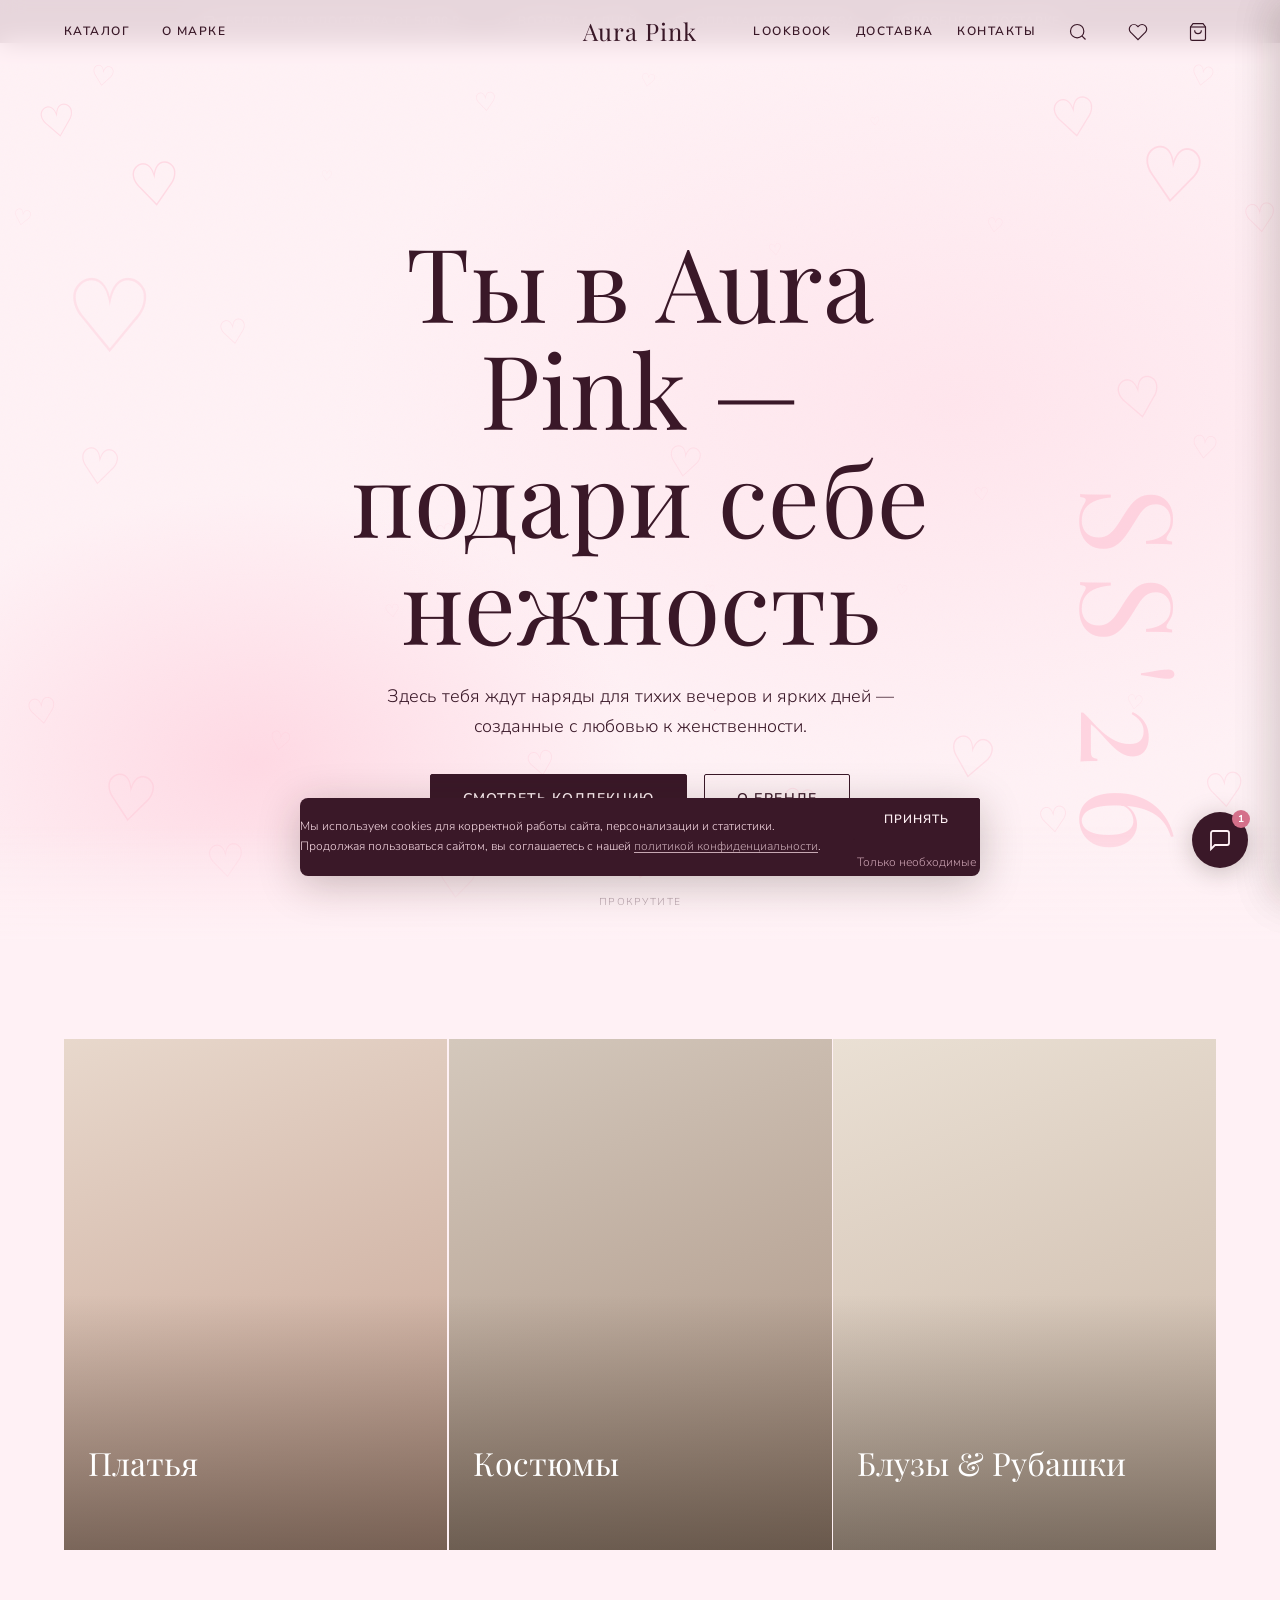
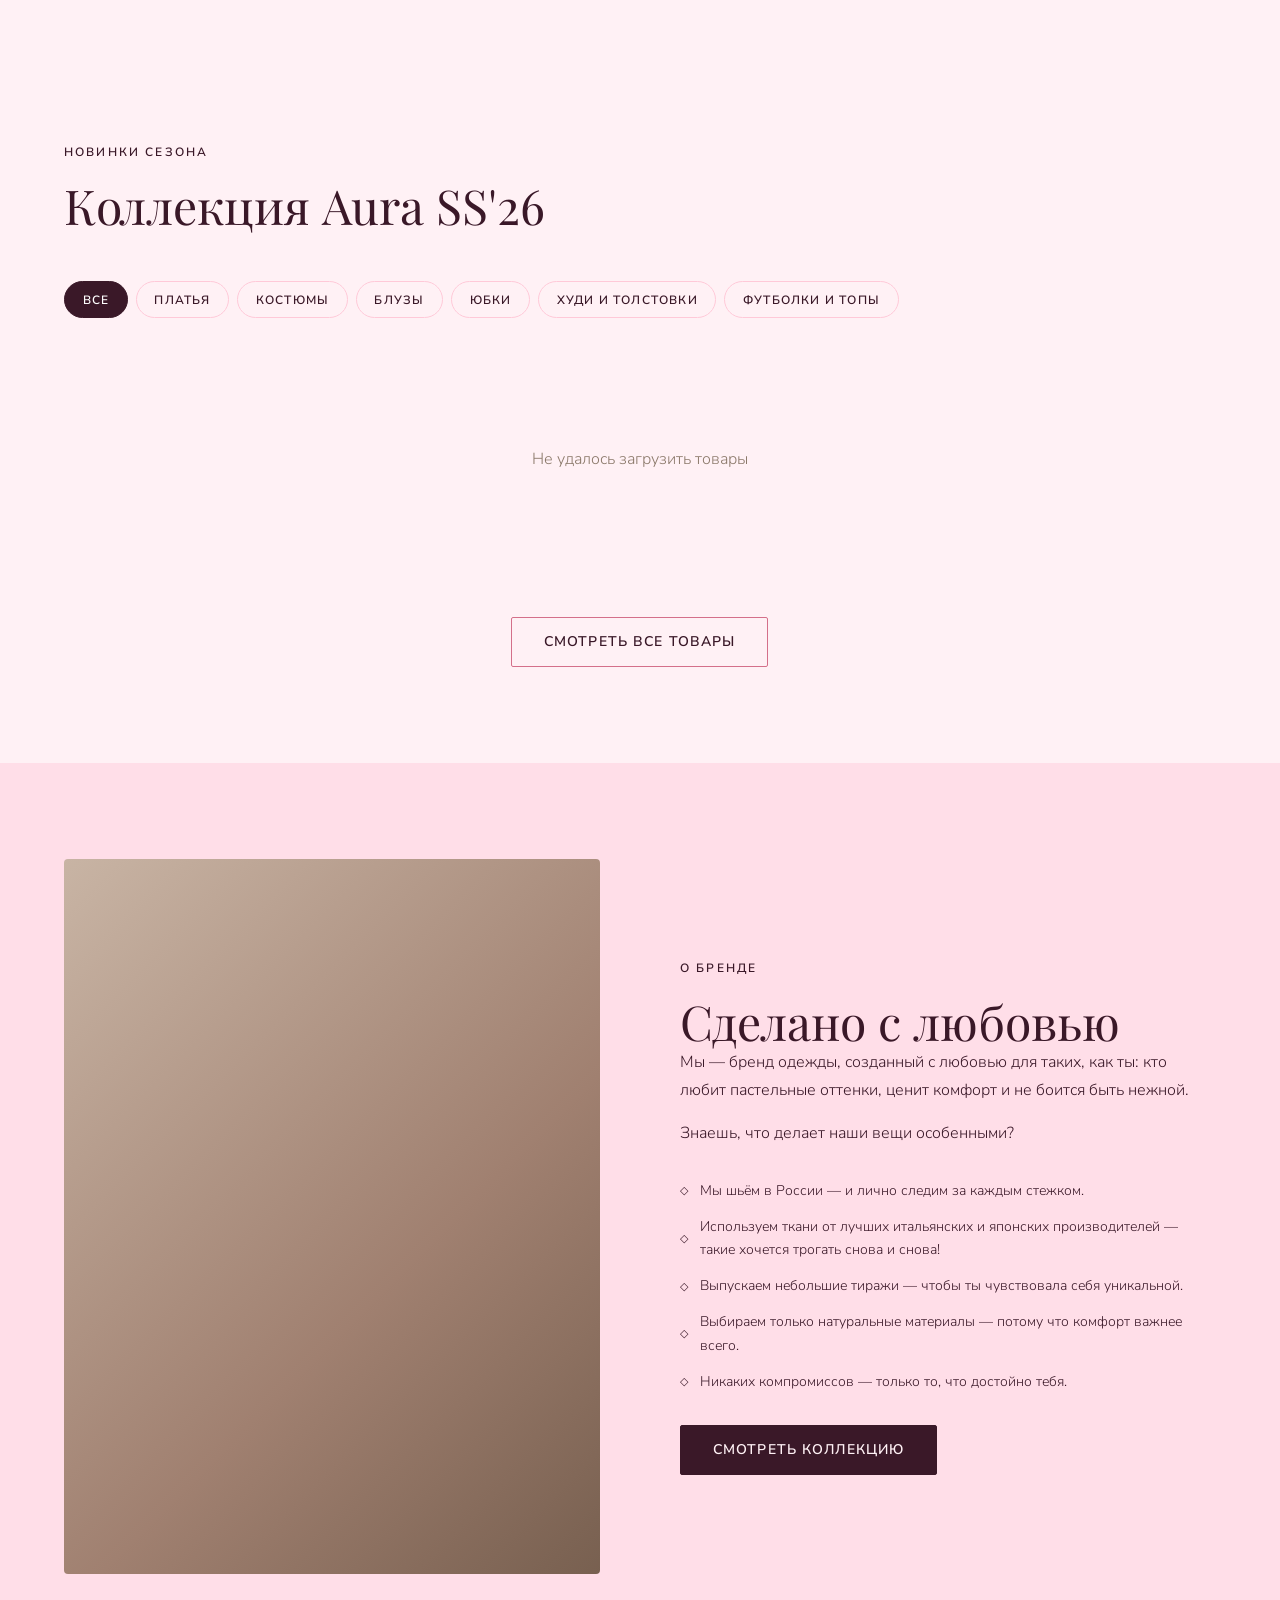
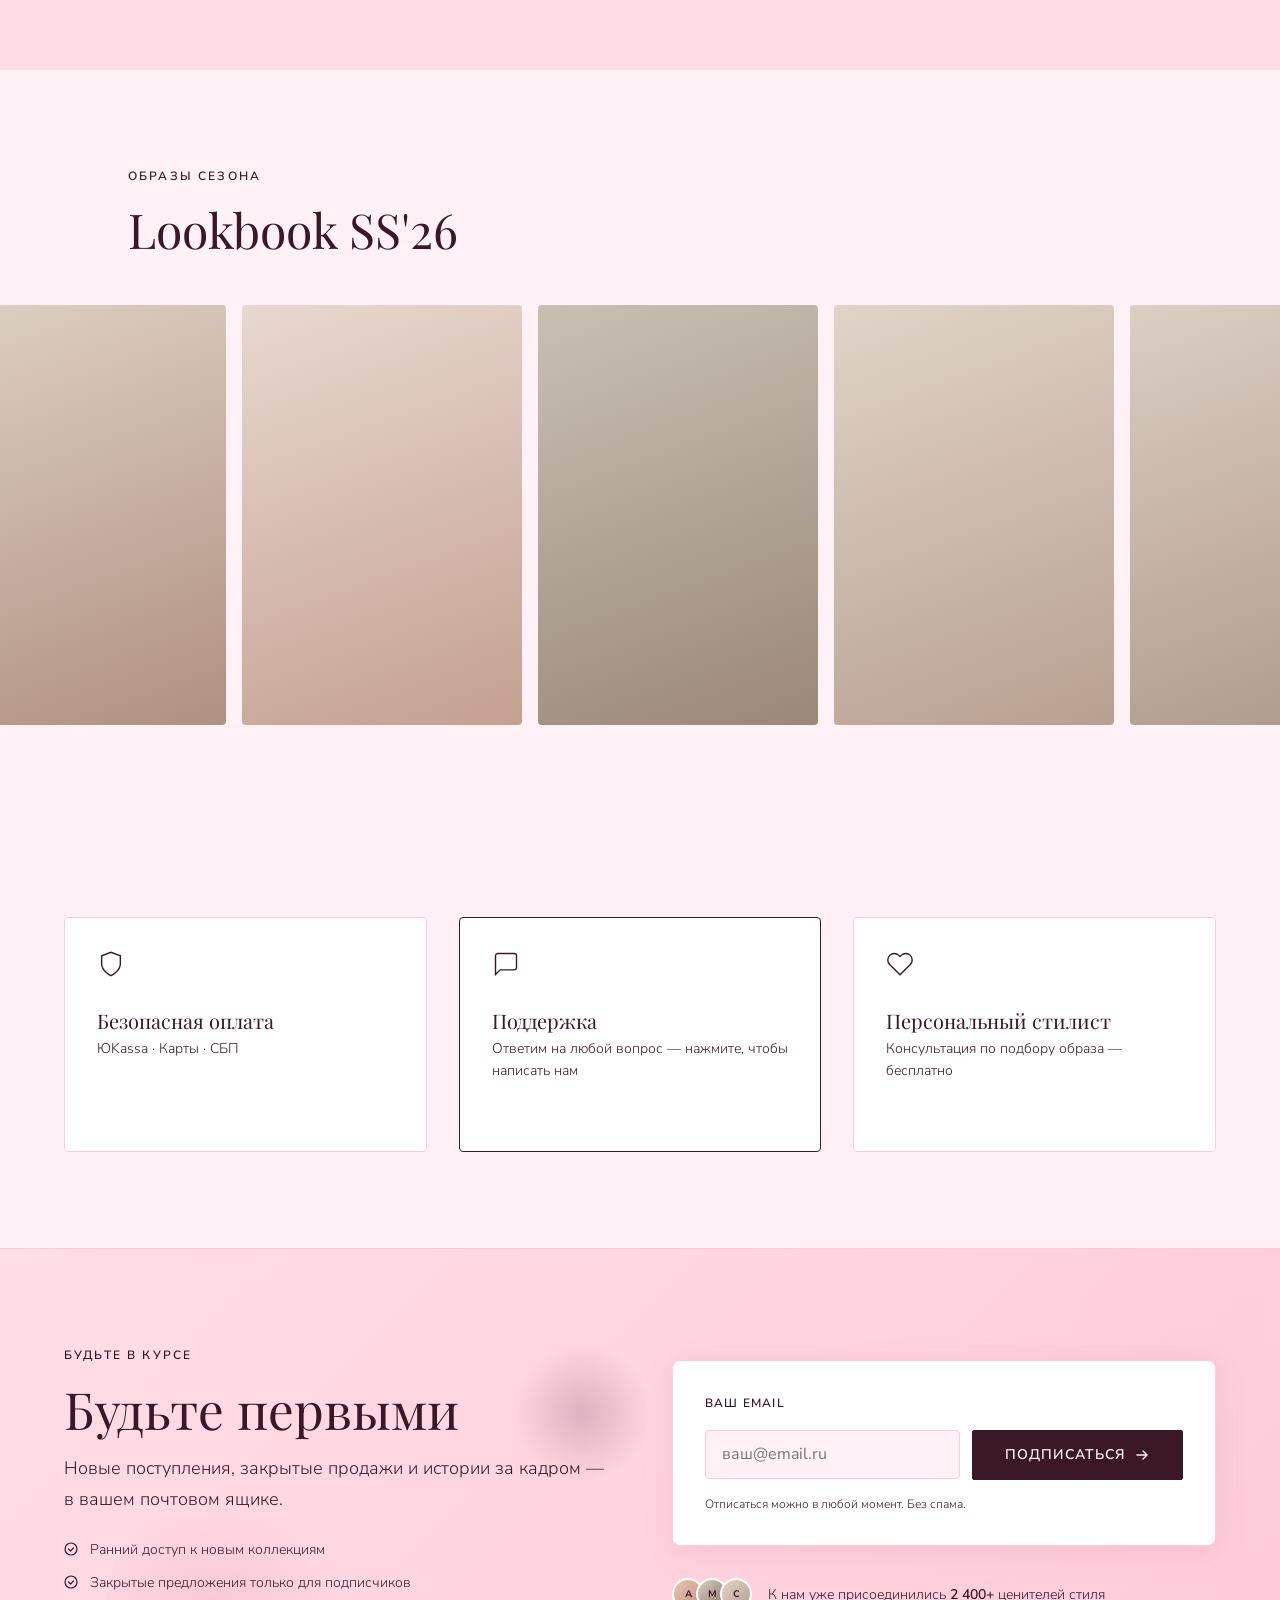
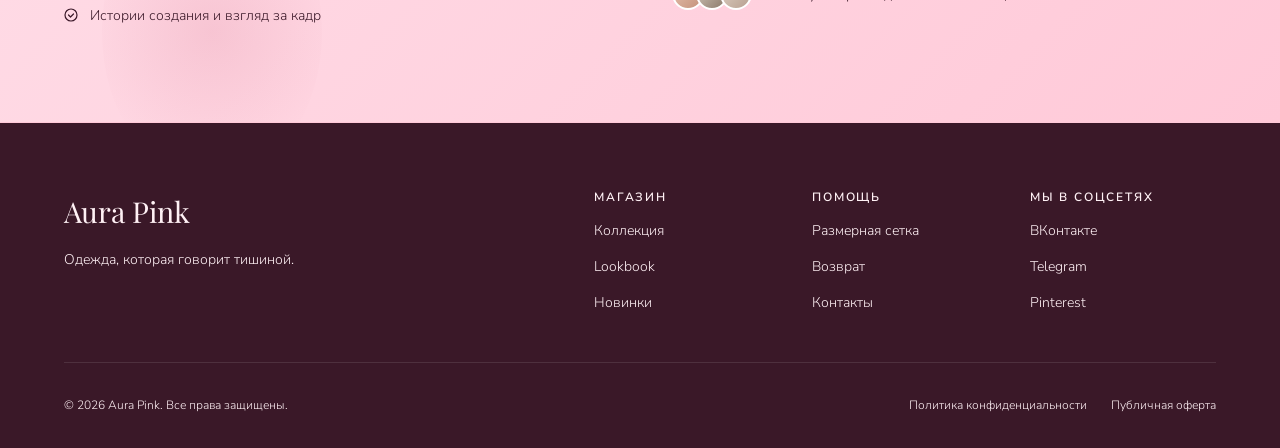
<file: index.html>
<!DOCTYPE html>
<html lang="ru">
<head>
  <!-- Yandex.Metrika counter -->
  <script type="text/javascript">
    (function(m,e,t,r,i,k,a){
      m[i]=m[i]||function(){(m[i].a=m[i].a||[]).push(arguments)};
      m[i].l=1*new Date();
      for (var j = 0; j < document.scripts.length; j++) {if (document.scripts[j].src === r) { return; }}
      k=e.createElement(t),a=e.getElementsByTagName(t)[0],k.async=1,k.src=r,a.parentNode.insertBefore(k,a)
    })(window, document,'script','https://mc.yandex.ru/metrika/tag.js?id=109393999','ym');
    ym(109393999, 'init', {ssr:true, webvisor:true, clickmap:true, ecommerce:'dataLayer', referrer: document.referrer, url: location.href, accurateTrackBounce:true, trackLinks:true});
  </script>
  <noscript><div><img src="https://mc.yandex.ru/watch/109393999" style="position:absolute; left:-9999px;" alt="" /></div></noscript>
  <!-- /Yandex.Metrika counter -->
  <meta charset="UTF-8" />
  <meta name="viewport" content="width=device-width, initial-scale=1.0, viewport-fit=cover" />
  <title>Aura Pink — Женская одежда</title>
  <meta name="theme-color" content="#FFF1F5" />
  <meta name="apple-mobile-web-app-capable" content="yes" />
  <meta name="apple-mobile-web-app-status-bar-style" content="default" />
  <meta name="description" content="Aura Pink — магазин женской одежды. Тихая роскошь, натуральные ткани, безупречный крой." />
  <link rel="preconnect" href="https://fonts.googleapis.com" />
  <link rel="preconnect" href="https://fonts.gstatic.com" crossorigin />
  <link href="https://fonts.googleapis.com/css2?family=Playfair+Display:ital,wght@0,400;0,600;0,700;1,400;1,600&family=Nunito+Sans:ital,wght@0,300;0,400;0,600;1,300&display=swap" rel="stylesheet" />
  <link rel="stylesheet" href="css/style.css" />
</head>
<body>

  <!-- ─── НАВИГАЦИЯ ─────────────────────────────────────── -->
  <header class="site-header" id="site-header">
    <div class="header-inner">
<nav class="nav-left">
        <a href="catalog.html" class="nav-link">Каталог</a>
        <a href="#about" class="nav-link">О марке</a>
        <a href="#lookbook" class="nav-link nav-link--medium">Lookbook</a>
        <a href="delivery.html" class="nav-link nav-link--medium">Доставка</a>
        <a href="contacts.html" class="nav-link nav-link--medium">Контакты</a>
      </nav>

      <a href="#" class="logo" aria-label="Aura Pink — на главную">
        <span class="logo-text">Aura Pink</span>
      </a>

      <nav class="nav-right">
        <a href="#lookbook" class="nav-link">Lookbook</a>
        <a href="delivery.html" class="nav-link">Доставка</a>
        <a href="contacts.html" class="nav-link">Контакты</a>

        <!-- Поиск -->
        <button class="nav-icon-btn" id="search-toggle" aria-label="Поиск" aria-expanded="false">
          <svg width="20" height="20" viewBox="0 0 24 24" fill="none" stroke="currentColor" stroke-width="1.4"><circle cx="11" cy="11" r="8"/><line x1="21" y1="21" x2="16.65" y2="16.65"/></svg>
        </button>

        <!-- Избранное -->
        <button class="nav-icon-btn" id="wishlist-toggle" aria-label="Избранное">
          <svg width="20" height="20" viewBox="0 0 24 24" fill="none" stroke="currentColor" stroke-width="1.4"><path d="M20.84 4.61a5.5 5.5 0 00-7.78 0L12 5.67l-1.06-1.06a5.5 5.5 0 00-7.78 7.78l1.06 1.06L12 21.23l7.78-7.78 1.06-1.06a5.5 5.5 0 000-7.78z"/></svg>
          <span class="wishlist-count" id="wishlist-count" aria-live="polite"></span>
        </button>

        <!-- Корзина -->
        <button class="nav-icon-btn cart-btn" aria-label="Корзина" id="cart-toggle">
          <span class="cart-icon">
            <svg width="20" height="20" viewBox="0 0 24 24" fill="none" stroke="currentColor" stroke-width="1.4">
              <path d="M6 2L3 6v14a2 2 0 002 2h14a2 2 0 002-2V6l-3-4z"/>
              <line x1="3" y1="6" x2="21" y2="6"/>
              <path d="M16 10a4 4 0 01-8 0"/>
            </svg>
          </span>
          <span class="cart-count" id="cart-count" aria-live="polite">0</span>
        </button>

        <button class="burger" aria-label="Меню" id="burger">
          <span></span><span></span><span></span>
        </button>
      </nav>
    </div>
  </header>

  <div class="mobile-nav" id="mobile-nav" aria-hidden="true">
    <a href="catalog.html" class="mobile-nav-link">Каталог</a>
    <a href="#about" class="mobile-nav-link">О марке</a>
    <a href="#lookbook" class="mobile-nav-link">Lookbook</a>
    <a href="delivery.html" class="mobile-nav-link">Доставка</a>
    <a href="contacts.html" class="mobile-nav-link">Контакты</a>
  </div>
  </div><!-- /.mobile-nav -->


  <!-- ─── ПОИСК ───────────────────────────────────────────── -->
  <div class="search-overlay" id="search-overlay" aria-hidden="true">
    <div class="search-panel">
      <div class="search-input-wrap">
        <svg class="search-input-icon" width="18" height="18" viewBox="0 0 24 24" fill="none" stroke="currentColor" stroke-width="1.4"><circle cx="11" cy="11" r="8"/><line x1="21" y1="21" x2="16.65" y2="16.65"/></svg>
        <input type="search" class="search-input" id="search-input" placeholder="Поиск" autocomplete="off" aria-label="Поиск по сайту" />
        <button class="search-close" id="search-close" aria-label="Закрыть поиск">
          <svg width="18" height="18" viewBox="0 0 24 24" fill="none" stroke="currentColor" stroke-width="1.8"><line x1="18" y1="6" x2="6" y2="18"/><line x1="6" y1="6" x2="18" y2="18"/></svg>
        </button>
      </div>
      <div class="search-tags">
        <button class="search-tag">Платья</button>
        <button class="search-tag">Костюмы</button>
        <button class="search-tag">Блузы</button>
        <button class="search-tag">Юбки</button>
        <button class="search-tag">Рубашки</button>
        <button class="search-tag">Новинки</button>
        <button class="search-tag">Скидки</button>
        <button class="search-tag">Лён</button>
      </div>
    </div>
  </div>

  <!-- ─── ДОСТАВКА-СТРИП ──────────────────────────────── -->
  <div class="delivery-strip">
    <div class="delivery-strip-inner">
      <span class="delivery-strip-item">
        <svg width="14" height="14" viewBox="0 0 24 24" fill="none" stroke="currentColor" stroke-width="1.8"><rect x="1" y="3" width="15" height="13"/><path d="M16 8h4l3 5v3h-7V8z"/><circle cx="5.5" cy="18.5" r="2.5"/><circle cx="18.5" cy="18.5" r="2.5"/></svg>
        Бесплатная доставка от 5 000 ₽
      </span>
      <span class="delivery-strip-dot">·</span>
      <span class="delivery-strip-item">
        <svg width="14" height="14" viewBox="0 0 24 24" fill="none" stroke="currentColor" stroke-width="1.8"><polyline points="23 6 13.5 15.5 8.5 10.5 1 18"/><polyline points="17 6 23 6 23 12"/></svg>
        Возврат 14 дней
      </span>
      <span class="delivery-strip-dot">·</span>
      <span class="delivery-strip-item">
        <svg width="14" height="14" viewBox="0 0 24 24" fill="none" stroke="currentColor" stroke-width="1.8"><path d="M12 22s8-4 8-10V5l-8-3-8 3v7c0 6 8 10 8 10z"/></svg>
        Оплата через ЮKassa
      </span>
      <span class="delivery-strip-dot">·</span>
      <a href="delivery.html" class="delivery-strip-item delivery-strip-link">
        Подробнее о доставке →
      </a>
    </div>
  </div>

  <!-- ─── HERO ──────────────────────────────────────────── -->
  <section class="hero" aria-label="Главный баннер">
    <div class="hero-bg">
      <div class="hero-noise"></div>
      <div class="hero-gradient"></div>
    </div>

    <div class="hero-content">
      <h1 class="hero-title reveal">
        <span class="line">Ты в Aura Pink —</span>
        <span class="line italic">подари себе нежность</span>
      </h1>
      <p class="hero-desc reveal">Здесь тебя ждут наряды для тихих вечеров и ярких дней —<br>созданные с любовью к женственности.</p>
      <div class="hero-cta reveal">
        <a href="catalog.html" class="btn btn--primary">Смотреть коллекцию</a>
        <a href="#about" class="btn btn--ghost">О бренде</a>
      </div>
    </div>

    <div class="hero-scroll-hint" aria-hidden="true"><span class="scroll-label">прокрутите</span></div>

    <div class="hero-deco hero-deco--1" aria-hidden="true">SS'26</div>
    <div class="hero-deco hero-deco--2" aria-hidden="true">♡</div>
    <div class="hero-hearts" id="hero-hearts" aria-hidden="true"></div>
  </section>

  <!-- ─── КАТЕГОРИИ ─────────────────────────────────────── -->
  <section class="categories section" aria-label="Категории">
    <div class="container">
      <div class="categories-grid">
        <article class="category-card reveal" data-delay="0" data-category-filter="dress" role="button" tabindex="0" style="cursor:pointer">
          <div class="category-img category-img--1">
            <div class="category-overlay"></div>
          </div>
          <div class="category-info">
            <h3 class="category-name">Платья</h3>
            <span class="category-link" id="count-dress">Загрузка...</span>
          </div>
        </article>

        <article class="category-card reveal" data-delay="1" data-category-filter="suit" role="button" tabindex="0" style="cursor:pointer">
          <div class="category-img category-img--2">
            <div class="category-overlay"></div>
          </div>
          <div class="category-info">
            <h3 class="category-name">Костюмы</h3>
            <span class="category-link" id="count-suit">Загрузка...</span>
          </div>
        </article>

        <article class="category-card reveal" data-delay="2" data-category-filter="blouse" role="button" tabindex="0" style="cursor:pointer">
          <div class="category-img category-img--3">
            <div class="category-overlay"></div>
          </div>
          <div class="category-info">
            <h3 class="category-name">Блузы & Рубашки</h3>
            <span class="category-link" id="count-blouse">Загрузка...</span>
          </div>
        </article>
      </div>
    </div>
  </section>

  <!-- ─── КОЛЛЕКЦИЯ ─────────────────────────────────────── -->
  <section class="collection section" id="collection" aria-label="Коллекция">
    <div class="container">
      <header class="section-header reveal">
        <p class="section-eyebrow">Новинки сезона</p>
        <h2 class="section-title">Коллекция Aura&nbsp;SS'26</h2>
      </header>

      <div class="filters reveal">
        <button class="filter-btn active" data-filter="all">Все</button>
        <button class="filter-btn" data-filter="dress">Платья</button>
        <button class="filter-btn" data-filter="suit">Костюмы</button>
        <button class="filter-btn" data-filter="blouse">Блузы</button>
        <button class="filter-btn" data-filter="skirt">Юбки</button>
        <button class="filter-btn" data-filter="hoodie">Худи и толстовки</button>
        <button class="filter-btn" data-filter="tshirt">Футболки и топы</button>
      </div>

      <div class="products-grid" id="products-grid" aria-label="Список товаров">
        <div class="products-loading" id="products-loading"><span class="loading-dot"></span><span class="loading-dot"></span><span class="loading-dot"></span></div>
      </div>

      <div class="collection-footer reveal">
        <a href="catalog.html" class="btn btn--outline" id="btn-show-all">Смотреть все товары</a>
      </div>
    </div>
  </section>

  <!-- ─── О МАРКЕ ───────────────────────────────────────── -->
  <section class="about-banner section" id="about" aria-label="О марке">
    <div class="about-inner">
      <div class="about-img-block">
        <div class="about-img"></div>

      </div>

      <div class="about-content">
        <p class="section-eyebrow reveal">О бренде</p>
        <h2 class="section-title reveal">Сделано с&nbsp;любовью</h2>
        <p class="about-text reveal">Мы — бренд одежды, созданный с любовью для таких, как ты: кто любит пастельные оттенки, ценит комфорт и не боится быть нежной.</p>
        <p class="about-text reveal">Знаешь, что делает наши вещи особенными?</p>
        <ul class="about-values reveal">
          <li class="value-item"><span class="value-icon">◇</span><span>Мы шьём в России — и лично следим за каждым стежком.</span></li>
          <li class="value-item"><span class="value-icon">◇</span><span>Используем ткани от лучших итальянских и японских производителей — такие хочется трогать снова и снова!</span></li>
          <li class="value-item"><span class="value-icon">◇</span><span>Выпускаем небольшие тиражи — чтобы ты чувствовала себя уникальной.</span></li>
          <li class="value-item"><span class="value-icon">◇</span><span>Выбираем только натуральные материалы — потому что комфорт важнее всего.</span></li>
          <li class="value-item"><span class="value-icon">◇</span><span>Никаких компромиссов — только то, что достойно тебя.</span></li>
        </ul>
        <a href="catalog.html" class="btn btn--primary reveal">Смотреть коллекцию</a>
      </div>
    </div>
  </section>

  <!-- ─── LOOKBOOK ────────────────────────────────────── -->
  <section class="lookbook section" id="lookbook" aria-label="Lookbook">
    <div class="container">
      <header class="section-header reveal">
        <p class="section-eyebrow">Образы сезона</p>
        <h2 class="section-title">Lookbook SS'26</h2>
      </header>
    </div>

    <div class="lookbook-strip" id="lookbook-strip">
      <div class="lookbook-track" id="lookbook-track">
        <div class="look look--1"></div>
        <div class="look look--2"></div>
        <div class="look look--3"></div>
        <div class="look look--4"></div>
        <div class="look look--5"></div>
        <div class="look look--6"></div>
        <div class="look look--1" aria-hidden="true"></div>
        <div class="look look--2" aria-hidden="true"></div>
        <div class="look look--3" aria-hidden="true"></div>
        <div class="look look--4" aria-hidden="true"></div>
        <div class="look look--5" aria-hidden="true"></div>
        <div class="look look--6" aria-hidden="true"></div>
        <div class="look look--1" aria-hidden="true"></div>
        <div class="look look--2" aria-hidden="true"></div>
        <div class="look look--3" aria-hidden="true"></div>
        <div class="look look--4" aria-hidden="true"></div>
        <div class="look look--5" aria-hidden="true"></div>
        <div class="look look--6" aria-hidden="true"></div>
        <div class="look look--1" aria-hidden="true"></div>
        <div class="look look--2" aria-hidden="true"></div>
        <div class="look look--3" aria-hidden="true"></div>
        <div class="look look--4" aria-hidden="true"></div>
        <div class="look look--5" aria-hidden="true"></div>
        <div class="look look--6" aria-hidden="true"></div>
      </div>
    </div>
  </section>

  <!-- ─── ПРЕИМУЩЕСТВА ─────────────────────────────────── -->
  <section class="perks section" aria-label="Преимущества">
    <div class="container">
      <div class="perks-grid">

        <div class="perk reveal" data-delay="0">
          <div class="perk-icon">
            <svg width="28" height="28" viewBox="0 0 24 24" fill="none" stroke="currentColor" stroke-width="1.2"><path d="M12 22s8-4 8-10V5l-8-3-8 3v7c0 6 8 10 8 10z"/></svg>
          </div>
          <div class="perk-content">
          <h4 class="perk-title">Безопасная оплата</h4>
          <p class="perk-text">ЮKassa · Карты · СБП</p>
          </div>
        </div>

        <div class="perk perk--support reveal" data-delay="1" id="perk-support" role="button" tabindex="0" aria-label="Открыть чат поддержки">
          <div class="perk-icon">
            <svg width="28" height="28" viewBox="0 0 24 24" fill="none" stroke="currentColor" stroke-width="1.2"><path d="M21 15a2 2 0 01-2 2H7l-4 4V5a2 2 0 012-2h14a2 2 0 012 2z"/></svg>
          </div>
          <div class="perk-content">
          <h4 class="perk-title">Поддержка</h4>
          <p class="perk-text">Ответим на любой вопрос — нажмите, чтобы написать нам</p>
          </div>
          <span class="perk-cta">Написать →</span>
        </div>

        <div class="perk reveal" data-delay="2">
          <div class="perk-icon">
            <svg width="28" height="28" viewBox="0 0 24 24" fill="none" stroke="currentColor" stroke-width="1.2"><path d="M20.84 4.61a5.5 5.5 0 00-7.78 0L12 5.67l-1.06-1.06a5.5 5.5 0 00-7.78 7.78l1.06 1.06L12 21.23l7.78-7.78 1.06-1.06a5.5 5.5 0 000-7.78z"/></svg>
          </div>
          <div class="perk-content">
          <h4 class="perk-title">Персональный стилист</h4>
          <p class="perk-text">Консультация по подбору образа — бесплатно</p>
          </div>
        </div>

      </div>
    </div>
  </section>

  <!-- ─── ПОДПИСКА ──────────────────────────────────────── -->
  <section class="subscribe section" aria-label="Подписка на новости">
    <div class="subscribe-bg-decor" aria-hidden="true">
      <span class="subscribe-petal subscribe-petal--1"></span>
      <span class="subscribe-petal subscribe-petal--2"></span>
      <span class="subscribe-petal subscribe-petal--3"></span>
    </div>
    <div class="container">
      <div class="subscribe-inner reveal">
        <div class="subscribe-content">
          <p class="section-eyebrow">Будьте в&nbsp;курсе</p>
          <h2 class="subscribe-title">Будьте первыми</h2>
          <p class="subscribe-text">Новые поступления, закрытые продажи и&nbsp;истории за&nbsp;кадром — в&nbsp;вашем почтовом ящике.</p>
          <ul class="subscribe-perks" aria-label="Что вы получите">
            <li class="subscribe-perk-item">
              <svg class="subscribe-perk-icon" width="14" height="14" viewBox="0 0 14 14" fill="none" aria-hidden="true"><circle cx="7" cy="7" r="6" stroke="currentColor" stroke-width="1.2"/><path d="M4.5 7l2 2 3-3" stroke="currentColor" stroke-width="1.2" stroke-linecap="round" stroke-linejoin="round"/></svg>
              Ранний доступ к&nbsp;новым коллекциям
            </li>
            <li class="subscribe-perk-item">
              <svg class="subscribe-perk-icon" width="14" height="14" viewBox="0 0 14 14" fill="none" aria-hidden="true"><circle cx="7" cy="7" r="6" stroke="currentColor" stroke-width="1.2"/><path d="M4.5 7l2 2 3-3" stroke="currentColor" stroke-width="1.2" stroke-linecap="round" stroke-linejoin="round"/></svg>
              Закрытые предложения только для подписчиков
            </li>
            <li class="subscribe-perk-item">
              <svg class="subscribe-perk-icon" width="14" height="14" viewBox="0 0 14 14" fill="none" aria-hidden="true"><circle cx="7" cy="7" r="6" stroke="currentColor" stroke-width="1.2"/><path d="M4.5 7l2 2 3-3" stroke="currentColor" stroke-width="1.2" stroke-linecap="round" stroke-linejoin="round"/></svg>
              Истории создания и&nbsp;взгляд за&nbsp;кадр
            </li>
          </ul>
        </div>
        <div class="subscribe-form-wrap">
          <form class="subscribe-form" id="subscribe-form" novalidate>
            <label class="subscribe-label" for="subscribe-email">Ваш email</label>
            <div class="subscribe-input-wrap">
              <input type="email" id="subscribe-email" class="subscribe-input" placeholder="ваш@email.ru" aria-label="Email для подписки" required />
              <button type="submit" class="btn btn--primary subscribe-submit">
                <span>Подписаться</span>
                <svg width="16" height="16" viewBox="0 0 16 16" fill="none" aria-hidden="true"><path d="M3 8h10M9 4l4 4-4 4" stroke="currentColor" stroke-width="1.4" stroke-linecap="round" stroke-linejoin="round"/></svg>
              </button>
            </div>
            <p class="subscribe-note">Отписаться можно в&nbsp;любой момент. Без спама.</p>
          </form>
          <div class="subscribe-social-proof">
            <div class="subscribe-avatars" aria-hidden="true">
              <span class="subscribe-avatar" style="background: linear-gradient(135deg,#E8C4B4,#C4927A)">А</span>
              <span class="subscribe-avatar" style="background: linear-gradient(135deg,#D9CFC2,#8A7869)">М</span>
              <span class="subscribe-avatar" style="background: linear-gradient(135deg,#E0D4C8,#B8A090)">С</span>
            </div>
            <p class="subscribe-social-text">К&nbsp;нам уже присоединились <strong>2 400+</strong> ценителей стиля</p>
          </div>
        </div>
      </div>
    </div>
  </section>

<!-- ─── ФУТЕР ─────────────────────────────────────────── -->
  <!-- ─── КНОПКА НАВЕРХ ────────────────────────────────── -->
  <button class="back-to-top" id="back-to-top" aria-label="Наверх">
    <svg width="26" height="26" viewBox="0 0 24 24" fill="none" stroke="currentColor" stroke-width="2.5"><polyline points="18 15 12 9 6 15"/></svg>
  </button>

  <footer class="site-footer" aria-label="Подвал сайта">
    <div class="footer-inner">
      <div class="footer-top">
        <div class="footer-brand">
          <p class="footer-logo">Aura Pink</p>
          <p class="footer-tagline">Одежда, которая говорит тишиной.</p>
        </div>

        <nav class="footer-nav" aria-label="Навигация по разделам">
          <div class="footer-col">
            <p class="footer-col-title">Магазин</p>
            <a href="catalog.html" class="footer-link">Коллекция</a>
            <a href="#lookbook" class="footer-link">Lookbook</a>
            <a href="catalog.html" class="footer-link">Новинки</a>
          </div>

          <div class="footer-col">
            <p class="footer-col-title">Помощь</p>
            <a href="sizeguide.html" class="footer-link">Размерная сетка</a>
            <a href="returns.html" class="footer-link">Возврат</a>
            <a href="contacts.html" class="footer-link">Контакты</a>
          </div>

          <div class="footer-col">
            <p class="footer-col-title">Мы в соцсетях</p>
            <a href="#" class="footer-link">ВКонтакте</a>
            <a href="#" class="footer-link">Telegram</a>
            <a href="#" class="footer-link">Pinterest</a>
          </div>
        </nav>
      </div>

      <div class="footer-bottom">
        <p class="footer-copy">© 2026 Aura Pink. Все права защищены.</p>
        <div class="footer-legal">
          <a href="privacy.html" class="footer-link-sm">Политика конфиденциальности</a>
          <a href="oferta.html" class="footer-link-sm">Публичная оферта</a>
        </div>
      </div>
    </div>
  </footer>

  <!-- ─── SIDEBAR КОРЗИНА ───────────────────────────────── -->
  <aside class="cart-sidebar" id="cart-sidebar" aria-label="Корзина" aria-hidden="true">
    <div class="cart-backdrop" id="cart-backdrop"></div>
    <div class="cart-panel">
      <header class="cart-header">
        <h2 class="cart-title">Корзина</h2>
        <button class="cart-close" id="cart-close" aria-label="Закрыть корзину">
          <svg width="20" height="20" viewBox="0 0 24 24" fill="none" stroke="currentColor" stroke-width="1.4"><line x1="18" y1="6" x2="6" y2="18"/><line x1="6" y1="6" x2="18" y2="18"/></svg>
        </button>
      </header>
      <div class="cart-body" id="cart-body">
        <div class="cart-empty" id="cart-empty">
          <p class="cart-empty-icon">◇</p>
          <p class="cart-empty-text">В корзине пока пусто</p>
          <a href="catalog.html" class="btn btn--ghost cart-empty-btn">Перейти в каталог</a>
        </div>
        <ul class="cart-items" id="cart-items" aria-live="polite"></ul>
      </div>
      <footer class="cart-footer" id="cart-footer" style="display:none;">
        <div class="cart-total-row">
          <span class="cart-total-label">Итого</span>
          <span class="cart-total-price" id="cart-total">0 ₽</span>
        </div>
        <button class="btn btn--primary cart-checkout" id="checkout-btn">Оформить заказ</button>
        <p class="cart-pay-note">Оплата через ЮKassa · Безопасно</p>
      </footer>
    </div>
  </aside>


  <!-- ─── SIDEBAR ИЗБРАННОЕ ────────────────────────────── -->
  <aside class="cart-sidebar" id="wishlist-sidebar" aria-label="Избранное" aria-hidden="true">
    <div class="cart-backdrop" id="wishlist-backdrop"></div>
    <div class="cart-panel">
      <header class="cart-header">
        <h2 class="cart-title">Избранное</h2>
        <button class="cart-close" id="wishlist-close" aria-label="Закрыть избранное">
          <svg width="20" height="20" viewBox="0 0 24 24" fill="none" stroke="currentColor" stroke-width="1.4"><line x1="18" y1="6" x2="6" y2="18"/><line x1="6" y1="6" x2="18" y2="18"/></svg>
        </button>
      </header>
      <div class="cart-body" id="wishlist-body">
        <div class="cart-empty" id="wishlist-empty">
          <p class="cart-empty-icon">♡</p>
          <p class="cart-empty-text">Вы ещё ничего не добавили</p>
          <a href="catalog.html" class="btn btn--ghost cart-empty-btn">Смотреть коллекцию</a>
        </div>
        <ul class="cart-items" id="wishlist-items" aria-live="polite"></ul>
      </div>
    </div>
  </aside>

  <!-- ─── МОДАЛКА РАЗМЕРА ──────────────────────────────── -->
  <div class="modal-overlay" id="size-modal" aria-hidden="true" role="dialog" aria-modal="true" aria-label="Выбор размера">
    <div class="modal-panel">
      <button class="modal-close" id="modal-close" aria-label="Закрыть">
        <svg width="18" height="18" viewBox="0 0 24 24" fill="none" stroke="currentColor" stroke-width="1.4"><line x1="18" y1="6" x2="6" y2="18"/><line x1="6" y1="6" x2="18" y2="18"/></svg>
      </button>
      <div class="modal-img-wrap">
        <div class="modal-product-img" id="modal-img"></div>
      </div>
      <div class="modal-content">
        <p class="modal-brand">Aura Pink</p>
        <h3 class="modal-product-name" id="modal-name"></h3>
        <p class="modal-price" id="modal-price"></p>
        <div class="modal-sizes">
          <p class="modal-label">Выберите размер</p>
          <div class="size-selector" id="size-selector">
            <button class="size-option" data-size="XS">XS</button>
            <button class="size-option" data-size="S">S</button>
            <button class="size-option active" data-size="M">M</button>
            <button class="size-option" data-size="L">L</button>
            <button class="size-option" data-size="XL">XL</button>
          </div>
        </div>
        <button class="btn btn--primary modal-add-to-cart" id="modal-add-btn">Добавить в корзину</button>
      </div>
    </div>
  </div>

  <!-- ─── ТОСТ ─────────────────────────────────────────── -->
  <div class="toast-container" id="toast-container" aria-live="polite" aria-atomic="true"></div>

  <!-- ─── МОДАЛКА ОПЛАТЫ ───────────────────────────────── -->
  <div class="modal-overlay" id="payment-modal" aria-hidden="true" role="dialog" aria-modal="true" aria-label="Оформление заказа">
    <div class="modal-panel modal-panel--payment">
      <button class="modal-close" id="payment-modal-close" aria-label="Закрыть">
        <svg width="18" height="18" viewBox="0 0 24 24" fill="none" stroke="currentColor" stroke-width="1.4"><line x1="18" y1="6" x2="6" y2="18"/><line x1="6" y1="6" x2="18" y2="18"/></svg>
      </button>
      <div class="payment-content">
        <div class="payment-header">
          <p class="modal-brand">Aura Pink</p>
          <h3 class="payment-title">Оформление заказа</h3>
        </div>
        <div class="payment-order-summary" id="payment-summary"></div>
        <div class="payment-form-section">
          <p class="modal-label">Контактные данные</p>
          <div class="payment-fields">
            <input type="text" class="payment-input" placeholder="Имя и фамилия" id="pay-name" />
            <input type="email" class="payment-input" placeholder="Email" id="pay-email" />
            <input type="tel" class="payment-input" placeholder="Телефон" id="pay-phone" />
          </div>
          <p class="modal-label" style="margin-top:1.5rem;">Адрес доставки</p>
          <div class="payment-fields">
            <input type="text" class="payment-input" placeholder="Город" id="pay-city" />
            <input type="text" class="payment-input" placeholder="Улица, дом, квартира" id="pay-address" />
            <input type="text" class="payment-input" placeholder="Индекс" id="pay-zip" />
          </div>
          <p class="modal-label" style="margin-top:1.5rem;">Способ оплаты</p>
          <div class="payment-methods">
            <label class="pay-method active" data-method="bank_card">
              <input type="radio" name="pay_method" value="bank_card" checked hidden/>
              <span class="pay-method-label">Банковская карта</span>
            </label>
            <label class="pay-method" data-method="sbp">
              <input type="radio" name="pay_method" value="sbp" hidden/>
              <span class="pay-method-label">СБП</span>
            </label>
            <label class="pay-method" data-method="yoo_money">
              <input type="radio" name="pay_method" value="yoo_money" hidden/>
              <span class="pay-method-label">ЮMoney</span>
            </label>
          </div>
        </div>
        <div class="payment-total-row">
          <span>Итого к оплате</span>
          <strong id="payment-total-display">0 ₽</strong>
        </div>
        <button class="btn btn--primary payment-submit" id="payment-submit-btn">
          Перейти к оплате через ЮKassa
        </button>
        <p class="cart-pay-note">Платёж обрабатывается сервисом ЮKassa.<br>256-bit SSL шифрование.</p>
        <div id="yokassa-widget-container"></div>
      </div>
    </div>
  </div>

  <!-- ─── ЧАТ ПОДДЕРЖКИ ────────────────────────────────── -->
  <div class="support-widget" id="support-widget" aria-label="Чат поддержки">
    <div class="support-chat" id="support-chat" aria-hidden="true">
      <div class="support-chat-header">
        <div class="support-avatar">AP</div>
        <div class="support-info">
          <p class="support-name">Aura Pink</p>
          <p class="support-status">
            <span class="support-online-dot"></span>Онлайн · ответим быстро
          </p>
        </div>
        <button class="support-chat-close" id="support-chat-close" aria-label="Закрыть чат">
          <svg width="16" height="16" viewBox="0 0 24 24" fill="none" stroke="currentColor" stroke-width="2"><line x1="18" y1="6" x2="6" y2="18"/><line x1="6" y1="6" x2="18" y2="18"/></svg>
        </button>
      </div>

      <div class="support-messages" id="support-messages">
        <div class="support-msg support-msg--in">
          <p>Привет! 👋 Рада вас видеть в Aura Pink.</p>
          <p>Если есть вопросы по размеру или составу — спрашивайте, я помогу.</p>
        </div>
      </div>

      <div class="support-input-row">
        <input type="text" class="support-input" id="support-input" placeholder="Написать сообщение…" aria-label="Сообщение поддержке" maxlength="500" />
        <button class="support-send" id="support-send" aria-label="Отправить">
          <svg width="18" height="18" viewBox="0 0 24 24" fill="none" stroke="currentColor" stroke-width="2"><line x1="22" y1="2" x2="11" y2="13"/><polygon points="22 2 15 22 11 13 2 9 22 2"/></svg>
        </button>
      </div>
    </div>

    <button class="support-fab" id="support-fab" aria-label="Открыть чат поддержки" aria-expanded="false">
      <span class="support-fab-icon support-fab-icon--chat">
        <svg width="24" height="24" viewBox="0 0 24 24" fill="none" stroke="currentColor" stroke-width="1.8"><path d="M21 15a2 2 0 01-2 2H7l-4 4V5a2 2 0 012-2h14a2 2 0 012 2z"/></svg>
      </span>
      <span class="support-fab-icon support-fab-icon--close">
        <svg width="26" height="26" viewBox="0 0 24 24" fill="none" stroke="currentColor" stroke-width="2"><line x1="18" y1="6" x2="6" y2="18"/><line x1="6" y1="6" x2="18" y2="18"/></svg>
      </span>
      <span class="support-fab-badge" id="support-badge" aria-hidden="true">1</span>
    </button>
  </div>


  <!-- ─── COOKIE БАННЕР ───────────────────────────────────── -->
  <div class="cookie-banner" id="cookie-banner" role="alertdialog" aria-label="Использование cookies" aria-hidden="true">
    <p class="cookie-text">
      Мы используем cookies для корректной работы сайта, персонализации и статистики.
      Продолжая пользоваться сайтом, вы соглашаетесь с нашей
      <a href="privacy.html" class="cookie-link">политикой конфиденциальности</a>.
    </p>
    <div class="cookie-actions">
      <button class="btn btn--primary cookie-accept" id="cookie-accept">Принять</button>
      <button class="cookie-decline" id="cookie-decline">Только необходимые</button>
    </div>
  </div>

  <script src="js/script.js"></script>
  <script src="js/supabase.js"></script>
  <script>
    // Back to top
    const _btt = document.getElementById('back-to-top');
    if (_btt) {
      window.addEventListener('scroll', () => {
        _btt.classList.toggle('visible', window.scrollY > 300);
      }, { passive: true });
      _btt.addEventListener('click', () => window.scrollTo({ top: 0, behavior: 'smooth' }));
    }
  </script>
<script>
(function() {
  const container = document.getElementById('hero-hearts');
  if (!container) return;
  const hero = container.closest('.hero');
  const W = hero ? hero.offsetWidth : window.innerWidth;
  const H = hero ? hero.offsetHeight : window.innerHeight;

  const hearts = [
    [0.03, 0.06, 44, -10, 0.55],
    [0.07, 0.02, 28,   8, 0.40],
    [0.10, 0.12, 60,  -5, 0.58],
    [0.01, 0.18, 22,  12, 0.32],
    [0.17, 0.30, 34,  -8, 0.36],
    [0.06, 0.44, 50,   6, 0.42],
    [0.37, 0.05, 26,  -5, 0.36],
    [0.50, 0.03, 18,  10, 0.28],
    [0.52, 0.44, 42,   8, 0.38],
    [0.34, 0.53, 22, -12, 0.30],
    [0.82, 0.05, 54,  -8, 0.50],
    [0.89, 0.10, 76,   5, 0.56],
    [0.93, 0.02, 28,  12, 0.36],
    [0.97, 0.17, 40,  -6, 0.40],
    [0.77, 0.19, 20,   8, 0.28],
    [0.87, 0.36, 56, -10, 0.46],
    [0.93, 0.43, 32,   6, 0.36],
    [0.76, 0.49, 18,  -5, 0.28],
    [0.02, 0.72, 36,  -8, 0.40],
    [0.08, 0.80, 64,   6, 0.50],
    [0.16, 0.88, 46,  -5, 0.46],
    [0.21, 0.76, 26,  10, 0.36],
    [0.27, 0.84, 80,  -8, 0.55],
    [0.34, 0.90, 50,   5, 0.46],
    [0.41, 0.78, 34, -10, 0.38],
    [0.48, 0.86, 68,   8, 0.50],
    [0.55, 0.72, 22,  -5, 0.32],
    [0.61, 0.82, 42,   6, 0.40],
    [0.68, 0.88, 28,  -8, 0.36],
    [0.74, 0.76, 56,  10, 0.46],
    [0.81, 0.84, 36,  -6, 0.40],
    [0.88, 0.72, 20,   8, 0.30],
    [0.94, 0.80, 48,  -5, 0.42],
    [0.25, 0.14, 14,   5, 0.26],
    [0.60, 0.22, 16,  -8, 0.26],
    [0.55, 0.60, 12,   6, 0.22],
    [0.30, 0.62, 18,  -6, 0.28],
    [0.70, 0.60, 14,   8, 0.22],
    [0.68, 0.08, 12,  -5, 0.24],
  ];

  hearts.forEach(([xr, yr, size, rot, op]) => {
    const el = document.createElement('span');
    el.className = 'hero-heart';
    el.textContent = '♡';
    el.style.cssText = `left:${xr*100}%;top:${yr*100}%;font-size:${size}px;transform:rotate(${rot}deg);opacity:${op};`;
    container.appendChild(el);
  });
})();
</script>

  <script>
    /* ── Header layout switcher ──────────────────────────
       В режиме ПК на телефоне (viewport ~980px) переключаем
       хедер на двухрядный макет через JS-класс.
       Порог 769–1050px определён по реальному innerWidth.
    ─────────────────────────────────────────────────────── */
    (function() {
      var header = document.getElementById('site-header');
      function checkLayout() {
        var w = window.innerWidth;
        if (w >= 769 && w <= 1050) {
          header.classList.add('header-two-row');
          document.documentElement.style.setProperty('--header-h', '100px');
        } else {
          header.classList.remove('header-two-row');
          document.documentElement.style.removeProperty('--header-h');
        }
      }
      checkLayout();
      window.addEventListener('resize', checkLayout);
    })();
  </script>
</body>
</html>
</file>
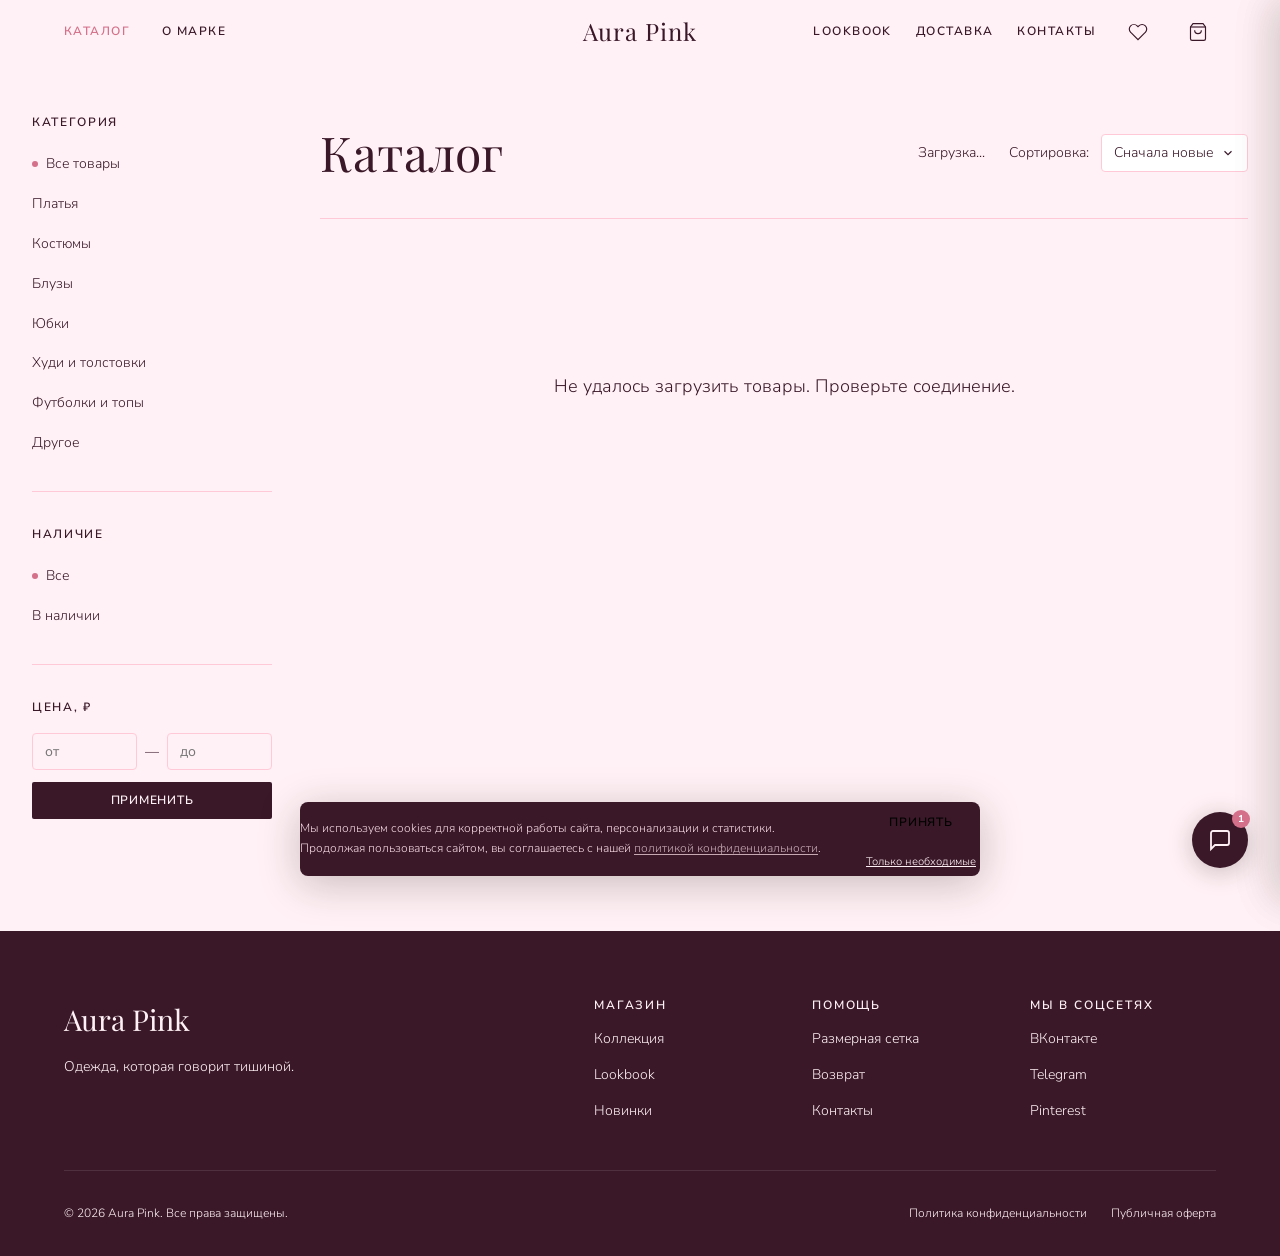
<file: catalog.html>
<!DOCTYPE html>
<html lang="ru">
<head>
  <!-- Yandex.Metrika counter -->
  <script type="text/javascript">
    (function(m,e,t,r,i,k,a){
      m[i]=m[i]||function(){(m[i].a=m[i].a||[]).push(arguments)};
      m[i].l=1*new Date();
      for (var j = 0; j < document.scripts.length; j++) {if (document.scripts[j].src === r) { return; }}
      k=e.createElement(t),a=e.getElementsByTagName(t)[0],k.async=1,k.src=r,a.parentNode.insertBefore(k,a)
    })(window, document,'script','https://mc.yandex.ru/metrika/tag.js?id=109393999','ym');
    ym(109393999, 'init', {ssr:true, webvisor:true, clickmap:true, ecommerce:'dataLayer', referrer: document.referrer, url: location.href, accurateTrackBounce:true, trackLinks:true});
  </script>
  <noscript><div><img src="https://mc.yandex.ru/watch/109393999" style="position:absolute; left:-9999px;" alt="" /></div></noscript>
  <!-- /Yandex.Metrika counter -->
  <meta charset="UTF-8" />
  <meta name="viewport" content="width=device-width, initial-scale=1.0, viewport-fit=cover" />
  <title>Каталог — Aura Pink</title>
  <meta name="description" content="Каталог женской одежды Aura Pink — платья, костюмы, блузы." />
  <link rel="preconnect" href="https://fonts.googleapis.com" />
  <link rel="preconnect" href="https://fonts.gstatic.com" crossorigin />
  <link href="https://fonts.googleapis.com/css2?family=Playfair+Display:ital,wght@0,400;0,600;0,700;1,400;1,600&family=Nunito+Sans:ital,wght@0,300;0,400;0,600;1,300&display=swap" rel="stylesheet" />
  <link rel="stylesheet" href="css/style.css" />
</head>
<body>

  <!-- ─── НАВИГАЦИЯ ─────────────────────────────────────── -->
  <header class="site-header" id="site-header">
    <div class="header-inner">
      <nav class="nav-left">
        <a href="catalog.html" class="nav-link" style="color:var(--color-rose)">Каталог</a>
        <a href="index.html#about" class="nav-link">О марке</a>
        <a href="index.html#lookbook" class="nav-link nav-link--medium">Lookbook</a>
        <a href="delivery.html" class="nav-link nav-link--medium">Доставка</a>
        <a href="contacts.html" class="nav-link nav-link--medium">Контакты</a>
      </nav>
      <a href="index.html" class="logo" aria-label="Aura Pink — на главную">
        <span class="logo-text">Aura Pink</span>
      </a>
      <nav class="nav-right">
        <a href="index.html#lookbook" class="nav-link">Lookbook</a>
        <a href="delivery.html" class="nav-link">Доставка</a>
        <a href="contacts.html" class="nav-link">Контакты</a>
        <button class="nav-icon-btn" id="wishlist-toggle" aria-label="Избранное">
          <svg width="20" height="20" viewBox="0 0 24 24" fill="none" stroke="currentColor" stroke-width="1.4"><path d="M20.84 4.61a5.5 5.5 0 00-7.78 0L12 5.67l-1.06-1.06a5.5 5.5 0 00-7.78 7.78l1.06 1.06L12 21.23l7.78-7.78 1.06-1.06a5.5 5.5 0 000-7.78z"/></svg>
          <span class="wishlist-count" id="wishlist-count"></span>
        </button>
        <button class="nav-icon-btn cart-btn" aria-label="Корзина" id="cart-toggle">
          <span class="cart-icon">
            <svg width="20" height="20" viewBox="0 0 24 24" fill="none" stroke="currentColor" stroke-width="1.4"><path d="M6 2L3 6v14a2 2 0 002 2h14a2 2 0 002-2V6l-3-4z"/><line x1="3" y1="6" x2="21" y2="6"/><path d="M16 10a4 4 0 01-8 0"/></svg>
          </span>
          <span class="cart-count" id="cart-count">0</span>
        </button>
        <button class="burger" aria-label="Меню" id="burger"><span></span><span></span><span></span></button>
      </nav>
    </div>
  </header>

  <div class="mobile-nav" id="mobile-nav" aria-hidden="true">
    <a href="catalog.html" class="mobile-nav-link">Каталог</a>
    <a href="index.html#about" class="mobile-nav-link">О марке</a>
    <a href="index.html#lookbook" class="mobile-nav-link">Lookbook</a>
  </div>

  <main style="padding-top: var(--header-h);">
    <div class="catalog-layout">

      <!-- ── Сайдбар с фильтрами ── -->
      <aside class="catalog-sidebar" id="catalog-sidebar">

        <div class="sidebar-section">
          <p class="sidebar-label">Категория</p>
          <ul class="filter-list">
            <li class="filter-item"><button class="active" data-cat="all">Все товары</button></li>
            <li class="filter-item"><button data-cat="dress">Платья</button></li>
            <li class="filter-item"><button data-cat="suit">Костюмы</button></li>
            <li class="filter-item"><button data-cat="blouse">Блузы</button></li>
            <li class="filter-item"><button data-cat="skirt">Юбки</button></li>
            <li class="filter-item"><button data-cat="hoodie">Худи и толстовки</button></li>
            <li class="filter-item"><button data-cat="tshirt">Футболки и топы</button></li>
            <li class="filter-item"><button data-cat="other">Другое</button></li>
          </ul>
        </div>

        <div class="sidebar-section">
          <p class="sidebar-label">Наличие</p>
          <ul class="filter-list">
            <li class="filter-item"><button class="active" data-stock="all">Все</button></li>
            <li class="filter-item"><button data-stock="in">В наличии</button></li>
          </ul>
        </div>

        <div class="sidebar-section">
          <p class="sidebar-label">Цена, ₽</p>
          <div class="price-range">
            <div class="price-inputs">
              <input type="number" class="price-input" id="price-min" placeholder="от" min="0" />
              <span class="price-sep">—</span>
              <input type="number" class="price-input" id="price-max" placeholder="до" min="0" />
            </div>
            <button class="price-apply" id="price-apply">Применить</button>
          </div>
        </div>

      </aside>

      <!-- ── Основной контент ── -->
      <div class="catalog-main">
        <div class="catalog-top">
          <h1 class="catalog-title">Каталог</h1>
          <div class="catalog-meta">
            <span class="catalog-count" id="catalog-count">Загрузка...</span>
            <div class="catalog-sort">
              <span>Сортировка:</span>
              <div class="sort-custom" id="sort-custom">
                <button class="sort-trigger" id="sort-trigger" aria-haspopup="listbox">
                  <span id="sort-label">Сначала новые</span>
                  <svg width="14" height="14" viewBox="0 0 24 24" fill="none" stroke="currentColor" stroke-width="2"><polyline points="6 9 12 15 18 9"/></svg>
                </button>
                <div class="sort-dropdown" role="listbox">
                  <button class="sort-option active" data-value="new" role="option">Сначала новые</button>
                  <button class="sort-option" data-value="price-asc" role="option">Дешевле</button>
                  <button class="sort-option" data-value="price-desc" role="option">Дороже</button>
                </div>
              </div>
              <select class="sort-select" id="sort-select">
                <option value="new">Сначала новые</option>
                <option value="price-asc">Дешевле</option>
                <option value="price-desc">Дороже</option>
              </select>
            </div>
            <button class="mobile-filter-btn" id="mobile-filter-btn">
              <svg width="14" height="14" viewBox="0 0 24 24" fill="none" stroke="currentColor" stroke-width="2"><line x1="4" y1="6" x2="20" y2="6"/><line x1="8" y1="12" x2="16" y2="12"/><line x1="11" y1="18" x2="13" y2="18"/></svg>
              Фильтры
            </button>
          </div>
        </div>

        <div class="active-filters" id="active-filters"></div>

        <div class="catalog-grid products-grid" id="catalog-grid">
          <div style="grid-column:1/-1;padding:4rem;text-align:center">
            <div class="products-loading">
              <span class="loading-dot"></span>
              <span class="loading-dot"></span>
              <span class="loading-dot"></span>
            </div>
          </div>
        </div>
      </div>

    </div>
  </main>

  <!-- ─── ФУТЕР ─────────────────────────────────────────── -->
  <footer class="site-footer" aria-label="Подвал сайта">
    <div class="footer-inner">
      <div class="footer-top">
        <div class="footer-brand">
          <p class="footer-logo">Aura Pink</p>
          <p class="footer-tagline">Одежда, которая говорит тишиной.</p>
        </div>

        <nav class="footer-nav" aria-label="Навигация по разделам">
          <div class="footer-col">
            <p class="footer-col-title">Магазин</p>
            <a href="catalog.html" class="footer-link">Коллекция</a>
            <a href="#lookbook" class="footer-link">Lookbook</a>
            <a href="catalog.html" class="footer-link">Новинки</a>
          </div>

          <div class="footer-col">
            <p class="footer-col-title">Помощь</p>
            <a href="sizeguide.html" class="footer-link">Размерная сетка</a>
            <a href="returns.html" class="footer-link">Возврат</a>
            <a href="contacts.html" class="footer-link">Контакты</a>
          </div>

          <div class="footer-col">
            <p class="footer-col-title">Мы в соцсетях</p>
            <a href="#" class="footer-link">ВКонтакте</a>
            <a href="#" class="footer-link">Telegram</a>
            <a href="#" class="footer-link">Pinterest</a>
          </div>
        </nav>
      </div>

      <div class="footer-bottom">
        <p class="footer-copy">© 2026 Aura Pink. Все права защищены.</p>
        <div class="footer-legal">
          <a href="privacy.html" class="footer-link-sm">Политика конфиденциальности</a>
          <a href="oferta.html" class="footer-link-sm">Публичная оферта</a>
        </div>
      </div>
    </div>
  </footer>

  <!-- ─── КНОПКА НАВЕРХ ────────────────────────────────── -->
  <button class="back-to-top" id="back-to-top" aria-label="Наверх">
    <svg width="26" height="26" viewBox="0 0 24 24" fill="none" stroke="currentColor" stroke-width="2.5"><polyline points="18 15 12 9 6 15"/></svg>
  </button>

  <!-- ─── SIDEBAR КОРЗИНА ───────────────────────────────── -->
  <aside class="cart-sidebar" id="cart-sidebar" aria-label="Корзина" aria-hidden="true">
    <div class="cart-backdrop" id="cart-backdrop"></div>
    <div class="cart-panel">
      <header class="cart-header">
        <h2 class="cart-title">Корзина</h2>
        <button class="cart-close" id="cart-close" aria-label="Закрыть корзину">
          <svg width="20" height="20" viewBox="0 0 24 24" fill="none" stroke="currentColor" stroke-width="1.4"><line x1="18" y1="6" x2="6" y2="18"/><line x1="6" y1="6" x2="18" y2="18"/></svg>
        </button>
      </header>
      <div class="cart-body" id="cart-body">
        <div class="cart-empty" id="cart-empty">
          <p class="cart-empty-icon">◇</p>
          <p class="cart-empty-text">В корзине пока пусто</p>
          <a href="catalog.html" class="btn btn--ghost cart-empty-btn" style="border: 1px solid var(--color-border); padding: 0.5rem 1rem; display: inline-block; margin-top: 1rem;">Перейти в каталог</a>
        </div>
        <ul class="cart-items" id="cart-items" aria-live="polite"></ul>
      </div>
      <footer class="cart-footer" id="cart-footer" style="display:none;">
        <div class="cart-total-row">
          <span class="cart-total-label">Итого</span>
          <span class="cart-total-price" id="cart-total">0 ₽</span>
        </div>
        <button class="btn cart-checkout" id="checkout-btn">Оформить заказ</button>
        <p class="cart-pay-note">Оплата через ЮKassa · Безопасно</p>
      </footer>
    </div>
  </aside>

  <!-- ─── SIDEBAR ИЗБРАННОЕ ────────────────────────────── -->
  <aside class="cart-sidebar" id="wishlist-sidebar" aria-label="Избранное" aria-hidden="true">
    <div class="cart-backdrop" id="wishlist-backdrop"></div>
    <div class="cart-panel">
      <header class="cart-header">
        <h2 class="cart-title">Избранное</h2>
        <button class="cart-close" id="wishlist-close" aria-label="Закрыть избранное">
          <svg width="20" height="20" viewBox="0 0 24 24" fill="none" stroke="currentColor" stroke-width="1.4"><line x1="18" y1="6" x2="6" y2="18"/><line x1="6" y1="6" x2="18" y2="18"/></svg>
        </button>
      </header>
      <div class="cart-body" id="wishlist-body">
        <div class="cart-empty" id="wishlist-empty">
          <p class="cart-empty-icon">♡</p>
          <p class="cart-empty-text">Вы ещё ничего не добавили</p>
          <a href="catalog.html" class="btn btn--ghost cart-empty-btn" style="border: 1px solid var(--color-border); padding: 0.5rem 1rem; display: inline-block; margin-top: 1rem;">Смотреть коллекцию</a>
        </div>
        <ul class="cart-items" id="wishlist-items" aria-live="polite"></ul>
      </div>
    </div>
  </aside>

  <!-- ─── МОДАЛКА РАЗМЕРА ──────────────────────────────── -->
  <div class="modal-overlay" id="size-modal" aria-hidden="true" role="dialog" aria-modal="true" aria-label="Выбор размера">
    <div class="modal-panel">
      <button class="modal-close" id="modal-close" aria-label="Закрыть">
        <svg width="18" height="18" viewBox="0 0 24 24" fill="none" stroke="currentColor" stroke-width="1.4"><line x1="18" y1="6" x2="6" y2="18"/><line x1="6" y1="6" x2="18" y2="18"/></svg>
      </button>
      <div class="modal-img-wrap">
        <div class="modal-product-img" id="modal-img"></div>
      </div>
      <div class="modal-content">
        <p class="modal-brand">Aura Pink</p>
        <h3 class="modal-product-name" id="modal-name"></h3>
        <p class="modal-price" id="modal-price"></p>
        <div class="modal-sizes">
          <p class="modal-label">Выберите размер</p>
          <div class="size-selector" id="size-selector">
            <button class="size-option" data-size="XS">XS</button>
            <button class="size-option" data-size="S">S</button>
            <button class="size-option active" data-size="M">M</button>
            <button class="size-option" data-size="L">L</button>
            <button class="size-option" data-size="XL">XL</button>
          </div>
        </div>
        <button class="btn modal-add-to-cart" id="modal-add-btn">Добавить в корзину</button>
      </div>
    </div>
  </div>

  <!-- ─── МОДАЛКА ОПЛАТЫ ───────────────────────────────── -->
  <div class="modal-overlay" id="payment-modal" aria-hidden="true" role="dialog" aria-modal="true" aria-label="Оформление заказа">
    <div class="modal-panel modal-panel--payment">
      <button class="modal-close" id="payment-modal-close" aria-label="Закрыть">
        <svg width="18" height="18" viewBox="0 0 24 24" fill="none" stroke="currentColor" stroke-width="1.4"><line x1="18" y1="6" x2="6" y2="18"/><line x1="6" y1="6" x2="18" y2="18"/></svg>
      </button>
      <div class="payment-content">
        <div class="payment-header">
          <p class="modal-brand">Aura Pink</p>
          <h3 class="payment-title">Оформление заказа</h3>
        </div>
        <div class="payment-order-summary" id="payment-summary"></div>
        <div class="payment-form-section">
          <p class="modal-label">Контактные данные</p>
          <div class="payment-fields">
            <input type="text" class="payment-input" placeholder="Имя и фамилия" id="pay-name" />
            <input type="email" class="payment-input" placeholder="Email" id="pay-email" />
            <input type="tel" class="payment-input" placeholder="Телефон" id="pay-phone" />
          </div>
          <p class="modal-label" style="margin-top:1.5rem;">Адрес доставки</p>
          <div class="payment-fields">
            <input type="text" class="payment-input" placeholder="Город" id="pay-city" />
            <input type="text" class="payment-input" placeholder="Улица, дом, квартира" id="pay-address" />
            <input type="text" class="payment-input" placeholder="Индекс" id="pay-zip" />
          </div>
          <p class="modal-label" style="margin-top:1.5rem;">Способ оплаты</p>
          <div class="payment-methods">
            <label class="pay-method active" data-method="bank_card">
              <input type="radio" name="pay_method" value="bank_card" checked hidden/>
              <span class="pay-method-label">Банковская карта</span>
            </label>
            <label class="pay-method" data-method="sbp">
              <input type="radio" name="pay_method" value="sbp" hidden/>
              <span class="pay-method-label">СБП</span>
            </label>
            <label class="pay-method" data-method="yoo_money">
              <input type="radio" name="pay_method" value="yoo_money" hidden/>
              <span class="pay-method-label">ЮMoney</span>
            </label>
          </div>
        </div>
        <div class="payment-total-row">
          <span>Итого к оплате</span>
          <strong id="payment-total-display">0 ₽</strong>
        </div>
        <button class="btn payment-submit" id="payment-submit-btn">
          Перейти к оплате через ЮKassa
        </button>
        <p class="cart-pay-note" style="font-size: 11px; text-align: center; color: var(--color-text-muted); margin-top: var(--space-2);">Платёж обрабатывается сервисом ЮKassa.<br>256-bit SSL шифрование.</p>
        <div id="yokassa-widget-container"></div>
      </div>
    </div>
  </div>

  <!-- ─── ЧАТ ПОДДЕРЖКИ ────────────────────────────────── -->
  <div class="support-widget" id="support-widget" aria-label="Чат поддержки">
    <div class="support-chat" id="support-chat" aria-hidden="true">
      <div class="support-chat-header">
        <div class="support-avatar">AP</div>
        <div class="support-info">
          <p class="support-name">Aura Pink</p>
          <p class="support-status">
            <span class="support-online-dot"></span>Онлайн · ответим быстро
          </p>
        </div>
        <button class="support-chat-close" id="support-chat-close" aria-label="Закрыть чат">
          <svg width="16" height="16" viewBox="0 0 24 24" fill="none" stroke="currentColor" stroke-width="2"><line x1="18" y1="6" x2="6" y2="18"/><line x1="6" y1="6" x2="18" y2="18"/></svg>
        </button>
      </div>

      <div class="support-messages" id="support-messages">
        <div class="support-msg support-msg--in">
          <p>Привет! 👋 Рада вас видеть в Aura Pink.</p>
          <p>Если есть вопросы по размеру или составу — спрашивайте, я помогу.</p>
        </div>
      </div>

      <div class="support-input-row">
        <input type="text" class="support-input" id="support-input" placeholder="Написать сообщение…" aria-label="Сообщение поддержке" maxlength="500" />
        <button class="support-send" id="support-send" aria-label="Отправить">
          <svg width="18" height="18" viewBox="0 0 24 24" fill="none" stroke="currentColor" stroke-width="2"><line x1="22" y1="2" x2="11" y2="13"/><polygon points="22 2 15 22 11 13 2 9 22 2"/></svg>
        </button>
      </div>
    </div>

    <button class="support-fab" id="support-fab" aria-label="Открыть чат поддержки" aria-expanded="false">
      <span class="support-fab-icon support-fab-icon--chat">
        <svg width="24" height="24" viewBox="0 0 24 24" fill="none" stroke="currentColor" stroke-width="1.8"><path d="M21 15a2 2 0 01-2 2H7l-4 4V5a2 2 0 012-2h14a2 2 0 012 2z"/></svg>
      </span>
      <span class="support-fab-badge" id="support-badge" aria-hidden="true">1</span>
    </button>
  </div>

  <!-- ─── COOKIE БАННЕР ───────────────────────────────────── -->
  <div class="cookie-banner" id="cookie-banner" role="alertdialog" aria-label="Использование cookies" aria-hidden="true">
    <p class="cookie-text">
      Мы используем cookies для корректной работы сайта, персонализации и статистики.
      Продолжая пользоваться сайтом, вы соглашаетесь с нашей
      <a href="privacy.html" class="cookie-link">политикой конфиденциальности</a>.
    </p>
    <div class="cookie-actions">
      <button class="btn cookie-accept" id="cookie-accept">Принять</button>
      <button class="cookie-decline" id="cookie-decline" style="background:none; border:none; color:inherit; text-decoration: underline; font-size:11px; cursor:pointer;">Только необходимые</button>
    </div>
  </div>

  <div class="toast-container" id="toast-container" aria-live="polite" aria-atomic="true"></div>

  <!-- ─── GLOBAL SCRIPTS (from script.js) ───────────────── -->
  <script>
    function escHtml(s){if(s==null)return '';return String(s).replace(/&/g,'&amp;').replace(/</g,'&lt;').replace(/>/g,'&gt;').replace(/"/g,'&quot;').replace(/'/g,'&#39;');}

    /* ═══════════════════════════════════════════════════
       1. HEADER SCROLL & MOBILE BURGER
    ═══════════════════════════════════════════════════ */
    (function initHeader() {
      const header = document.getElementById('site-header');
      if (!header) return;
      window.addEventListener('scroll', () => {
        header.classList.toggle('scrolled', window.scrollY > 24);
      }, { passive: true });
    })();

    (function initBurger() {
      const burger    = document.getElementById('burger');
      const mobileNav = document.getElementById('mobile-nav');
      if (!burger || !mobileNav) return;
      let isOpen = false;
      burger.addEventListener('click', () => {
        isOpen = !isOpen;
        burger.classList.toggle('open', isOpen);
        mobileNav.classList.toggle('open', isOpen);
        document.body.style.overflow = isOpen ? 'hidden' : '';
      });
    })();

    /* ═══════════════════════════════════════════════════
       2. REVEAL ANIMATIONS
    ═══════════════════════════════════════════════════ */
    function initReveal() {
      const elements = document.querySelectorAll('.reveal');
      const observer = new IntersectionObserver((entries) => {
        entries.forEach(entry => {
          if (entry.isIntersecting) {
            entry.target.classList.add('is-visible');
            observer.unobserve(entry.target);
          }
        });
      }, { threshold: 0.1 });
      elements.forEach(el => observer.observe(el));
    }
    document.addEventListener('DOMContentLoaded', initReveal);

    /* ═══════════════════════════════════════════════════
       3. CART SYSTEM (Full State)
    ═══════════════════════════════════════════════════ */
    const Cart = (function() {
      let items = [];
      const sidebar    = document.getElementById('cart-sidebar');
      const cartCount  = document.getElementById('cart-count');
      const cartItems  = document.getElementById('cart-items');
      const cartEmpty  = document.getElementById('cart-empty');
      const cartFooter = document.getElementById('cart-footer');
      const cartTotal  = document.getElementById('cart-total');

      function getTotal() { return items.reduce((sum, item) => sum + item.price * item.qty, 0); }
      function formatPrice(n) { return n.toLocaleString('ru-RU') + ' ₽'; }

      function add(product) {
        const existing = items.find(i => i.id === product.id && i.size === product.size);
        if (existing) { existing.qty += 1; } else { items.push({ ...product, qty: 1 }); }
        renderDOM(); updateCount(); open();
      }

      function remove(id, size) {
        items = items.filter(i => !(i.id === id && i.size === size));
        renderDOM(); updateCount();
      }

      function changeQty(id, size, delta) {
        const item = items.find(i => i.id === id && i.size === size);
        if (!item) return;
        item.qty = Math.max(1, item.qty + delta);
        renderDOM(); updateCount();
      }

      function updateCount() {
        const total = items.reduce((s, i) => s + i.qty, 0);
        if (cartCount) {
          cartCount.textContent = total;
          cartCount.classList.toggle('has-items', total > 0);
        }
      }

      function renderDOM() {
        if (!cartItems) return;
        cartItems.innerHTML = '';
        const isEmpty = items.length === 0;
        cartEmpty.style.display  = isEmpty ? '' : 'none';
        cartFooter.style.display = isEmpty ? 'none' : '';
        if (isEmpty) return;

        items.forEach(item => {
          const li = document.createElement('li');
          li.className = 'cart-item';
          const imgStyle = item.img ? `background-image:url('${item.img}')` : '';
          li.innerHTML = `
            <div class="cart-item-img" style="${imgStyle}"></div>
            <div class="cart-item-body" style="flex:1; padding-left:10px;">
              <p class="cart-item-name">${escHtml(item.name)}</p>
              <p class="cart-item-meta">Размер: ${escHtml(item.size)}</p>
              <div class="cart-item-qty">
                <button class="qty-btn" data-action="dec" data-id="${escHtml(item.id)}" data-size="${escHtml(item.size)}">−</button>
                <span class="qty-val">${item.qty}</span>
                <button class="qty-btn" data-action="inc" data-id="${escHtml(item.id)}" data-size="${escHtml(item.size)}">+</button>
              </div>
            </div>
            <div class="cart-item-right" style="text-align:right;">
              <button class="cart-remove-btn" data-id="${escHtml(item.id)}" data-size="${escHtml(item.size)}">×</button>
              <p class="cart-item-price">${formatPrice(item.price * item.qty)}</p>
            </div>
          `;
          cartItems.appendChild(li);
        });
        cartTotal.textContent = formatPrice(getTotal());
      }

      function open() { sidebar.classList.add('open'); document.body.style.overflow = 'hidden'; }
      function close() { sidebar.classList.remove('open'); document.body.style.overflow = ''; }

      if (cartItems) {
        cartItems.addEventListener('click', e => {
          const qtyBtn = e.target.closest('.qty-btn');
          const removeBtn = e.target.closest('.cart-remove-btn');
          if (qtyBtn) {
            const { id, size, action } = qtyBtn.dataset;
            changeQty(id, size, action === 'inc' ? 1 : -1);
          }
          if (removeBtn) {
            const { id, size } = removeBtn.dataset;
            remove(id, size);
            Toast.show('Товар удалён из корзины');
          }
        });
      }

      document.getElementById('cart-toggle')?.addEventListener('click', open);
      document.getElementById('cart-close')?.addEventListener('click', close);
      document.getElementById('cart-backdrop')?.addEventListener('click', close);

      document.getElementById('checkout-btn')?.addEventListener('click', () => {
        close();
        Payment.open(items, getTotal(), formatPrice);
      });

      return { add, open, close, getItems: () => [...items], getTotal, formatPrice };
    })();

    /* ═══════════════════════════════════════════════════
       4. WISHLIST SYSTEM
    ═══════════════════════════════════════════════════ */
    const Wishlist = (function() {
      const sidebar = document.getElementById('wishlist-sidebar');
      const backdrop = document.getElementById('wishlist-backdrop');
      const closeBtn = document.getElementById('wishlist-close');
      const toggleBtn = document.getElementById('wishlist-toggle');
      const countEl = document.getElementById('wishlist-count');
      const itemsList = document.getElementById('wishlist-items');
      const emptyEl = document.getElementById('wishlist-empty');
      let items = [];

      function open() { sidebar.classList.add('open'); document.body.style.overflow = 'hidden'; }
      function close() { sidebar.classList.remove('open'); document.body.style.overflow = ''; }

      toggleBtn?.addEventListener('click', open);
      closeBtn?.addEventListener('click', close);
      backdrop?.addEventListener('click', close);

      function updateCount() {
        const n = items.length;
        if (countEl) {
          countEl.textContent = n > 0 ? n : '';
          countEl.classList.toggle('has-items', n > 0);
        }
      }

      function render() {
        if (!itemsList) return;
        itemsList.innerHTML = '';
        const isEmpty = items.length === 0;
        if (emptyEl) emptyEl.style.display = isEmpty ? '' : 'none';
        if (isEmpty) return;

        items.forEach(item => {
          const li = document.createElement('li');
          li.className = 'cart-item';
          const imgStyle = item.img ? `background-image:url('${item.img}')` : '';
          li.innerHTML = `
            <div class="cart-item-img" style="${imgStyle}"></div>
            <div class="cart-item-body" style="flex:1; padding-left:10px;">
              <p class="cart-item-name">${escHtml(item.name)}</p>
              <p class="cart-item-meta">${Number(item.price).toLocaleString('ru-RU')} ₽</p>
              <button class="price-apply" style="margin-top:0.5rem; padding: 4px 8px; font-size: 11px;" data-move-to-cart="${escHtml(item.id)}">В корзину</button>
            </div>
            <div class="cart-item-right">
              <button class="cart-remove-btn" data-remove-wish="${escHtml(item.id)}">×</button>
            </div>
          `;
          itemsList.appendChild(li);
        });
      }

      function add(product) {
        if (items.find(i => i.id === product.id)) return;
        items.push(product); updateCount(); render();
      }

      function remove(id) {
        items = items.filter(i => i.id !== id);
        const btn = document.querySelector(`.wishlist-btn[data-product-id="${id}"]`);
        if (btn) btn.classList.remove('active');
        updateCount(); render();
      }

      itemsList?.addEventListener('click', e => {
        const removeBtn = e.target.closest('[data-remove-wish]');
        const cartBtn = e.target.closest('[data-move-to-cart]');
        if (removeBtn) {
          remove(removeBtn.dataset.removeWish);
          Toast.show('Удалено из избранного');
        }
        if (cartBtn) {
          const item = items.find(i => i.id === cartBtn.dataset.moveToCart);
          if (item) {
            Cart.add({ ...item, size: 'M' });
            Toast.show('Добавлено в корзину', 'success');
          }
        }
      });

      document.addEventListener('click', e => {
        const btn = e.target.closest('.wishlist-btn');
        if (!btn) return;
        const card = btn.closest('.product-card');
        if (!card) return;
        const addBtn = card.querySelector('.quick-add-btn');
        const id = addBtn?.dataset.id;
        const name = addBtn?.dataset.name || 'Товар';
        const price = addBtn?.dataset.price;
        const img = addBtn?.dataset.img || '';

        btn.dataset.productId = id;
        btn.classList.toggle('active');

        if (btn.classList.contains('active')) {
          add({ id, name, price, img });
          Toast.show('♡ Добавлено в избранное', 'success');
        } else {
          remove(id);
          Toast.show('Удалено из избранного');
        }
      });

      return { open, close, add, remove };
    })();

    /* ═══════════════════════════════════════════════════
       5. PAYMENT & YOKASSA
    ═══════════════════════════════════════════════════ */
    const Payment = (function() {
      const modal = document.getElementById('payment-modal');
      const closeBtn = document.getElementById('payment-modal-close');
      const submitBtn = document.getElementById('payment-submit-btn');
      const summaryEl = document.getElementById('payment-summary');
      const totalDisplay = document.getElementById('payment-total-display');
      let currentItems = [];
      let currentTotal = 0;

      function open(items, total, formatPrice) {
        currentItems = items;
        currentTotal = total;
        if (summaryEl) {
          summaryEl.innerHTML = items.map(i => `
            <div style="display:flex; justify-content:space-between;">
              <span>${escHtml(i.name)} × ${i.qty} (${escHtml(i.size)})</span>
              <span>${formatPrice(i.price * i.qty)}</span>
            </div>
          `).join('') + `
            <div style="display:flex; justify-content:space-between; border-top: 1px solid var(--color-border); margin-top:8px; padding-top:8px; font-weight:600;">
              <span>Итого</span><span>${formatPrice(total)}</span>
            </div>
          `;
        }
        if (totalDisplay) totalDisplay.textContent = formatPrice(total);
        modal.classList.add('open');
        document.body.style.overflow = 'hidden';
      }

      function close() { modal.classList.remove('open'); document.body.style.overflow = ''; }

      submitBtn?.addEventListener('click', () => {
        Toast.show('Заказ успешно симулирован! Спасибо за покупку.', 'success');
        close();
      });

      closeBtn?.addEventListener('click', close);
      return { open, close };
    })();

    /* ═══════════════════════════════════════════════════
       6. TOAST NOTIFICATIONS
    ═══════════════════════════════════════════════════ */
    const Toast = (function() {
      const container = document.getElementById('toast-container');
      function show(msg, type = 'default') {
        if (!container) return;
        const toast = document.createElement('div');
        toast.className = `toast ${type === 'success' ? 'toast--success' : ''}`;
        toast.textContent = msg;
        container.appendChild(toast);
        requestAnimationFrame(() => {
          toast.classList.add('show');
          setTimeout(() => {
            toast.classList.replace('show', 'hide');
            toast.addEventListener('transitionend', () => toast.remove());
          }, 3000);
        });
      }
      return { show };
    })();

    /* ═══════════════════════════════════════════════════
       7. SUPPORT CHAT (Supabase integration)
    ═══════════════════════════════════════════════════ */
    (function initSupportWidget() {
      const widget = document.getElementById('support-widget');
      const fab = document.getElementById('support-fab');
      const chat = document.getElementById('support-chat');
      const closeBtn = document.getElementById('support-chat-close');
      const input = document.getElementById('support-input');
      const sendBtn = document.getElementById('support-send');
      const messages = document.getElementById('support-messages');
      if (!widget || !fab) return;

      let isOpen = false;

      fab.addEventListener('click', () => {
        isOpen = !isOpen;
        widget.classList.toggle('is-open', isOpen);
        if (isOpen) {
          setTimeout(() => input?.focus(), 200);
        }
      });

      closeBtn?.addEventListener('click', () => {
        isOpen = false;
        widget.classList.remove('is-open');
      });

      sendBtn?.addEventListener('click', sendMessage);
      input?.addEventListener('keydown', e => {
        if (e.key === 'Enter') sendMessage();
      });

      function sendMessage() {
        const text = input.value.trim();
        if (!text) return;
        const div = document.createElement('div');
        div.className = 'support-msg support-msg--out';
        div.textContent = text;
        messages.appendChild(div);
        input.value = '';
        messages.scrollTop = messages.scrollHeight;

        setTimeout(() => {
          const reply = document.createElement('div');
          reply.className = 'support-msg support-msg--in';
          reply.textContent = 'Спасибо за ваше обращение! Менеджер свяжется с вами в ближайшее время.';
          messages.appendChild(reply);
          messages.scrollTop = messages.scrollHeight;
        }, 1500);
      }
    })();

    /* ═══════════════════════════════════════════════════
       8. COOKIE BANNER
    ═══════════════════════════════════════════════════ */
    (function initCookieBanner() {
      const banner = document.getElementById('cookie-banner');
      const accept = document.getElementById('cookie-accept');
      const decline = document.getElementById('cookie-decline');
      if (!banner) return;
      if (!localStorage.getItem('cookie_consent')) {
        banner.classList.add('show');
      }
      accept?.addEventListener('click', () => {
        localStorage.setItem('cookie_consent', 'accepted');
        banner.classList.replace('show', 'hide');
      });
      decline?.addEventListener('click', () => {
        localStorage.setItem('cookie_consent', 'declined');
        banner.classList.replace('show', 'hide');
      });
    })();
  </script>

  <!-- ─── CATALOG BUSINESS LOGIC (from catalog.html) ───── -->
  <script>
    const SUPABASE_URL = 'https://acylsytogrgyesrcbthx.supabase.co';
    const SUPABASE_KEY = 'sb_publishable_sTp-NwKK2dqaMjjMDcqDsA_HSl45kVD';

    let allProducts = [];
    let activeFilters = { cat: 'all', stock: 'all', priceMin: null, priceMax: null };

    // ── Загрузка товаров из базы данных Supabase ───────────
    async function loadProducts() {
      try {
        const res = await fetch(`${SUPABASE_URL}/rest/v1/products?order=created_at.desc`, {
          headers: { 'apikey': SUPABASE_KEY, 'Authorization': `Bearer ${SUPABASE_KEY}` }
        });
        allProducts = await res.json();
        renderProducts();
      } catch {
        const grid = document.getElementById('catalog-grid');
        if (grid) {
          grid.innerHTML = '<div class="catalog-empty"><p>Не удалось загрузить товары. Проверьте соединение.</p></div>';
        }
      }
    }

    function renderProducts() {
      let products = allProducts.filter(p => {
        if (activeFilters.cat !== 'all' && p.category !== activeFilters.cat) return false;
        if (activeFilters.stock === 'in' && !p.in_stock) return false;
        if (activeFilters.priceMin && p.price < activeFilters.priceMin) return false;
        if (activeFilters.priceMax && p.price > activeFilters.priceMax) return false;
        return true;
      });

      // Сортировка по значению
      const sort = document.getElementById('sort-select').value;
      if (sort === 'price-asc') products.sort((a, b) => a.price - b.price);
      if (sort === 'price-desc') products.sort((a, b) => b.price - a.price);

      // Корректное склонение числительных для товаров
      const n = products.length;
      const countEl = document.getElementById('catalog-count');
      if (countEl) {
        countEl.textContent = `${n} ${n === 1 ? 'товар' : n > 1 && n < 5 ? 'товара' : 'товаров'}`;
      }

      const grid = document.getElementById('catalog-grid');
      if (!grid) return;
      grid.innerHTML = '';

      if (products.length === 0) {
        grid.innerHTML = '<div class="catalog-empty"><p>Ничего не найдено</p><p style="font-size:.85rem">Попробуйте изменить параметры фильтров</p></div>';
        return;
      }

      products.forEach((p, i) => {
        const card = document.createElement('article');
        card.className = 'product-card reveal';
        card.dataset.delay = i % 3;
        const price = Number(p.price).toLocaleString('ru-RU');
        const oldPrice = p.old_price ? `<span class="product-old-price">${Number(p.old_price).toLocaleString('ru-RU')} ₽</span>` : '';
        const badge = p.old_price ? `<div class="product-badge product-badge--sale">−${Math.round((1 - p.price/p.old_price)*100)}%</div>` : (!p.in_stock ? `<div class="product-badge" style="background:#555;">Нет в наличии</div>` : '');
        const imgStyle = p.image_url ? `background-image:url('${escHtml(p.image_url)}');background-size:cover;background-position:center;` : '';

        card.innerHTML = `
          <div class="product-img-wrap">
            <div class="product-img" style="${imgStyle}"></div>
            <div class="product-actions">
              <button class="wishlist-btn" aria-label="В избранное">
                <svg width="18" height="18" viewBox="0 0 24 24" fill="none" stroke="currentColor" stroke-width="1.4"><path d="M20.84 4.61a5.5 5.5 0 00-7.78 0L12 5.67l-1.06-1.06a5.5 5.5 0 00-7.78 7.78l1.06 1.06L12 21.23l7.78-7.78 1.06-1.06a5.5 5.5 0 000-7.78z"/></svg>
              </button>
              <button class="quick-add-btn" data-id="${escHtml(p.id)}" data-name="${escHtml(p.name)}" data-price="${escHtml(p.price)}" data-img="${escHtml(p.image_url || '')}">Быстрый заказ</button>
            </div>
            ${badge}
          </div>
          <div class="product-info">
            <p class="product-brand">Aura Pink</p>
            <h3 class="product-name">${escHtml(p.name)}</h3>
            <p class="product-material">${p.description ? escHtml(p.description.substring(0, 60)) + (p.description.length > 60 ? '...' : '') : ''}</p>
            <div class="product-footer">
              <span class="product-price">${price} ₽ ${oldPrice}</span>
            </div>
          </div>`;
        grid.appendChild(card);
      });

      // Перезапускаем анимации плавного появления
      setTimeout(() => {
        document.querySelectorAll('.reveal').forEach((el, i) => {
          setTimeout(() => el.classList.add('is-visible'), i * 60);
        });
      }, 50);
    }

    // ── Управление категориями ──────────────────────────
    document.querySelectorAll('[data-cat]').forEach(btn => {
      btn.addEventListener('click', () => {
        document.querySelectorAll('[data-cat]').forEach(b => b.classList.remove('active'));
        btn.classList.add('active');
        activeFilters.cat = btn.dataset.cat;
        renderProducts();
        updateActiveFilterTags();
      });
    });

    const urlCat = new URLSearchParams(location.search).get('cat');
    if (urlCat) {
      const btn = document.querySelector(`[data-cat="${urlCat}"]`);
      if (btn) { btn.click(); }
    }

    // ── Управление фильтром наличия ─────────────────────
    document.querySelectorAll('[data-stock]').forEach(btn => {
      btn.addEventListener('click', () => {
        document.querySelectorAll('[data-stock]').forEach(b => b.classList.remove('active'));
        btn.classList.add('active');
        activeFilters.stock = btn.dataset.stock;
        renderProducts();
      });
    });

    // ── Применение фильтра цены ────────────────────────
    document.getElementById('price-apply').addEventListener('click', () => {
      activeFilters.priceMin = parseFloat(document.getElementById('price-min').value) || null;
      activeFilters.priceMax = parseFloat(document.getElementById('price-max').value) || null;
      renderProducts();
      updateActiveFilterTags();
    });

    // ── Теги активных фильтров ──────────────────────────
    const catLabels = { dress:'Платья', suit:'Костюмы', blouse:'Блузы', skirt:'Юбки', hoodie:'Худи и толстовки', tshirt:'Футболки и топы', other:'Другое' };

    function updateActiveFilterTags() {
      const wrap = document.getElementById('active-filters');
      if (!wrap) return;
      wrap.innerHTML = '';
      if (activeFilters.cat !== 'all') {
        const tag = document.createElement('span');
        tag.className = 'active-filter-tag';
        tag.textContent = catLabels[activeFilters.cat] || activeFilters.cat;
        const btnCat = document.createElement('button');
        btnCat.textContent = '×';
        btnCat.onclick = clearCat;
        tag.appendChild(btnCat);
        wrap.appendChild(tag);
      }
      if (activeFilters.priceMin || activeFilters.priceMax) {
        const tag = document.createElement('span');
        tag.className = 'active-filter-tag';
        const min = activeFilters.priceMin ? activeFilters.priceMin.toLocaleString('ru-RU') : '0';
        const max = activeFilters.priceMax ? activeFilters.priceMax.toLocaleString('ru-RU') : '∞';
        tag.textContent = `${min} — ${max} ₽`;
        const btnPrice = document.createElement('button');
        btnPrice.textContent = '×';
        btnPrice.onclick = clearPrice;
        tag.appendChild(btnPrice);
        wrap.appendChild(tag);
      }
    }

    window.clearCat = () => {
      activeFilters.cat = 'all';
      document.querySelectorAll('[data-cat]').forEach(b => b.classList.remove('active'));
      document.querySelector('[data-cat="all"]').classList.add('active');
      renderProducts(); updateActiveFilterTags();
    };

    window.clearPrice = () => {
      activeFilters.priceMin = null; activeFilters.priceMax = null;
      document.getElementById('price-min').value = '';
      document.getElementById('price-max').value = '';
      renderProducts(); updateActiveFilterTags();
    };

    document.getElementById('sort-select').addEventListener('change', renderProducts);

    // ── Мобильный фильтр Toggle ────────────────────────
    document.getElementById('mobile-filter-btn').addEventListener('click', () => {
      document.getElementById('catalog-sidebar').classList.toggle('open');
    });

    loadProducts();
  </script>

  <script>
    // ── Back to Top Button Controller ─────────────────
    const _btt = document.getElementById('back-to-top');
    if (_btt) {
      window.addEventListener('scroll', () => {
        _btt.classList.toggle('visible', window.scrollY > 300);
      }, { passive: true });
      _btt.addEventListener('click', () => window.scrollTo({ top: 0, behavior: 'smooth' }));
    }
  </script>

  <script>
    /* ── Header layout switcher ──────────────────────────
       Синхронизация двухрядного хедера на планшетах и в ПК-режиме
    ─────────────────────────────────────────────────────── */
    (function() {
      var header = document.getElementById('site-header');
      function checkLayout() {
        var w = window.innerWidth;
        if (w >= 769 && w <= 1050) {
          header.classList.add('header-two-row');
          document.documentElement.style.setProperty('--header-h', '100px');
        } else {
          header.classList.remove('header-two-row');
          document.documentElement.style.removeProperty('--header-h');
        }
      }
      checkLayout();
      window.addEventListener('resize', checkLayout);
    })();
  </script>

  <script>
    // ── Кастомная сортировка ──
    (function() {
      var custom = document.getElementById('sort-custom');
      var trigger = document.getElementById('sort-trigger');
      var label = document.getElementById('sort-label');
      var select = document.getElementById('sort-select');
      var options = custom.querySelectorAll('.sort-option');

      trigger.addEventListener('click', function(e) {
        e.stopPropagation();
        custom.classList.toggle('open');
      });

      options.forEach(function(opt) {
        opt.addEventListener('click', function() {
          var val = opt.dataset.value;
          label.textContent = opt.textContent;
          select.value = val;
          options.forEach(function(o) { o.classList.remove('active'); });
          opt.classList.add('active');
          custom.classList.remove('open');
          select.dispatchEvent(new Event('change'));
        });
      });

      document.addEventListener('click', function() {
        custom.classList.remove('open');
      });
    })();
  </script>

  <!-- ─── Инициализация быстрого добавления в корзину ── -->
  <script>
    (function initQuickAdd() {
      const modal        = document.getElementById('size-modal');
      const modalName    = document.getElementById('modal-name');
      const modalPrice   = document.getElementById('modal-price');
      const modalImg     = document.getElementById('modal-img');
      const sizeSelector = document.getElementById('size-selector');
      const addBtn       = document.getElementById('modal-add-btn');
      const closeBtn     = document.getElementById('modal-close');

      if (!modal) return;
      let currentProduct = null;
      let selectedSize   = 'M';

      function openModal(product) {
        currentProduct = product;
        selectedSize = 'M';
        modalName.textContent  = product.name;
        modalPrice.textContent = Number(product.price).toLocaleString('ru-RU') + ' ₽';
        modalImg.style.backgroundImage = `url('${product.img}')`;

        sizeSelector.querySelectorAll('.size-option').forEach(btn => {
          btn.classList.toggle('active', btn.dataset.size === selectedSize);
        });

        modal.classList.add('open');
        document.body.style.overflow = 'hidden';
      }

      function closeModal() {
        modal.classList.remove('open');
        document.body.style.overflow = '';
        currentProduct = null;
      }

      document.addEventListener('click', e => {
        const btn = e.target.closest('.quick-add-btn');
        if (!btn) return;
        openModal({
          id:    btn.dataset.id,
          name:  btn.dataset.name,
          price: btn.dataset.price,
          img:   btn.dataset.img,
        });
      });

      sizeSelector?.addEventListener('click', e => {
        const btn = e.target.closest('.size-option');
        if (!btn) return;
        selectedSize = btn.dataset.size;
        sizeSelector.querySelectorAll('.size-option').forEach(b =>
          b.classList.toggle('active', b === btn)
        );
      });

      addBtn?.addEventListener('click', () => {
        if (!currentProduct) return;
        Cart.add({ ...currentProduct, size: selectedSize });
        closeModal();
        Toast.show(`«${currentProduct.name}» добавлено в корзину`, 'success');
      });

      closeBtn?.addEventListener('click', closeModal);
      modal.addEventListener('click', e => { if (e.target === modal) closeModal(); });
    })();
  </script>
</body>
</html>
</file>
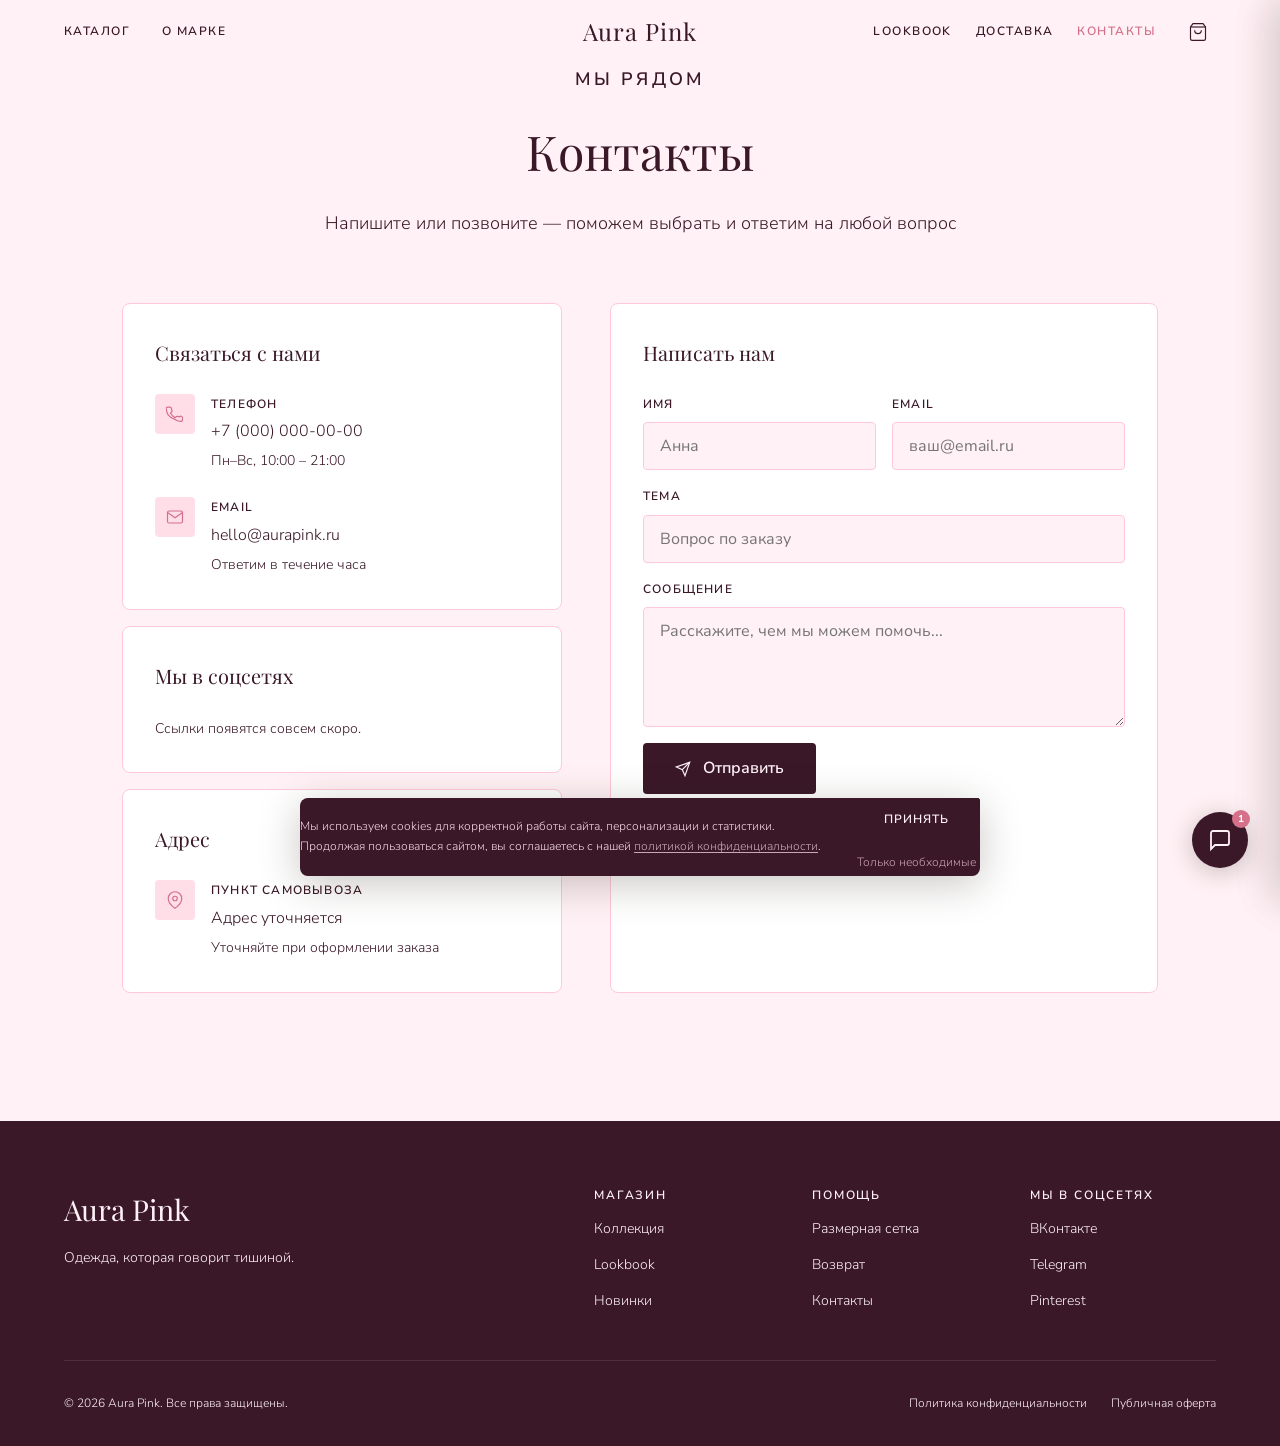
<file: contacts.html>
<!DOCTYPE html>
<html lang="ru">
<head>
  <!-- Yandex.Metrika counter -->
  <script type="text/javascript">
    (function(m,e,t,r,i,k,a){
      m[i]=m[i]||function(){(m[i].a=m[i].a||[]).push(arguments)};
      m[i].l=1*new Date();
      for (var j = 0; j < document.scripts.length; j++) {if (document.scripts[j].src === r) { return; }}
      k=e.createElement(t),a=e.getElementsByTagName(t)[0],k.async=1,k.src=r,a.parentNode.insertBefore(k,a)
    })(window, document,'script','https://mc.yandex.ru/metrika/tag.js?id=109393999','ym');
    ym(109393999, 'init', {ssr:true, webvisor:true, clickmap:true, ecommerce:'dataLayer', referrer: document.referrer, url: location.href, accurateTrackBounce:true, trackLinks:true});
  </script>
  <noscript><div><img src="https://mc.yandex.ru/watch/109393999" style="position:absolute; left:-9999px;" alt="" /></div></noscript>
  <!-- /Yandex.Metrika counter -->
  <meta charset="UTF-8" />
  <meta name="viewport" content="width=device-width, initial-scale=1.0, viewport-fit=cover" />
  <title>Контакты — Aura Pink</title>
  <link rel="preconnect" href="https://fonts.googleapis.com" />
  <link rel="preconnect" href="https://fonts.gstatic.com" crossorigin />
  <link href="https://fonts.googleapis.com/css2?family=Playfair+Display:ital,wght@0,400;0,600;0,700;1,400;1,600&family=Nunito+Sans:ital,wght@0,300;0,400;0,600;1,300&display=swap" rel="stylesheet" />
  <link rel="stylesheet" href="css/style.css" />
  <style>
    .contacts-page {
      max-width: 1100px;
      margin: 0 auto;
      padding: var(--space-16) var(--space-8);
    }

    .contacts-hero {
      text-align: center;
      margin-bottom: var(--space-16);
    }

    .contacts-hero h1 {
      font-family: var(--font-display);
      font-size: var(--text-2xl);
      font-weight: 400;
      color: var(--color-ink);
      margin-bottom: var(--space-4);
    }

    .contacts-hero p {
      font-size: var(--text-md);
      color: var(--color-text-soft);
      line-height: 1.7;
    }

    /* Layout */
    .contacts-layout {
      display: grid;
      grid-template-columns: 1fr 1fr;
      gap: var(--space-12);
      margin-bottom: var(--space-16);
    }

    /* Cards */
    .contact-card {
      background: var(--color-surface);
      border: 1px solid var(--color-border);
      border-radius: var(--radius-lg);
      padding: var(--space-8);
      display: flex;
      flex-direction: column;
      gap: var(--space-6);
    }

    .contact-card-title {
      font-family: var(--font-display);
      font-size: var(--text-lg);
      font-weight: 400;
      color: var(--color-ink);
    }

    .contact-item {
      display: flex;
      align-items: flex-start;
      gap: var(--space-4);
    }

    .contact-item-icon {
      width: 40px;
      height: 40px;
      border-radius: var(--radius-md);
      background: var(--color-cream-dark);
      display: flex;
      align-items: center;
      justify-content: center;
      flex-shrink: 0;
      color: var(--color-rose);
    }

    .contact-item-body {}

    .contact-item-label {
      font-size: var(--text-xs);
      font-weight: 600;
      letter-spacing: 0.1em;
      text-transform: uppercase;
      color: var(--color-text-soft);
      margin-bottom: var(--space-1);
    }

    .contact-item-value {
      font-size: var(--text-base);
      color: var(--color-ink);
      text-decoration: none;
      transition: color var(--t-fast);
    }

    .contact-item-value:hover { color: var(--color-rose); }

    .contact-item-sub {
      font-size: var(--text-sm);
      color: var(--color-text-soft);
      margin-top: var(--space-1);
    }

    /* Social */
    .social-list {
      display: flex;
      flex-wrap: wrap;
      gap: var(--space-3);
    }

    .social-link {
      display: inline-flex;
      align-items: center;
      gap: var(--space-2);
      padding: var(--space-2) var(--space-4);
      border: 1.5px solid var(--color-border);
      border-radius: 100px;
      font-size: var(--text-sm);
      color: var(--color-ink);
      text-decoration: none;
      transition: border-color var(--t-fast), background var(--t-fast);
    }

    .social-link:hover {
      border-color: var(--color-rose);
      background: var(--color-rose-light);
    }

    /* Form */
    .contact-form-wrap {
      background: var(--color-surface);
      border: 1px solid var(--color-border);
      border-radius: var(--radius-lg);
      padding: var(--space-8);
    }

    .contact-form-title {
      font-family: var(--font-display);
      font-size: var(--text-lg);
      font-weight: 400;
      color: var(--color-ink);
      margin-bottom: var(--space-6);
    }

    .form-grid {
      display: grid;
      grid-template-columns: 1fr 1fr;
      gap: var(--space-4);
      margin-bottom: var(--space-4);
    }

    .cf-group {
      display: flex;
      flex-direction: column;
      gap: var(--space-2);
    }

    .cf-group.full { grid-column: 1 / -1; }

    .cf-label {
      font-size: var(--text-xs);
      font-weight: 600;
      letter-spacing: 0.1em;
      text-transform: uppercase;
      color: var(--color-text-soft);
    }

    .cf-input,
    .cf-textarea {
      padding: var(--space-3) var(--space-4);
      border: 1.5px solid var(--color-border);
      border-radius: var(--radius-md);
      font-family: var(--font-body);
      font-size: var(--text-base);
      color: var(--color-ink);
      background: var(--color-cream);
      transition: border-color var(--t-fast);
    }

    .cf-input:focus,
    .cf-textarea:focus {
      outline: none;
      border-color: var(--color-rose);
    }

    .cf-textarea { resize: vertical; min-height: 120px; }

    .cf-submit {
      display: inline-flex;
      align-items: center;
      gap: var(--space-3);
      padding: var(--space-3) var(--space-8);
      background: var(--color-ink);
      color: var(--color-cream);
      border: none;
      border-radius: var(--radius-md);
      font-family: var(--font-body);
      font-size: var(--text-base);
      font-weight: 600;
      cursor: pointer;
      transition: background var(--t-base);
    }

    .cf-submit:hover { background: var(--color-ink-soft); }

    .cf-success {
      display: none;
      text-align: center;
      padding: var(--space-8);
      color: var(--color-text-soft);
    }

    .cf-success svg { color: #27AE60; margin-bottom: var(--space-3); }
    .cf-success p { font-size: var(--text-md); color: var(--color-ink); margin-bottom: var(--space-2); }
    .cf-success span { font-size: var(--text-sm); }

    /* Map placeholder */
    .map-section {
      margin-bottom: var(--space-16);
    }

    .map-placeholder {
      width: 100%;
      height: 320px;
      border-radius: var(--radius-lg);
      background: linear-gradient(135deg, var(--color-cream-dark) 0%, var(--color-parchment) 100%);
      border: 1px solid var(--color-border);
      display: flex;
      flex-direction: column;
      align-items: center;
      justify-content: center;
      gap: var(--space-4);
      color: var(--color-text-soft);
      margin-top: var(--space-6);
    }

    .map-placeholder svg { color: var(--color-rose); }
    .map-placeholder p { font-size: var(--text-sm); text-align: center; }
    .map-placeholder strong { color: var(--color-ink); font-size: var(--text-base); }

    @media (max-width: 768px) {
      .contacts-layout { grid-template-columns: 1fr; }
      .form-grid { grid-template-columns: 1fr; }
      .contacts-page { padding: var(--space-8) var(--space-4); }
    }
  </style>
</head>
<body>

  <header class="site-header" id="site-header">
    <div class="header-inner">
<nav class="nav-left">
        <a href="catalog.html" class="nav-link">Каталог</a>
        <a href="index.html#about" class="nav-link">О марке</a>
        <a href="index.html#lookbook" class="nav-link nav-link--medium">Lookbook</a>
        <a href="delivery.html" class="nav-link nav-link--medium">Доставка</a>
        <a href="contacts.html" class="nav-link nav-link--medium">Контакты</a>
      </nav>
      <a href="index.html" class="logo" aria-label="Aura Pink — на главную">
        <span class="logo-text">Aura Pink</span>
      </a>
      <nav class="nav-right">
        <a href="index.html#lookbook" class="nav-link">Lookbook</a>
        <a href="delivery.html" class="nav-link">Доставка</a>
        <a href="contacts.html" class="nav-link" style="color:var(--color-rose)">Контакты</a>
        <button class="nav-icon-btn cart-btn" aria-label="Корзина" id="cart-toggle">
          <span class="cart-icon"><svg width="20" height="20" viewBox="0 0 24 24" fill="none" stroke="currentColor" stroke-width="1.4"><path d="M6 2L3 6v14a2 2 0 002 2h14a2 2 0 002-2V6l-3-4z"/><line x1="3" y1="6" x2="21" y2="6"/><path d="M16 10a4 4 0 01-8 0"/></svg></span>
          <span class="cart-count" id="cart-count">0</span>
        </button>
        <button class="burger" aria-label="Меню" id="burger"><span></span><span></span><span></span></button>
      </nav>
    </div>
  </header>

    <div class="mobile-nav" id="mobile-nav" aria-hidden="true">
      <a href="catalog.html" class="mobile-nav-link">Каталог</a>
    </div>

  <main>
    <div class="contacts-page">

      <div class="contacts-hero reveal">
        <p class="section-eyebrow">Мы рядом</p>
        <h1>Контакты</h1>
        <p>Напишите или позвоните — поможем выбрать и ответим на любой вопрос</p>
      </div>

      <div class="contacts-layout">

        <!-- Левая колонка — контакты -->
        <div style="display:flex;flex-direction:column;gap:var(--space-4)">

          <div class="contact-card reveal">
            <h2 class="contact-card-title">Связаться с нами</h2>

            <div class="contact-item">
              <div class="contact-item-icon">
                <svg width="18" height="18" viewBox="0 0 24 24" fill="none" stroke="currentColor" stroke-width="1.6"><path d="M22 16.92v3a2 2 0 01-2.18 2 19.79 19.79 0 01-8.63-3.07A19.5 19.5 0 013.07 13.5 19.79 19.79 0 01.22 4.9 2 2 0 012.22 2.72h3a2 2 0 012 1.72c.127.96.361 1.903.7 2.81a2 2 0 01-.45 2.11L6.09 10.91a16 16 0 006 6l1.27-1.27a2 2 0 012.11-.45c.907.339 1.85.573 2.81.7A2 2 0 0122 16.92z"/></svg>
              </div>
              <div class="contact-item-body">
                <p class="contact-item-label">Телефон</p>
                <a href="tel:+70000000000" class="contact-item-value">+7 (000) 000-00-00</a>
                <p class="contact-item-sub">Пн–Вс, 10:00 – 21:00</p>
              </div>
            </div>

            <div class="contact-item">
              <div class="contact-item-icon">
                <svg width="18" height="18" viewBox="0 0 24 24" fill="none" stroke="currentColor" stroke-width="1.6"><path d="M4 4h16c1.1 0 2 .9 2 2v12c0 1.1-.9 2-2 2H4c-1.1 0-2-.9-2-2V6c0-1.1.9-2 2-2z"/><polyline points="22,6 12,13 2,6"/></svg>
              </div>
              <div class="contact-item-body">
                <p class="contact-item-label">Email</p>
                <a href="mailto:hello@aurapink.ru" class="contact-item-value">hello@aurapink.ru</a>
                <p class="contact-item-sub">Ответим в течение часа</p>
              </div>
            </div>

          </div>

          <div class="contact-card reveal">
            <h2 class="contact-card-title">Мы в соцсетях</h2>
            <p style="font-size:var(--text-sm);color:var(--color-text-soft);">Ссылки появятся совсем скоро.</p>
          </div>

          <div class="contact-card reveal">
            <h2 class="contact-card-title">Адрес</h2>
            <div class="contact-item">
              <div class="contact-item-icon">
                <svg width="18" height="18" viewBox="0 0 24 24" fill="none" stroke="currentColor" stroke-width="1.6"><path d="M21 10c0 7-9 13-9 13s-9-6-9-13a9 9 0 0118 0z"/><circle cx="12" cy="10" r="3"/></svg>
              </div>
              <div class="contact-item-body">
                <p class="contact-item-label">Пункт самовывоза</p>
                <p class="contact-item-value">Адрес уточняется</p>
                <p class="contact-item-sub">Уточняйте при оформлении заказа</p>
              </div>
            </div>
          </div>

        </div>

        <!-- Правая колонка — форма -->
        <div class="contact-form-wrap reveal">
          <h2 class="contact-form-title">Написать нам</h2>
          <form id="contact-form">
            <div class="form-grid">
              <div class="cf-group">
                <label class="cf-label" for="cf-name">Имя</label>
                <input type="text" id="cf-name" class="cf-input" placeholder="Анна" required />
              </div>
              <div class="cf-group">
                <label class="cf-label" for="cf-email">Email</label>
                <input type="email" id="cf-email" class="cf-input" placeholder="ваш@email.ru" required />
              </div>
              <div class="cf-group full">
                <label class="cf-label" for="cf-subject">Тема</label>
                <input type="text" id="cf-subject" class="cf-input" placeholder="Вопрос по заказу" />
              </div>
              <div class="cf-group full">
                <label class="cf-label" for="cf-message">Сообщение</label>
                <textarea id="cf-message" class="cf-textarea" placeholder="Расскажите, чем мы можем помочь..." required></textarea>
              </div>
            </div>
            <button type="submit" class="cf-submit">
              <svg width="16" height="16" viewBox="0 0 24 24" fill="none" stroke="currentColor" stroke-width="1.8"><line x1="22" y1="2" x2="11" y2="13"/><polygon points="22 2 15 22 11 13 2 9 22 2"/></svg>
              Отправить
            </button>
          </form>
          <div class="cf-success" id="cf-success">
            <svg width="40" height="40" viewBox="0 0 24 24" fill="none" stroke="currentColor" stroke-width="1.4"><path d="M22 11.08V12a10 10 0 11-5.93-9.14"/><polyline points="22 4 12 14.01 9 11.01"/></svg>
            <p>Сообщение отправлено!</p>
            <span>Мы свяжемся с вами в течение часа</span>
          </div>
        </div>

      </div>

    </div>
  </main>
  <!-- ─── КНОПКА НАВЕРХ ────────────────────────────────── -->
  <button class="back-to-top" id="back-to-top" aria-label="Наверх">
    <svg width="26" height="26" viewBox="0 0 24 24" fill="none" stroke="currentColor" stroke-width="2.5"><polyline points="18 15 12 9 6 15"/></svg>
  </button>

  <footer class="site-footer" aria-label="Подвал сайта">
    <div class="footer-inner">
      <div class="footer-top">
        <div class="footer-brand">
          <p class="footer-logo">Aura Pink</p>
          <p class="footer-tagline">Одежда, которая говорит тишиной.</p>
        </div>

        <nav class="footer-nav" aria-label="Навигация по разделам">
          <div class="footer-col">
            <p class="footer-col-title">Магазин</p>
            <a href="catalog.html" class="footer-link">Коллекция</a>
            <a href="#lookbook" class="footer-link">Lookbook</a>
            <a href="catalog.html" class="footer-link">Новинки</a>
          </div>

          <div class="footer-col">
            <p class="footer-col-title">Помощь</p>
            <a href="sizeguide.html" class="footer-link">Размерная сетка</a>
            <a href="returns.html" class="footer-link">Возврат</a>
            <a href="contacts.html" class="footer-link">Контакты</a>
          </div>

          <div class="footer-col">
            <p class="footer-col-title">Мы в соцсетях</p>
            <a href="#" class="footer-link">ВКонтакте</a>
            <a href="#" class="footer-link">Telegram</a>
            <a href="#" class="footer-link">Pinterest</a>
          </div>
        </nav>
      </div>

      <div class="footer-bottom">
        <p class="footer-copy">© 2026 Aura Pink. Все права защищены.</p>
        <div class="footer-legal">
          <a href="privacy.html" class="footer-link-sm">Политика конфиденциальности</a>
          <a href="oferta.html" class="footer-link-sm">Публичная оферта</a>
        </div>
      </div>
    </div>
  </footer>

  <!-- ─── SIDEBAR КОРЗИНА ───────────────────────────────── -->
  <aside class="cart-sidebar" id="cart-sidebar" aria-label="Корзина" aria-hidden="true">
    <div class="cart-backdrop" id="cart-backdrop"></div>
    <div class="cart-panel">
      <header class="cart-header">
        <h2 class="cart-title">Корзина</h2>
        <button class="cart-close" id="cart-close" aria-label="Закрыть корзину">
          <svg width="20" height="20" viewBox="0 0 24 24" fill="none" stroke="currentColor" stroke-width="1.4"><line x1="18" y1="6" x2="6" y2="18"/><line x1="6" y1="6" x2="18" y2="18"/></svg>
        </button>
      </header>
      <div class="cart-body" id="cart-body">
        <div class="cart-empty" id="cart-empty">
          <p class="cart-empty-icon">◇</p>
          <p class="cart-empty-text">В корзине пока пусто</p>
          <a href="catalog.html" class="btn btn--ghost cart-empty-btn">Перейти в каталог</a>
        </div>
        <ul class="cart-items" id="cart-items" aria-live="polite"></ul>
      </div>
      <footer class="cart-footer" id="cart-footer" style="display:none;">
        <div class="cart-total-row">
          <span class="cart-total-label">Итого</span>
          <span class="cart-total-price" id="cart-total">0 ₽</span>
        </div>
        <button class="btn btn--primary cart-checkout" id="checkout-btn">Оформить заказ</button>
        <p class="cart-pay-note">Оплата через ЮKassa · Безопасно</p>
      </footer>
    </div>
  </aside>


  <!-- ─── SIDEBAR ИЗБРАННОЕ ────────────────────────────── -->
  <aside class="cart-sidebar" id="wishlist-sidebar" aria-label="Избранное" aria-hidden="true">
    <div class="cart-backdrop" id="wishlist-backdrop"></div>
    <div class="cart-panel">
      <header class="cart-header">
        <h2 class="cart-title">Избранное</h2>
        <button class="cart-close" id="wishlist-close" aria-label="Закрыть избранное">
          <svg width="20" height="20" viewBox="0 0 24 24" fill="none" stroke="currentColor" stroke-width="1.4"><line x1="18" y1="6" x2="6" y2="18"/><line x1="6" y1="6" x2="18" y2="18"/></svg>
        </button>
      </header>
      <div class="cart-body" id="wishlist-body">
        <div class="cart-empty" id="wishlist-empty">
          <p class="cart-empty-icon">♡</p>
          <p class="cart-empty-text">Вы ещё ничего не добавили</p>
          <a href="catalog.html" class="btn btn--ghost cart-empty-btn">Смотреть коллекцию</a>
        </div>
        <ul class="cart-items" id="wishlist-items" aria-live="polite"></ul>
      </div>
    </div>
  </aside>

  <!-- ─── МОДАЛКА РАЗМЕРА ──────────────────────────────── -->
  <div class="modal-overlay" id="size-modal" aria-hidden="true" role="dialog" aria-modal="true" aria-label="Выбор размера">
    <div class="modal-panel">
      <button class="modal-close" id="modal-close" aria-label="Закрыть">
        <svg width="18" height="18" viewBox="0 0 24 24" fill="none" stroke="currentColor" stroke-width="1.4"><line x1="18" y1="6" x2="6" y2="18"/><line x1="6" y1="6" x2="18" y2="18"/></svg>
      </button>
      <div class="modal-img-wrap">
        <div class="modal-product-img" id="modal-img"></div>
      </div>
      <div class="modal-content">
        <p class="modal-brand">Aura Pink</p>
        <h3 class="modal-product-name" id="modal-name"></h3>
        <p class="modal-price" id="modal-price"></p>
        <div class="modal-sizes">
          <p class="modal-label">Выберите размер</p>
          <div class="size-selector" id="size-selector">
            <button class="size-option" data-size="XS">XS</button>
            <button class="size-option" data-size="S">S</button>
            <button class="size-option active" data-size="M">M</button>
            <button class="size-option" data-size="L">L</button>
            <button class="size-option" data-size="XL">XL</button>
          </div>
        </div>
        <button class="btn btn--primary modal-add-to-cart" id="modal-add-btn">Добавить в корзину</button>
      </div>
    </div>
  </div>

  <!-- ─── ТОСТ ─────────────────────────────────────────── -->
  <div class="toast-container" id="toast-container" aria-live="polite" aria-atomic="true"></div>

  <!-- ─── МОДАЛКА ОПЛАТЫ ───────────────────────────────── -->
  <div class="modal-overlay" id="payment-modal" aria-hidden="true" role="dialog" aria-modal="true" aria-label="Оформление заказа">
    <div class="modal-panel modal-panel--payment">
      <button class="modal-close" id="payment-modal-close" aria-label="Закрыть">
        <svg width="18" height="18" viewBox="0 0 24 24" fill="none" stroke="currentColor" stroke-width="1.4"><line x1="18" y1="6" x2="6" y2="18"/><line x1="6" y1="6" x2="18" y2="18"/></svg>
      </button>
      <div class="payment-content">
        <div class="payment-header">
          <p class="modal-brand">Aura Pink</p>
          <h3 class="payment-title">Оформление заказа</h3>
        </div>
        <div class="payment-order-summary" id="payment-summary"></div>
        <div class="payment-form-section">
          <p class="modal-label">Контактные данные</p>
          <div class="payment-fields">
            <input type="text" class="payment-input" placeholder="Имя и фамилия" id="pay-name" />
            <input type="email" class="payment-input" placeholder="Email" id="pay-email" />
            <input type="tel" class="payment-input" placeholder="Телефон" id="pay-phone" />
          </div>
          <p class="modal-label" style="margin-top:1.5rem;">Адрес доставки</p>
          <div class="payment-fields">
            <input type="text" class="payment-input" placeholder="Город" id="pay-city" />
            <input type="text" class="payment-input" placeholder="Улица, дом, квартира" id="pay-address" />
            <input type="text" class="payment-input" placeholder="Индекс" id="pay-zip" />
          </div>
          <p class="modal-label" style="margin-top:1.5rem;">Способ оплаты</p>
          <div class="payment-methods">
            <label class="pay-method active" data-method="bank_card">
              <input type="radio" name="pay_method" value="bank_card" checked hidden/>
              <span class="pay-method-label">Банковская карта</span>
            </label>
            <label class="pay-method" data-method="sbp">
              <input type="radio" name="pay_method" value="sbp" hidden/>
              <span class="pay-method-label">СБП</span>
            </label>
            <label class="pay-method" data-method="yoo_money">
              <input type="radio" name="pay_method" value="yoo_money" hidden/>
              <span class="pay-method-label">ЮMoney</span>
            </label>
          </div>
        </div>
        <div class="payment-total-row">
          <span>Итого к оплате</span>
          <strong id="payment-total-display">0 ₽</strong>
        </div>
        <button class="btn btn--primary payment-submit" id="payment-submit-btn">
          Перейти к оплате через ЮKassa
        </button>
        <p class="cart-pay-note">Платёж обрабатывается сервисом ЮKassa.<br>256-bit SSL шифрование.</p>
        <div id="yokassa-widget-container"></div>
      </div>
    </div>
  </div>

  <!-- ─── ЧАТ ПОДДЕРЖКИ ────────────────────────────────── -->
  <div class="support-widget" id="support-widget" aria-label="Чат поддержки">
    <div class="support-chat" id="support-chat" aria-hidden="true">
      <div class="support-chat-header">
        <div class="support-avatar">AP</div>
        <div class="support-info">
          <p class="support-name">Aura Pink</p>
          <p class="support-status">
            <span class="support-online-dot"></span>Онлайн · ответим быстро
          </p>
        </div>
        <button class="support-chat-close" id="support-chat-close" aria-label="Закрыть чат">
          <svg width="16" height="16" viewBox="0 0 24 24" fill="none" stroke="currentColor" stroke-width="2"><line x1="18" y1="6" x2="6" y2="18"/><line x1="6" y1="6" x2="18" y2="18"/></svg>
        </button>
      </div>

      <div class="support-messages" id="support-messages">
        <div class="support-msg support-msg--in">
          <p>Привет! 👋 Рада вас видеть в Aura Pink.</p>
          <p>Если есть вопросы по размеру или составу — спрашивайте, я помогу.</p>
        </div>
      </div>

      <div class="support-input-row">
        <input type="text" class="support-input" id="support-input" placeholder="Написать сообщение…" aria-label="Сообщение поддержке" maxlength="500" />
        <button class="support-send" id="support-send" aria-label="Отправить">
          <svg width="18" height="18" viewBox="0 0 24 24" fill="none" stroke="currentColor" stroke-width="2"><line x1="22" y1="2" x2="11" y2="13"/><polygon points="22 2 15 22 11 13 2 9 22 2"/></svg>
        </button>
      </div>
    </div>

    <button class="support-fab" id="support-fab" aria-label="Открыть чат поддержки" aria-expanded="false">
      <span class="support-fab-icon support-fab-icon--chat">
        <svg width="24" height="24" viewBox="0 0 24 24" fill="none" stroke="currentColor" stroke-width="1.8"><path d="M21 15a2 2 0 01-2 2H7l-4 4V5a2 2 0 012-2h14a2 2 0 012 2z"/></svg>
      </span>
      <span class="support-fab-icon support-fab-icon--close">
        <svg width="26" height="26" viewBox="0 0 24 24" fill="none" stroke="currentColor" stroke-width="2"><line x1="18" y1="6" x2="6" y2="18"/><line x1="6" y1="6" x2="18" y2="18"/></svg>
      </span>
      <span class="support-fab-badge" id="support-badge" aria-hidden="true">1</span>
    </button>
  </div>


  <!-- ─── COOKIE БАННЕР ───────────────────────────────────── -->
  <div class="cookie-banner" id="cookie-banner" role="alertdialog" aria-label="Использование cookies" aria-hidden="true">
    <p class="cookie-text">
      Мы используем cookies для корректной работы сайта, персонализации и статистики.
      Продолжая пользоваться сайтом, вы соглашаетесь с нашей
      <a href="privacy.html" class="cookie-link">политикой конфиденциальности</a>.
    </p>
    <div class="cookie-actions">
      <button class="btn btn--primary cookie-accept" id="cookie-accept">Принять</button>
      <button class="cookie-decline" id="cookie-decline">Только необходимые</button>
    </div>
  </div>

  <script src="js/script.js"></script>
  <script>
    document.getElementById('contact-form').addEventListener('submit', e => {
      e.preventDefault();
      document.getElementById('contact-form').style.display = 'none';
      document.getElementById('cf-success').style.display = 'flex';
      document.getElementById('cf-success').style.flexDirection = 'column';
      document.getElementById('cf-success').style.alignItems = 'center';
    });
  </script>
  <script>
    // Back to top
    const _btt = document.getElementById('back-to-top');
    if (_btt) {
      window.addEventListener('scroll', () => {
        _btt.classList.toggle('visible', window.scrollY > 300);
      }, { passive: true });
      _btt.addEventListener('click', () => window.scrollTo({ top: 0, behavior: 'smooth' }));
    }
  </script>

  <script>
    /* ── Header layout switcher ──────────────────────────
       В режиме ПК на телефоне (viewport ~980px) переключаем
       хедер на двухрядный макет через JS-класс.
       Порог 769–1050px определён по реальному innerWidth.
    ─────────────────────────────────────────────────────── */
    (function() {
      var header = document.getElementById('site-header');
      function checkLayout() {
        var w = window.innerWidth;
        if (w >= 769 && w <= 1050) {
          header.classList.add('header-two-row');
          document.documentElement.style.setProperty('--header-h', '100px');
        } else {
          header.classList.remove('header-two-row');
          document.documentElement.style.removeProperty('--header-h');
        }
      }
      checkLayout();
      window.addEventListener('resize', checkLayout);
    })();
  </script>
</body>
</html>
</file>
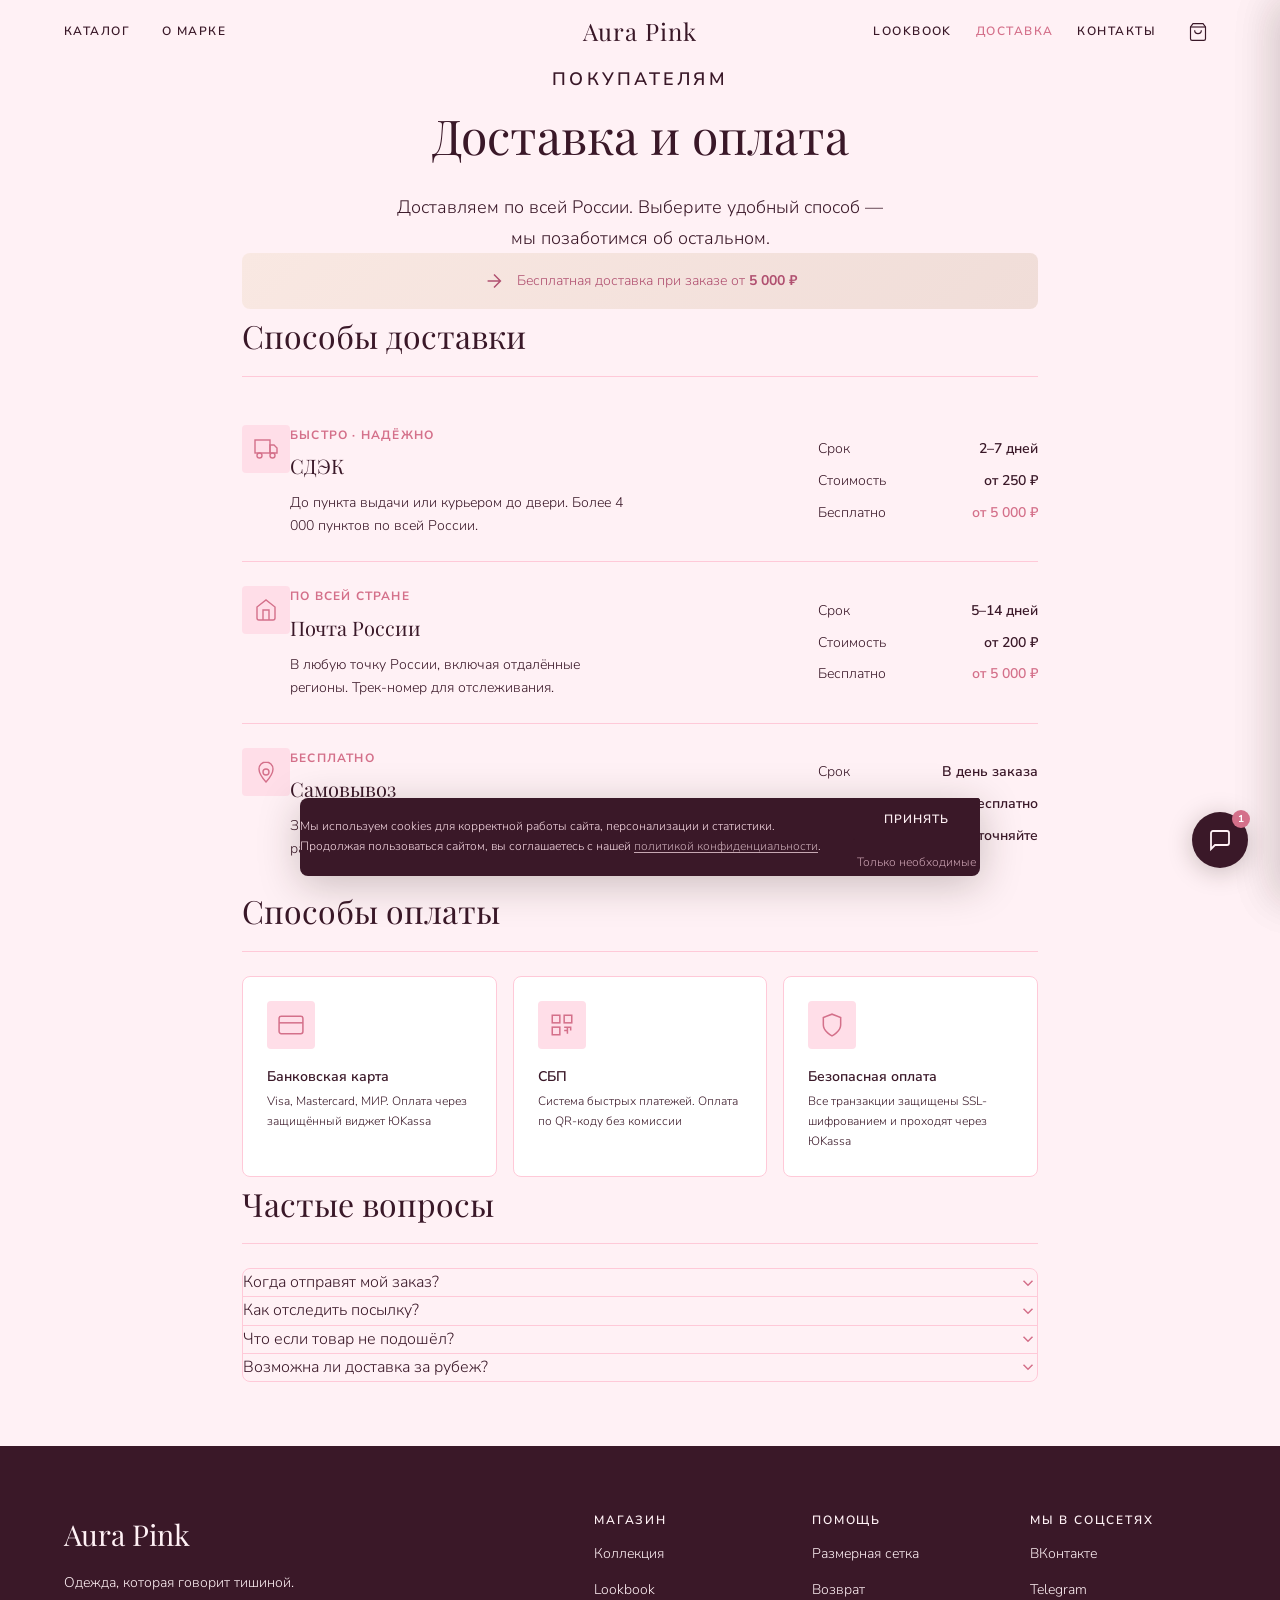
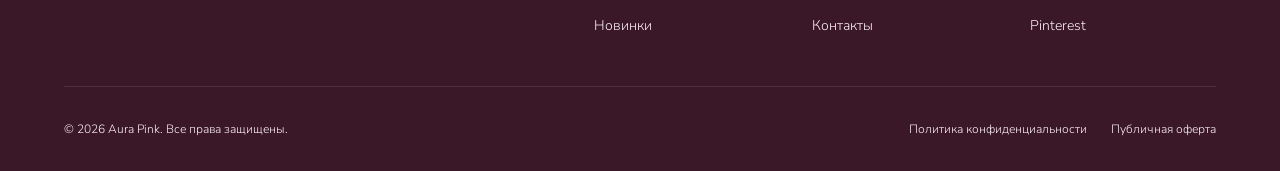
<file: delivery.html>
<!DOCTYPE html>
<html lang="ru">
<head>
  <!-- Yandex.Metrika counter -->
  <script type="text/javascript">
    (function(m,e,t,r,i,k,a){
      m[i]=m[i]||function(){(m[i].a=m[i].a||[]).push(arguments)};
      m[i].l=1*new Date();
      for (var j = 0; j < document.scripts.length; j++) {if (document.scripts[j].src === r) { return; }}
      k=e.createElement(t),a=e.getElementsByTagName(t)[0],k.async=1,k.src=r,a.parentNode.insertBefore(k,a)
    })(window, document,'script','https://mc.yandex.ru/metrika/tag.js?id=109393999','ym');
    ym(109393999, 'init', {ssr:true, webvisor:true, clickmap:true, ecommerce:'dataLayer', referrer: document.referrer, url: location.href, accurateTrackBounce:true, trackLinks:true});
  </script>
  <noscript><div><img src="https://mc.yandex.ru/watch/109393999" style="position:absolute; left:-9999px;" alt="" /></div></noscript>
  <!-- /Yandex.Metrika counter -->
  <meta charset="UTF-8" />
  <meta name="viewport" content="width=device-width, initial-scale=1.0, viewport-fit=cover" />
  <title>Доставка и оплата — Aura Pink</title>
  <link rel="preconnect" href="https://fonts.googleapis.com" />
  <link rel="preconnect" href="https://fonts.gstatic.com" crossorigin />
  <link href="https://fonts.googleapis.com/css2?family=Playfair+Display:ital,wght@0,400;0,600;0,700;1,400;1,600&family=Nunito+Sans:ital,wght@0,300;0,400;0,600;1,300&display=swap" rel="stylesheet" />
  <link rel="stylesheet" href="css/style.css" />
  <style>
    .delivery-page {
      max-width: 860px;
      margin: 0 auto;
      padding: var(--space-16) var(--space-8);
    }

    .delivery-hero {
      text-align: center;
      margin-bottom: var(--space-10);
    }
    .delivery-hero h1 {
      font-family: var(--font-display);
      font-size: var(--text-2xl);
      font-weight: 400;
      color: var(--color-ink);
      margin-bottom: var(--space-4);
    }
    .delivery-hero p {
      font-size: var(--text-md);
      color: var(--color-text-soft);
      max-width: 500px;
      margin: 0 auto;
      line-height: 1.7;
    }

    /* Баннер бесплатной доставки */
    .free-banner {
      display: flex;
      align-items: center;
      justify-content: center;
      gap: var(--space-3);
      background: linear-gradient(135deg, #f9e8e2, #f0ddd8);
      border-radius: var(--radius-lg);
      padding: var(--space-4) var(--space-8);
      margin-bottom: var(--space-14);
      color: var(--color-rose-deep, #8b3a5a);
      font-size: var(--text-sm);
    }
    .free-banner strong { font-weight: 700; }

    /* Секция */
    .d-section { margin-bottom: var(--space-14); }
    .d-section-title {
      font-family: var(--font-display);
      font-size: var(--text-xl);
      font-weight: 400;
      color: var(--color-ink);
      margin-bottom: var(--space-6);
      padding-bottom: var(--space-3);
      border-bottom: 1px solid var(--color-border);
    }

    /* Строки доставки */
    .d-rows { display: flex; flex-direction: column; gap: 0; }

    .d-row {
      display: flex;
      align-items: center;
      justify-content: space-between;
      gap: var(--space-8);
      padding: var(--space-6) 0;
      border-bottom: 1px solid var(--color-border);
    }
    .d-row:last-child { border-bottom: none; }

    .d-row-left {
      display: flex;
      align-items: flex-start;
      gap: var(--space-5);
      flex: 1;
    }

    .d-icon {
      flex-shrink: 0;
      width: 48px;
      height: 48px;
      border-radius: var(--radius-md);
      background: var(--color-cream-dark);
      display: flex;
      align-items: center;
      justify-content: center;
      color: var(--color-rose);
    }

    .d-badge {
      font-size: var(--text-xs);
      font-weight: 700;
      letter-spacing: 0.1em;
      text-transform: uppercase;
      color: var(--color-rose);
      margin-bottom: var(--space-1);
    }

    .d-name {
      font-family: var(--font-display);
      font-size: var(--text-lg);
      font-weight: 400;
      color: var(--color-ink);
      margin-bottom: var(--space-2);
    }

    .d-desc {
      font-size: var(--text-sm);
      color: var(--color-text-soft);
      line-height: 1.65;
      max-width: 340px;
    }

    .d-row-right {
      display: flex;
      flex-direction: column;
      gap: var(--space-2);
      min-width: 220px;
      flex-shrink: 0;
    }

    .d-stat {
      display: flex;
      justify-content: space-between;
      align-items: center;
      font-size: var(--text-sm);
      gap: var(--space-4);
    }
    .d-stat span:first-child { color: var(--color-text-soft); }
    .d-stat span:last-child { color: var(--color-ink); font-weight: 600; }
    .d-stat--free span:last-child { color: var(--color-rose); }

    /* Оплата */
    .pay-grid {
      display: grid;
      grid-template-columns: repeat(3, 1fr);
      gap: var(--space-4);
    }

    .pay-card {
      background: var(--color-surface);
      border: 1px solid var(--color-border);
      border-radius: var(--radius-lg);
      padding: var(--space-6);
      display: flex;
      flex-direction: column;
      gap: var(--space-4);
      transition: border-color var(--t-base), box-shadow var(--t-base);
    }
    .pay-card:hover {
      border-color: var(--color-rose-light);
      box-shadow: 0 4px 20px rgba(196,146,122,.1);
    }

    .pay-icon {
      width: 48px;
      height: 48px;
      border-radius: var(--radius-md);
      background: var(--color-cream-dark);
      display: flex;
      align-items: center;
      justify-content: center;
      color: var(--color-rose);
    }

    .pay-name {
      font-size: var(--text-sm);
      font-weight: 600;
      color: var(--color-ink);
      margin-bottom: var(--space-1);
    }
    .pay-desc {
      font-size: var(--text-xs);
      color: var(--color-text-soft);
      line-height: 1.65;
    }

    /* FAQ */
    .faq-list {
      border: 1px solid var(--color-border);
      border-radius: var(--radius-lg);
      overflow: hidden;
    }
    .faq-item { border-bottom: 1px solid var(--color-border); }
    .faq-item:last-child { border-bottom: none; }
    .faq-question {
      width: 100%;
      display: flex;
      align-items: center;
      justify-content: space-between;
      padding: var(--space-5) var(--space-6);
      background: none;
      border: none;
      font-family: var(--font-body);
      font-size: var(--text-base);
      color: var(--color-ink);
      text-align: left;
      cursor: pointer;
      gap: var(--space-4);
      transition: background var(--t-fast);
    }
    .faq-question:hover { background: var(--color-cream); }
    .faq-question svg { flex-shrink: 0; transition: transform var(--t-base); color: var(--color-rose); }
    .faq-item.open .faq-question svg { transform: rotate(180deg); }
    .faq-answer { display: grid; grid-template-rows: 0fr; transition: grid-template-rows var(--t-base) var(--ease-out); }
    .faq-item.open .faq-answer { grid-template-rows: 1fr; }
    .faq-answer-inner { overflow: hidden; padding: 0 var(--space-6); }
    .faq-item.open .faq-answer-inner { padding-bottom: var(--space-5); }
    .faq-answer-inner p { font-size: var(--text-sm); color: var(--color-text-soft); line-height: 1.8; }

    @media (max-width: 768px) {
      .delivery-page { padding: var(--space-8) var(--space-4); }
      .d-row { flex-direction: column; align-items: flex-start; gap: var(--space-4); }
      .d-row-right { min-width: 100%; width: 100%; background: var(--color-cream); border-radius: var(--radius-md); padding: var(--space-4); }
      .pay-grid { grid-template-columns: 1fr; }
      .free-banner { padding: var(--space-4); text-align: center; }
    }
  </style>
</head>
<body>

  <header class="site-header" id="site-header">
    <div class="header-inner">
<nav class="nav-left">
        <a href="catalog.html" class="nav-link">Каталог</a>
        <a href="index.html#about" class="nav-link">О марке</a>
        <a href="index.html#lookbook" class="nav-link nav-link--medium">Lookbook</a>
        <a href="delivery.html" class="nav-link nav-link--medium">Доставка</a>
        <a href="contacts.html" class="nav-link nav-link--medium">Контакты</a>
      </nav>
      <a href="index.html" class="logo" aria-label="Aura Pink — на главную">
        <span class="logo-text">Aura Pink</span>
      </a>
      <nav class="nav-right">
        <a href="index.html#lookbook" class="nav-link">Lookbook</a>
        <a href="delivery.html" class="nav-link" style="color:var(--color-rose)">Доставка</a>
        <a href="contacts.html" class="nav-link">Контакты</a>
        <button class="nav-icon-btn cart-btn" aria-label="Корзина" id="cart-toggle">
          <span class="cart-icon"><svg width="20" height="20" viewBox="0 0 24 24" fill="none" stroke="currentColor" stroke-width="1.4"><path d="M6 2L3 6v14a2 2 0 002 2h14a2 2 0 002-2V6l-3-4z"/><line x1="3" y1="6" x2="21" y2="6"/><path d="M16 10a4 4 0 01-8 0"/></svg></span>
          <span class="cart-count" id="cart-count">0</span>
        </button>
        <button class="burger" aria-label="Меню" id="burger"><span></span><span></span><span></span></button>
      </nav>
    </div>
  </header>

    <div class="mobile-nav" id="mobile-nav" aria-hidden="true">
      <a href="catalog.html" class="mobile-nav-link">Каталог</a>
    </div>

  <main>
    <div class="delivery-page">

      <div class="delivery-hero reveal">
        <p class="section-eyebrow">Покупателям</p>
        <h1>Доставка и оплата</h1>
        <p>Доставляем по всей России. Выберите удобный способ — мы позаботимся об остальном.</p>
      </div>

      <!-- ── Бесплатная доставка-баннер ── -->
      <div class="free-banner reveal">
        <svg width="22" height="22" viewBox="0 0 24 24" fill="none" stroke="currentColor" stroke-width="1.6"><path d="M5 12h14M12 5l7 7-7 7"/></svg>
        <span>Бесплатная доставка при заказе от <strong>5 000 ₽</strong></span>
      </div>

      <!-- ── Способы доставки ── -->
      <section class="d-section reveal">
        <h2 class="d-section-title">Способы доставки</h2>
        <div class="d-rows">

          <div class="d-row">
            <div class="d-row-left">
              <div class="d-icon">
                <svg width="24" height="24" viewBox="0 0 24 24" fill="none" stroke="currentColor" stroke-width="1.4"><rect x="1" y="3" width="15" height="13"/><path d="M16 8h4l3 3v5h-7V8z"/><circle cx="5.5" cy="18.5" r="2.5"/><circle cx="18.5" cy="18.5" r="2.5"/></svg>
              </div>
              <div>
                <p class="d-badge">Быстро · Надёжно</p>
                <h3 class="d-name">СДЭК</h3>
                <p class="d-desc">До пункта выдачи или курьером до двери. Более 4 000 пунктов по всей России.</p>
              </div>
            </div>
            <div class="d-row-right">
              <div class="d-stat"><span>Срок</span><span>2–7 дней</span></div>
              <div class="d-stat"><span>Стоимость</span><span>от 250 ₽</span></div>
              <div class="d-stat d-stat--free"><span>Бесплатно</span><span>от 5 000 ₽</span></div>
            </div>
          </div>

          <div class="d-row">
            <div class="d-row-left">
              <div class="d-icon">
                <svg width="24" height="24" viewBox="0 0 24 24" fill="none" stroke="currentColor" stroke-width="1.4"><path d="M3 9l9-7 9 7v11a2 2 0 01-2 2H5a2 2 0 01-2-2z"/><polyline points="9 22 9 12 15 12 15 22"/></svg>
              </div>
              <div>
                <p class="d-badge">По всей стране</p>
                <h3 class="d-name">Почта России</h3>
                <p class="d-desc">В любую точку России, включая отдалённые регионы. Трек-номер для отслеживания.</p>
              </div>
            </div>
            <div class="d-row-right">
              <div class="d-stat"><span>Срок</span><span>5–14 дней</span></div>
              <div class="d-stat"><span>Стоимость</span><span>от 200 ₽</span></div>
              <div class="d-stat d-stat--free"><span>Бесплатно</span><span>от 5 000 ₽</span></div>
            </div>
          </div>

          <div class="d-row">
            <div class="d-row-left">
              <div class="d-icon">
                <svg width="24" height="24" viewBox="0 0 24 24" fill="none" stroke="currentColor" stroke-width="1.4"><circle cx="12" cy="12" r="3"/><path d="M12 2C8.13 2 5 5.13 5 9c0 5.25 7 13 7 13s7-7.75 7-13c0-3.87-3.13-7-7-7z"/></svg>
              </div>
              <div>
                <p class="d-badge">Бесплатно</p>
                <h3 class="d-name">Самовывоз</h3>
                <p class="d-desc">Заберите заказ самостоятельно. Адрес и часы работы уточняйте при оформлении заказа.</p>
              </div>
            </div>
            <div class="d-row-right">
              <div class="d-stat"><span>Срок</span><span>В день заказа</span></div>
              <div class="d-stat"><span>Стоимость</span><span>Бесплатно</span></div>
              <div class="d-stat"><span>Адрес</span><span>Уточняйте</span></div>
            </div>
          </div>

        </div>
      </section>

      <!-- ── Способы оплаты ── -->
      <section class="d-section reveal">
        <h2 class="d-section-title">Способы оплаты</h2>
        <div class="pay-grid">

          <div class="pay-card">
            <div class="pay-icon">
              <svg width="26" height="26" viewBox="0 0 24 24" fill="none" stroke="currentColor" stroke-width="1.4"><rect x="1" y="4" width="22" height="16" rx="2"/><line x1="1" y1="10" x2="23" y2="10"/></svg>
            </div>
            <div>
              <p class="pay-name">Банковская карта</p>
              <p class="pay-desc">Visa, Mastercard, МИР. Оплата через защищённый виджет ЮKassa</p>
            </div>
          </div>

          <div class="pay-card">
            <div class="pay-icon">
              <svg width="26" height="26" viewBox="0 0 24 24" fill="none" stroke="currentColor" stroke-width="1.4"><rect x="3" y="3" width="7" height="7"/><rect x="14" y="3" width="7" height="7"/><rect x="3" y="14" width="7" height="7"/><path d="M14 14h3v3M17 14h3v3M14 17h3v3"/></svg>
            </div>
            <div>
              <p class="pay-name">СБП</p>
              <p class="pay-desc">Система быстрых платежей. Оплата по QR-коду без комиссии</p>
            </div>
          </div>

          <div class="pay-card">
            <div class="pay-icon">
              <svg width="26" height="26" viewBox="0 0 24 24" fill="none" stroke="currentColor" stroke-width="1.4"><path d="M12 22s8-4 8-10V5l-8-3-8 3v7c0 6 8 10 8 10z"/></svg>
            </div>
            <div>
              <p class="pay-name">Безопасная оплата</p>
              <p class="pay-desc">Все транзакции защищены SSL-шифрованием и проходят через ЮKassa</p>
            </div>
          </div>

        </div>
      </section>

      <!-- ── FAQ ── -->
      <section class="d-section reveal">
        <h2 class="d-section-title">Частые вопросы</h2>
        <div class="faq-list">
          <div class="faq-item">
            <button class="faq-question">Когда отправят мой заказ?<svg width="18" height="18" viewBox="0 0 24 24" fill="none" stroke="currentColor" stroke-width="2"><polyline points="6 9 12 15 18 9"/></svg></button>
            <div class="faq-answer"><div class="faq-answer-inner"><p>Заказы обрабатываются в течение 1–2 рабочих дней. После отправки вы получите трек-номер для отслеживания посылки.</p></div></div>
          </div>
          <div class="faq-item">
            <button class="faq-question">Как отследить посылку?<svg width="18" height="18" viewBox="0 0 24 24" fill="none" stroke="currentColor" stroke-width="2"><polyline points="6 9 12 15 18 9"/></svg></button>
            <div class="faq-answer"><div class="faq-answer-inner"><p>Трек-номер придёт в SMS или на почту сразу после отправки. Отслеживание доступно на сайте службы доставки.</p></div></div>
          </div>
          <div class="faq-item">
            <button class="faq-question">Что если товар не подошёл?<svg width="18" height="18" viewBox="0 0 24 24" fill="none" stroke="currentColor" stroke-width="2"><polyline points="6 9 12 15 18 9"/></svg></button>
            <div class="faq-answer"><div class="faq-answer-inner"><p>Принимаем возврат в течение 14 дней при условии сохранения товарного вида и бирок. Подробнее — в разделе <a href="returns.html" style="color:var(--color-rose)">Возврат и обмен</a>.</p></div></div>
          </div>
          <div class="faq-item">
            <button class="faq-question">Возможна ли доставка за рубеж?<svg width="18" height="18" viewBox="0 0 24 24" fill="none" stroke="currentColor" stroke-width="2"><polyline points="6 9 12 15 18 9"/></svg></button>
            <div class="faq-answer"><div class="faq-answer-inner"><p>На данный момент доставляем только по России. Следите за обновлениями — список стран расширяется.</p></div></div>
          </div>
        </div>
      </section>

    </div>
  </main>


  <!-- ─── КНОПКА НАВЕРХ ────────────────────────────────── -->
  <button class="back-to-top" id="back-to-top" aria-label="Наверх">
    <svg width="26" height="26" viewBox="0 0 24 24" fill="none" stroke="currentColor" stroke-width="2.5"><polyline points="18 15 12 9 6 15"/></svg>
  </button>

  <footer class="site-footer" aria-label="Подвал сайта">
    <div class="footer-inner">
      <div class="footer-top">
        <div class="footer-brand">
          <p class="footer-logo">Aura Pink</p>
          <p class="footer-tagline">Одежда, которая говорит тишиной.</p>
        </div>

        <nav class="footer-nav" aria-label="Навигация по разделам">
          <div class="footer-col">
            <p class="footer-col-title">Магазин</p>
            <a href="catalog.html" class="footer-link">Коллекция</a>
            <a href="#lookbook" class="footer-link">Lookbook</a>
            <a href="catalog.html" class="footer-link">Новинки</a>
          </div>

          <div class="footer-col">
            <p class="footer-col-title">Помощь</p>
            <a href="sizeguide.html" class="footer-link">Размерная сетка</a>
            <a href="returns.html" class="footer-link">Возврат</a>
            <a href="contacts.html" class="footer-link">Контакты</a>
          </div>

          <div class="footer-col">
            <p class="footer-col-title">Мы в соцсетях</p>
            <a href="#" class="footer-link">ВКонтакте</a>
            <a href="#" class="footer-link">Telegram</a>
            <a href="#" class="footer-link">Pinterest</a>
          </div>
        </nav>
      </div>

      <div class="footer-bottom">
        <p class="footer-copy">© 2026 Aura Pink. Все права защищены.</p>
        <div class="footer-legal">
          <a href="privacy.html" class="footer-link-sm">Политика конфиденциальности</a>
          <a href="oferta.html" class="footer-link-sm">Публичная оферта</a>
        </div>
      </div>
    </div>
  </footer>

  <!-- ─── SIDEBAR КОРЗИНА ───────────────────────────────── -->
  <aside class="cart-sidebar" id="cart-sidebar" aria-label="Корзина" aria-hidden="true">
    <div class="cart-backdrop" id="cart-backdrop"></div>
    <div class="cart-panel">
      <header class="cart-header">
        <h2 class="cart-title">Корзина</h2>
        <button class="cart-close" id="cart-close" aria-label="Закрыть корзину">
          <svg width="20" height="20" viewBox="0 0 24 24" fill="none" stroke="currentColor" stroke-width="1.4"><line x1="18" y1="6" x2="6" y2="18"/><line x1="6" y1="6" x2="18" y2="18"/></svg>
        </button>
      </header>
      <div class="cart-body" id="cart-body">
        <div class="cart-empty" id="cart-empty">
          <p class="cart-empty-icon">◇</p>
          <p class="cart-empty-text">В корзине пока пусто</p>
          <a href="catalog.html" class="btn btn--ghost cart-empty-btn">Перейти в каталог</a>
        </div>
        <ul class="cart-items" id="cart-items" aria-live="polite"></ul>
      </div>
      <footer class="cart-footer" id="cart-footer" style="display:none;">
        <div class="cart-total-row">
          <span class="cart-total-label">Итого</span>
          <span class="cart-total-price" id="cart-total">0 ₽</span>
        </div>
        <button class="btn btn--primary cart-checkout" id="checkout-btn">Оформить заказ</button>
        <p class="cart-pay-note">Оплата через ЮKassa · Безопасно</p>
      </footer>
    </div>
  </aside>


  <!-- ─── SIDEBAR ИЗБРАННОЕ ────────────────────────────── -->
  <aside class="cart-sidebar" id="wishlist-sidebar" aria-label="Избранное" aria-hidden="true">
    <div class="cart-backdrop" id="wishlist-backdrop"></div>
    <div class="cart-panel">
      <header class="cart-header">
        <h2 class="cart-title">Избранное</h2>
        <button class="cart-close" id="wishlist-close" aria-label="Закрыть избранное">
          <svg width="20" height="20" viewBox="0 0 24 24" fill="none" stroke="currentColor" stroke-width="1.4"><line x1="18" y1="6" x2="6" y2="18"/><line x1="6" y1="6" x2="18" y2="18"/></svg>
        </button>
      </header>
      <div class="cart-body" id="wishlist-body">
        <div class="cart-empty" id="wishlist-empty">
          <p class="cart-empty-icon">♡</p>
          <p class="cart-empty-text">Вы ещё ничего не добавили</p>
          <a href="catalog.html" class="btn btn--ghost cart-empty-btn">Смотреть коллекцию</a>
        </div>
        <ul class="cart-items" id="wishlist-items" aria-live="polite"></ul>
      </div>
    </div>
  </aside>

  <!-- ─── МОДАЛКА РАЗМЕРА ──────────────────────────────── -->
  <div class="modal-overlay" id="size-modal" aria-hidden="true" role="dialog" aria-modal="true" aria-label="Выбор размера">
    <div class="modal-panel">
      <button class="modal-close" id="modal-close" aria-label="Закрыть">
        <svg width="18" height="18" viewBox="0 0 24 24" fill="none" stroke="currentColor" stroke-width="1.4"><line x1="18" y1="6" x2="6" y2="18"/><line x1="6" y1="6" x2="18" y2="18"/></svg>
      </button>
      <div class="modal-img-wrap">
        <div class="modal-product-img" id="modal-img"></div>
      </div>
      <div class="modal-content">
        <p class="modal-brand">Aura Pink</p>
        <h3 class="modal-product-name" id="modal-name"></h3>
        <p class="modal-price" id="modal-price"></p>
        <div class="modal-sizes">
          <p class="modal-label">Выберите размер</p>
          <div class="size-selector" id="size-selector">
            <button class="size-option" data-size="XS">XS</button>
            <button class="size-option" data-size="S">S</button>
            <button class="size-option active" data-size="M">M</button>
            <button class="size-option" data-size="L">L</button>
            <button class="size-option" data-size="XL">XL</button>
          </div>
        </div>
        <button class="btn btn--primary modal-add-to-cart" id="modal-add-btn">Добавить в корзину</button>
      </div>
    </div>
  </div>

  <!-- ─── ТОСТ ─────────────────────────────────────────── -->
  <div class="toast-container" id="toast-container" aria-live="polite" aria-atomic="true"></div>

  <!-- ─── МОДАЛКА ОПЛАТЫ ───────────────────────────────── -->
  <div class="modal-overlay" id="payment-modal" aria-hidden="true" role="dialog" aria-modal="true" aria-label="Оформление заказа">
    <div class="modal-panel modal-panel--payment">
      <button class="modal-close" id="payment-modal-close" aria-label="Закрыть">
        <svg width="18" height="18" viewBox="0 0 24 24" fill="none" stroke="currentColor" stroke-width="1.4"><line x1="18" y1="6" x2="6" y2="18"/><line x1="6" y1="6" x2="18" y2="18"/></svg>
      </button>
      <div class="payment-content">
        <div class="payment-header">
          <p class="modal-brand">Aura Pink</p>
          <h3 class="payment-title">Оформление заказа</h3>
        </div>
        <div class="payment-order-summary" id="payment-summary"></div>
        <div class="payment-form-section">
          <p class="modal-label">Контактные данные</p>
          <div class="payment-fields">
            <input type="text" class="payment-input" placeholder="Имя и фамилия" id="pay-name" />
            <input type="email" class="payment-input" placeholder="Email" id="pay-email" />
            <input type="tel" class="payment-input" placeholder="Телефон" id="pay-phone" />
          </div>
          <p class="modal-label" style="margin-top:1.5rem;">Адрес доставки</p>
          <div class="payment-fields">
            <input type="text" class="payment-input" placeholder="Город" id="pay-city" />
            <input type="text" class="payment-input" placeholder="Улица, дом, квартира" id="pay-address" />
            <input type="text" class="payment-input" placeholder="Индекс" id="pay-zip" />
          </div>
          <p class="modal-label" style="margin-top:1.5rem;">Способ оплаты</p>
          <div class="payment-methods">
            <label class="pay-method active" data-method="bank_card">
              <input type="radio" name="pay_method" value="bank_card" checked hidden/>
              <span class="pay-method-label">Банковская карта</span>
            </label>
            <label class="pay-method" data-method="sbp">
              <input type="radio" name="pay_method" value="sbp" hidden/>
              <span class="pay-method-label">СБП</span>
            </label>
            <label class="pay-method" data-method="yoo_money">
              <input type="radio" name="pay_method" value="yoo_money" hidden/>
              <span class="pay-method-label">ЮMoney</span>
            </label>
          </div>
        </div>
        <div class="payment-total-row">
          <span>Итого к оплате</span>
          <strong id="payment-total-display">0 ₽</strong>
        </div>
        <button class="btn btn--primary payment-submit" id="payment-submit-btn">
          Перейти к оплате через ЮKassa
        </button>
        <p class="cart-pay-note">Платёж обрабатывается сервисом ЮKassa.<br>256-bit SSL шифрование.</p>
        <div id="yokassa-widget-container"></div>
      </div>
    </div>
  </div>

  <!-- ─── ЧАТ ПОДДЕРЖКИ ────────────────────────────────── -->
  <div class="support-widget" id="support-widget" aria-label="Чат поддержки">
    <div class="support-chat" id="support-chat" aria-hidden="true">
      <div class="support-chat-header">
        <div class="support-avatar">AP</div>
        <div class="support-info">
          <p class="support-name">Aura Pink</p>
          <p class="support-status">
            <span class="support-online-dot"></span>Онлайн · ответим быстро
          </p>
        </div>
        <button class="support-chat-close" id="support-chat-close" aria-label="Закрыть чат">
          <svg width="16" height="16" viewBox="0 0 24 24" fill="none" stroke="currentColor" stroke-width="2"><line x1="18" y1="6" x2="6" y2="18"/><line x1="6" y1="6" x2="18" y2="18"/></svg>
        </button>
      </div>

      <div class="support-messages" id="support-messages">
        <div class="support-msg support-msg--in">
          <p>Привет! 👋 Рада вас видеть в Aura Pink.</p>
          <p>Если есть вопросы по размеру или составу — спрашивайте, я помогу.</p>
        </div>
      </div>

      <div class="support-input-row">
        <input type="text" class="support-input" id="support-input" placeholder="Написать сообщение…" aria-label="Сообщение поддержке" maxlength="500" />
        <button class="support-send" id="support-send" aria-label="Отправить">
          <svg width="18" height="18" viewBox="0 0 24 24" fill="none" stroke="currentColor" stroke-width="2"><line x1="22" y1="2" x2="11" y2="13"/><polygon points="22 2 15 22 11 13 2 9 22 2"/></svg>
        </button>
      </div>
    </div>

    <button class="support-fab" id="support-fab" aria-label="Открыть чат поддержки" aria-expanded="false">
      <span class="support-fab-icon support-fab-icon--chat">
        <svg width="24" height="24" viewBox="0 0 24 24" fill="none" stroke="currentColor" stroke-width="1.8"><path d="M21 15a2 2 0 01-2 2H7l-4 4V5a2 2 0 012-2h14a2 2 0 012 2z"/></svg>
      </span>
      <span class="support-fab-icon support-fab-icon--close">
        <svg width="26" height="26" viewBox="0 0 24 24" fill="none" stroke="currentColor" stroke-width="2"><line x1="18" y1="6" x2="6" y2="18"/><line x1="6" y1="6" x2="18" y2="18"/></svg>
      </span>
      <span class="support-fab-badge" id="support-badge" aria-hidden="true">1</span>
    </button>
  </div>


  <!-- ─── COOKIE БАННЕР ───────────────────────────────────── -->
  <div class="cookie-banner" id="cookie-banner" role="alertdialog" aria-label="Использование cookies" aria-hidden="true">
    <p class="cookie-text">
      Мы используем cookies для корректной работы сайта, персонализации и статистики.
      Продолжая пользоваться сайтом, вы соглашаетесь с нашей
      <a href="privacy.html" class="cookie-link">политикой конфиденциальности</a>.
    </p>
    <div class="cookie-actions">
      <button class="btn btn--primary cookie-accept" id="cookie-accept">Принять</button>
      <button class="cookie-decline" id="cookie-decline">Только необходимые</button>
    </div>
  </div>

  <script src="js/script.js"></script>
  <script>
    // FAQ аккордеон
    document.querySelectorAll('.faq-question').forEach(btn => {
      btn.addEventListener('click', () => {
        const item = btn.closest('.faq-item');
        const isOpen = item.classList.contains('open');
        document.querySelectorAll('.faq-item').forEach(i => i.classList.remove('open'));
        if (!isOpen) item.classList.add('open');
      });
    });
  </script>
  <script>
    // Back to top
    const _btt = document.getElementById('back-to-top');
    if (_btt) {
      window.addEventListener('scroll', () => {
        _btt.classList.toggle('visible', window.scrollY > 300);
      }, { passive: true });
      _btt.addEventListener('click', () => window.scrollTo({ top: 0, behavior: 'smooth' }));
    }
  </script>

  <script>
    /* ── Header layout switcher ──────────────────────────
       В режиме ПК на телефоне (viewport ~980px) переключаем
       хедер на двухрядный макет через JS-класс.
       Порог 769–1050px определён по реальному innerWidth.
    ─────────────────────────────────────────────────────── */
    (function() {
      var header = document.getElementById('site-header');
      function checkLayout() {
        var w = window.innerWidth;
        if (w >= 769 && w <= 1050) {
          header.classList.add('header-two-row');
          document.documentElement.style.setProperty('--header-h', '100px');
        } else {
          header.classList.remove('header-two-row');
          document.documentElement.style.removeProperty('--header-h');
        }
      }
      checkLayout();
      window.addEventListener('resize', checkLayout);
    })();
  </script>
</body>
</html>
</file>
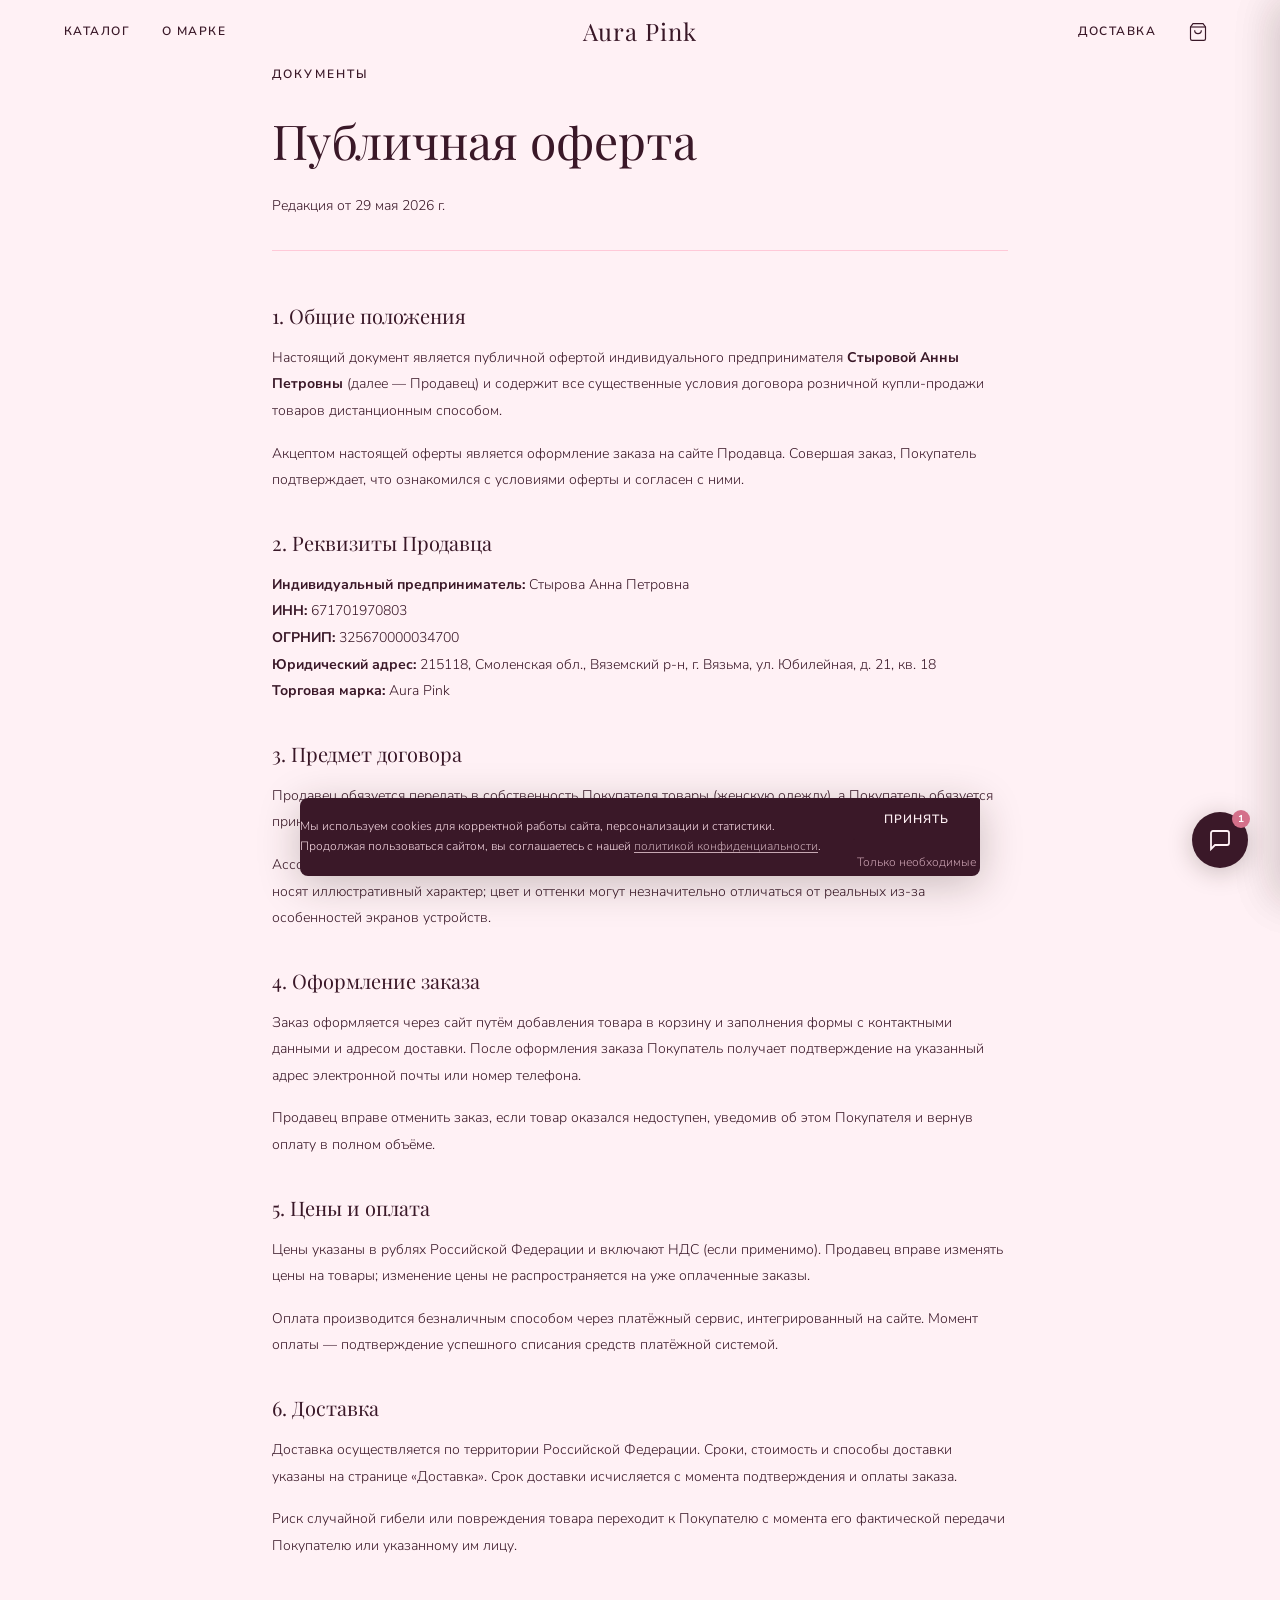
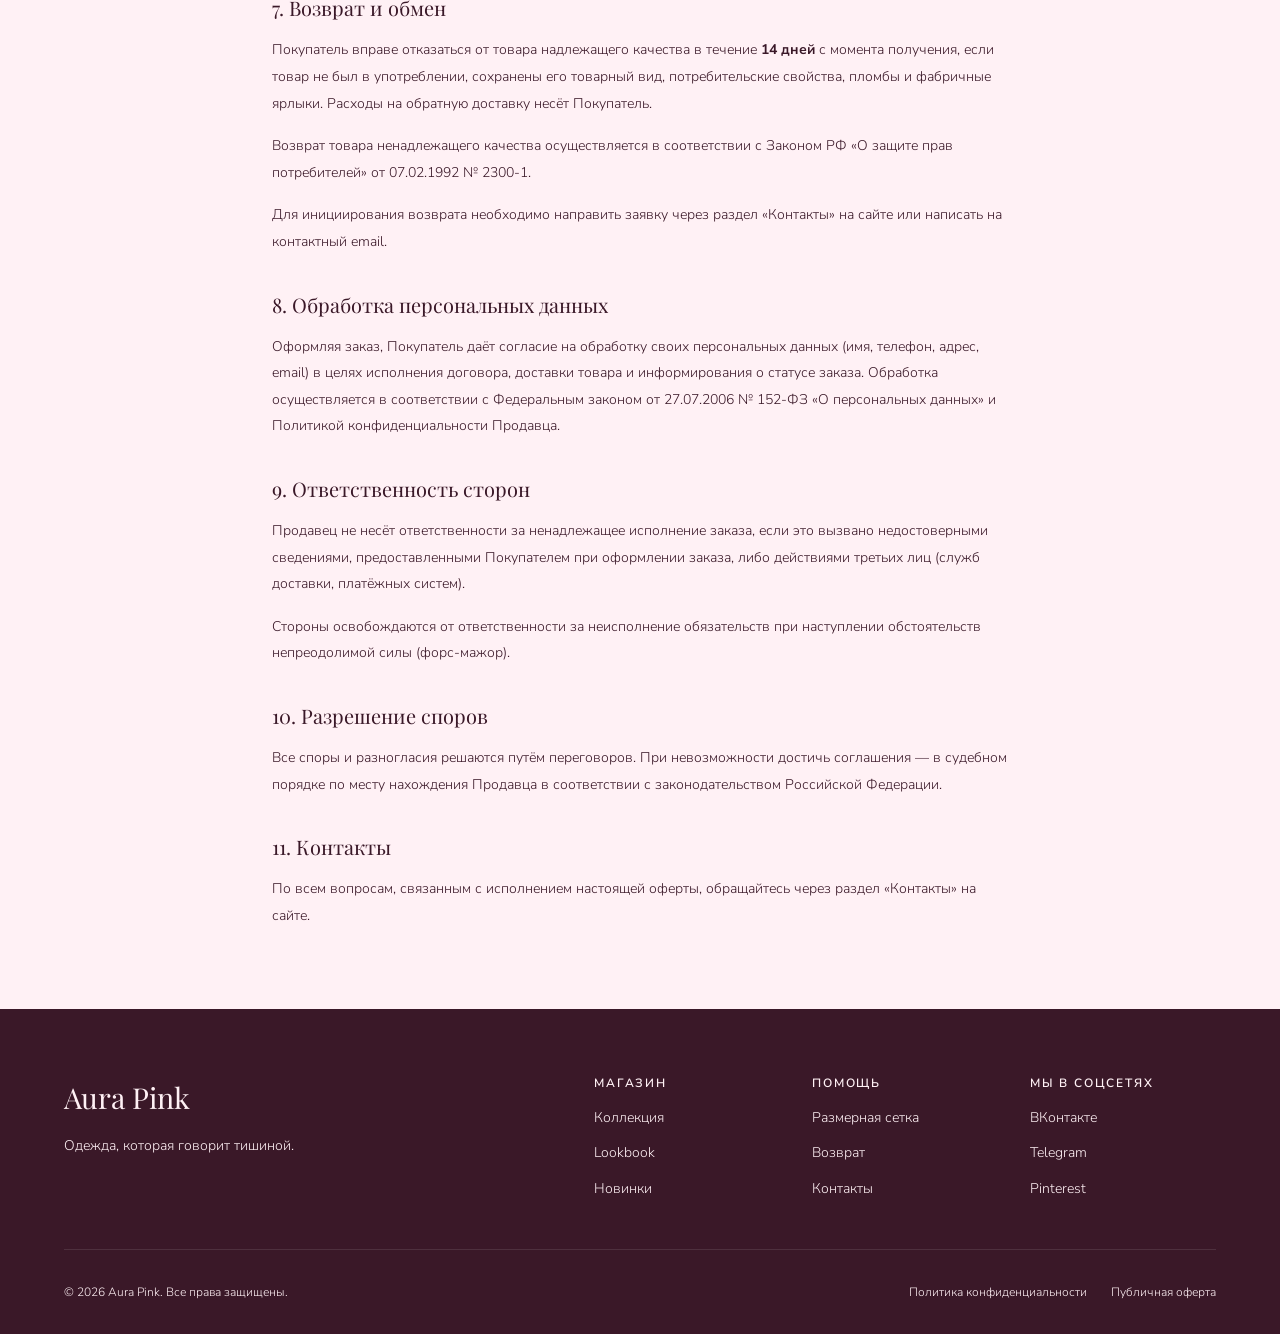
<file: oferta.html>
<!DOCTYPE html>
<html lang="ru">
<head>
  <!-- Yandex.Metrika counter -->
  <script type="text/javascript">
    (function(m,e,t,r,i,k,a){
      m[i]=m[i]||function(){(m[i].a=m[i].a||[]).push(arguments)};
      m[i].l=1*new Date();
      for (var j = 0; j < document.scripts.length; j++) {if (document.scripts[j].src === r) { return; }}
      k=e.createElement(t),a=e.getElementsByTagName(t)[0],k.async=1,k.src=r,a.parentNode.insertBefore(k,a)
    })(window, document,'script','https://mc.yandex.ru/metrika/tag.js?id=109393999','ym');
    ym(109393999, 'init', {ssr:true, webvisor:true, clickmap:true, ecommerce:'dataLayer', referrer: document.referrer, url: location.href, accurateTrackBounce:true, trackLinks:true});
  </script>
  <noscript><div><img src="https://mc.yandex.ru/watch/109393999" style="position:absolute; left:-9999px;" alt="" /></div></noscript>
  <!-- /Yandex.Metrika counter -->
  <meta charset="UTF-8" />
  <meta name="viewport" content="width=device-width, initial-scale=1.0, viewport-fit=cover" />
  <title>Публичная оферта — Aura Pink</title>
  <link rel="preconnect" href="https://fonts.googleapis.com" />
  <link rel="preconnect" href="https://fonts.gstatic.com" crossorigin />
  <link href="https://fonts.googleapis.com/css2?family=Playfair+Display:ital,wght@0,400;0,600;0,700;1,400;1,600&family=Nunito+Sans:ital,wght@0,300;0,400;0,600;1,300&display=swap" rel="stylesheet" />
  <link rel="stylesheet" href="css/style.css" />
  <style>
    .oferta-page {
      max-width: 800px;
      margin: 0 auto;
      padding: var(--space-16) var(--space-8);
    }

    .oferta-hero {
      margin-bottom: var(--space-12);
      padding-bottom: var(--space-8);
      border-bottom: 1px solid var(--color-border);
    }

    .oferta-hero h1 {
      font-family: var(--font-display);
      font-size: var(--text-2xl);
      font-weight: 400;
      color: var(--color-ink);
      margin-bottom: var(--space-3);
    }

    .oferta-meta {
      font-size: var(--text-sm);
      color: var(--color-text-soft);
    }

    .oferta-placeholder {
      background: var(--color-cream-dark);
      border: 2px dashed var(--color-border);
      border-radius: var(--radius-lg);
      padding: var(--space-16) var(--space-8);
      text-align: center;
      color: var(--color-text-soft);
    }

    .oferta-placeholder svg {
      color: var(--color-rose-light);
      margin-bottom: var(--space-4);
    }

    .oferta-placeholder h2 {
      font-family: var(--font-display);
      font-size: var(--text-xl);
      font-weight: 400;
      color: var(--color-ink);
      margin-bottom: var(--space-3);
    }

    .oferta-placeholder p {
      font-size: var(--text-sm);
      line-height: 1.7;
      max-width: 420px;
      margin: 0 auto;
    }

    /* Стили для будущего текста */
    .oferta-content h2 {
      font-family: var(--font-display);
      font-size: var(--text-lg);
      font-weight: 400;
      color: var(--color-ink);
      margin: var(--space-8) 0 var(--space-3);
    }

    .oferta-content p {
      font-size: var(--text-sm);
      color: var(--color-text-soft);
      line-height: 1.9;
      margin-bottom: var(--space-4);
    }

    .oferta-content ol,
    .oferta-content ul {
      padding-left: var(--space-6);
      margin-bottom: var(--space-4);
    }

    .oferta-content li {
      font-size: var(--text-sm);
      color: var(--color-text-soft);
      line-height: 1.9;
      margin-bottom: var(--space-2);
    }

    @media (max-width: 640px) {
      .oferta-page { padding: var(--space-8) var(--space-4); }
    }

    body {
      display: flex;
      flex-direction: column;
      min-height: 100vh;
    }
    main {
      flex: 1;
    }
  </style>
</head>
<body>

  <header class="site-header" id="site-header">
    <div class="header-inner">
<nav class="nav-left">
        <a href="catalog.html" class="nav-link">Каталог</a>
        <a href="index.html#about" class="nav-link">О марке</a>
        <a href="delivery.html" class="nav-link nav-link--medium">Доставка</a>
      </nav>
      <a href="index.html" class="logo" aria-label="Aura Pink — на главную">
        <span class="logo-text">Aura Pink</span>
      </a>
      <nav class="nav-right">
        <a href="delivery.html" class="nav-link">Доставка</a>
        <button class="nav-icon-btn cart-btn" aria-label="Корзина" id="cart-toggle">
          <span class="cart-icon"><svg width="20" height="20" viewBox="0 0 24 24" fill="none" stroke="currentColor" stroke-width="1.4"><path d="M6 2L3 6v14a2 2 0 002 2h14a2 2 0 002-2V6l-3-4z"/><line x1="3" y1="6" x2="21" y2="6"/><path d="M16 10a4 4 0 01-8 0"/></svg></span>
          <span class="cart-count" id="cart-count">0</span>
        </button>
        <button class="burger" aria-label="Меню" id="burger"><span></span><span></span><span></span></button>
      </nav>
    </div>
  </header>

  <div class="mobile-nav" id="mobile-nav" aria-hidden="true">
      <a href="catalog.html" class="mobile-nav-link">Каталог</a>
      <a href="delivery.html" class="mobile-nav-link">Доставка</a>
      <a href="contacts.html" class="mobile-nav-link">Контакты</a>
    </div>

  <main>
    <div class="oferta-page">

      <div class="oferta-hero reveal">
        <p class="section-eyebrow">Документы</p>
        <h1>Публичная оферта</h1>
        <p class="oferta-meta">Редакция от 29 мая 2026 г.</p>
      </div>

      <!-- Текст оферты -->
      <div class="oferta-content" id="oferta-content">

        <h2>1. Общие положения</h2>
        <p>Настоящий документ является публичной офертой индивидуального предпринимателя <strong>Стыровой Анны Петровны</strong> (далее — Продавец) и содержит все существенные условия договора розничной купли-продажи товаров дистанционным способом.</p>
        <p>Акцептом настоящей оферты является оформление заказа на сайте Продавца. Совершая заказ, Покупатель подтверждает, что ознакомился с условиями оферты и согласен с ними.</p>

        <h2>2. Реквизиты Продавца</h2>
        <p>
          <strong>Индивидуальный предприниматель:</strong> Стырова Анна Петровна<br>
          <strong>ИНН:</strong> 671701970803<br>
          <strong>ОГРНИП:</strong> 325670000034700<br>
          <strong>Юридический адрес:</strong> 215118, Смоленская обл., Вяземский р-н, г. Вязьма, ул. Юбилейная, д. 21, кв. 18<br>
          <strong>Торговая марка:</strong> Aura Pink
        </p>

        <h2>3. Предмет договора</h2>
        <p>Продавец обязуется передать в собственность Покупателя товары (женскую одежду), а Покупатель обязуется принять и оплатить товары на условиях настоящей оферты.</p>
        <p>Ассортимент, цены и наличие товаров определяются актуальным каталогом на сайте. Фотографии товаров носят иллюстративный характер; цвет и оттенки могут незначительно отличаться от реальных из-за особенностей экранов устройств.</p>

        <h2>4. Оформление заказа</h2>
        <p>Заказ оформляется через сайт путём добавления товара в корзину и заполнения формы с контактными данными и адресом доставки. После оформления заказа Покупатель получает подтверждение на указанный адрес электронной почты или номер телефона.</p>
        <p>Продавец вправе отменить заказ, если товар оказался недоступен, уведомив об этом Покупателя и вернув оплату в полном объёме.</p>

        <h2>5. Цены и оплата</h2>
        <p>Цены указаны в рублях Российской Федерации и включают НДС (если применимо). Продавец вправе изменять цены на товары; изменение цены не распространяется на уже оплаченные заказы.</p>
        <p>Оплата производится безналичным способом через платёжный сервис, интегрированный на сайте. Момент оплаты — подтверждение успешного списания средств платёжной системой.</p>

        <h2>6. Доставка</h2>
        <p>Доставка осуществляется по территории Российской Федерации. Сроки, стоимость и способы доставки указаны на странице <a href="delivery.html">«Доставка»</a>. Срок доставки исчисляется с момента подтверждения и оплаты заказа.</p>
        <p>Риск случайной гибели или повреждения товара переходит к Покупателю с момента его фактической передачи Покупателю или указанному им лицу.</p>

        <h2>7. Возврат и обмен</h2>
        <p>Покупатель вправе отказаться от товара надлежащего качества в течение <strong>14 дней</strong> с момента получения, если товар не был в употреблении, сохранены его товарный вид, потребительские свойства, пломбы и фабричные ярлыки. Расходы на обратную доставку несёт Покупатель.</p>
        <p>Возврат товара ненадлежащего качества осуществляется в соответствии с Законом РФ «О защите прав потребителей» от 07.02.1992 № 2300-1.</p>
        <p>Для инициирования возврата необходимо направить заявку через раздел «Контакты» на сайте или написать на контактный email.</p>

        <h2>8. Обработка персональных данных</h2>
        <p>Оформляя заказ, Покупатель даёт согласие на обработку своих персональных данных (имя, телефон, адрес, email) в целях исполнения договора, доставки товара и информирования о статусе заказа. Обработка осуществляется в соответствии с Федеральным законом от 27.07.2006 № 152-ФЗ «О персональных данных» и <a href="privacy.html">Политикой конфиденциальности</a> Продавца.</p>

        <h2>9. Ответственность сторон</h2>
        <p>Продавец не несёт ответственности за ненадлежащее исполнение заказа, если это вызвано недостоверными сведениями, предоставленными Покупателем при оформлении заказа, либо действиями третьих лиц (служб доставки, платёжных систем).</p>
        <p>Стороны освобождаются от ответственности за неисполнение обязательств при наступлении обстоятельств непреодолимой силы (форс-мажор).</p>

        <h2>10. Разрешение споров</h2>
        <p>Все споры и разногласия решаются путём переговоров. При невозможности достичь соглашения — в судебном порядке по месту нахождения Продавца в соответствии с законодательством Российской Федерации.</p>

        <h2>11. Контакты</h2>
        <p>По всем вопросам, связанным с исполнением настоящей оферты, обращайтесь через раздел <a href="contacts.html">«Контакты»</a> на сайте.</p>

      </div>

    </div>
  </main>
  <!-- ─── КНОПКА НАВЕРХ ────────────────────────────────── -->
  <button class="back-to-top" id="back-to-top" aria-label="Наверх">
    <svg width="26" height="26" viewBox="0 0 24 24" fill="none" stroke="currentColor" stroke-width="2.5"><polyline points="18 15 12 9 6 15"/></svg>
  </button>

  <footer class="site-footer" aria-label="Подвал сайта">
    <div class="footer-inner">
      <div class="footer-top">
        <div class="footer-brand">
          <p class="footer-logo">Aura Pink</p>
          <p class="footer-tagline">Одежда, которая говорит тишиной.</p>
        </div>

        <nav class="footer-nav" aria-label="Навигация по разделам">
          <div class="footer-col">
            <p class="footer-col-title">Магазин</p>
            <a href="catalog.html" class="footer-link">Коллекция</a>
            <a href="#lookbook" class="footer-link">Lookbook</a>
            <a href="catalog.html" class="footer-link">Новинки</a>
          </div>

          <div class="footer-col">
            <p class="footer-col-title">Помощь</p>
            <a href="sizeguide.html" class="footer-link">Размерная сетка</a>
            <a href="returns.html" class="footer-link">Возврат</a>
            <a href="contacts.html" class="footer-link">Контакты</a>
          </div>

          <div class="footer-col">
            <p class="footer-col-title">Мы в соцсетях</p>
            <a href="#" class="footer-link">ВКонтакте</a>
            <a href="#" class="footer-link">Telegram</a>
            <a href="#" class="footer-link">Pinterest</a>
          </div>
        </nav>
      </div>

      <div class="footer-bottom">
        <p class="footer-copy">© 2026 Aura Pink. Все права защищены.</p>
        <div class="footer-legal">
          <a href="privacy.html" class="footer-link-sm">Политика конфиденциальности</a>
          <a href="oferta.html" class="footer-link-sm">Публичная оферта</a>
        </div>
      </div>
    </div>
  </footer>

  <!-- ─── SIDEBAR КОРЗИНА ───────────────────────────────── -->
  <aside class="cart-sidebar" id="cart-sidebar" aria-label="Корзина" aria-hidden="true">
    <div class="cart-backdrop" id="cart-backdrop"></div>
    <div class="cart-panel">
      <header class="cart-header">
        <h2 class="cart-title">Корзина</h2>
        <button class="cart-close" id="cart-close" aria-label="Закрыть корзину">
          <svg width="20" height="20" viewBox="0 0 24 24" fill="none" stroke="currentColor" stroke-width="1.4"><line x1="18" y1="6" x2="6" y2="18"/><line x1="6" y1="6" x2="18" y2="18"/></svg>
        </button>
      </header>
      <div class="cart-body" id="cart-body">
        <div class="cart-empty" id="cart-empty">
          <p class="cart-empty-icon">◇</p>
          <p class="cart-empty-text">В корзине пока пусто</p>
          <a href="catalog.html" class="btn btn--ghost cart-empty-btn">Перейти в каталог</a>
        </div>
        <ul class="cart-items" id="cart-items" aria-live="polite"></ul>
      </div>
      <footer class="cart-footer" id="cart-footer" style="display:none;">
        <div class="cart-total-row">
          <span class="cart-total-label">Итого</span>
          <span class="cart-total-price" id="cart-total">0 ₽</span>
        </div>
        <button class="btn btn--primary cart-checkout" id="checkout-btn">Оформить заказ</button>
        <p class="cart-pay-note">Оплата через ЮKassa · Безопасно</p>
      </footer>
    </div>
  </aside>


  <!-- ─── SIDEBAR ИЗБРАННОЕ ────────────────────────────── -->
  <aside class="cart-sidebar" id="wishlist-sidebar" aria-label="Избранное" aria-hidden="true">
    <div class="cart-backdrop" id="wishlist-backdrop"></div>
    <div class="cart-panel">
      <header class="cart-header">
        <h2 class="cart-title">Избранное</h2>
        <button class="cart-close" id="wishlist-close" aria-label="Закрыть избранное">
          <svg width="20" height="20" viewBox="0 0 24 24" fill="none" stroke="currentColor" stroke-width="1.4"><line x1="18" y1="6" x2="6" y2="18"/><line x1="6" y1="6" x2="18" y2="18"/></svg>
        </button>
      </header>
      <div class="cart-body" id="wishlist-body">
        <div class="cart-empty" id="wishlist-empty">
          <p class="cart-empty-icon">♡</p>
          <p class="cart-empty-text">Вы ещё ничего не добавили</p>
          <a href="catalog.html" class="btn btn--ghost cart-empty-btn">Смотреть коллекцию</a>
        </div>
        <ul class="cart-items" id="wishlist-items" aria-live="polite"></ul>
      </div>
    </div>
  </aside>

  <!-- ─── МОДАЛКА РАЗМЕРА ──────────────────────────────── -->
  <div class="modal-overlay" id="size-modal" aria-hidden="true" role="dialog" aria-modal="true" aria-label="Выбор размера">
    <div class="modal-panel">
      <button class="modal-close" id="modal-close" aria-label="Закрыть">
        <svg width="18" height="18" viewBox="0 0 24 24" fill="none" stroke="currentColor" stroke-width="1.4"><line x1="18" y1="6" x2="6" y2="18"/><line x1="6" y1="6" x2="18" y2="18"/></svg>
      </button>
      <div class="modal-img-wrap">
        <div class="modal-product-img" id="modal-img"></div>
      </div>
      <div class="modal-content">
        <p class="modal-brand">Aura Pink</p>
        <h3 class="modal-product-name" id="modal-name"></h3>
        <p class="modal-price" id="modal-price"></p>
        <div class="modal-sizes">
          <p class="modal-label">Выберите размер</p>
          <div class="size-selector" id="size-selector">
            <button class="size-option" data-size="XS">XS</button>
            <button class="size-option" data-size="S">S</button>
            <button class="size-option active" data-size="M">M</button>
            <button class="size-option" data-size="L">L</button>
            <button class="size-option" data-size="XL">XL</button>
          </div>
        </div>
        <button class="btn btn--primary modal-add-to-cart" id="modal-add-btn">Добавить в корзину</button>
      </div>
    </div>
  </div>

  <!-- ─── ТОСТ ─────────────────────────────────────────── -->
  <div class="toast-container" id="toast-container" aria-live="polite" aria-atomic="true"></div>

  <!-- ─── МОДАЛКА ОПЛАТЫ ───────────────────────────────── -->
  <div class="modal-overlay" id="payment-modal" aria-hidden="true" role="dialog" aria-modal="true" aria-label="Оформление заказа">
    <div class="modal-panel modal-panel--payment">
      <button class="modal-close" id="payment-modal-close" aria-label="Закрыть">
        <svg width="18" height="18" viewBox="0 0 24 24" fill="none" stroke="currentColor" stroke-width="1.4"><line x1="18" y1="6" x2="6" y2="18"/><line x1="6" y1="6" x2="18" y2="18"/></svg>
      </button>
      <div class="payment-content">
        <div class="payment-header">
          <p class="modal-brand">Aura Pink</p>
          <h3 class="payment-title">Оформление заказа</h3>
        </div>
        <div class="payment-order-summary" id="payment-summary"></div>
        <div class="payment-form-section">
          <p class="modal-label">Контактные данные</p>
          <div class="payment-fields">
            <input type="text" class="payment-input" placeholder="Имя и фамилия" id="pay-name" />
            <input type="email" class="payment-input" placeholder="Email" id="pay-email" />
            <input type="tel" class="payment-input" placeholder="Телефон" id="pay-phone" />
          </div>
          <p class="modal-label" style="margin-top:1.5rem;">Адрес доставки</p>
          <div class="payment-fields">
            <input type="text" class="payment-input" placeholder="Город" id="pay-city" />
            <input type="text" class="payment-input" placeholder="Улица, дом, квартира" id="pay-address" />
            <input type="text" class="payment-input" placeholder="Индекс" id="pay-zip" />
          </div>
          <p class="modal-label" style="margin-top:1.5rem;">Способ оплаты</p>
          <div class="payment-methods">
            <label class="pay-method active" data-method="bank_card">
              <input type="radio" name="pay_method" value="bank_card" checked hidden/>
              <span class="pay-method-label">Банковская карта</span>
            </label>
            <label class="pay-method" data-method="sbp">
              <input type="radio" name="pay_method" value="sbp" hidden/>
              <span class="pay-method-label">СБП</span>
            </label>
            <label class="pay-method" data-method="yoo_money">
              <input type="radio" name="pay_method" value="yoo_money" hidden/>
              <span class="pay-method-label">ЮMoney</span>
            </label>
          </div>
        </div>
        <div class="payment-total-row">
          <span>Итого к оплате</span>
          <strong id="payment-total-display">0 ₽</strong>
        </div>
        <button class="btn btn--primary payment-submit" id="payment-submit-btn">
          Перейти к оплате через ЮKassa
        </button>
        <p class="cart-pay-note">Платёж обрабатывается сервисом ЮKassa.<br>256-bit SSL шифрование.</p>
        <div id="yokassa-widget-container"></div>
      </div>
    </div>
  </div>

  <!-- ─── ЧАТ ПОДДЕРЖКИ ────────────────────────────────── -->
  <div class="support-widget" id="support-widget" aria-label="Чат поддержки">
    <div class="support-chat" id="support-chat" aria-hidden="true">
      <div class="support-chat-header">
        <div class="support-avatar">AP</div>
        <div class="support-info">
          <p class="support-name">Aura Pink</p>
          <p class="support-status">
            <span class="support-online-dot"></span>Онлайн · ответим быстро
          </p>
        </div>
        <button class="support-chat-close" id="support-chat-close" aria-label="Закрыть чат">
          <svg width="16" height="16" viewBox="0 0 24 24" fill="none" stroke="currentColor" stroke-width="2"><line x1="18" y1="6" x2="6" y2="18"/><line x1="6" y1="6" x2="18" y2="18"/></svg>
        </button>
      </div>

      <div class="support-messages" id="support-messages">
        <div class="support-msg support-msg--in">
          <p>Привет! 👋 Рада вас видеть в Aura Pink.</p>
          <p>Если есть вопросы по размеру или составу — спрашивайте, я помогу.</p>
        </div>
      </div>

      <div class="support-input-row">
        <input type="text" class="support-input" id="support-input" placeholder="Написать сообщение…" aria-label="Сообщение поддержке" maxlength="500" />
        <button class="support-send" id="support-send" aria-label="Отправить">
          <svg width="18" height="18" viewBox="0 0 24 24" fill="none" stroke="currentColor" stroke-width="2"><line x1="22" y1="2" x2="11" y2="13"/><polygon points="22 2 15 22 11 13 2 9 22 2"/></svg>
        </button>
      </div>
    </div>

    <button class="support-fab" id="support-fab" aria-label="Открыть чат поддержки" aria-expanded="false">
      <span class="support-fab-icon support-fab-icon--chat">
        <svg width="24" height="24" viewBox="0 0 24 24" fill="none" stroke="currentColor" stroke-width="1.8"><path d="M21 15a2 2 0 01-2 2H7l-4 4V5a2 2 0 012-2h14a2 2 0 012 2z"/></svg>
      </span>
      <span class="support-fab-icon support-fab-icon--close">
        <svg width="26" height="26" viewBox="0 0 24 24" fill="none" stroke="currentColor" stroke-width="2"><line x1="18" y1="6" x2="6" y2="18"/><line x1="6" y1="6" x2="18" y2="18"/></svg>
      </span>
      <span class="support-fab-badge" id="support-badge" aria-hidden="true">1</span>
    </button>
  </div>


  <!-- ─── COOKIE БАННЕР ───────────────────────────────────── -->
  <div class="cookie-banner" id="cookie-banner" role="alertdialog" aria-label="Использование cookies" aria-hidden="true">
    <p class="cookie-text">
      Мы используем cookies для корректной работы сайта, персонализации и статистики.
      Продолжая пользоваться сайтом, вы соглашаетесь с нашей
      <a href="privacy.html" class="cookie-link">политикой конфиденциальности</a>.
    </p>
    <div class="cookie-actions">
      <button class="btn btn--primary cookie-accept" id="cookie-accept">Принять</button>
      <button class="cookie-decline" id="cookie-decline">Только необходимые</button>
    </div>
  </div>

  <script src="js/script.js"></script>
  <script>
    // Back to top
    const _btt = document.getElementById('back-to-top');
    if (_btt) {
      window.addEventListener('scroll', () => {
        _btt.classList.toggle('visible', window.scrollY > 300);
      }, { passive: true });
      _btt.addEventListener('click', () => window.scrollTo({ top: 0, behavior: 'smooth' }));
    }
  </script>
  <script>
    // Burger menu
    (function() {
      const burger = document.getElementById('burger');
      const mobileNav = document.getElementById('mobile-nav');
      if (!burger || !mobileNav) return;
      let isOpen = false;
      function toggle() {
        isOpen = !isOpen;
        burger.classList.toggle('open', isOpen);
        mobileNav.classList.toggle('open', isOpen);
        mobileNav.setAttribute('aria-hidden', String(!isOpen));
        document.body.style.overflow = isOpen ? 'hidden' : '';
      }
      burger.addEventListener('click', toggle);
      mobileNav.querySelectorAll('.mobile-nav-link').forEach(link => {
        link.addEventListener('click', () => { if (isOpen) toggle(); });
      });
    })();
  </script>

  <script>
    /* ── Header layout switcher ──────────────────────────
       В режиме ПК на телефоне (viewport ~980px) переключаем
       хедер на двухрядный макет через JS-класс.
       Порог 769–1050px определён по реальному innerWidth.
    ─────────────────────────────────────────────────────── */
    (function() {
      var header = document.getElementById('site-header');
      function checkLayout() {
        var w = window.innerWidth;
        if (w >= 769 && w <= 1050) {
          header.classList.add('header-two-row');
          document.documentElement.style.setProperty('--header-h', '100px');
        } else {
          header.classList.remove('header-two-row');
          document.documentElement.style.removeProperty('--header-h');
        }
      }
      checkLayout();
      window.addEventListener('resize', checkLayout);
    })();
  </script>
</body>
</html>
</file>
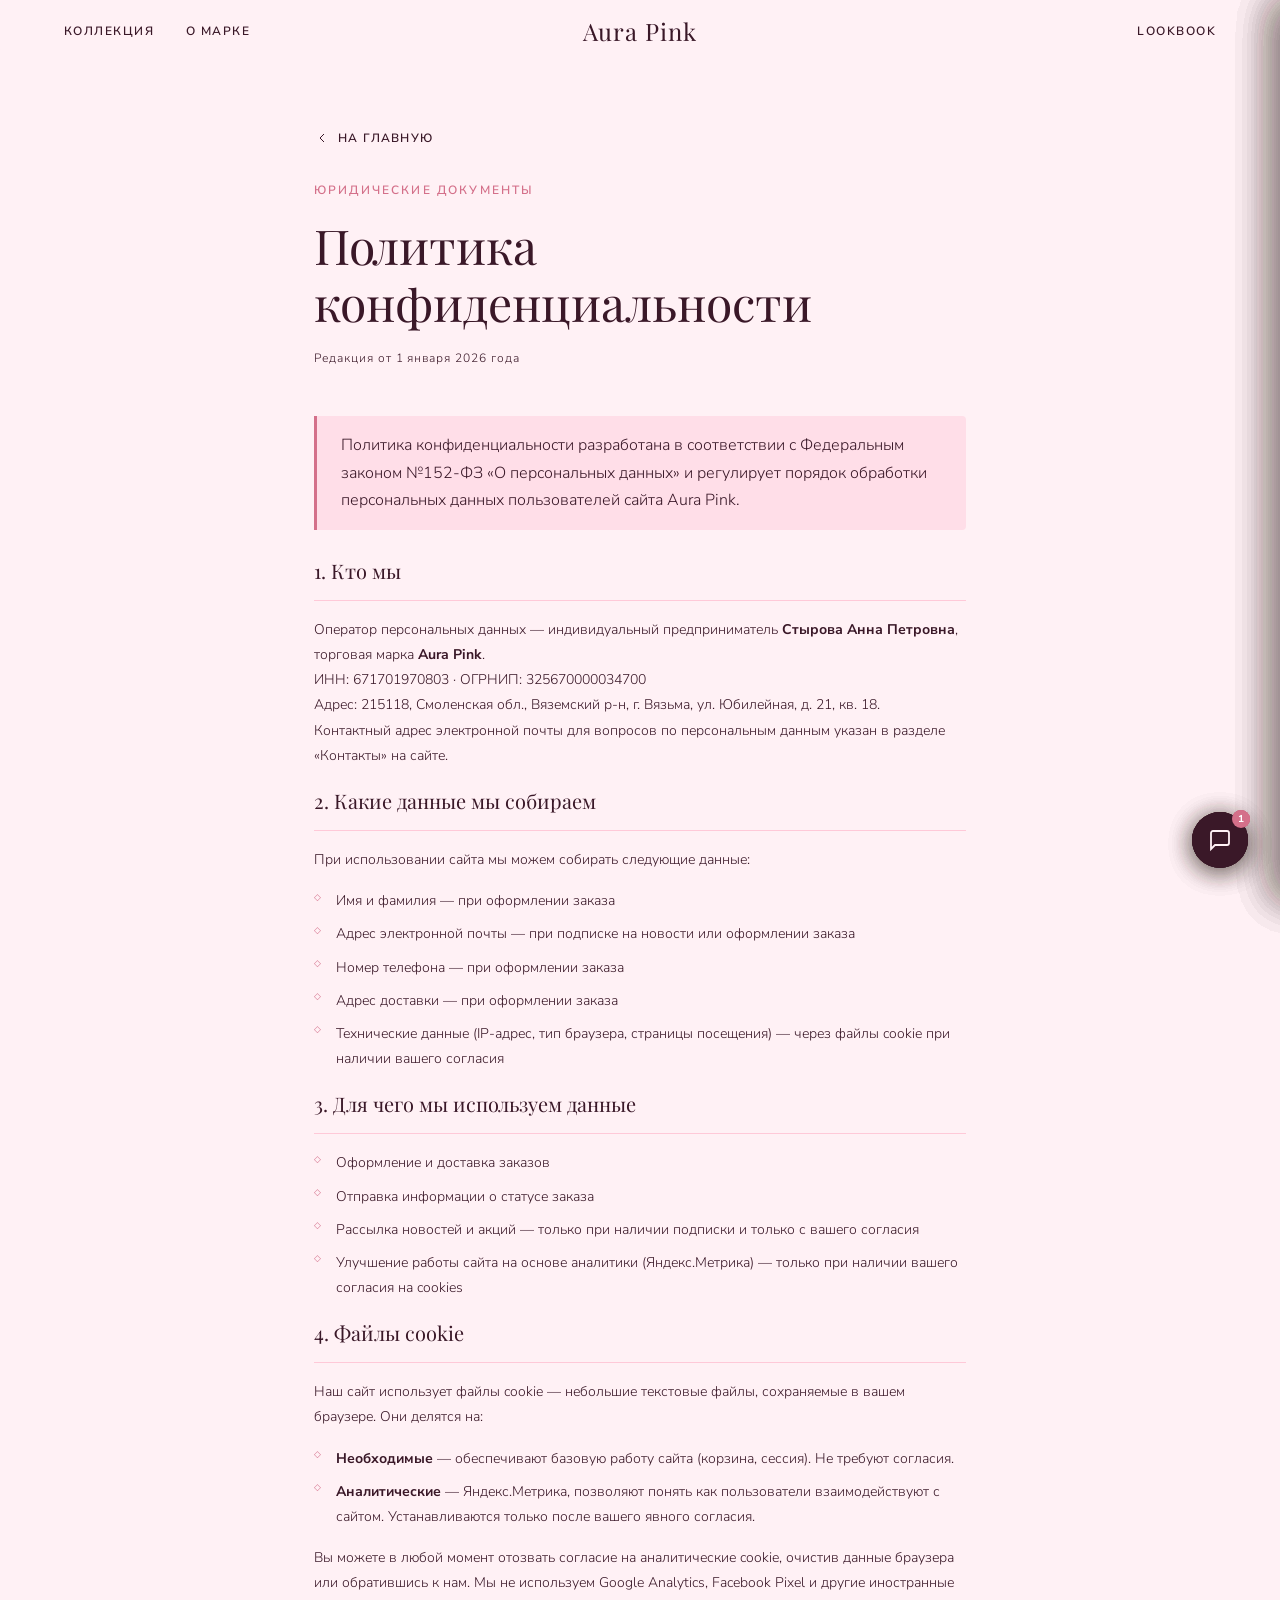
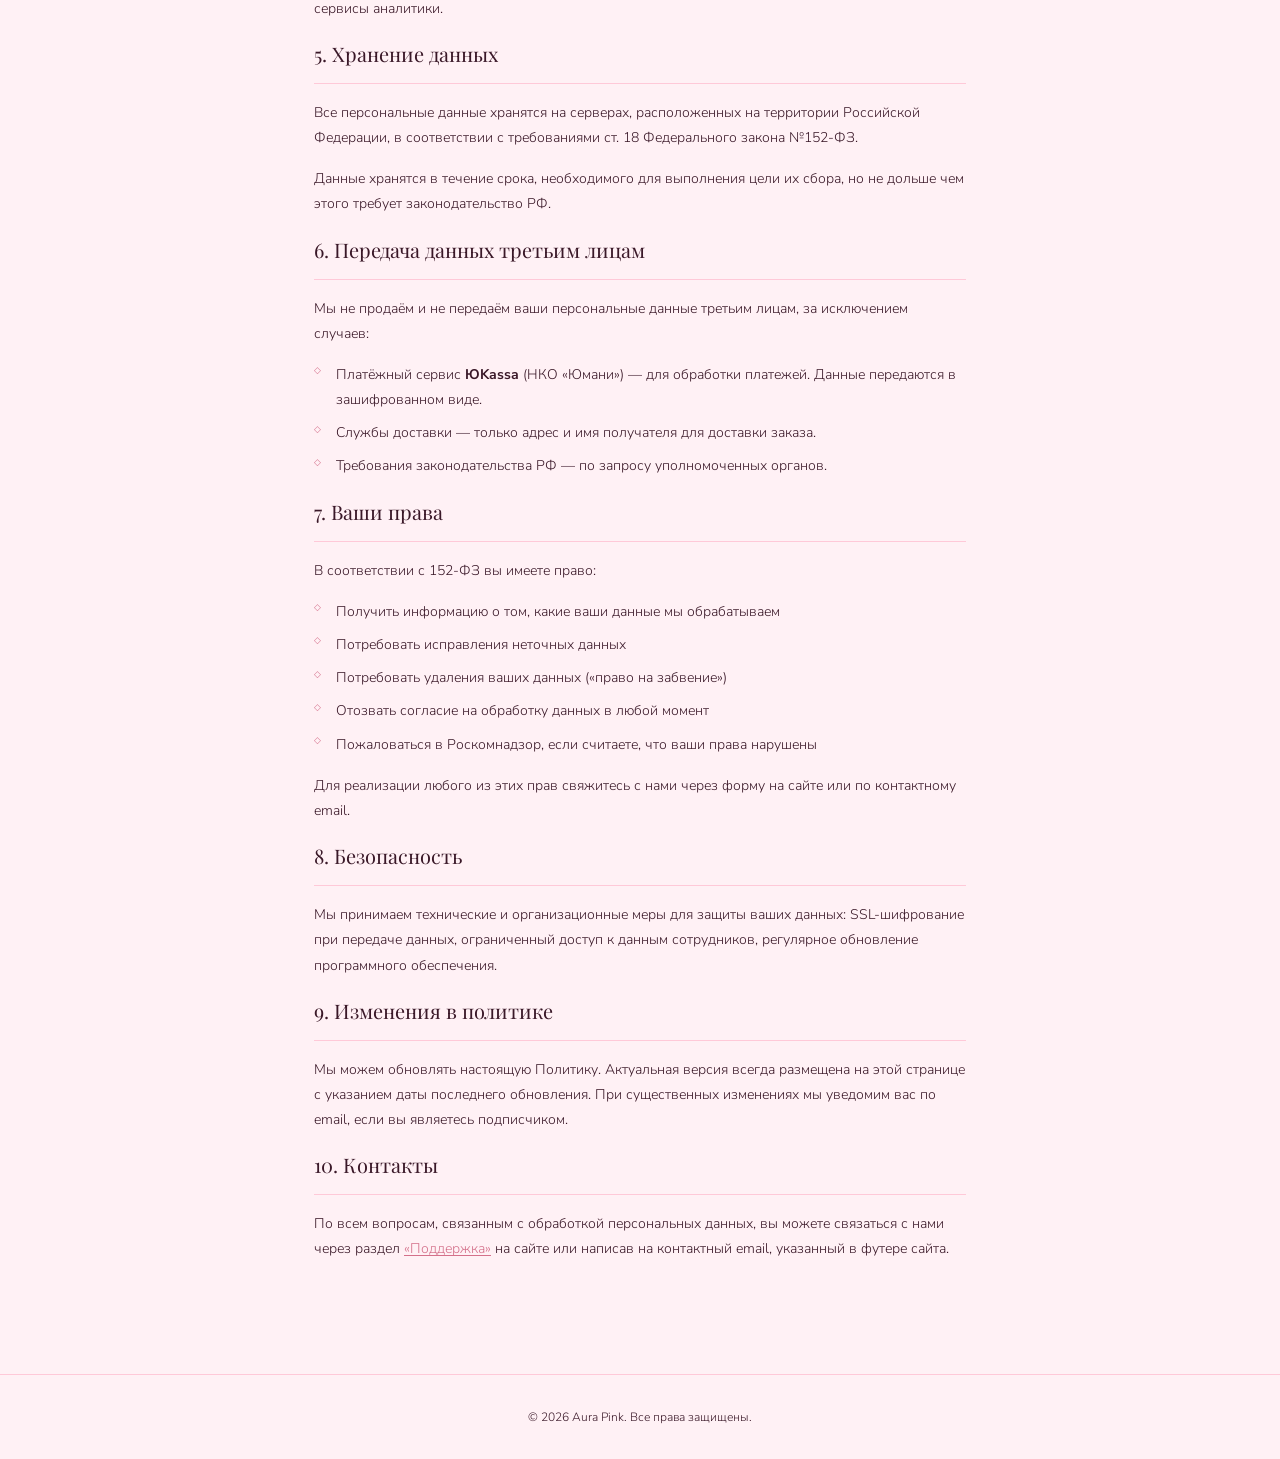
<file: privacy.html>
<!DOCTYPE html>
<html lang="ru">
<head>
  <!-- Yandex.Metrika counter -->
  <script type="text/javascript">
    (function(m,e,t,r,i,k,a){
      m[i]=m[i]||function(){(m[i].a=m[i].a||[]).push(arguments)};
      m[i].l=1*new Date();
      for (var j = 0; j < document.scripts.length; j++) {if (document.scripts[j].src === r) { return; }}
      k=e.createElement(t),a=e.getElementsByTagName(t)[0],k.async=1,k.src=r,a.parentNode.insertBefore(k,a)
    })(window, document,'script','https://mc.yandex.ru/metrika/tag.js?id=109393999','ym');
    ym(109393999, 'init', {ssr:true, webvisor:true, clickmap:true, ecommerce:'dataLayer', referrer: document.referrer, url: location.href, accurateTrackBounce:true, trackLinks:true});
  </script>
  <noscript><div><img src="https://mc.yandex.ru/watch/109393999" style="position:absolute; left:-9999px;" alt="" /></div></noscript>
  <!-- /Yandex.Metrika counter -->
  <meta charset="UTF-8" />
  <meta name="viewport" content="width=device-width, initial-scale=1.0" />
  <title>Политика конфиденциальности — Aura Pink</title>
  <link rel="preconnect" href="https://fonts.googleapis.com" />
  <link rel="preconnect" href="https://fonts.gstatic.com" crossorigin />
  <link href="https://fonts.googleapis.com/css2?family=Playfair+Display:ital,wght@0,400;0,600;0,700;1,400;1,600&family=Nunito+Sans:ital,wght@0,300;0,400;0,600;1,300&display=swap" rel="stylesheet" />
  <link rel="stylesheet" href="css/style.css" />
  <style>
    .privacy-page {
      max-width: 780px;
      margin: 0 auto;
      padding: calc(var(--header-h) + 4rem) var(--container-pad) 6rem;
    }
    .privacy-eyebrow {
      font-size: var(--text-xs);
      font-weight: 600;
      letter-spacing: 0.18em;
      text-transform: uppercase;
      color: var(--color-rose);
      margin-bottom: var(--space-4);
    }
    .privacy-title {
      font-family: var(--font-display);
      font-size: var(--text-2xl);
      font-weight: 400;
      color: var(--color-ink);
      margin-bottom: var(--space-4);
      line-height: 1.2;
    }
    .privacy-date {
      font-size: var(--text-xs);
      color: var(--color-text-muted);
      margin-bottom: var(--space-12);
      letter-spacing: 0.08em;
    }
    .privacy-section {
      margin-bottom: var(--space-10);
    }
    .privacy-section h2 {
      font-family: var(--font-display);
      font-size: var(--text-lg);
      font-weight: 400;
      color: var(--color-ink);
      margin-bottom: var(--space-4);
      padding-bottom: var(--space-3);
      border-bottom: 1px solid var(--color-border);
    }
    .privacy-section p {
      font-size: var(--text-sm);
      color: var(--color-text-soft);
      line-height: 1.8;
      margin-bottom: var(--space-4);
    }
    .privacy-section ul {
      list-style: none;
      padding: 0;
      margin-bottom: var(--space-4);
    }
    .privacy-section ul li {
      font-size: var(--text-sm);
      color: var(--color-text-soft);
      line-height: 1.8;
      padding-left: 1.4rem;
      position: relative;
      margin-bottom: var(--space-2);
    }
    .privacy-section ul li::before {
      content: '◇';
      position: absolute;
      left: 0;
      top: 0.5em;
      color: var(--color-rose);
      font-size: 0.55rem;
      line-height: 1;
    }
    .privacy-section a {
      color: var(--color-rose);
      text-decoration: underline;
      text-underline-offset: 2px;
    }
    .privacy-highlight {
      background: var(--color-cream-dark);
      border-left: 3px solid var(--color-rose);
      padding: var(--space-4) var(--space-6);
      border-radius: 0 var(--radius-md) var(--radius-md) 0;
      margin-bottom: var(--space-6);
    }
    .privacy-highlight p {
      margin-bottom: 0;
      color: var(--color-ink);
    }
    .privacy-back {
      display: inline-flex;
      align-items: center;
      gap: var(--space-2);
      font-size: var(--text-xs);
      font-weight: 600;
      letter-spacing: 0.1em;
      text-transform: uppercase;
      color: var(--color-text-soft);
      margin-bottom: var(--space-8);
      transition: color var(--t-fast) var(--ease-out);
    }
    .privacy-back:hover { color: var(--color-ink); }
    .privacy-back svg { transition: transform var(--t-fast) var(--ease-out); }
    .privacy-back:hover svg { transform: translateX(-3px); }
    body { display: flex; flex-direction: column; min-height: 100vh; }
    main { flex: 1; }
  </style>
</head>
<body>

  <!-- Хедер -->
  <header class="site-header" id="site-header">
    <div class="header-inner">
<nav class="nav-left">
        <a href="catalog.html" class="nav-link">Коллекция</a>
        <a href="index.html#about" class="nav-link">О марке</a>
        <a href="index.html#lookbook" class="nav-link nav-link--medium">Lookbook</a>
      </nav>
      <a href="index.html" class="logo" aria-label="Aura Pink — на главную">
        <span class="logo-text">Aura Pink</span>
      </a>
      <nav class="nav-right">
        <a href="index.html#lookbook" class="nav-link">Lookbook</a>
        <button class="burger" aria-label="Меню" id="burger"><span></span><span></span><span></span></button>
      </nav>
    </div>
  </header>

  <div class="mobile-nav" id="mobile-nav" aria-hidden="true">
    <a href="catalog.html" class="mobile-nav-link">Каталог</a>
    <a href="index.html#about" class="mobile-nav-link">О марке</a>
    <a href="delivery.html" class="mobile-nav-link">Доставка</a>
    <a href="contacts.html" class="mobile-nav-link">Контакты</a>
  </div>

  <main class="privacy-page">

    <a href="index.html" class="privacy-back">
      <svg width="16" height="16" viewBox="0 0 24 24" fill="none" stroke="currentColor" stroke-width="1.5"><polyline points="15 18 9 12 15 6"/></svg>
      На главную
    </a>

    <p class="privacy-eyebrow">Юридические документы</p>
    <h1 class="privacy-title">Политика конфиденциальности</h1>
    <p class="privacy-date">Редакция от 1 января 2026 года</p>

    <div class="privacy-highlight">
      <p>Политика конфиденциальности разработана в соответствии с Федеральным законом №152-ФЗ «О персональных данных» и регулирует порядок обработки персональных данных пользователей сайта Aura Pink.</p>
    </div>

    <div class="privacy-section">
      <h2>1. Кто мы</h2>
      <p>Оператор персональных данных — индивидуальный предприниматель <strong>Стырова Анна Петровна</strong>, торговая марка <strong>Aura Pink</strong>.<br>
      ИНН: 671701970803 · ОГРНИП: 325670000034700<br>
      Адрес: 215118, Смоленская обл., Вяземский р-н, г. Вязьма, ул. Юбилейная, д. 21, кв. 18.<br>
      Контактный адрес электронной почты для вопросов по персональным данным указан в разделе «Контакты» на сайте.</p>
    </div>

    <div class="privacy-section">
      <h2>2. Какие данные мы собираем</h2>
      <p>При использовании сайта мы можем собирать следующие данные:</p>
      <ul>
        <li>Имя и фамилия — при оформлении заказа</li>
        <li>Адрес электронной почты — при подписке на новости или оформлении заказа</li>
        <li>Номер телефона — при оформлении заказа</li>
        <li>Адрес доставки — при оформлении заказа</li>
        <li>Технические данные (IP-адрес, тип браузера, страницы посещения) — через файлы cookie при наличии вашего согласия</li>
      </ul>
    </div>

    <div class="privacy-section">
      <h2>3. Для чего мы используем данные</h2>
      <ul>
        <li>Оформление и доставка заказов</li>
        <li>Отправка информации о статусе заказа</li>
        <li>Рассылка новостей и акций — только при наличии подписки и только с вашего согласия</li>
        <li>Улучшение работы сайта на основе аналитики (Яндекс.Метрика) — только при наличии вашего согласия на cookies</li>
      </ul>
    </div>

    <div class="privacy-section">
      <h2>4. Файлы cookie</h2>
      <p>Наш сайт использует файлы cookie — небольшие текстовые файлы, сохраняемые в вашем браузере. Они делятся на:</p>
      <ul>
        <li><strong>Необходимые</strong> — обеспечивают базовую работу сайта (корзина, сессия). Не требуют согласия.</li>
        <li><strong>Аналитические</strong> — Яндекс.Метрика, позволяют понять как пользователи взаимодействуют с сайтом. Устанавливаются только после вашего явного согласия.</li>
      </ul>
      <p>Вы можете в любой момент отозвать согласие на аналитические cookie, очистив данные браузера или обратившись к нам. Мы не используем Google Analytics, Facebook Pixel и другие иностранные сервисы аналитики.</p>
    </div>

    <div class="privacy-section">
      <h2>5. Хранение данных</h2>
      <p>Все персональные данные хранятся на серверах, расположенных на территории Российской Федерации, в соответствии с требованиями ст. 18 Федерального закона №152-ФЗ.</p>
      <p>Данные хранятся в течение срока, необходимого для выполнения цели их сбора, но не дольше чем этого требует законодательство РФ.</p>
    </div>

    <div class="privacy-section">
      <h2>6. Передача данных третьим лицам</h2>
      <p>Мы не продаём и не передаём ваши персональные данные третьим лицам, за исключением случаев:</p>
      <ul>
        <li>Платёжный сервис <strong>ЮKassa</strong> (НКО «Юмани») — для обработки платежей. Данные передаются в зашифрованном виде.</li>
        <li>Службы доставки — только адрес и имя получателя для доставки заказа.</li>
        <li>Требования законодательства РФ — по запросу уполномоченных органов.</li>
      </ul>
    </div>

    <div class="privacy-section">
      <h2>7. Ваши права</h2>
      <p>В соответствии с 152-ФЗ вы имеете право:</p>
      <ul>
        <li>Получить информацию о том, какие ваши данные мы обрабатываем</li>
        <li>Потребовать исправления неточных данных</li>
        <li>Потребовать удаления ваших данных («право на забвение»)</li>
        <li>Отозвать согласие на обработку данных в любой момент</li>
        <li>Пожаловаться в Роскомнадзор, если считаете, что ваши права нарушены</li>
      </ul>
      <p>Для реализации любого из этих прав свяжитесь с нами через форму на сайте или по контактному email.</p>
    </div>

    <div class="privacy-section">
      <h2>8. Безопасность</h2>
      <p>Мы принимаем технические и организационные меры для защиты ваших данных: SSL-шифрование при передаче данных, ограниченный доступ к данным сотрудников, регулярное обновление программного обеспечения.</p>
    </div>

    <div class="privacy-section">
      <h2>9. Изменения в политике</h2>
      <p>Мы можем обновлять настоящую Политику. Актуальная версия всегда размещена на этой странице с указанием даты последнего обновления. При существенных изменениях мы уведомим вас по email, если вы являетесь подписчиком.</p>
    </div>

    <div class="privacy-section">
      <h2>10. Контакты</h2>
      <p>По всем вопросам, связанным с обработкой персональных данных, вы можете связаться с нами через раздел <a href="index.html#support">«Поддержка»</a> на сайте или написав на контактный email, указанный в футере сайта.</p>
    </div>

  </main>

  <!-- ─── КНОПКА НАВЕРХ ────────────────────────────────── -->
  <button class="back-to-top" id="back-to-top" aria-label="Наверх">
    <svg width="26" height="26" viewBox="0 0 24 24" fill="none" stroke="currentColor" stroke-width="2.5"><polyline points="18 15 12 9 6 15"/></svg>
  </button>

  <!-- Футер минимальный -->
  <footer style="border-top: 1px solid var(--color-border); padding: 2rem var(--container-pad); text-align: center;">
    <p style="font-size: 0.75rem; color: var(--color-text-muted);">© 2026 Aura Pink. Все права защищены.</p>
  </footer>

  <!-- ─── SIDEBAR КОРЗИНА ───────────────────────────────── -->
  <aside class="cart-sidebar" id="cart-sidebar" aria-label="Корзина" aria-hidden="true">
    <div class="cart-backdrop" id="cart-backdrop"></div>
    <div class="cart-panel">
      <header class="cart-header">
        <h2 class="cart-title">Корзина</h2>
        <button class="cart-close" id="cart-close" aria-label="Закрыть корзину">
          <svg width="20" height="20" viewBox="0 0 24 24" fill="none" stroke="currentColor" stroke-width="1.4"><line x1="18" y1="6" x2="6" y2="18"/><line x1="6" y1="6" x2="18" y2="18"/></svg>
        </button>
      </header>
      <div class="cart-body" id="cart-body">
        <div class="cart-empty" id="cart-empty">
          <p class="cart-empty-icon">◇</p>
          <p class="cart-empty-text">В корзине пока пусто</p>
          <a href="catalog.html" class="btn btn--ghost cart-empty-btn">Перейти в каталог</a>
        </div>
        <ul class="cart-items" id="cart-items" aria-live="polite"></ul>
      </div>
      <footer class="cart-footer" id="cart-footer" style="display:none;">
        <div class="cart-total-row">
          <span class="cart-total-label">Итого</span>
          <span class="cart-total-price" id="cart-total">0 ₽</span>
        </div>
        <button class="btn btn--primary cart-checkout" id="checkout-btn">Оформить заказ</button>
        <p class="cart-pay-note">Оплата через ЮKassa · Безопасно</p>
      </footer>
    </div>
  </aside>


  <!-- ─── SIDEBAR ИЗБРАННОЕ ────────────────────────────── -->
  <aside class="cart-sidebar" id="wishlist-sidebar" aria-label="Избранное" aria-hidden="true">
    <div class="cart-backdrop" id="wishlist-backdrop"></div>
    <div class="cart-panel">
      <header class="cart-header">
        <h2 class="cart-title">Избранное</h2>
        <button class="cart-close" id="wishlist-close" aria-label="Закрыть избранное">
          <svg width="20" height="20" viewBox="0 0 24 24" fill="none" stroke="currentColor" stroke-width="1.4"><line x1="18" y1="6" x2="6" y2="18"/><line x1="6" y1="6" x2="18" y2="18"/></svg>
        </button>
      </header>
      <div class="cart-body" id="wishlist-body">
        <div class="cart-empty" id="wishlist-empty">
          <p class="cart-empty-icon">♡</p>
          <p class="cart-empty-text">Вы ещё ничего не добавили</p>
          <a href="catalog.html" class="btn btn--ghost cart-empty-btn">Смотреть коллекцию</a>
        </div>
        <ul class="cart-items" id="wishlist-items" aria-live="polite"></ul>
      </div>
    </div>
  </aside>

  <!-- ─── МОДАЛКА РАЗМЕРА ──────────────────────────────── -->
  <div class="modal-overlay" id="size-modal" aria-hidden="true" role="dialog" aria-modal="true" aria-label="Выбор размера">
    <div class="modal-panel">
      <button class="modal-close" id="modal-close" aria-label="Закрыть">
        <svg width="18" height="18" viewBox="0 0 24 24" fill="none" stroke="currentColor" stroke-width="1.4"><line x1="18" y1="6" x2="6" y2="18"/><line x1="6" y1="6" x2="18" y2="18"/></svg>
      </button>
      <div class="modal-img-wrap">
        <div class="modal-product-img" id="modal-img"></div>
      </div>
      <div class="modal-content">
        <p class="modal-brand">Aura Pink</p>
        <h3 class="modal-product-name" id="modal-name"></h3>
        <p class="modal-price" id="modal-price"></p>
        <div class="modal-sizes">
          <p class="modal-label">Выберите размер</p>
          <div class="size-selector" id="size-selector">
            <button class="size-option" data-size="XS">XS</button>
            <button class="size-option" data-size="S">S</button>
            <button class="size-option active" data-size="M">M</button>
            <button class="size-option" data-size="L">L</button>
            <button class="size-option" data-size="XL">XL</button>
          </div>
        </div>
        <button class="btn btn--primary modal-add-to-cart" id="modal-add-btn">Добавить в корзину</button>
      </div>
    </div>
  </div>

  <!-- ─── ТОСТ ─────────────────────────────────────────── -->
  <div class="toast-container" id="toast-container" aria-live="polite" aria-atomic="true"></div>

  <!-- ─── МОДАЛКА ОПЛАТЫ ───────────────────────────────── -->
  <div class="modal-overlay" id="payment-modal" aria-hidden="true" role="dialog" aria-modal="true" aria-label="Оформление заказа">
    <div class="modal-panel modal-panel--payment">
      <button class="modal-close" id="payment-modal-close" aria-label="Закрыть">
        <svg width="18" height="18" viewBox="0 0 24 24" fill="none" stroke="currentColor" stroke-width="1.4"><line x1="18" y1="6" x2="6" y2="18"/><line x1="6" y1="6" x2="18" y2="18"/></svg>
      </button>
      <div class="payment-content">
        <div class="payment-header">
          <p class="modal-brand">Aura Pink</p>
          <h3 class="payment-title">Оформление заказа</h3>
        </div>
        <div class="payment-order-summary" id="payment-summary"></div>
        <div class="payment-form-section">
          <p class="modal-label">Контактные данные</p>
          <div class="payment-fields">
            <input type="text" class="payment-input" placeholder="Имя и фамилия" id="pay-name" />
            <input type="email" class="payment-input" placeholder="Email" id="pay-email" />
            <input type="tel" class="payment-input" placeholder="Телефон" id="pay-phone" />
          </div>
          <p class="modal-label" style="margin-top:1.5rem;">Адрес доставки</p>
          <div class="payment-fields">
            <input type="text" class="payment-input" placeholder="Город" id="pay-city" />
            <input type="text" class="payment-input" placeholder="Улица, дом, квартира" id="pay-address" />
            <input type="text" class="payment-input" placeholder="Индекс" id="pay-zip" />
          </div>
          <p class="modal-label" style="margin-top:1.5rem;">Способ оплаты</p>
          <div class="payment-methods">
            <label class="pay-method active" data-method="bank_card">
              <input type="radio" name="pay_method" value="bank_card" checked hidden/>
              <span class="pay-method-label">Банковская карта</span>
            </label>
            <label class="pay-method" data-method="sbp">
              <input type="radio" name="pay_method" value="sbp" hidden/>
              <span class="pay-method-label">СБП</span>
            </label>
            <label class="pay-method" data-method="yoo_money">
              <input type="radio" name="pay_method" value="yoo_money" hidden/>
              <span class="pay-method-label">ЮMoney</span>
            </label>
          </div>
        </div>
        <div class="payment-total-row">
          <span>Итого к оплате</span>
          <strong id="payment-total-display">0 ₽</strong>
        </div>
        <button class="btn btn--primary payment-submit" id="payment-submit-btn">
          Перейти к оплате через ЮKassa
        </button>
        <p class="cart-pay-note">Платёж обрабатывается сервисом ЮKassa.<br>256-bit SSL шифрование.</p>
        <div id="yokassa-widget-container"></div>
      </div>
    </div>
  </div>

  <!-- ─── ЧАТ ПОДДЕРЖКИ ────────────────────────────────── -->
  <div class="support-widget" id="support-widget" aria-label="Чат поддержки">
    <div class="support-chat" id="support-chat" aria-hidden="true">
      <div class="support-chat-header">
        <div class="support-avatar">AP</div>
        <div class="support-info">
          <p class="support-name">Aura Pink</p>
          <p class="support-status">
            <span class="support-online-dot"></span>Онлайн · ответим быстро
          </p>
        </div>
        <button class="support-chat-close" id="support-chat-close" aria-label="Закрыть чат">
          <svg width="16" height="16" viewBox="0 0 24 24" fill="none" stroke="currentColor" stroke-width="2"><line x1="18" y1="6" x2="6" y2="18"/><line x1="6" y1="6" x2="18" y2="18"/></svg>
        </button>
      </div>

      <div class="support-messages" id="support-messages">
        <div class="support-msg support-msg--in">
          <p>Привет! 👋 Рада вас видеть в Aura Pink.</p>
          <p>Если есть вопросы по размеру или составу — спрашивайте, я помогу.</p>
        </div>
      </div>

      <div class="support-input-row">
        <input type="text" class="support-input" id="support-input" placeholder="Написать сообщение…" aria-label="Сообщение поддержке" maxlength="500" />
        <button class="support-send" id="support-send" aria-label="Отправить">
          <svg width="18" height="18" viewBox="0 0 24 24" fill="none" stroke="currentColor" stroke-width="2"><line x1="22" y1="2" x2="11" y2="13"/><polygon points="22 2 15 22 11 13 2 9 22 2"/></svg>
        </button>
      </div>
    </div>

    <button class="support-fab" id="support-fab" aria-label="Открыть чат поддержки" aria-expanded="false">
      <span class="support-fab-icon support-fab-icon--chat">
        <svg width="24" height="24" viewBox="0 0 24 24" fill="none" stroke="currentColor" stroke-width="1.8"><path d="M21 15a2 2 0 01-2 2H7l-4 4V5a2 2 0 012-2h14a2 2 0 012 2z"/></svg>
      </span>
      <span class="support-fab-icon support-fab-icon--close">
        <svg width="26" height="26" viewBox="0 0 24 24" fill="none" stroke="currentColor" stroke-width="2"><line x1="18" y1="6" x2="6" y2="18"/><line x1="6" y1="6" x2="18" y2="18"/></svg>
      </span>
      <span class="support-fab-badge" id="support-badge" aria-hidden="true">1</span>
    </button>
  </div>


  <!-- ─── COOKIE БАННЕР ───────────────────────────────────── -->
  <div class="cookie-banner" id="cookie-banner" role="alertdialog" aria-label="Использование cookies" aria-hidden="true">
    <p class="cookie-text">
      Мы используем cookies для корректной работы сайта, персонализации и статистики.
      Продолжая пользоваться сайтом, вы соглашаетесь с нашей
      <a href="privacy.html" class="cookie-link">политикой конфиденциальности</a>.
    </p>
    <div class="cookie-actions">
      <button class="btn btn--primary cookie-accept" id="cookie-accept">Принять</button>
      <button class="cookie-decline" id="cookie-decline">Только необходимые</button>
    </div>
  </div>

  <script>
    // Хедер scroll
    const header = document.getElementById('site-header');
    window.addEventListener('scroll', () => {
      header.classList.toggle('scrolled', window.scrollY > 24);
    }, { passive: true });
  </script>
  <!-- ─── SIDEBAR КОРЗИНА ───────────────────────────────── -->
  <aside class="cart-sidebar" id="cart-sidebar" aria-label="Корзина" aria-hidden="true">
    <div class="cart-backdrop" id="cart-backdrop"></div>
    <div class="cart-panel">
      <header class="cart-header">
        <h2 class="cart-title">Корзина</h2>
        <button class="cart-close" id="cart-close" aria-label="Закрыть корзину">
          <svg width="20" height="20" viewBox="0 0 24 24" fill="none" stroke="currentColor" stroke-width="1.4"><line x1="18" y1="6" x2="6" y2="18"/><line x1="6" y1="6" x2="18" y2="18"/></svg>
        </button>
      </header>
      <div class="cart-body" id="cart-body">
        <div class="cart-empty" id="cart-empty">
          <p class="cart-empty-icon">◇</p>
          <p class="cart-empty-text">В корзине пока пусто</p>
          <a href="catalog.html" class="btn btn--ghost cart-empty-btn">Перейти в каталог</a>
        </div>
        <ul class="cart-items" id="cart-items" aria-live="polite"></ul>
      </div>
      <footer class="cart-footer" id="cart-footer" style="display:none;">
        <div class="cart-total-row">
          <span class="cart-total-label">Итого</span>
          <span class="cart-total-price" id="cart-total">0 ₽</span>
        </div>
        <button class="btn btn--primary cart-checkout" id="checkout-btn">Оформить заказ</button>
        <p class="cart-pay-note">Оплата через ЮKassa · Безопасно</p>
      </footer>
    </div>
  </aside>


  <!-- ─── SIDEBAR ИЗБРАННОЕ ────────────────────────────── -->
  <aside class="cart-sidebar" id="wishlist-sidebar" aria-label="Избранное" aria-hidden="true">
    <div class="cart-backdrop" id="wishlist-backdrop"></div>
    <div class="cart-panel">
      <header class="cart-header">
        <h2 class="cart-title">Избранное</h2>
        <button class="cart-close" id="wishlist-close" aria-label="Закрыть избранное">
          <svg width="20" height="20" viewBox="0 0 24 24" fill="none" stroke="currentColor" stroke-width="1.4"><line x1="18" y1="6" x2="6" y2="18"/><line x1="6" y1="6" x2="18" y2="18"/></svg>
        </button>
      </header>
      <div class="cart-body" id="wishlist-body">
        <div class="cart-empty" id="wishlist-empty">
          <p class="cart-empty-icon">♡</p>
          <p class="cart-empty-text">Вы ещё ничего не добавили</p>
          <a href="catalog.html" class="btn btn--ghost cart-empty-btn">Смотреть коллекцию</a>
        </div>
        <ul class="cart-items" id="wishlist-items" aria-live="polite"></ul>
      </div>
    </div>
  </aside>

  <!-- ─── МОДАЛКА РАЗМЕРА ──────────────────────────────── -->
  <div class="modal-overlay" id="size-modal" aria-hidden="true" role="dialog" aria-modal="true" aria-label="Выбор размера">
    <div class="modal-panel">
      <button class="modal-close" id="modal-close" aria-label="Закрыть">
        <svg width="18" height="18" viewBox="0 0 24 24" fill="none" stroke="currentColor" stroke-width="1.4"><line x1="18" y1="6" x2="6" y2="18"/><line x1="6" y1="6" x2="18" y2="18"/></svg>
      </button>
      <div class="modal-img-wrap">
        <div class="modal-product-img" id="modal-img"></div>
      </div>
      <div class="modal-content">
        <p class="modal-brand">Aura Pink</p>
        <h3 class="modal-product-name" id="modal-name"></h3>
        <p class="modal-price" id="modal-price"></p>
        <div class="modal-sizes">
          <p class="modal-label">Выберите размер</p>
          <div class="size-selector" id="size-selector">
            <button class="size-option" data-size="XS">XS</button>
            <button class="size-option" data-size="S">S</button>
            <button class="size-option active" data-size="M">M</button>
            <button class="size-option" data-size="L">L</button>
            <button class="size-option" data-size="XL">XL</button>
          </div>
        </div>
        <button class="btn btn--primary modal-add-to-cart" id="modal-add-btn">Добавить в корзину</button>
      </div>
    </div>
  </div>

  <!-- ─── ТОСТ ─────────────────────────────────────────── -->
  <div class="toast-container" id="toast-container" aria-live="polite" aria-atomic="true"></div>

  <!-- ─── МОДАЛКА ОПЛАТЫ ───────────────────────────────── -->
  <div class="modal-overlay" id="payment-modal" aria-hidden="true" role="dialog" aria-modal="true" aria-label="Оформление заказа">
    <div class="modal-panel modal-panel--payment">
      <button class="modal-close" id="payment-modal-close" aria-label="Закрыть">
        <svg width="18" height="18" viewBox="0 0 24 24" fill="none" stroke="currentColor" stroke-width="1.4"><line x1="18" y1="6" x2="6" y2="18"/><line x1="6" y1="6" x2="18" y2="18"/></svg>
      </button>
      <div class="payment-content">
        <div class="payment-header">
          <p class="modal-brand">Aura Pink</p>
          <h3 class="payment-title">Оформление заказа</h3>
        </div>
        <div class="payment-order-summary" id="payment-summary"></div>
        <div class="payment-form-section">
          <p class="modal-label">Контактные данные</p>
          <div class="payment-fields">
            <input type="text" class="payment-input" placeholder="Имя и фамилия" id="pay-name" />
            <input type="email" class="payment-input" placeholder="Email" id="pay-email" />
            <input type="tel" class="payment-input" placeholder="Телефон" id="pay-phone" />
          </div>
          <p class="modal-label" style="margin-top:1.5rem;">Адрес доставки</p>
          <div class="payment-fields">
            <input type="text" class="payment-input" placeholder="Город" id="pay-city" />
            <input type="text" class="payment-input" placeholder="Улица, дом, квартира" id="pay-address" />
            <input type="text" class="payment-input" placeholder="Индекс" id="pay-zip" />
          </div>
          <p class="modal-label" style="margin-top:1.5rem;">Способ оплаты</p>
          <div class="payment-methods">
            <label class="pay-method active" data-method="bank_card">
              <input type="radio" name="pay_method" value="bank_card" checked hidden/>
              <span class="pay-method-label">Банковская карта</span>
            </label>
            <label class="pay-method" data-method="sbp">
              <input type="radio" name="pay_method" value="sbp" hidden/>
              <span class="pay-method-label">СБП</span>
            </label>
            <label class="pay-method" data-method="yoo_money">
              <input type="radio" name="pay_method" value="yoo_money" hidden/>
              <span class="pay-method-label">ЮMoney</span>
            </label>
          </div>
        </div>
        <div class="payment-total-row">
          <span>Итого к оплате</span>
          <strong id="payment-total-display">0 ₽</strong>
        </div>
        <button class="btn btn--primary payment-submit" id="payment-submit-btn">
          Перейти к оплате через ЮKassa
        </button>
        <p class="cart-pay-note">Платёж обрабатывается сервисом ЮKassa.<br>256-bit SSL шифрование.</p>
        <div id="yokassa-widget-container"></div>
      </div>
    </div>
  </div>

  <!-- ─── ЧАТ ПОДДЕРЖКИ ────────────────────────────────── -->
  <div class="support-widget" id="support-widget" aria-label="Чат поддержки">
    <div class="support-chat" id="support-chat" aria-hidden="true">
      <div class="support-chat-header">
        <div class="support-avatar">AP</div>
        <div class="support-info">
          <p class="support-name">Aura Pink</p>
          <p class="support-status">
            <span class="support-online-dot"></span>Онлайн · ответим быстро
          </p>
        </div>
        <button class="support-chat-close" id="support-chat-close" aria-label="Закрыть чат">
          <svg width="16" height="16" viewBox="0 0 24 24" fill="none" stroke="currentColor" stroke-width="2"><line x1="18" y1="6" x2="6" y2="18"/><line x1="6" y1="6" x2="18" y2="18"/></svg>
        </button>
      </div>

      <div class="support-messages" id="support-messages">
        <div class="support-msg support-msg--in">
          <p>Привет! 👋 Рада вас видеть в Aura Pink.</p>
          <p>Если есть вопросы по размеру или составу — спрашивайте, я помогу.</p>
        </div>
      </div>

      <div class="support-input-row">
        <input type="text" class="support-input" id="support-input" placeholder="Написать сообщение…" aria-label="Сообщение поддержке" maxlength="500" />
        <button class="support-send" id="support-send" aria-label="Отправить">
          <svg width="18" height="18" viewBox="0 0 24 24" fill="none" stroke="currentColor" stroke-width="2"><line x1="22" y1="2" x2="11" y2="13"/><polygon points="22 2 15 22 11 13 2 9 22 2"/></svg>
        </button>
      </div>
    </div>

    <button class="support-fab" id="support-fab" aria-label="Открыть чат поддержки" aria-expanded="false">
      <span class="support-fab-icon support-fab-icon--chat">
        <svg width="24" height="24" viewBox="0 0 24 24" fill="none" stroke="currentColor" stroke-width="1.8"><path d="M21 15a2 2 0 01-2 2H7l-4 4V5a2 2 0 012-2h14a2 2 0 012 2z"/></svg>
      </span>
      <span class="support-fab-icon support-fab-icon--close">
        <svg width="26" height="26" viewBox="0 0 24 24" fill="none" stroke="currentColor" stroke-width="2"><line x1="18" y1="6" x2="6" y2="18"/><line x1="6" y1="6" x2="18" y2="18"/></svg>
      </span>
      <span class="support-fab-badge" id="support-badge" aria-hidden="true">1</span>
    </button>
  </div>


  <!-- ─── COOKIE БАННЕР ───────────────────────────────────── -->
  <div class="cookie-banner" id="cookie-banner" role="alertdialog" aria-label="Использование cookies" aria-hidden="true">
    <p class="cookie-text">
      Мы используем cookies для корректной работы сайта, персонализации и статистики.
      Продолжая пользоваться сайтом, вы соглашаетесь с нашей
      <a href="privacy.html" class="cookie-link">политикой конфиденциальности</a>.
    </p>
    <div class="cookie-actions">
      <button class="btn btn--primary cookie-accept" id="cookie-accept">Принять</button>
      <button class="cookie-decline" id="cookie-decline">Только необходимые</button>
    </div>
  </div>

  <script>
    // Back to top
    const _btt = document.getElementById('back-to-top');
    if (_btt) {
      window.addEventListener('scroll', () => {
        _btt.classList.toggle('visible', window.scrollY > 300);
      }, { passive: true });
      _btt.addEventListener('click', () => window.scrollTo({ top: 0, behavior: 'smooth' }));
    }
  </script>
  <!-- ─── SIDEBAR КОРЗИНА ───────────────────────────────── -->
  <aside class="cart-sidebar" id="cart-sidebar" aria-label="Корзина" aria-hidden="true">
    <div class="cart-backdrop" id="cart-backdrop"></div>
    <div class="cart-panel">
      <header class="cart-header">
        <h2 class="cart-title">Корзина</h2>
        <button class="cart-close" id="cart-close" aria-label="Закрыть корзину">
          <svg width="20" height="20" viewBox="0 0 24 24" fill="none" stroke="currentColor" stroke-width="1.4"><line x1="18" y1="6" x2="6" y2="18"/><line x1="6" y1="6" x2="18" y2="18"/></svg>
        </button>
      </header>
      <div class="cart-body" id="cart-body">
        <div class="cart-empty" id="cart-empty">
          <p class="cart-empty-icon">◇</p>
          <p class="cart-empty-text">В корзине пока пусто</p>
          <a href="catalog.html" class="btn btn--ghost cart-empty-btn">Перейти в каталог</a>
        </div>
        <ul class="cart-items" id="cart-items" aria-live="polite"></ul>
      </div>
      <footer class="cart-footer" id="cart-footer" style="display:none;">
        <div class="cart-total-row">
          <span class="cart-total-label">Итого</span>
          <span class="cart-total-price" id="cart-total">0 ₽</span>
        </div>
        <button class="btn btn--primary cart-checkout" id="checkout-btn">Оформить заказ</button>
        <p class="cart-pay-note">Оплата через ЮKassa · Безопасно</p>
      </footer>
    </div>
  </aside>


  <!-- ─── SIDEBAR ИЗБРАННОЕ ────────────────────────────── -->
  <aside class="cart-sidebar" id="wishlist-sidebar" aria-label="Избранное" aria-hidden="true">
    <div class="cart-backdrop" id="wishlist-backdrop"></div>
    <div class="cart-panel">
      <header class="cart-header">
        <h2 class="cart-title">Избранное</h2>
        <button class="cart-close" id="wishlist-close" aria-label="Закрыть избранное">
          <svg width="20" height="20" viewBox="0 0 24 24" fill="none" stroke="currentColor" stroke-width="1.4"><line x1="18" y1="6" x2="6" y2="18"/><line x1="6" y1="6" x2="18" y2="18"/></svg>
        </button>
      </header>
      <div class="cart-body" id="wishlist-body">
        <div class="cart-empty" id="wishlist-empty">
          <p class="cart-empty-icon">♡</p>
          <p class="cart-empty-text">Вы ещё ничего не добавили</p>
          <a href="catalog.html" class="btn btn--ghost cart-empty-btn">Смотреть коллекцию</a>
        </div>
        <ul class="cart-items" id="wishlist-items" aria-live="polite"></ul>
      </div>
    </div>
  </aside>

  <!-- ─── МОДАЛКА РАЗМЕРА ──────────────────────────────── -->
  <div class="modal-overlay" id="size-modal" aria-hidden="true" role="dialog" aria-modal="true" aria-label="Выбор размера">
    <div class="modal-panel">
      <button class="modal-close" id="modal-close" aria-label="Закрыть">
        <svg width="18" height="18" viewBox="0 0 24 24" fill="none" stroke="currentColor" stroke-width="1.4"><line x1="18" y1="6" x2="6" y2="18"/><line x1="6" y1="6" x2="18" y2="18"/></svg>
      </button>
      <div class="modal-img-wrap">
        <div class="modal-product-img" id="modal-img"></div>
      </div>
      <div class="modal-content">
        <p class="modal-brand">Aura Pink</p>
        <h3 class="modal-product-name" id="modal-name"></h3>
        <p class="modal-price" id="modal-price"></p>
        <div class="modal-sizes">
          <p class="modal-label">Выберите размер</p>
          <div class="size-selector" id="size-selector">
            <button class="size-option" data-size="XS">XS</button>
            <button class="size-option" data-size="S">S</button>
            <button class="size-option active" data-size="M">M</button>
            <button class="size-option" data-size="L">L</button>
            <button class="size-option" data-size="XL">XL</button>
          </div>
        </div>
        <button class="btn btn--primary modal-add-to-cart" id="modal-add-btn">Добавить в корзину</button>
      </div>
    </div>
  </div>

  <!-- ─── ТОСТ ─────────────────────────────────────────── -->
  <div class="toast-container" id="toast-container" aria-live="polite" aria-atomic="true"></div>

  <!-- ─── МОДАЛКА ОПЛАТЫ ───────────────────────────────── -->
  <div class="modal-overlay" id="payment-modal" aria-hidden="true" role="dialog" aria-modal="true" aria-label="Оформление заказа">
    <div class="modal-panel modal-panel--payment">
      <button class="modal-close" id="payment-modal-close" aria-label="Закрыть">
        <svg width="18" height="18" viewBox="0 0 24 24" fill="none" stroke="currentColor" stroke-width="1.4"><line x1="18" y1="6" x2="6" y2="18"/><line x1="6" y1="6" x2="18" y2="18"/></svg>
      </button>
      <div class="payment-content">
        <div class="payment-header">
          <p class="modal-brand">Aura Pink</p>
          <h3 class="payment-title">Оформление заказа</h3>
        </div>
        <div class="payment-order-summary" id="payment-summary"></div>
        <div class="payment-form-section">
          <p class="modal-label">Контактные данные</p>
          <div class="payment-fields">
            <input type="text" class="payment-input" placeholder="Имя и фамилия" id="pay-name" />
            <input type="email" class="payment-input" placeholder="Email" id="pay-email" />
            <input type="tel" class="payment-input" placeholder="Телефон" id="pay-phone" />
          </div>
          <p class="modal-label" style="margin-top:1.5rem;">Адрес доставки</p>
          <div class="payment-fields">
            <input type="text" class="payment-input" placeholder="Город" id="pay-city" />
            <input type="text" class="payment-input" placeholder="Улица, дом, квартира" id="pay-address" />
            <input type="text" class="payment-input" placeholder="Индекс" id="pay-zip" />
          </div>
          <p class="modal-label" style="margin-top:1.5rem;">Способ оплаты</p>
          <div class="payment-methods">
            <label class="pay-method active" data-method="bank_card">
              <input type="radio" name="pay_method" value="bank_card" checked hidden/>
              <span class="pay-method-label">Банковская карта</span>
            </label>
            <label class="pay-method" data-method="sbp">
              <input type="radio" name="pay_method" value="sbp" hidden/>
              <span class="pay-method-label">СБП</span>
            </label>
            <label class="pay-method" data-method="yoo_money">
              <input type="radio" name="pay_method" value="yoo_money" hidden/>
              <span class="pay-method-label">ЮMoney</span>
            </label>
          </div>
        </div>
        <div class="payment-total-row">
          <span>Итого к оплате</span>
          <strong id="payment-total-display">0 ₽</strong>
        </div>
        <button class="btn btn--primary payment-submit" id="payment-submit-btn">
          Перейти к оплате через ЮKassa
        </button>
        <p class="cart-pay-note">Платёж обрабатывается сервисом ЮKassa.<br>256-bit SSL шифрование.</p>
        <div id="yokassa-widget-container"></div>
      </div>
    </div>
  </div>

  <!-- ─── ЧАТ ПОДДЕРЖКИ ────────────────────────────────── -->
  <div class="support-widget" id="support-widget" aria-label="Чат поддержки">
    <div class="support-chat" id="support-chat" aria-hidden="true">
      <div class="support-chat-header">
        <div class="support-avatar">AP</div>
        <div class="support-info">
          <p class="support-name">Aura Pink</p>
          <p class="support-status">
            <span class="support-online-dot"></span>Онлайн · ответим быстро
          </p>
        </div>
        <button class="support-chat-close" id="support-chat-close" aria-label="Закрыть чат">
          <svg width="16" height="16" viewBox="0 0 24 24" fill="none" stroke="currentColor" stroke-width="2"><line x1="18" y1="6" x2="6" y2="18"/><line x1="6" y1="6" x2="18" y2="18"/></svg>
        </button>
      </div>

      <div class="support-messages" id="support-messages">
        <div class="support-msg support-msg--in">
          <p>Привет! 👋 Рада вас видеть в Aura Pink.</p>
          <p>Если есть вопросы по размеру или составу — спрашивайте, я помогу.</p>
        </div>
      </div>

      <div class="support-input-row">
        <input type="text" class="support-input" id="support-input" placeholder="Написать сообщение…" aria-label="Сообщение поддержке" maxlength="500" />
        <button class="support-send" id="support-send" aria-label="Отправить">
          <svg width="18" height="18" viewBox="0 0 24 24" fill="none" stroke="currentColor" stroke-width="2"><line x1="22" y1="2" x2="11" y2="13"/><polygon points="22 2 15 22 11 13 2 9 22 2"/></svg>
        </button>
      </div>
    </div>

    <button class="support-fab" id="support-fab" aria-label="Открыть чат поддержки" aria-expanded="false">
      <span class="support-fab-icon support-fab-icon--chat">
        <svg width="24" height="24" viewBox="0 0 24 24" fill="none" stroke="currentColor" stroke-width="1.8"><path d="M21 15a2 2 0 01-2 2H7l-4 4V5a2 2 0 012-2h14a2 2 0 012 2z"/></svg>
      </span>
      <span class="support-fab-icon support-fab-icon--close">
        <svg width="26" height="26" viewBox="0 0 24 24" fill="none" stroke="currentColor" stroke-width="2"><line x1="18" y1="6" x2="6" y2="18"/><line x1="6" y1="6" x2="18" y2="18"/></svg>
      </span>
      <span class="support-fab-badge" id="support-badge" aria-hidden="true">1</span>
    </button>
  </div>


  <!-- ─── COOKIE БАННЕР ───────────────────────────────────── -->
  <div class="cookie-banner" id="cookie-banner" role="alertdialog" aria-label="Использование cookies" aria-hidden="true">
    <p class="cookie-text">
      Мы используем cookies для корректной работы сайта, персонализации и статистики.
      Продолжая пользоваться сайтом, вы соглашаетесь с нашей
      <a href="privacy.html" class="cookie-link">политикой конфиденциальности</a>.
    </p>
    <div class="cookie-actions">
      <button class="btn btn--primary cookie-accept" id="cookie-accept">Принять</button>
      <button class="cookie-decline" id="cookie-decline">Только необходимые</button>
    </div>
  </div>

  <script>
    // Burger menu
    (function() {
      const burger = document.getElementById('burger');
      const mobileNav = document.getElementById('mobile-nav');
      if (!burger || !mobileNav) return;
      let isOpen = false;
      function toggle() {
        isOpen = !isOpen;
        burger.classList.toggle('open', isOpen);
        mobileNav.classList.toggle('open', isOpen);
        mobileNav.setAttribute('aria-hidden', String(!isOpen));
        document.body.style.overflow = isOpen ? 'hidden' : '';
      }
      burger.addEventListener('click', toggle);
      mobileNav.querySelectorAll('.mobile-nav-link').forEach(link => {
        link.addEventListener('click', () => { if (isOpen) toggle(); });
      });
    })();
  </script>

  <!-- ─── SIDEBAR КОРЗИНА ───────────────────────────────── -->
  <aside class="cart-sidebar" id="cart-sidebar" aria-label="Корзина" aria-hidden="true">
    <div class="cart-backdrop" id="cart-backdrop"></div>
    <div class="cart-panel">
      <header class="cart-header">
        <h2 class="cart-title">Корзина</h2>
        <button class="cart-close" id="cart-close" aria-label="Закрыть корзину">
          <svg width="20" height="20" viewBox="0 0 24 24" fill="none" stroke="currentColor" stroke-width="1.4"><line x1="18" y1="6" x2="6" y2="18"/><line x1="6" y1="6" x2="18" y2="18"/></svg>
        </button>
      </header>
      <div class="cart-body" id="cart-body">
        <div class="cart-empty" id="cart-empty">
          <p class="cart-empty-icon">◇</p>
          <p class="cart-empty-text">В корзине пока пусто</p>
          <a href="catalog.html" class="btn btn--ghost cart-empty-btn">Перейти в каталог</a>
        </div>
        <ul class="cart-items" id="cart-items" aria-live="polite"></ul>
      </div>
      <footer class="cart-footer" id="cart-footer" style="display:none;">
        <div class="cart-total-row">
          <span class="cart-total-label">Итого</span>
          <span class="cart-total-price" id="cart-total">0 ₽</span>
        </div>
        <button class="btn btn--primary cart-checkout" id="checkout-btn">Оформить заказ</button>
        <p class="cart-pay-note">Оплата через ЮKassa · Безопасно</p>
      </footer>
    </div>
  </aside>


  <!-- ─── SIDEBAR ИЗБРАННОЕ ────────────────────────────── -->
  <aside class="cart-sidebar" id="wishlist-sidebar" aria-label="Избранное" aria-hidden="true">
    <div class="cart-backdrop" id="wishlist-backdrop"></div>
    <div class="cart-panel">
      <header class="cart-header">
        <h2 class="cart-title">Избранное</h2>
        <button class="cart-close" id="wishlist-close" aria-label="Закрыть избранное">
          <svg width="20" height="20" viewBox="0 0 24 24" fill="none" stroke="currentColor" stroke-width="1.4"><line x1="18" y1="6" x2="6" y2="18"/><line x1="6" y1="6" x2="18" y2="18"/></svg>
        </button>
      </header>
      <div class="cart-body" id="wishlist-body">
        <div class="cart-empty" id="wishlist-empty">
          <p class="cart-empty-icon">♡</p>
          <p class="cart-empty-text">Вы ещё ничего не добавили</p>
          <a href="catalog.html" class="btn btn--ghost cart-empty-btn">Смотреть коллекцию</a>
        </div>
        <ul class="cart-items" id="wishlist-items" aria-live="polite"></ul>
      </div>
    </div>
  </aside>

  <!-- ─── МОДАЛКА РАЗМЕРА ──────────────────────────────── -->
  <div class="modal-overlay" id="size-modal" aria-hidden="true" role="dialog" aria-modal="true" aria-label="Выбор размера">
    <div class="modal-panel">
      <button class="modal-close" id="modal-close" aria-label="Закрыть">
        <svg width="18" height="18" viewBox="0 0 24 24" fill="none" stroke="currentColor" stroke-width="1.4"><line x1="18" y1="6" x2="6" y2="18"/><line x1="6" y1="6" x2="18" y2="18"/></svg>
      </button>
      <div class="modal-img-wrap">
        <div class="modal-product-img" id="modal-img"></div>
      </div>
      <div class="modal-content">
        <p class="modal-brand">Aura Pink</p>
        <h3 class="modal-product-name" id="modal-name"></h3>
        <p class="modal-price" id="modal-price"></p>
        <div class="modal-sizes">
          <p class="modal-label">Выберите размер</p>
          <div class="size-selector" id="size-selector">
            <button class="size-option" data-size="XS">XS</button>
            <button class="size-option" data-size="S">S</button>
            <button class="size-option active" data-size="M">M</button>
            <button class="size-option" data-size="L">L</button>
            <button class="size-option" data-size="XL">XL</button>
          </div>
        </div>
        <button class="btn btn--primary modal-add-to-cart" id="modal-add-btn">Добавить в корзину</button>
      </div>
    </div>
  </div>

  <!-- ─── ТОСТ ─────────────────────────────────────────── -->
  <div class="toast-container" id="toast-container" aria-live="polite" aria-atomic="true"></div>

  <!-- ─── МОДАЛКА ОПЛАТЫ ───────────────────────────────── -->
  <div class="modal-overlay" id="payment-modal" aria-hidden="true" role="dialog" aria-modal="true" aria-label="Оформление заказа">
    <div class="modal-panel modal-panel--payment">
      <button class="modal-close" id="payment-modal-close" aria-label="Закрыть">
        <svg width="18" height="18" viewBox="0 0 24 24" fill="none" stroke="currentColor" stroke-width="1.4"><line x1="18" y1="6" x2="6" y2="18"/><line x1="6" y1="6" x2="18" y2="18"/></svg>
      </button>
      <div class="payment-content">
        <div class="payment-header">
          <p class="modal-brand">Aura Pink</p>
          <h3 class="payment-title">Оформление заказа</h3>
        </div>
        <div class="payment-order-summary" id="payment-summary"></div>
        <div class="payment-form-section">
          <p class="modal-label">Контактные данные</p>
          <div class="payment-fields">
            <input type="text" class="payment-input" placeholder="Имя и фамилия" id="pay-name" />
            <input type="email" class="payment-input" placeholder="Email" id="pay-email" />
            <input type="tel" class="payment-input" placeholder="Телефон" id="pay-phone" />
          </div>
          <p class="modal-label" style="margin-top:1.5rem;">Адрес доставки</p>
          <div class="payment-fields">
            <input type="text" class="payment-input" placeholder="Город" id="pay-city" />
            <input type="text" class="payment-input" placeholder="Улица, дом, квартира" id="pay-address" />
            <input type="text" class="payment-input" placeholder="Индекс" id="pay-zip" />
          </div>
          <p class="modal-label" style="margin-top:1.5rem;">Способ оплаты</p>
          <div class="payment-methods">
            <label class="pay-method active" data-method="bank_card">
              <input type="radio" name="pay_method" value="bank_card" checked hidden/>
              <span class="pay-method-label">Банковская карта</span>
            </label>
            <label class="pay-method" data-method="sbp">
              <input type="radio" name="pay_method" value="sbp" hidden/>
              <span class="pay-method-label">СБП</span>
            </label>
            <label class="pay-method" data-method="yoo_money">
              <input type="radio" name="pay_method" value="yoo_money" hidden/>
              <span class="pay-method-label">ЮMoney</span>
            </label>
          </div>
        </div>
        <div class="payment-total-row">
          <span>Итого к оплате</span>
          <strong id="payment-total-display">0 ₽</strong>
        </div>
        <button class="btn btn--primary payment-submit" id="payment-submit-btn">
          Перейти к оплате через ЮKassa
        </button>
        <p class="cart-pay-note">Платёж обрабатывается сервисом ЮKassa.<br>256-bit SSL шифрование.</p>
        <div id="yokassa-widget-container"></div>
      </div>
    </div>
  </div>

  <!-- ─── ЧАТ ПОДДЕРЖКИ ────────────────────────────────── -->
  <div class="support-widget" id="support-widget" aria-label="Чат поддержки">
    <div class="support-chat" id="support-chat" aria-hidden="true">
      <div class="support-chat-header">
        <div class="support-avatar">AP</div>
        <div class="support-info">
          <p class="support-name">Aura Pink</p>
          <p class="support-status">
            <span class="support-online-dot"></span>Онлайн · ответим быстро
          </p>
        </div>
        <button class="support-chat-close" id="support-chat-close" aria-label="Закрыть чат">
          <svg width="16" height="16" viewBox="0 0 24 24" fill="none" stroke="currentColor" stroke-width="2"><line x1="18" y1="6" x2="6" y2="18"/><line x1="6" y1="6" x2="18" y2="18"/></svg>
        </button>
      </div>

      <div class="support-messages" id="support-messages">
        <div class="support-msg support-msg--in">
          <p>Привет! 👋 Рада вас видеть в Aura Pink.</p>
          <p>Если есть вопросы по размеру или составу — спрашивайте, я помогу.</p>
        </div>
      </div>

      <div class="support-input-row">
        <input type="text" class="support-input" id="support-input" placeholder="Написать сообщение…" aria-label="Сообщение поддержке" maxlength="500" />
        <button class="support-send" id="support-send" aria-label="Отправить">
          <svg width="18" height="18" viewBox="0 0 24 24" fill="none" stroke="currentColor" stroke-width="2"><line x1="22" y1="2" x2="11" y2="13"/><polygon points="22 2 15 22 11 13 2 9 22 2"/></svg>
        </button>
      </div>
    </div>

    <button class="support-fab" id="support-fab" aria-label="Открыть чат поддержки" aria-expanded="false">
      <span class="support-fab-icon support-fab-icon--chat">
        <svg width="24" height="24" viewBox="0 0 24 24" fill="none" stroke="currentColor" stroke-width="1.8"><path d="M21 15a2 2 0 01-2 2H7l-4 4V5a2 2 0 012-2h14a2 2 0 012 2z"/></svg>
      </span>
      <span class="support-fab-icon support-fab-icon--close">
        <svg width="26" height="26" viewBox="0 0 24 24" fill="none" stroke="currentColor" stroke-width="2"><line x1="18" y1="6" x2="6" y2="18"/><line x1="6" y1="6" x2="18" y2="18"/></svg>
      </span>
      <span class="support-fab-badge" id="support-badge" aria-hidden="true">1</span>
    </button>
  </div>


  <!-- ─── COOKIE БАННЕР ───────────────────────────────────── -->
  <div class="cookie-banner" id="cookie-banner" role="alertdialog" aria-label="Использование cookies" aria-hidden="true">
    <p class="cookie-text">
      Мы используем cookies для корректной работы сайта, персонализации и статистики.
      Продолжая пользоваться сайтом, вы соглашаетесь с нашей
      <a href="privacy.html" class="cookie-link">политикой конфиденциальности</a>.
    </p>
    <div class="cookie-actions">
      <button class="btn btn--primary cookie-accept" id="cookie-accept">Принять</button>
      <button class="cookie-decline" id="cookie-decline">Только необходимые</button>
    </div>
  </div>

  <script>
    /* ── Header layout switcher ──────────────────────────
       В режиме ПК на телефоне (viewport ~980px) переключаем
       хедер на двухрядный макет через JS-класс.
       Порог 769–1050px определён по реальному innerWidth.
    ─────────────────────────────────────────────────────── */
    (function() {
      var header = document.getElementById('site-header');
      function checkLayout() {
        var w = window.innerWidth;
        if (w >= 769 && w <= 1050) {
          header.classList.add('header-two-row');
          document.documentElement.style.setProperty('--header-h', '100px');
        } else {
          header.classList.remove('header-two-row');
          document.documentElement.style.removeProperty('--header-h');
        }
      }
      checkLayout();
      window.addEventListener('resize', checkLayout);
    })();
  </script>
</body>
</html>
</file>
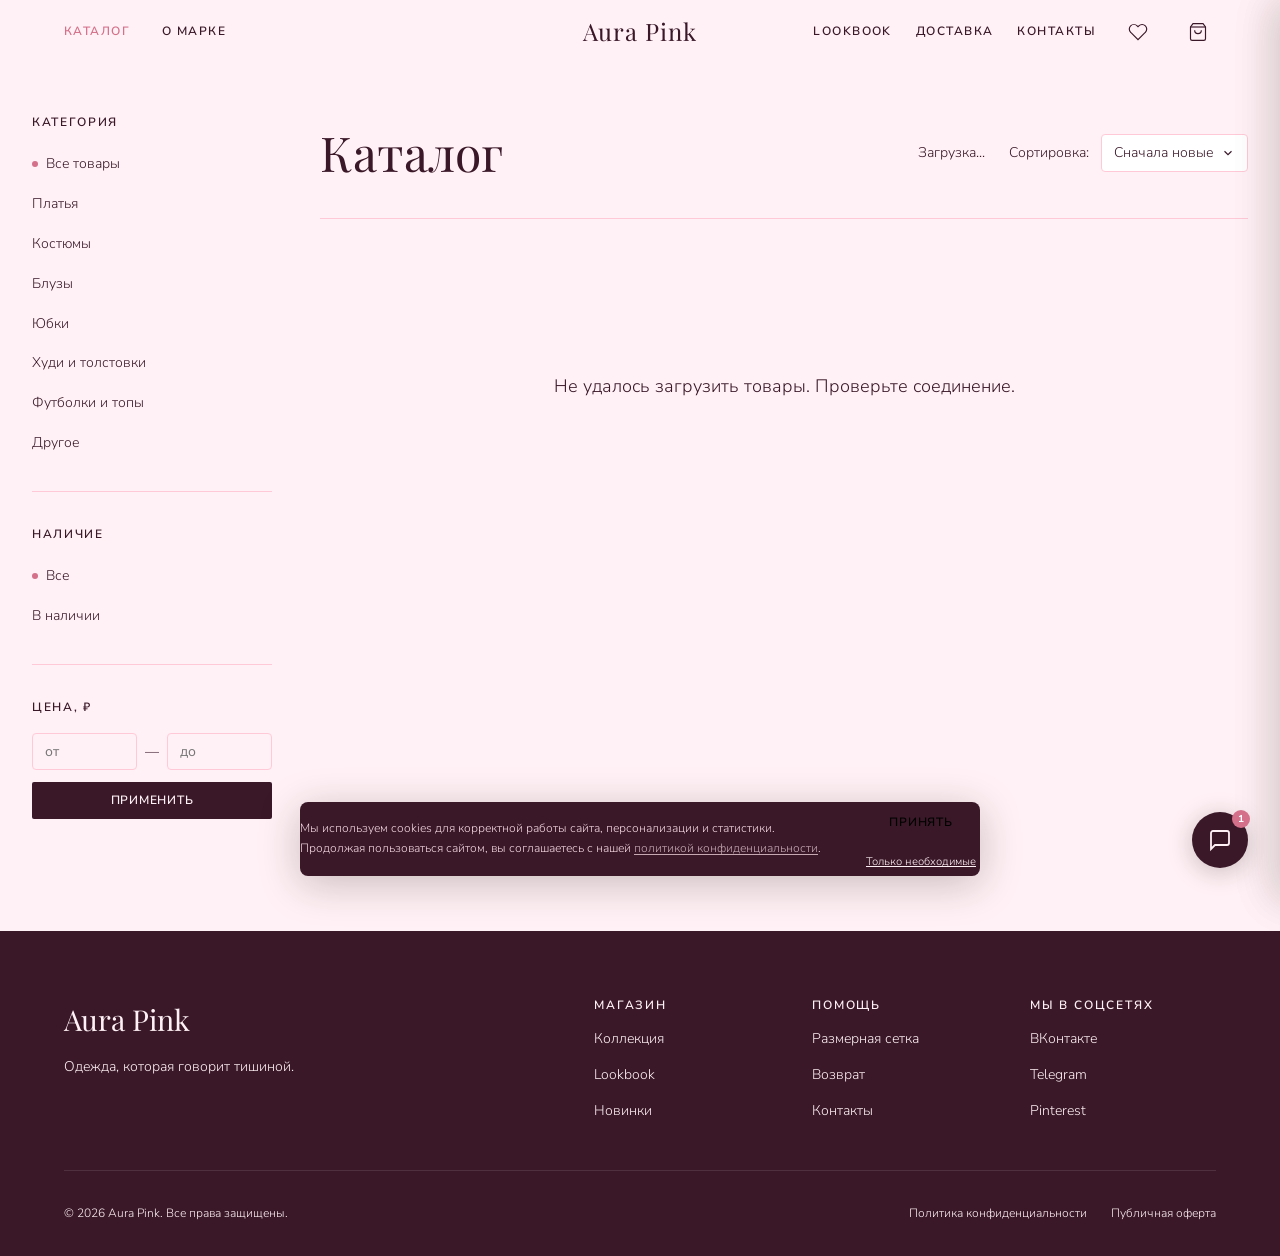
<file: product.html>
<!DOCTYPE html>
<html lang="ru">
<head>
  <!-- Yandex.Metrika counter -->
  <script type="text/javascript">
    (function(m,e,t,r,i,k,a){
      m[i]=m[i]||function(){(m[i].a=m[i].a||[]).push(arguments)};
      m[i].l=1*new Date();
      for (var j = 0; j < document.scripts.length; j++) {if (document.scripts[j].src === r) { return; }}
      k=e.createElement(t),a=e.getElementsByTagName(t)[0],k.async=1,k.src=r,a.parentNode.insertBefore(k,a)
    })(window, document,'script','https://mc.yandex.ru/metrika/tag.js?id=109393999','ym');
    ym(109393999, 'init', {ssr:true, webvisor:true, clickmap:true, ecommerce:'dataLayer', referrer: document.referrer, url: location.href, accurateTrackBounce:true, trackLinks:true});
  </script>
  <noscript><div><img src="https://mc.yandex.ru/watch/109393999" style="position:absolute; left:-9999px;" alt="" /></div></noscript>
  <!-- /Yandex.Metrika counter -->
  <meta charset="UTF-8" />
  <meta name="viewport" content="width=device-width, initial-scale=1.0, viewport-fit=cover" />
  <title>Товар — Aura Pink</title>
  <link rel="preconnect" href="https://fonts.googleapis.com" />
  <link rel="preconnect" href="https://fonts.gstatic.com" crossorigin />
  <link href="https://fonts.googleapis.com/css2?family=Playfair+Display:ital,wght@0,400;0,600;0,700;1,400;1,600&family=Nunito+Sans:ital,wght@0,300;0,400;0,600;1,300&display=swap" rel="stylesheet" />
  <link rel="stylesheet" href="css/style.css" />
  <style>
    .product-page {
      max-width: 1200px;
      margin: 0 auto;
      padding: var(--space-12) var(--space-8);
    }

    .product-breadcrumb {
      display: flex;
      align-items: center;
      gap: var(--space-2);
      margin-bottom: var(--space-8);
      font-size: var(--text-sm);
      color: var(--color-text-soft);
    }

    .product-breadcrumb a {
      color: var(--color-text-soft);
      text-decoration: none;
      transition: color var(--t-fast);
    }
    .product-breadcrumb a:hover { color: var(--color-ink); }
    .product-breadcrumb span { color: var(--color-text-muted); }

    .product-layout {
      display: grid;
      grid-template-columns: 1fr 1fr;
      gap: var(--space-16);
      align-items: start;
    }

    /* ── Gallery ── */
    .product-gallery {}

    .product-main-img {
      width: 100%;
      aspect-ratio: 3/4;
      border-radius: var(--radius-lg);
      background: var(--color-parchment);
      background-size: cover;
      background-position: center;
      margin-bottom: var(--space-3);
      overflow: hidden;
      position: relative;
    }

    .product-main-img img {
      width: 100%;
      height: 100%;
      object-fit: cover;
      display: block;
    }

    .product-thumbs {
      display: flex;
      gap: var(--space-2);
      flex-wrap: wrap;
    }

    .product-thumb {
      width: 72px;
      height: 90px;
      border-radius: var(--radius-md);
      background: var(--color-parchment);
      background-size: cover;
      background-position: center;
      cursor: pointer;
      border: 2px solid transparent;
      transition: border-color var(--t-fast);
      overflow: hidden;
      flex-shrink: 0;
    }

    .product-thumb img { width: 100%; height: 100%; object-fit: cover; }
    .product-thumb.active { border-color: var(--color-rose); }
    .product-thumb:hover { border-color: var(--color-warm-200); }

    /* ── Info ── */
    .product-info-panel {
      position: sticky;
      top: calc(var(--header-h) + 2rem);
    }

    .product-eyebrow {
      font-size: var(--text-xs);
      font-weight: 600;
      letter-spacing: 0.14em;
      text-transform: uppercase;
      color: var(--color-rose);
      margin-bottom: var(--space-3);
    }

    .product-title {
      font-family: var(--font-display);
      font-size: clamp(1.6rem, 3vw, 2.4rem);
      font-weight: 400;
      color: var(--color-ink);
      line-height: 1.15;
      margin-bottom: var(--space-4);
    }

    .product-price-wrap {
      display: flex;
      align-items: baseline;
      gap: var(--space-3);
      margin-bottom: var(--space-8);
    }

    .product-price-main {
      font-family: var(--font-display);
      font-size: var(--text-xl);
      color: var(--color-ink);
    }

    .product-price-old {
      font-size: var(--text-base);
      color: var(--color-text-muted);
      text-decoration: line-through;
    }

    .product-price-badge {
      padding: var(--space-1) var(--space-2);
      background: var(--color-rose);
      color: white;
      border-radius: var(--radius-sm);
      font-size: var(--text-xs);
      font-weight: 600;
    }

    .product-divider {
      height: 1px;
      background: var(--color-border);
      margin: var(--space-6) 0;
    }

    .product-section-label {
      font-size: var(--text-xs);
      font-weight: 600;
      letter-spacing: 0.12em;
      text-transform: uppercase;
      color: var(--color-text-soft);
      margin-bottom: var(--space-3);
    }

    .product-desc {
      font-size: var(--text-sm);
      color: var(--color-text-soft);
      line-height: 1.8;
      margin-bottom: var(--space-8);
    }

    /* Stock badge */
    .stock-badge {
      display: inline-flex;
      align-items: center;
      gap: var(--space-2);
      padding: var(--space-2) var(--space-3);
      border-radius: 100px;
      font-size: var(--text-xs);
      font-weight: 600;
      margin-bottom: var(--space-6);
    }

    .stock-badge--in {
      background: rgba(39,174,96,.1);
      color: #1a8a4a;
    }

    .stock-badge--out {
      background: rgba(192,57,43,.1);
      color: #c0392b;
    }

    .stock-badge::before {
      content: '';
      width: 6px;
      height: 6px;
      border-radius: 50%;
      background: currentColor;
    }

    /* CTA buttons */
    .product-actions {
      display: flex;
      flex-direction: column;
      gap: var(--space-3);
      margin-bottom: var(--space-8);
    }

    .btn-cart-add {
      display: flex;
      align-items: center;
      justify-content: center;
      gap: var(--space-3);
      width: 100%;
      padding: 1rem;
      background: var(--color-ink);
      color: var(--color-cream);
      border: none;
      border-radius: var(--radius-md);
      font-family: var(--font-body);
      font-size: var(--text-base);
      font-weight: 600;
      cursor: pointer;
      transition: background var(--t-base);
    }
    .btn-cart-add:hover { background: var(--color-ink-soft); }
    .btn-cart-add:disabled { opacity: .5; cursor: not-allowed; }

    .btn-wishlist-add {
      display: flex;
      align-items: center;
      justify-content: center;
      gap: var(--space-3);
      width: 100%;
      padding: 0.9rem;
      background: transparent;
      color: var(--color-ink);
      border: 1.5px solid var(--color-border);
      border-radius: var(--radius-md);
      font-family: var(--font-body);
      font-size: var(--text-sm);
      cursor: pointer;
      transition: border-color var(--t-base), background var(--t-base);
    }
    .btn-wishlist-add:hover { border-color: var(--color-rose); background: var(--color-rose-light); }

    /* Features */
    .product-features {
      display: flex;
      flex-direction: column;
      gap: var(--space-3);
    }

    .product-feature {
      display: flex;
      align-items: flex-start;
      gap: var(--space-3);
      font-size: var(--text-sm);
      color: var(--color-text-soft);
    }

    .product-feature svg { flex-shrink: 0; color: var(--color-rose); margin-top: 1px; }

    /* Related */
    .related-section {
      max-width: 1200px;
      margin: var(--space-24) auto var(--space-16);
      padding: 0 var(--space-8);
    }

    .related-section .section-title {
      margin-bottom: var(--space-8);
    }

    .related-grid {
      display: grid;
      grid-template-columns: repeat(4, 1fr);
      gap: var(--space-4);
    }

    /* Loading */
    .product-loading {
      display: flex;
      align-items: center;
      justify-content: center;
      min-height: 60vh;
    }

    @media (max-width: 900px) {
      .product-layout { grid-template-columns: 1fr; gap: var(--space-8); }
      .product-info-panel { position: static; }
      .related-grid { grid-template-columns: repeat(2, 1fr); }
      .product-page { padding: var(--space-6) var(--space-4); }
    }
  </style>
</head>
<body>

  <header class="site-header" id="site-header">
    <div class="header-inner">
<nav class="nav-left">
        <a href="catalog.html" class="nav-link">Каталог</a>
        <a href="index.html#about" class="nav-link">О марке</a>
        <a href="index.html#lookbook" class="nav-link nav-link--medium">Lookbook</a>
        <a href="delivery.html" class="nav-link nav-link--medium">Доставка</a>
        <a href="contacts.html" class="nav-link nav-link--medium">Контакты</a>
      </nav>
      <a href="index.html" class="logo" aria-label="Aura Pink — на главную">
        <span class="logo-text">Aura Pink</span>
      </a>
      <nav class="nav-right">
        <a href="index.html#lookbook" class="nav-link">Lookbook</a>
        <a href="delivery.html" class="nav-link">Доставка</a>
        <a href="contacts.html" class="nav-link">Контакты</a>
        <button class="nav-icon-btn" id="wishlist-toggle" aria-label="Избранное">
          <svg width="20" height="20" viewBox="0 0 24 24" fill="none" stroke="currentColor" stroke-width="1.4"><path d="M20.84 4.61a5.5 5.5 0 00-7.78 0L12 5.67l-1.06-1.06a5.5 5.5 0 00-7.78 7.78l1.06 1.06L12 21.23l7.78-7.78 1.06-1.06a5.5 5.5 0 000-7.78z"/></svg>
          <span class="wishlist-count" id="wishlist-count"></span>
        </button>
        <button class="nav-icon-btn cart-btn" aria-label="Корзина" id="cart-toggle">
          <span class="cart-icon"><svg width="20" height="20" viewBox="0 0 24 24" fill="none" stroke="currentColor" stroke-width="1.4"><path d="M6 2L3 6v14a2 2 0 002 2h14a2 2 0 002-2V6l-3-4z"/><line x1="3" y1="6" x2="21" y2="6"/><path d="M16 10a4 4 0 01-8 0"/></svg></span>
          <span class="cart-count" id="cart-count">0</span>
        </button>
        <button class="burger" aria-label="Меню" id="burger"><span></span><span></span><span></span></button>
      </nav>
    </div>
  </header>

  <div class="mobile-nav" id="mobile-nav" aria-hidden="true">
      <a href="catalog.html" class="mobile-nav-link">Каталог</a>
      <a href="index.html#about" class="mobile-nav-link">О марке</a>
    </div>

  <main id="product-main">
    <div class="product-loading">
      <div class="products-loading">
        <span class="loading-dot"></span>
        <span class="loading-dot"></span>
        <span class="loading-dot"></span>
      </div>
    </div>
  </main>
  <!-- ─── КНОПКА НАВЕРХ ────────────────────────────────── -->
  <button class="back-to-top" id="back-to-top" aria-label="Наверх">
    <svg width="26" height="26" viewBox="0 0 24 24" fill="none" stroke="currentColor" stroke-width="2.5"><polyline points="18 15 12 9 6 15"/></svg>
  </button>

  <footer class="site-footer" aria-label="Подвал сайта">
    <div class="footer-inner">
      <div class="footer-top">
        <div class="footer-brand">
          <p class="footer-logo">Aura Pink</p>
          <p class="footer-tagline">Одежда, которая говорит тишиной.</p>
        </div>

        <nav class="footer-nav" aria-label="Навигация по разделам">
          <div class="footer-col">
            <p class="footer-col-title">Магазин</p>
            <a href="catalog.html" class="footer-link">Коллекция</a>
            <a href="#lookbook" class="footer-link">Lookbook</a>
            <a href="catalog.html" class="footer-link">Новинки</a>
          </div>

          <div class="footer-col">
            <p class="footer-col-title">Помощь</p>
            <a href="sizeguide.html" class="footer-link">Размерная сетка</a>
            <a href="returns.html" class="footer-link">Возврат</a>
            <a href="contacts.html" class="footer-link">Контакты</a>
          </div>

          <div class="footer-col">
            <p class="footer-col-title">Мы в соцсетях</p>
            <a href="#" class="footer-link">ВКонтакте</a>
            <a href="#" class="footer-link">Telegram</a>
            <a href="#" class="footer-link">Pinterest</a>
          </div>
        </nav>
      </div>

      <div class="footer-bottom">
        <p class="footer-copy">© 2026 Aura Pink. Все права защищены.</p>
        <div class="footer-legal">
          <a href="privacy.html" class="footer-link-sm">Политика конфиденциальности</a>
          <a href="oferta.html" class="footer-link-sm">Публичная оферта</a>
        </div>
      </div>
    </div>
  </footer>

  <!-- ─── SIDEBAR КОРЗИНА ───────────────────────────────── -->
  <aside class="cart-sidebar" id="cart-sidebar" aria-label="Корзина" aria-hidden="true">
    <div class="cart-backdrop" id="cart-backdrop"></div>
    <div class="cart-panel">
      <header class="cart-header">
        <h2 class="cart-title">Корзина</h2>
        <button class="cart-close" id="cart-close" aria-label="Закрыть корзину">
          <svg width="20" height="20" viewBox="0 0 24 24" fill="none" stroke="currentColor" stroke-width="1.4"><line x1="18" y1="6" x2="6" y2="18"/><line x1="6" y1="6" x2="18" y2="18"/></svg>
        </button>
      </header>
      <div class="cart-body" id="cart-body">
        <div class="cart-empty" id="cart-empty">
          <p class="cart-empty-icon">◇</p>
          <p class="cart-empty-text">В корзине пока пусто</p>
          <a href="catalog.html" class="btn btn--ghost cart-empty-btn">Перейти в каталог</a>
        </div>
        <ul class="cart-items" id="cart-items" aria-live="polite"></ul>
      </div>
      <footer class="cart-footer" id="cart-footer" style="display:none;">
        <div class="cart-total-row">
          <span class="cart-total-label">Итого</span>
          <span class="cart-total-price" id="cart-total">0 ₽</span>
        </div>
        <button class="btn btn--primary cart-checkout" id="checkout-btn">Оформить заказ</button>
        <p class="cart-pay-note">Оплата через ЮKassa · Безопасно</p>
      </footer>
    </div>
  </aside>


  <!-- ─── SIDEBAR ИЗБРАННОЕ ────────────────────────────── -->
  <aside class="cart-sidebar" id="wishlist-sidebar" aria-label="Избранное" aria-hidden="true">
    <div class="cart-backdrop" id="wishlist-backdrop"></div>
    <div class="cart-panel">
      <header class="cart-header">
        <h2 class="cart-title">Избранное</h2>
        <button class="cart-close" id="wishlist-close" aria-label="Закрыть избранное">
          <svg width="20" height="20" viewBox="0 0 24 24" fill="none" stroke="currentColor" stroke-width="1.4"><line x1="18" y1="6" x2="6" y2="18"/><line x1="6" y1="6" x2="18" y2="18"/></svg>
        </button>
      </header>
      <div class="cart-body" id="wishlist-body">
        <div class="cart-empty" id="wishlist-empty">
          <p class="cart-empty-icon">♡</p>
          <p class="cart-empty-text">Вы ещё ничего не добавили</p>
          <a href="catalog.html" class="btn btn--ghost cart-empty-btn">Смотреть коллекцию</a>
        </div>
        <ul class="cart-items" id="wishlist-items" aria-live="polite"></ul>
      </div>
    </div>
  </aside>

  <!-- ─── МОДАЛКА РАЗМЕРА ──────────────────────────────── -->
  <div class="modal-overlay" id="size-modal" aria-hidden="true" role="dialog" aria-modal="true" aria-label="Выбор размера">
    <div class="modal-panel">
      <button class="modal-close" id="modal-close" aria-label="Закрыть">
        <svg width="18" height="18" viewBox="0 0 24 24" fill="none" stroke="currentColor" stroke-width="1.4"><line x1="18" y1="6" x2="6" y2="18"/><line x1="6" y1="6" x2="18" y2="18"/></svg>
      </button>
      <div class="modal-img-wrap">
        <div class="modal-product-img" id="modal-img"></div>
      </div>
      <div class="modal-content">
        <p class="modal-brand">Aura Pink</p>
        <h3 class="modal-product-name" id="modal-name"></h3>
        <p class="modal-price" id="modal-price"></p>
        <div class="modal-sizes">
          <p class="modal-label">Выберите размер</p>
          <div class="size-selector" id="size-selector">
            <button class="size-option" data-size="XS">XS</button>
            <button class="size-option" data-size="S">S</button>
            <button class="size-option active" data-size="M">M</button>
            <button class="size-option" data-size="L">L</button>
            <button class="size-option" data-size="XL">XL</button>
          </div>
        </div>
        <button class="btn btn--primary modal-add-to-cart" id="modal-add-btn">Добавить в корзину</button>
      </div>
    </div>
  </div>

  <!-- ─── ТОСТ ─────────────────────────────────────────── -->
  <div class="toast-container" id="toast-container" aria-live="polite" aria-atomic="true"></div>

  <!-- ─── МОДАЛКА ОПЛАТЫ ───────────────────────────────── -->
  <div class="modal-overlay" id="payment-modal" aria-hidden="true" role="dialog" aria-modal="true" aria-label="Оформление заказа">
    <div class="modal-panel modal-panel--payment">
      <button class="modal-close" id="payment-modal-close" aria-label="Закрыть">
        <svg width="18" height="18" viewBox="0 0 24 24" fill="none" stroke="currentColor" stroke-width="1.4"><line x1="18" y1="6" x2="6" y2="18"/><line x1="6" y1="6" x2="18" y2="18"/></svg>
      </button>
      <div class="payment-content">
        <div class="payment-header">
          <p class="modal-brand">Aura Pink</p>
          <h3 class="payment-title">Оформление заказа</h3>
        </div>
        <div class="payment-order-summary" id="payment-summary"></div>
        <div class="payment-form-section">
          <p class="modal-label">Контактные данные</p>
          <div class="payment-fields">
            <input type="text" class="payment-input" placeholder="Имя и фамилия" id="pay-name" />
            <input type="email" class="payment-input" placeholder="Email" id="pay-email" />
            <input type="tel" class="payment-input" placeholder="Телефон" id="pay-phone" />
          </div>
          <p class="modal-label" style="margin-top:1.5rem;">Адрес доставки</p>
          <div class="payment-fields">
            <input type="text" class="payment-input" placeholder="Город" id="pay-city" />
            <input type="text" class="payment-input" placeholder="Улица, дом, квартира" id="pay-address" />
            <input type="text" class="payment-input" placeholder="Индекс" id="pay-zip" />
          </div>
          <p class="modal-label" style="margin-top:1.5rem;">Способ оплаты</p>
          <div class="payment-methods">
            <label class="pay-method active" data-method="bank_card">
              <input type="radio" name="pay_method" value="bank_card" checked hidden/>
              <span class="pay-method-label">Банковская карта</span>
            </label>
            <label class="pay-method" data-method="sbp">
              <input type="radio" name="pay_method" value="sbp" hidden/>
              <span class="pay-method-label">СБП</span>
            </label>
            <label class="pay-method" data-method="yoo_money">
              <input type="radio" name="pay_method" value="yoo_money" hidden/>
              <span class="pay-method-label">ЮMoney</span>
            </label>
          </div>
        </div>
        <div class="payment-total-row">
          <span>Итого к оплате</span>
          <strong id="payment-total-display">0 ₽</strong>
        </div>
        <button class="btn btn--primary payment-submit" id="payment-submit-btn">
          Перейти к оплате через ЮKassa
        </button>
        <p class="cart-pay-note">Платёж обрабатывается сервисом ЮKassa.<br>256-bit SSL шифрование.</p>
        <div id="yokassa-widget-container"></div>
      </div>
    </div>
  </div>

  <!-- ─── ЧАТ ПОДДЕРЖКИ ────────────────────────────────── -->
  <div class="support-widget" id="support-widget" aria-label="Чат поддержки">
    <div class="support-chat" id="support-chat" aria-hidden="true">
      <div class="support-chat-header">
        <div class="support-avatar">AP</div>
        <div class="support-info">
          <p class="support-name">Aura Pink</p>
          <p class="support-status">
            <span class="support-online-dot"></span>Онлайн · ответим быстро
          </p>
        </div>
        <button class="support-chat-close" id="support-chat-close" aria-label="Закрыть чат">
          <svg width="16" height="16" viewBox="0 0 24 24" fill="none" stroke="currentColor" stroke-width="2"><line x1="18" y1="6" x2="6" y2="18"/><line x1="6" y1="6" x2="18" y2="18"/></svg>
        </button>
      </div>

      <div class="support-messages" id="support-messages">
        <div class="support-msg support-msg--in">
          <p>Привет! 👋 Рада вас видеть в Aura Pink.</p>
          <p>Если есть вопросы по размеру или составу — спрашивайте, я помогу.</p>
        </div>
      </div>

      <div class="support-input-row">
        <input type="text" class="support-input" id="support-input" placeholder="Написать сообщение…" aria-label="Сообщение поддержке" maxlength="500" />
        <button class="support-send" id="support-send" aria-label="Отправить">
          <svg width="18" height="18" viewBox="0 0 24 24" fill="none" stroke="currentColor" stroke-width="2"><line x1="22" y1="2" x2="11" y2="13"/><polygon points="22 2 15 22 11 13 2 9 22 2"/></svg>
        </button>
      </div>
    </div>

    <button class="support-fab" id="support-fab" aria-label="Открыть чат поддержки" aria-expanded="false">
      <span class="support-fab-icon support-fab-icon--chat">
        <svg width="24" height="24" viewBox="0 0 24 24" fill="none" stroke="currentColor" stroke-width="1.8"><path d="M21 15a2 2 0 01-2 2H7l-4 4V5a2 2 0 012-2h14a2 2 0 012 2z"/></svg>
      </span>
      <span class="support-fab-icon support-fab-icon--close">
        <svg width="26" height="26" viewBox="0 0 24 24" fill="none" stroke="currentColor" stroke-width="2"><line x1="18" y1="6" x2="6" y2="18"/><line x1="6" y1="6" x2="18" y2="18"/></svg>
      </span>
      <span class="support-fab-badge" id="support-badge" aria-hidden="true">1</span>
    </button>
  </div>


  <!-- ─── COOKIE БАННЕР ───────────────────────────────────── -->
  <div class="cookie-banner" id="cookie-banner" role="alertdialog" aria-label="Использование cookies" aria-hidden="true">
    <p class="cookie-text">
      Мы используем cookies для корректной работы сайта, персонализации и статистики.
      Продолжая пользоваться сайтом, вы соглашаетесь с нашей
      <a href="privacy.html" class="cookie-link">политикой конфиденциальности</a>.
    </p>
    <div class="cookie-actions">
      <button class="btn btn--primary cookie-accept" id="cookie-accept">Принять</button>
      <button class="cookie-decline" id="cookie-decline">Только необходимые</button>
    </div>
  </div>

  <script src="js/script.js"></script>
  <script>
    const SUPABASE_URL = 'https://acylsytogrgyesrcbthx.supabase.co';
    const SUPABASE_KEY = 'sb_publishable_sTp-NwKK2dqaMjjMDcqDsA_HSl45kVD';

    const id = new URLSearchParams(location.search).get('id');

    async function loadProduct() {
      if (!id) { location.href = 'catalog.html'; return; }

      try {
        const [pRes, relRes] = await Promise.all([
          fetch(`${SUPABASE_URL}/rest/v1/products?id=eq.${id}`, {
            headers: { 'apikey': SUPABASE_KEY, 'Authorization': `Bearer ${SUPABASE_KEY}` }
          }),
          fetch(`${SUPABASE_URL}/rest/v1/products?id=neq.${id}&limit=4&order=created_at.desc`, {
            headers: { 'apikey': SUPABASE_KEY, 'Authorization': `Bearer ${SUPABASE_KEY}` }
          })
        ]);

        const [products, related] = await Promise.all([pRes.json(), relRes.json()]);
        const p = products[0];
        if (!p) { location.href = 'catalog.html'; return; }

        document.title = `${p.name} — Aura Pink`;
        renderProduct(p, related);

      } catch {
        document.getElementById('product-main').innerHTML = '<div style="text-align:center;padding:6rem">Не удалось загрузить товар</div>';
      }
    }

    function escHtml(s){if(s==null)return '';return String(s).replace(/&/g,'&amp;').replace(/</g,'&lt;').replace(/>/g,'&gt;').replace(/"/g,'&quot;').replace(/'/g,'&#39;');}

    function renderProduct(p, related) {
      const price = Number(p.price).toLocaleString('ru-RU');
      const discount = p.old_price ? Math.round((1 - p.price/p.old_price)*100) : 0;

      const catLabels = { dress:'Платья', suit:'Костюмы', blouse:'Блузы', skirt:'Юбки', hoodie:'Худи и толстовки', tshirt:'Футболки и топы', other:'Другое' };

      document.getElementById('product-main').innerHTML = `
        <div class="product-page">
          <nav class="product-breadcrumb">
            <a href="index.html">Главная</a>
            <span>/</span>
            <a href="catalog.html">Каталог</a>
            <span>/</span>
            <a href="catalog.html?cat=${escHtml(p.category)}">${escHtml(catLabels[p.category] || 'Каталог')}</a>
            <span>/</span>
            <span style="color:var(--color-ink)">${escHtml(p.name)}</span>
          </nav>

          <div class="product-layout">
            <!-- Gallery -->
            <div class="product-gallery">
              <div class="product-main-img" id="main-img">
                ${p.image_url
                  ? `<img src="${p.image_url}" alt="${p.name}" />`
                  : `<div style="width:100%;height:100%;background:var(--color-parchment);display:flex;align-items:center;justify-content:center;color:var(--color-text-muted);font-size:3rem">✦</div>`}
              </div>
              ${p.image_url ? `<div class="product-thumbs">
                <div class="product-thumb active" style="background-image:url('${p.image_url}')"></div>
              </div>` : ''}
            </div>

            <!-- Info -->
            <div class="product-info-panel">
              <p class="product-eyebrow">Aura Pink · ${catLabels[p.category] || ''}</p>
              <h1 class="product-title">${p.name}</h1>

              <div class="product-price-wrap">
                <span class="product-price-main">${price} ₽</span>
                ${p.old_price ? `<span class="product-price-old">${Number(p.old_price).toLocaleString('ru-RU')} ₽</span>` : ''}
                ${discount > 0 ? `<span class="product-price-badge">−${discount}%</span>` : ''}
              </div>

              <span class="stock-badge ${p.in_stock ? 'stock-badge--in' : 'stock-badge--out'}">
                ${p.in_stock ? 'В наличии' : 'Нет в наличии'}
              </span>

              ${p.description ? `
                <div class="product-divider"></div>
                <p class="product-section-label">Описание</p>
                <p class="product-desc">${p.description}</p>
              ` : ''}

              <div class="product-actions">
                <button class="btn-cart-add" id="add-to-cart-btn" ${!p.in_stock ? 'disabled' : ''}>
                  <svg width="18" height="18" viewBox="0 0 24 24" fill="none" stroke="currentColor" stroke-width="1.6"><path d="M6 2L3 6v14a2 2 0 002 2h14a2 2 0 002-2V6l-3-4z"/><line x1="3" y1="6" x2="21" y2="6"/><path d="M16 10a4 4 0 01-8 0"/></svg>
                  ${p.in_stock ? 'Добавить в корзину' : 'Нет в наличии'}
                </button>
                <button class="btn-wishlist-add" id="wishlist-btn">
                  <svg width="16" height="16" viewBox="0 0 24 24" fill="none" stroke="currentColor" stroke-width="1.4"><path d="M20.84 4.61a5.5 5.5 0 00-7.78 0L12 5.67l-1.06-1.06a5.5 5.5 0 00-7.78 7.78l1.06 1.06L12 21.23l7.78-7.78 1.06-1.06a5.5 5.5 0 000-7.78z"/></svg>
                  В избранное
                </button>
              </div>

              <div class="product-divider"></div>

              <div class="product-features">
                <div class="product-feature">
                  <svg width="16" height="16" viewBox="0 0 24 24" fill="none" stroke="currentColor" stroke-width="1.6"><path d="M12 22s8-4 8-10V5l-8-3-8 3v7c0 6 8 10 8 10z"/></svg>
                  Безопасная оплата через ЮKassa
                </div>
                <div class="product-feature">
                  <svg width="16" height="16" viewBox="0 0 24 24" fill="none" stroke="currentColor" stroke-width="1.6"><rect x="1" y="3" width="15" height="13"/><path d="M16 8h4l3 5v3h-7V8z"/><circle cx="5.5" cy="18.5" r="2.5"/><circle cx="18.5" cy="18.5" r="2.5"/></svg>
                  Доставка по всей России — <a href="delivery.html" style="color:var(--color-rose)">подробнее</a>
                </div>
                <div class="product-feature">
                  <svg width="16" height="16" viewBox="0 0 24 24" fill="none" stroke="currentColor" stroke-width="1.6"><polyline points="23 6 13.5 15.5 8.5 10.5 1 18"/><polyline points="17 6 23 6 23 12"/></svg>
                  Возврат в течение 14 дней
                </div>
              </div>
            </div>
          </div>
        </div>

        <!-- Похожие товары -->
        ${related.length > 0 ? `
        <section class="related-section">
          <h2 class="section-title">Похожие товары</h2>
          <div class="related-grid products-grid" id="related-grid"></div>
        </section>` : ''}
      `;

      // Добавить в корзину
      document.getElementById('add-to-cart-btn')?.addEventListener('click', () => {
        if (typeof addToCart === 'function') {
          addToCart({ id: p.id, name: p.name, price: p.price, image: p.image_url });
        }
        const btn = document.getElementById('add-to-cart-btn');
        btn.textContent = '✓ Добавлено';
        btn.style.background = '#27AE60';
        setTimeout(() => {
          btn.innerHTML = '<svg width="18" height="18" viewBox="0 0 24 24" fill="none" stroke="currentColor" stroke-width="1.6"><path d="M6 2L3 6v14a2 2 0 002 2h14a2 2 0 002-2V6l-3-4z"/><line x1="3" y1="6" x2="21" y2="6"/><path d="M16 10a4 4 0 01-8 0"/></svg> Добавить в корзину';
          btn.style.background = '';
        }, 2000);
      });

      // Похожие товары
      const relGrid = document.getElementById('related-grid');
      if (relGrid) {
        related.forEach(r => {
          const card = document.createElement('article');
          card.className = 'product-card';
          const rPrice = Number(r.price).toLocaleString('ru-RU');
          const imgStyle = r.image_url ? `background-image:url('${escHtml(r.image_url)}');background-size:cover;background-position:center;` : '';
          card.innerHTML = `
            <a href="product.html?id=${escHtml(r.id)}" style="text-decoration:none;color:inherit">
              <div class="product-img-wrap">
                <div class="product-img" style="${imgStyle}"></div>
              </div>
              <div class="product-info">
                <p class="product-brand">Aura Pink</p>
                <h3 class="product-name">${escHtml(r.name)}</h3>
                <div class="product-footer"><span class="product-price">${rPrice} ₽</span></div>
              </div>
            </a>`;
          relGrid.appendChild(card);
        });
      }
    }

    loadProduct();
  </script>
  <script>
    // Back to top
    const _btt = document.getElementById('back-to-top');
    if (_btt) {
      window.addEventListener('scroll', () => {
        _btt.classList.toggle('visible', window.scrollY > 300);
      }, { passive: true });
      _btt.addEventListener('click', () => window.scrollTo({ top: 0, behavior: 'smooth' }));
    }
  </script>

  <script>
    /* ── Header layout switcher ──────────────────────────
       В режиме ПК на телефоне (viewport ~980px) переключаем
       хедер на двухрядный макет через JS-класс.
       Порог 769–1050px определён по реальному innerWidth.
    ─────────────────────────────────────────────────────── */
    (function() {
      var header = document.getElementById('site-header');
      function checkLayout() {
        var w = window.innerWidth;
        if (w >= 769 && w <= 1050) {
          header.classList.add('header-two-row');
          document.documentElement.style.setProperty('--header-h', '100px');
        } else {
          header.classList.remove('header-two-row');
          document.documentElement.style.removeProperty('--header-h');
        }
      }
      checkLayout();
      window.addEventListener('resize', checkLayout);
    })();
  </script>
</body>
</html>
</file>
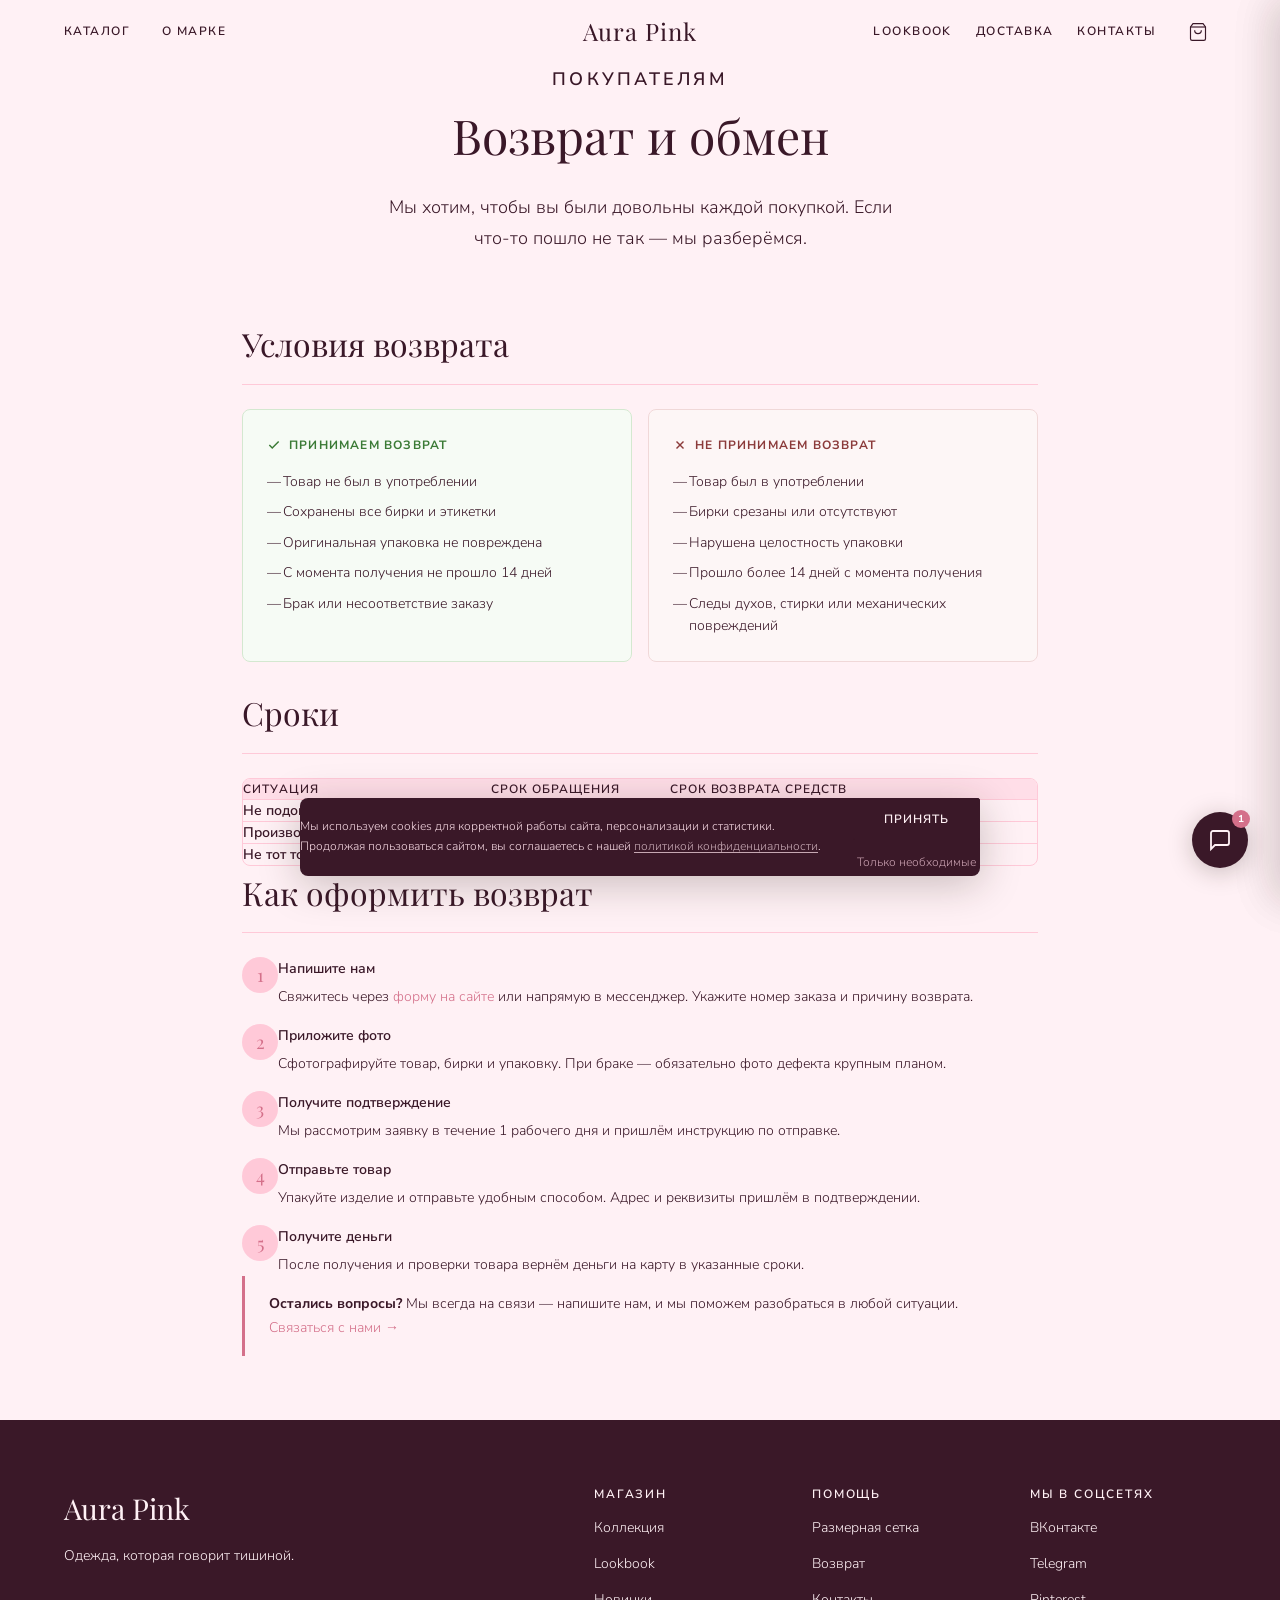
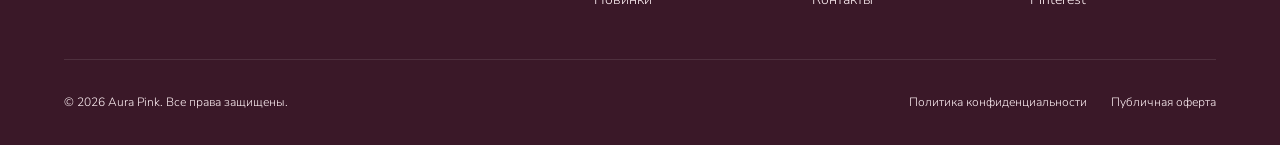
<file: returns.html>
<!DOCTYPE html>
<html lang="ru">
<head>
  <script type="text/javascript">
    (function(m,e,t,r,i,k,a){m[i]=m[i]||function(){(m[i].a=m[i].a||[]).push(arguments)};m[i].l=1*new Date();for(var j=0;j<document.scripts.length;j++){if(document.scripts[j].src===r){return;}}k=e.createElement(t),a=e.getElementsByTagName(t)[0],k.async=1,k.src=r,a.parentNode.insertBefore(k,a)})(window,document,'script','https://mc.yandex.ru/metrika/tag.js?id=109393999','ym');
    ym(109393999,'init',{ssr:true,webvisor:true,clickmap:true,ecommerce:'dataLayer',referrer:document.referrer,url:location.href,accurateTrackBounce:true,trackLinks:true});
  </script>
  <meta charset="UTF-8" />
  <meta name="viewport" content="width=device-width, initial-scale=1.0, viewport-fit=cover" />
  <title>Возврат и обмен — Aura Pink</title>
  <link rel="preconnect" href="https://fonts.googleapis.com" />
  <link rel="preconnect" href="https://fonts.gstatic.com" crossorigin />
  <link href="https://fonts.googleapis.com/css2?family=Playfair+Display:ital,wght@0,400;0,600;0,700;1,400;1,600&family=Nunito+Sans:ital,wght@0,300;0,400;0,600;1,300&display=swap" rel="stylesheet" />
  <link rel="stylesheet" href="css/style.css" />
  <style>
    .info-page {
      max-width: 860px;
      margin: 0 auto;
      padding: var(--space-16) var(--space-8);
    }
    .info-hero {
      text-align: center;
      margin-bottom: var(--space-16);
    }
    .info-hero h1 {
      font-family: var(--font-display);
      font-size: var(--text-2xl);
      font-weight: 400;
      color: var(--color-ink);
      margin-bottom: var(--space-4);
    }
    .info-hero p {
      font-size: var(--text-md);
      color: var(--color-text-soft);
      max-width: 520px;
      margin: 0 auto;
      line-height: 1.7;
    }
    .info-section {
      margin-bottom: var(--space-14);
    }
    .info-section-title {
      font-family: var(--font-display);
      font-size: var(--text-xl);
      font-weight: 400;
      color: var(--color-ink);
      margin-bottom: var(--space-6);
      padding-bottom: var(--space-3);
      border-bottom: 1px solid var(--color-border);
    }
    /* Условия карточками */
    .conditions-grid {
      display: grid;
      grid-template-columns: repeat(2, 1fr);
      gap: var(--space-4);
      margin-bottom: var(--space-6);
    }
    .condition-card {
      background: var(--color-surface);
      border: 1px solid var(--color-border);
      border-radius: var(--radius-lg);
      padding: var(--space-6);
    }
    .condition-card--yes { border-color: #d4e8d0; background: #f6fbf5; }
    .condition-card--no  { border-color: #f0d8d8; background: #fdf6f6; }
    .condition-label {
      display: inline-flex;
      align-items: center;
      gap: var(--space-2);
      font-size: var(--text-xs);
      font-weight: 700;
      letter-spacing: 0.1em;
      text-transform: uppercase;
      margin-bottom: var(--space-4);
    }
    .condition-label--yes { color: #3a7a35; }
    .condition-label--no  { color: #8b3a3a; }
    .condition-list {
      list-style: none;
      display: flex;
      flex-direction: column;
      gap: var(--space-2);
    }
    .condition-list li {
      font-size: var(--text-sm);
      color: var(--color-text);
      line-height: 1.6;
      padding-left: var(--space-4);
      position: relative;
    }
    .condition-list li::before {
      content: '—';
      position: absolute;
      left: 0;
      color: var(--color-text-soft);
    }
    /* Шаги */
    .steps-list {
      display: flex;
      flex-direction: column;
      gap: var(--space-4);
    }
    .step {
      display: flex;
      gap: var(--space-5);
      align-items: flex-start;
    }
    .step-num {
      flex-shrink: 0;
      width: 36px;
      height: 36px;
      border-radius: 50%;
      background: var(--color-rose-light, #f9e8e2);
      color: var(--color-rose);
      font-family: var(--font-display);
      font-size: var(--text-md);
      display: flex;
      align-items: center;
      justify-content: center;
    }
    .step-body {}
    .step-title {
      font-weight: 600;
      color: var(--color-ink);
      margin-bottom: var(--space-1);
      font-size: var(--text-sm);
    }
    .step-desc {
      font-size: var(--text-sm);
      color: var(--color-text-soft);
      line-height: 1.65;
    }
    /* Подсказка */
    .size-tip {
      background: var(--color-cream);
      border-left: 3px solid var(--color-rose);
      border-radius: 0 var(--radius-md) var(--radius-md) 0;
      padding: var(--space-4) var(--space-6);
      font-size: var(--text-sm);
      color: var(--color-text-soft);
      line-height: 1.7;
    }
    .size-tip strong { color: var(--color-ink); }
    /* Сроки таблица */
    .terms-table-wrap {
      overflow-x: auto;
      border-radius: var(--radius-lg);
      border: 1px solid var(--color-border);
    }
    .terms-table {
      width: 100%;
      border-collapse: collapse;
      font-size: var(--text-sm);
    }
    .terms-table th {
      background: var(--color-cream-dark);
      color: var(--color-ink);
      font-weight: 600;
      letter-spacing: 0.08em;
      text-transform: uppercase;
      font-size: var(--text-xs);
      padding: var(--space-3) var(--space-5);
      text-align: left;
    }
    .terms-table td {
      padding: var(--space-3) var(--space-5);
      color: var(--color-text);
      border-top: 1px solid var(--color-border);
      line-height: 1.5;
    }
    .terms-table td:first-child { font-weight: 600; color: var(--color-ink); }
    .terms-table tr:hover td { background: var(--color-cream); }

    @media (max-width: 640px) {
      .info-page { padding: var(--space-8) var(--space-4); }
      .conditions-grid { grid-template-columns: 1fr; }
    }
  </style>
</head>
<body>

  <header class="site-header" id="site-header">
    <div class="header-inner">
      <nav class="nav-left">
        <a href="catalog.html" class="nav-link">Каталог</a>
        <a href="index.html#about" class="nav-link">О марке</a>
        <a href="index.html#lookbook" class="nav-link nav-link--medium">Lookbook</a>
        <a href="delivery.html" class="nav-link nav-link--medium">Доставка</a>
        <a href="contacts.html" class="nav-link nav-link--medium">Контакты</a>
      </nav>
      <a href="index.html" class="logo" aria-label="Aura Pink — на главную">
        <span class="logo-text">Aura Pink</span>
      </a>
      <nav class="nav-right">
        <a href="index.html#lookbook" class="nav-link">Lookbook</a>
        <a href="delivery.html" class="nav-link">Доставка</a>
        <a href="contacts.html" class="nav-link">Контакты</a>
        <button class="nav-icon-btn cart-btn" aria-label="Корзина" id="cart-toggle">
          <span class="cart-icon"><svg width="20" height="20" viewBox="0 0 24 24" fill="none" stroke="currentColor" stroke-width="1.4"><path d="M6 2L3 6v14a2 2 0 002 2h14a2 2 0 002-2V6l-3-4z"/><line x1="3" y1="6" x2="21" y2="6"/><path d="M16 10a4 4 0 01-8 0"/></svg></span>
          <span class="cart-count" id="cart-count">0</span>
        </button>
        <button class="burger" aria-label="Меню" id="burger"><span></span><span></span><span></span></button>
      </nav>
    </div>
  </header>

  <div class="mobile-nav" id="mobile-nav" aria-hidden="true">
    <a href="catalog.html" class="mobile-nav-link">Каталог</a>
    <a href="index.html#about" class="mobile-nav-link">О марке</a>
    <a href="index.html#lookbook" class="mobile-nav-link">Lookbook</a>
    <a href="delivery.html" class="mobile-nav-link">Доставка</a>
    <a href="contacts.html" class="mobile-nav-link">Контакты</a>
  </div>

  <main>
    <div class="info-page">

      <div class="info-hero reveal">
        <p class="section-eyebrow">Покупателям</p>
        <h1>Возврат и обмен</h1>
        <p>Мы хотим, чтобы вы были довольны каждой покупкой. Если что-то пошло не так — мы разберёмся.</p>
      </div>

      <!-- Условия -->
      <div class="info-section reveal">
        <h2 class="info-section-title">Условия возврата</h2>
        <div class="conditions-grid">
          <div class="condition-card condition-card--yes">
            <p class="condition-label condition-label--yes">
              <svg width="14" height="14" viewBox="0 0 24 24" fill="none" stroke="currentColor" stroke-width="2.5"><polyline points="20 6 9 17 4 12"/></svg>
              Принимаем возврат
            </p>
            <ul class="condition-list">
              <li>Товар не был в употреблении</li>
              <li>Сохранены все бирки и этикетки</li>
              <li>Оригинальная упаковка не повреждена</li>
              <li>С момента получения не прошло 14 дней</li>
              <li>Брак или несоответствие заказу</li>
            </ul>
          </div>
          <div class="condition-card condition-card--no">
            <p class="condition-label condition-label--no">
              <svg width="14" height="14" viewBox="0 0 24 24" fill="none" stroke="currentColor" stroke-width="2.5"><line x1="18" y1="6" x2="6" y2="18"/><line x1="6" y1="6" x2="18" y2="18"/></svg>
              Не принимаем возврат
            </p>
            <ul class="condition-list">
              <li>Товар был в употреблении</li>
              <li>Бирки срезаны или отсутствуют</li>
              <li>Нарушена целостность упаковки</li>
              <li>Прошло более 14 дней с момента получения</li>
              <li>Следы духов, стирки или механических повреждений</li>
            </ul>
          </div>
        </div>
      </div>

      <!-- Сроки -->
      <div class="info-section reveal">
        <h2 class="info-section-title">Сроки</h2>
        <div class="terms-table-wrap">
          <table class="terms-table">
            <thead>
              <tr>
                <th>Ситуация</th>
                <th>Срок обращения</th>
                <th>Срок возврата средств</th>
              </tr>
            </thead>
            <tbody>
              <tr>
                <td>Не подошёл размер / фасон</td>
                <td>14 дней с получения</td>
                <td>7–10 рабочих дней</td>
              </tr>
              <tr>
                <td>Производственный брак</td>
                <td>30 дней с получения</td>
                <td>3–5 рабочих дней</td>
              </tr>
              <tr>
                <td>Не тот товар в посылке</td>
                <td>14 дней с получения</td>
                <td>3–5 рабочих дней + бесплатная пересылка</td>
              </tr>
            </tbody>
          </table>
        </div>
      </div>

      <!-- Как оформить -->
      <div class="info-section reveal">
        <h2 class="info-section-title">Как оформить возврат</h2>
        <div class="steps-list">
          <div class="step">
            <div class="step-num">1</div>
            <div class="step-body">
              <p class="step-title">Напишите нам</p>
              <p class="step-desc">Свяжитесь через <a href="contacts.html" style="color:var(--color-rose)">форму на сайте</a> или напрямую в мессенджер. Укажите номер заказа и причину возврата.</p>
            </div>
          </div>
          <div class="step">
            <div class="step-num">2</div>
            <div class="step-body">
              <p class="step-title">Приложите фото</p>
              <p class="step-desc">Сфотографируйте товар, бирки и упаковку. При браке — обязательно фото дефекта крупным планом.</p>
            </div>
          </div>
          <div class="step">
            <div class="step-num">3</div>
            <div class="step-body">
              <p class="step-title">Получите подтверждение</p>
              <p class="step-desc">Мы рассмотрим заявку в течение 1 рабочего дня и пришлём инструкцию по отправке.</p>
            </div>
          </div>
          <div class="step">
            <div class="step-num">4</div>
            <div class="step-body">
              <p class="step-title">Отправьте товар</p>
              <p class="step-desc">Упакуйте изделие и отправьте удобным способом. Адрес и реквизиты пришлём в подтверждении.</p>
            </div>
          </div>
          <div class="step">
            <div class="step-num">5</div>
            <div class="step-body">
              <p class="step-title">Получите деньги</p>
              <p class="step-desc">После получения и проверки товара вернём деньги на карту в указанные сроки.</p>
            </div>
          </div>
        </div>
      </div>

      <div class="size-tip reveal">
        <strong>Остались вопросы?</strong> Мы всегда на связи — напишите нам, и мы поможем разобраться в любой ситуации. <a href="contacts.html" style="color:var(--color-rose)">Связаться с нами →</a>
      </div>

    </div>
  </main>

  <footer class="site-footer" aria-label="Подвал сайта">
    <div class="footer-inner">
      <div class="footer-top">
        <div class="footer-brand">
          <p class="footer-logo">Aura Pink</p>
          <p class="footer-tagline">Одежда, которая говорит тишиной.</p>
        </div>

        <nav class="footer-nav" aria-label="Навигация по разделам">
          <div class="footer-col">
            <p class="footer-col-title">Магазин</p>
            <a href="catalog.html" class="footer-link">Коллекция</a>
            <a href="#lookbook" class="footer-link">Lookbook</a>
            <a href="catalog.html" class="footer-link">Новинки</a>
          </div>

          <div class="footer-col">
            <p class="footer-col-title">Помощь</p>
            <a href="sizeguide.html" class="footer-link">Размерная сетка</a>
            <a href="returns.html" class="footer-link">Возврат</a>
            <a href="contacts.html" class="footer-link">Контакты</a>
          </div>

          <div class="footer-col">
            <p class="footer-col-title">Мы в соцсетях</p>
            <a href="#" class="footer-link">ВКонтакте</a>
            <a href="#" class="footer-link">Telegram</a>
            <a href="#" class="footer-link">Pinterest</a>
          </div>
        </nav>
      </div>

      <div class="footer-bottom">
        <p class="footer-copy">© 2026 Aura Pink. Все права защищены.</p>
        <div class="footer-legal">
          <a href="privacy.html" class="footer-link-sm">Политика конфиденциальности</a>
          <a href="oferta.html" class="footer-link-sm">Публичная оферта</a>
        </div>
      </div>
    </div>
  </footer>

  <!-- ─── SIDEBAR КОРЗИНА ───────────────────────────────── -->
  <aside class="cart-sidebar" id="cart-sidebar" aria-label="Корзина" aria-hidden="true">
    <div class="cart-backdrop" id="cart-backdrop"></div>
    <div class="cart-panel">
      <header class="cart-header">
        <h2 class="cart-title">Корзина</h2>
        <button class="cart-close" id="cart-close" aria-label="Закрыть корзину">
          <svg width="20" height="20" viewBox="0 0 24 24" fill="none" stroke="currentColor" stroke-width="1.4"><line x1="18" y1="6" x2="6" y2="18"/><line x1="6" y1="6" x2="18" y2="18"/></svg>
        </button>
      </header>
      <div class="cart-body" id="cart-body">
        <div class="cart-empty" id="cart-empty">
          <p class="cart-empty-icon">◇</p>
          <p class="cart-empty-text">В корзине пока пусто</p>
          <a href="catalog.html" class="btn btn--ghost cart-empty-btn">Перейти в каталог</a>
        </div>
        <ul class="cart-items" id="cart-items" aria-live="polite"></ul>
      </div>
      <footer class="cart-footer" id="cart-footer" style="display:none;">
        <div class="cart-total-row">
          <span class="cart-total-label">Итого</span>
          <span class="cart-total-price" id="cart-total">0 ₽</span>
        </div>
        <button class="btn btn--primary cart-checkout" id="checkout-btn">Оформить заказ</button>
        <p class="cart-pay-note">Оплата через ЮKassa · Безопасно</p>
      </footer>
    </div>
  </aside>


  <!-- ─── SIDEBAR ИЗБРАННОЕ ────────────────────────────── -->
  <aside class="cart-sidebar" id="wishlist-sidebar" aria-label="Избранное" aria-hidden="true">
    <div class="cart-backdrop" id="wishlist-backdrop"></div>
    <div class="cart-panel">
      <header class="cart-header">
        <h2 class="cart-title">Избранное</h2>
        <button class="cart-close" id="wishlist-close" aria-label="Закрыть избранное">
          <svg width="20" height="20" viewBox="0 0 24 24" fill="none" stroke="currentColor" stroke-width="1.4"><line x1="18" y1="6" x2="6" y2="18"/><line x1="6" y1="6" x2="18" y2="18"/></svg>
        </button>
      </header>
      <div class="cart-body" id="wishlist-body">
        <div class="cart-empty" id="wishlist-empty">
          <p class="cart-empty-icon">♡</p>
          <p class="cart-empty-text">Вы ещё ничего не добавили</p>
          <a href="catalog.html" class="btn btn--ghost cart-empty-btn">Смотреть коллекцию</a>
        </div>
        <ul class="cart-items" id="wishlist-items" aria-live="polite"></ul>
      </div>
    </div>
  </aside>

  <!-- ─── МОДАЛКА РАЗМЕРА ──────────────────────────────── -->
  <div class="modal-overlay" id="size-modal" aria-hidden="true" role="dialog" aria-modal="true" aria-label="Выбор размера">
    <div class="modal-panel">
      <button class="modal-close" id="modal-close" aria-label="Закрыть">
        <svg width="18" height="18" viewBox="0 0 24 24" fill="none" stroke="currentColor" stroke-width="1.4"><line x1="18" y1="6" x2="6" y2="18"/><line x1="6" y1="6" x2="18" y2="18"/></svg>
      </button>
      <div class="modal-img-wrap">
        <div class="modal-product-img" id="modal-img"></div>
      </div>
      <div class="modal-content">
        <p class="modal-brand">Aura Pink</p>
        <h3 class="modal-product-name" id="modal-name"></h3>
        <p class="modal-price" id="modal-price"></p>
        <div class="modal-sizes">
          <p class="modal-label">Выберите размер</p>
          <div class="size-selector" id="size-selector">
            <button class="size-option" data-size="XS">XS</button>
            <button class="size-option" data-size="S">S</button>
            <button class="size-option active" data-size="M">M</button>
            <button class="size-option" data-size="L">L</button>
            <button class="size-option" data-size="XL">XL</button>
          </div>
        </div>
        <button class="btn btn--primary modal-add-to-cart" id="modal-add-btn">Добавить в корзину</button>
      </div>
    </div>
  </div>

  <!-- ─── ТОСТ ─────────────────────────────────────────── -->
  <div class="toast-container" id="toast-container" aria-live="polite" aria-atomic="true"></div>

  <!-- ─── МОДАЛКА ОПЛАТЫ ───────────────────────────────── -->
  <div class="modal-overlay" id="payment-modal" aria-hidden="true" role="dialog" aria-modal="true" aria-label="Оформление заказа">
    <div class="modal-panel modal-panel--payment">
      <button class="modal-close" id="payment-modal-close" aria-label="Закрыть">
        <svg width="18" height="18" viewBox="0 0 24 24" fill="none" stroke="currentColor" stroke-width="1.4"><line x1="18" y1="6" x2="6" y2="18"/><line x1="6" y1="6" x2="18" y2="18"/></svg>
      </button>
      <div class="payment-content">
        <div class="payment-header">
          <p class="modal-brand">Aura Pink</p>
          <h3 class="payment-title">Оформление заказа</h3>
        </div>
        <div class="payment-order-summary" id="payment-summary"></div>
        <div class="payment-form-section">
          <p class="modal-label">Контактные данные</p>
          <div class="payment-fields">
            <input type="text" class="payment-input" placeholder="Имя и фамилия" id="pay-name" />
            <input type="email" class="payment-input" placeholder="Email" id="pay-email" />
            <input type="tel" class="payment-input" placeholder="Телефон" id="pay-phone" />
          </div>
          <p class="modal-label" style="margin-top:1.5rem;">Адрес доставки</p>
          <div class="payment-fields">
            <input type="text" class="payment-input" placeholder="Город" id="pay-city" />
            <input type="text" class="payment-input" placeholder="Улица, дом, квартира" id="pay-address" />
            <input type="text" class="payment-input" placeholder="Индекс" id="pay-zip" />
          </div>
          <p class="modal-label" style="margin-top:1.5rem;">Способ оплаты</p>
          <div class="payment-methods">
            <label class="pay-method active" data-method="bank_card">
              <input type="radio" name="pay_method" value="bank_card" checked hidden/>
              <span class="pay-method-label">Банковская карта</span>
            </label>
            <label class="pay-method" data-method="sbp">
              <input type="radio" name="pay_method" value="sbp" hidden/>
              <span class="pay-method-label">СБП</span>
            </label>
            <label class="pay-method" data-method="yoo_money">
              <input type="radio" name="pay_method" value="yoo_money" hidden/>
              <span class="pay-method-label">ЮMoney</span>
            </label>
          </div>
        </div>
        <div class="payment-total-row">
          <span>Итого к оплате</span>
          <strong id="payment-total-display">0 ₽</strong>
        </div>
        <button class="btn btn--primary payment-submit" id="payment-submit-btn">
          Перейти к оплате через ЮKassa
        </button>
        <p class="cart-pay-note">Платёж обрабатывается сервисом ЮKassa.<br>256-bit SSL шифрование.</p>
        <div id="yokassa-widget-container"></div>
      </div>
    </div>
  </div>

  <!-- ─── ЧАТ ПОДДЕРЖКИ ────────────────────────────────── -->
  <div class="support-widget" id="support-widget" aria-label="Чат поддержки">
    <div class="support-chat" id="support-chat" aria-hidden="true">
      <div class="support-chat-header">
        <div class="support-avatar">AP</div>
        <div class="support-info">
          <p class="support-name">Aura Pink</p>
          <p class="support-status">
            <span class="support-online-dot"></span>Онлайн · ответим быстро
          </p>
        </div>
        <button class="support-chat-close" id="support-chat-close" aria-label="Закрыть чат">
          <svg width="16" height="16" viewBox="0 0 24 24" fill="none" stroke="currentColor" stroke-width="2"><line x1="18" y1="6" x2="6" y2="18"/><line x1="6" y1="6" x2="18" y2="18"/></svg>
        </button>
      </div>

      <div class="support-messages" id="support-messages">
        <div class="support-msg support-msg--in">
          <p>Привет! 👋 Рада вас видеть в Aura Pink.</p>
          <p>Если есть вопросы по размеру или составу — спрашивайте, я помогу.</p>
        </div>
      </div>

      <div class="support-input-row">
        <input type="text" class="support-input" id="support-input" placeholder="Написать сообщение…" aria-label="Сообщение поддержке" maxlength="500" />
        <button class="support-send" id="support-send" aria-label="Отправить">
          <svg width="18" height="18" viewBox="0 0 24 24" fill="none" stroke="currentColor" stroke-width="2"><line x1="22" y1="2" x2="11" y2="13"/><polygon points="22 2 15 22 11 13 2 9 22 2"/></svg>
        </button>
      </div>
    </div>

    <button class="support-fab" id="support-fab" aria-label="Открыть чат поддержки" aria-expanded="false">
      <span class="support-fab-icon support-fab-icon--chat">
        <svg width="24" height="24" viewBox="0 0 24 24" fill="none" stroke="currentColor" stroke-width="1.8"><path d="M21 15a2 2 0 01-2 2H7l-4 4V5a2 2 0 012-2h14a2 2 0 012 2z"/></svg>
      </span>
      <span class="support-fab-icon support-fab-icon--close">
        <svg width="26" height="26" viewBox="0 0 24 24" fill="none" stroke="currentColor" stroke-width="2"><line x1="18" y1="6" x2="6" y2="18"/><line x1="6" y1="6" x2="18" y2="18"/></svg>
      </span>
      <span class="support-fab-badge" id="support-badge" aria-hidden="true">1</span>
    </button>
  </div>


  <!-- ─── COOKIE БАННЕР ───────────────────────────────────── -->
  <div class="cookie-banner" id="cookie-banner" role="alertdialog" aria-label="Использование cookies" aria-hidden="true">
    <p class="cookie-text">
      Мы используем cookies для корректной работы сайта, персонализации и статистики.
      Продолжая пользоваться сайтом, вы соглашаетесь с нашей
      <a href="privacy.html" class="cookie-link">политикой конфиденциальности</a>.
    </p>
    <div class="cookie-actions">
      <button class="btn btn--primary cookie-accept" id="cookie-accept">Принять</button>
      <button class="cookie-decline" id="cookie-decline">Только необходимые</button>
    </div>
  </div>

  <script src="js/script.js"></script>
  <script>
    (function() {
      var header = document.getElementById('site-header');
      function checkLayout() {
        var w = window.innerWidth;
        if (w >= 769 && w <= 1050) {
          header.classList.add('header-two-row');
          document.documentElement.style.setProperty('--header-h', '100px');
        } else {
          header.classList.remove('header-two-row');
          document.documentElement.style.removeProperty('--header-h');
        }
      }
      checkLayout();
      window.addEventListener('resize', checkLayout);
    })();
  </script>
</body>
</html>
</file>
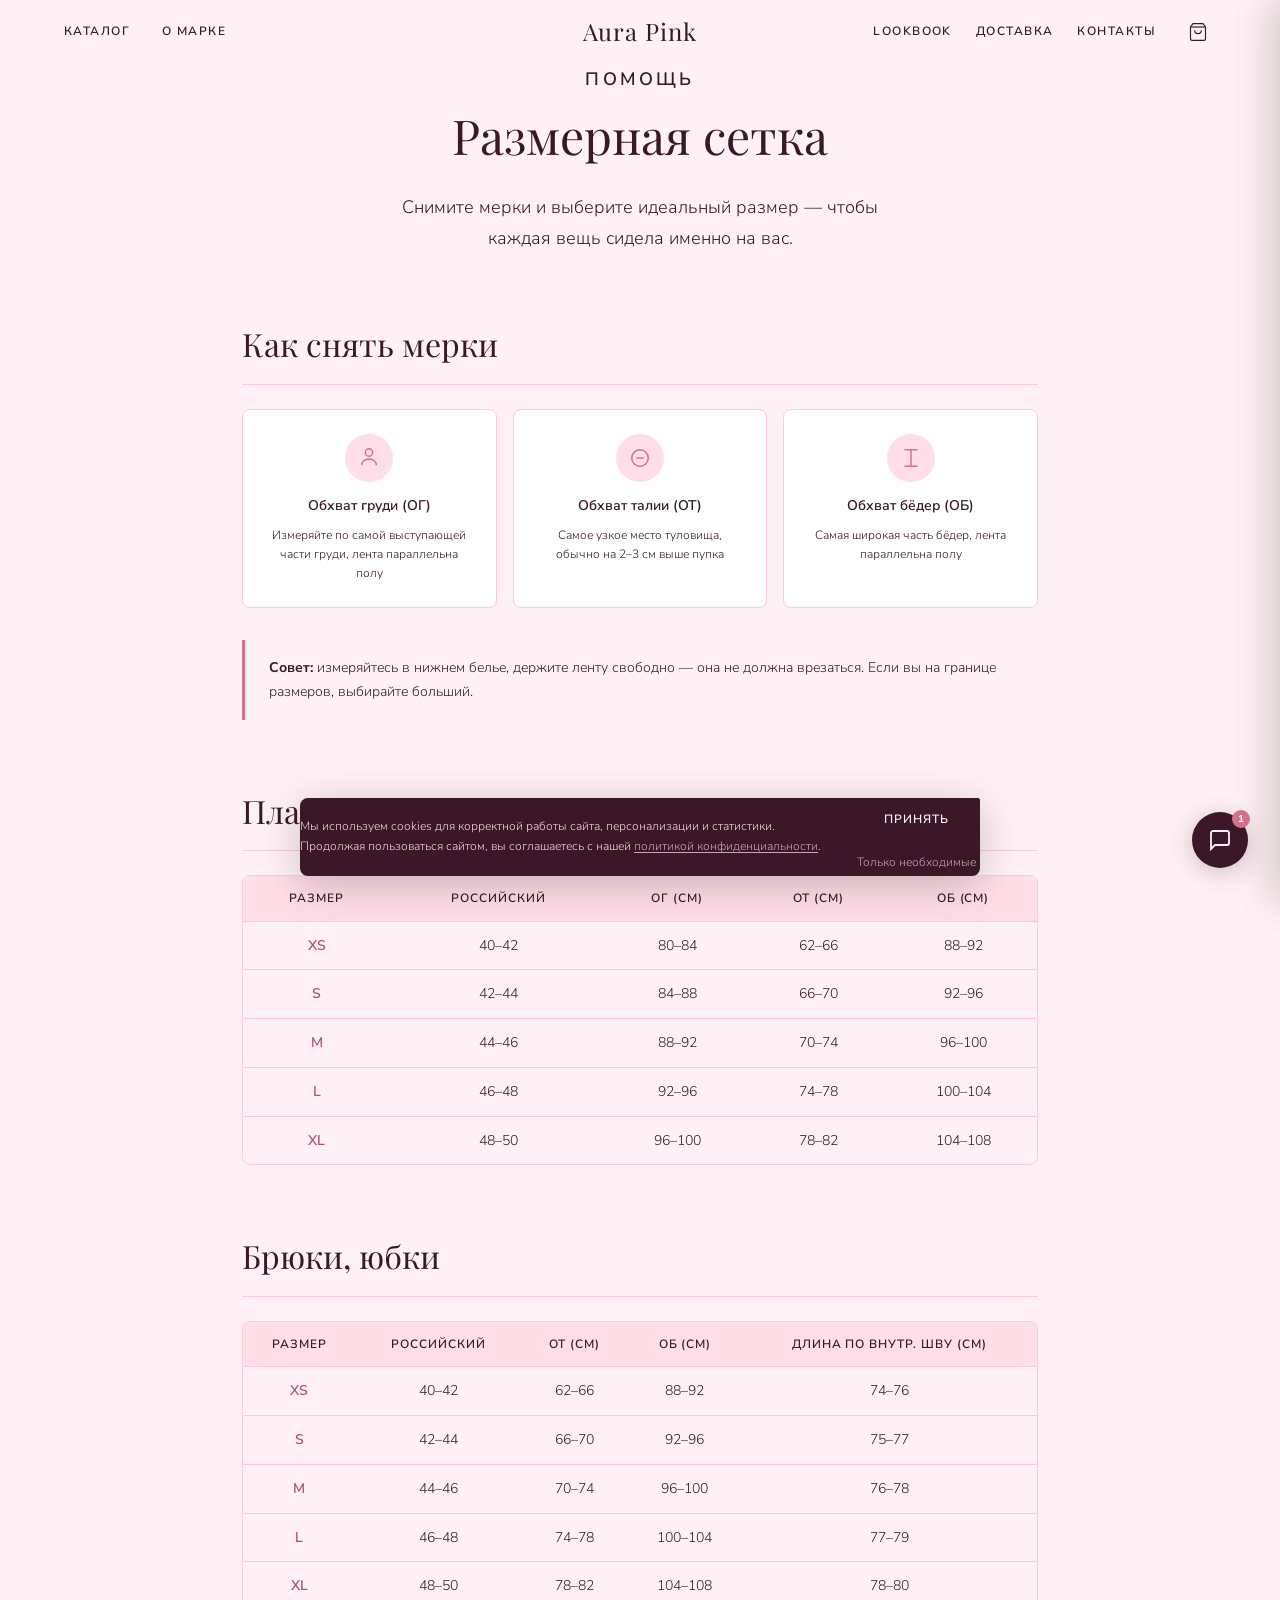
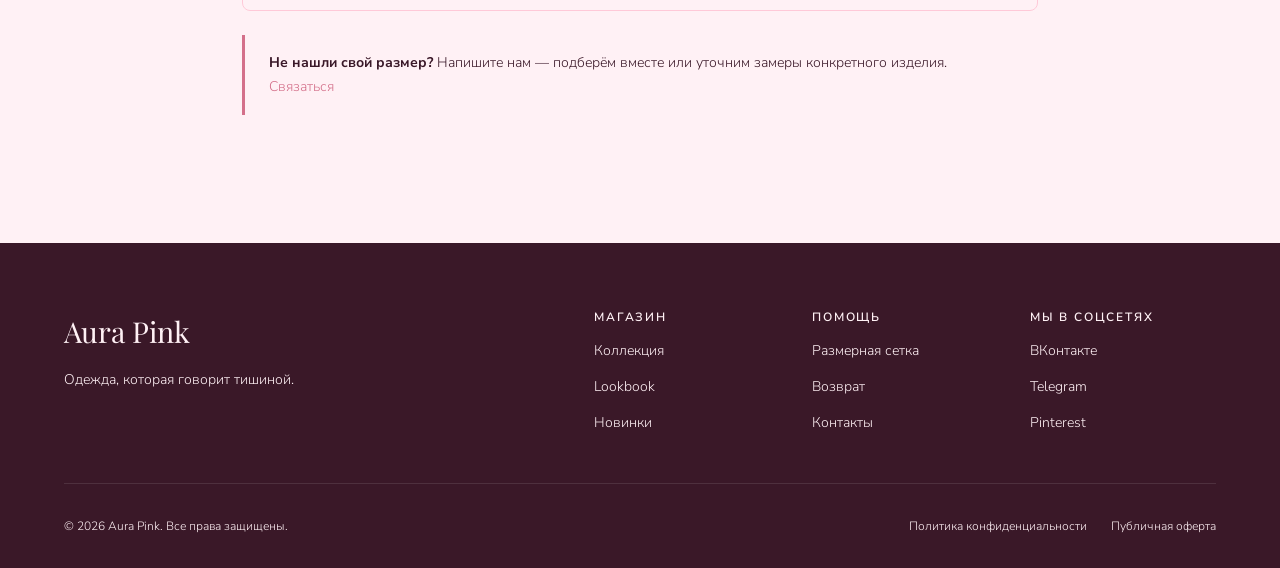
<file: sizeguide.html>
<!DOCTYPE html>
<html lang="ru">
<head>
  <script type="text/javascript">
    (function(m,e,t,r,i,k,a){m[i]=m[i]||function(){(m[i].a=m[i].a||[]).push(arguments)};m[i].l=1*new Date();for(var j=0;j<document.scripts.length;j++){if(document.scripts[j].src===r){return;}}k=e.createElement(t),a=e.getElementsByTagName(t)[0],k.async=1,k.src=r,a.parentNode.insertBefore(k,a)})(window,document,'script','https://mc.yandex.ru/metrika/tag.js?id=109393999','ym');
    ym(109393999,'init',{ssr:true,webvisor:true,clickmap:true,ecommerce:'dataLayer',referrer:document.referrer,url:location.href,accurateTrackBounce:true,trackLinks:true});
  </script>
  <meta charset="UTF-8" />
  <meta name="viewport" content="width=device-width, initial-scale=1.0, viewport-fit=cover" />
  <title>Размерная сетка — Aura Pink</title>
  <link rel="preconnect" href="https://fonts.googleapis.com" />
  <link rel="preconnect" href="https://fonts.gstatic.com" crossorigin />
  <link href="https://fonts.googleapis.com/css2?family=Playfair+Display:ital,wght@0,400;0,600;0,700;1,400;1,600&family=Nunito+Sans:ital,wght@0,300;0,400;0,600;1,300&display=swap" rel="stylesheet" />
  <link rel="stylesheet" href="css/style.css" />
  <style>
    .info-page {
      max-width: 860px;
      margin: 0 auto;
      padding: var(--space-16) var(--space-8);
    }
    .info-hero {
      text-align: center;
      margin-bottom: var(--space-16);
    }
    .info-hero h1 {
      font-family: var(--font-display);
      font-size: var(--text-2xl);
      font-weight: 400;
      color: var(--color-ink);
      margin-bottom: var(--space-4);
    }
    .info-hero p {
      font-size: var(--text-md);
      color: var(--color-text-soft);
      max-width: 520px;
      margin: 0 auto;
      line-height: 1.7;
    }
    .info-section {
      margin-bottom: var(--space-16);
    }
    .info-section-title {
      font-family: var(--font-display);
      font-size: var(--text-xl);
      font-weight: 400;
      color: var(--color-ink);
      margin-bottom: var(--space-6);
      padding-bottom: var(--space-3);
      border-bottom: 1px solid var(--color-border);
    }
    /* Таблица размеров */
    .size-table-wrap {
      overflow-x: auto;
      border-radius: var(--radius-lg);
      border: 1px solid var(--color-border);
      margin-bottom: var(--space-6);
    }
    .size-table {
      width: 100%;
      border-collapse: collapse;
      font-size: var(--text-sm);
    }
    .size-table th {
      background: var(--color-cream-dark);
      color: var(--color-ink);
      font-weight: 600;
      letter-spacing: 0.08em;
      text-transform: uppercase;
      font-size: var(--text-xs);
      padding: var(--space-3) var(--space-4);
      text-align: center;
      white-space: nowrap;
    }
    .size-table td {
      padding: var(--space-3) var(--space-4);
      text-align: center;
      color: var(--color-text);
      border-top: 1px solid var(--color-border);
    }
    .size-table tr:hover td {
      background: var(--color-cream);
    }
    .size-table td:first-child {
      font-weight: 600;
      color: var(--color-rose-deep);
    }
    /* Как измерить */
    .measure-grid {
      display: grid;
      grid-template-columns: repeat(3, 1fr);
      gap: var(--space-4);
      margin-bottom: var(--space-8);
    }
    .measure-card {
      background: var(--color-surface);
      border: 1px solid var(--color-border);
      border-radius: var(--radius-lg);
      padding: var(--space-6);
      text-align: center;
    }
    .measure-icon {
      width: 48px;
      height: 48px;
      background: var(--color-cream-dark);
      border-radius: 50%;
      display: flex;
      align-items: center;
      justify-content: center;
      margin: 0 auto var(--space-3);
      color: var(--color-rose);
    }
    .measure-name {
      font-weight: 600;
      font-size: var(--text-sm);
      color: var(--color-ink);
      margin-bottom: var(--space-2);
    }
    .measure-desc {
      font-size: var(--text-xs);
      color: var(--color-text-soft);
      line-height: 1.6;
    }
    /* Подсказка */
    .size-tip {
      background: var(--color-cream);
      border-left: 3px solid var(--color-rose);
      border-radius: 0 var(--radius-md) var(--radius-md) 0;
      padding: var(--space-4) var(--space-6);
      font-size: var(--text-sm);
      color: var(--color-text-soft);
      line-height: 1.7;
    }
    .size-tip strong { color: var(--color-ink); }

    @media (max-width: 640px) {
      .info-page { padding: var(--space-8) var(--space-4); }
      .measure-grid { grid-template-columns: 1fr; }
    }
  </style>
</head>
<body>

  <header class="site-header" id="site-header">
    <div class="header-inner">
      <nav class="nav-left">
        <a href="catalog.html" class="nav-link">Каталог</a>
        <a href="index.html#about" class="nav-link">О марке</a>
        <a href="index.html#lookbook" class="nav-link nav-link--medium">Lookbook</a>
        <a href="delivery.html" class="nav-link nav-link--medium">Доставка</a>
        <a href="contacts.html" class="nav-link nav-link--medium">Контакты</a>
      </nav>
      <a href="index.html" class="logo" aria-label="Aura Pink — на главную">
        <span class="logo-text">Aura Pink</span>
      </a>
      <nav class="nav-right">
        <a href="index.html#lookbook" class="nav-link">Lookbook</a>
        <a href="delivery.html" class="nav-link">Доставка</a>
        <a href="contacts.html" class="nav-link">Контакты</a>
        <button class="nav-icon-btn cart-btn" aria-label="Корзина" id="cart-toggle">
          <span class="cart-icon"><svg width="20" height="20" viewBox="0 0 24 24" fill="none" stroke="currentColor" stroke-width="1.4"><path d="M6 2L3 6v14a2 2 0 002 2h14a2 2 0 002-2V6l-3-4z"/><line x1="3" y1="6" x2="21" y2="6"/><path d="M16 10a4 4 0 01-8 0"/></svg></span>
          <span class="cart-count" id="cart-count">0</span>
        </button>
        <button class="burger" aria-label="Меню" id="burger"><span></span><span></span><span></span></button>
      </nav>
    </div>
  </header>

  <div class="mobile-nav" id="mobile-nav" aria-hidden="true">
    <a href="catalog.html" class="mobile-nav-link">Каталог</a>
    <a href="index.html#about" class="mobile-nav-link">О марке</a>
    <a href="index.html#lookbook" class="mobile-nav-link">Lookbook</a>
    <a href="delivery.html" class="mobile-nav-link">Доставка</a>
    <a href="contacts.html" class="mobile-nav-link">Контакты</a>
  </div>

  <main>
    <div class="info-page">

      <div class="info-hero reveal">
        <p class="section-eyebrow">Помощь</p>
        <h1>Размерная сетка</h1>
        <p>Снимите мерки и выберите идеальный размер — чтобы каждая вещь сидела именно на вас.</p>
      </div>

      <!-- Как измерить -->
      <div class="info-section reveal">
        <h2 class="info-section-title">Как снять мерки</h2>
        <div class="measure-grid">
          <div class="measure-card">
            <div class="measure-icon">
              <svg width="22" height="22" viewBox="0 0 24 24" fill="none" stroke="currentColor" stroke-width="1.6"><path d="M12 2a4 4 0 100 8 4 4 0 000-8z"/><path d="M4 20c0-4 3.6-7 8-7s8 3 8 7"/></svg>
            </div>
            <p class="measure-name">Обхват груди (ОГ)</p>
            <p class="measure-desc">Измеряйте по самой выступающей части груди, лента параллельна полу</p>
          </div>
          <div class="measure-card">
            <div class="measure-icon">
              <svg width="22" height="22" viewBox="0 0 24 24" fill="none" stroke="currentColor" stroke-width="1.6"><circle cx="12" cy="12" r="9"/><path d="M8 12h8"/></svg>
            </div>
            <p class="measure-name">Обхват талии (ОТ)</p>
            <p class="measure-desc">Самое узкое место туловища, обычно на 2–3 см выше пупка</p>
          </div>
          <div class="measure-card">
            <div class="measure-icon">
              <svg width="22" height="22" viewBox="0 0 24 24" fill="none" stroke="currentColor" stroke-width="1.6"><path d="M5 3l14 0M5 21l14 0M12 3v18"/></svg>
            </div>
            <p class="measure-name">Обхват бёдер (ОБ)</p>
            <p class="measure-desc">Самая широкая часть бёдер, лента параллельна полу</p>
          </div>
        </div>
        <div class="size-tip">
          <strong>Совет:</strong> измеряйтесь в нижнем белье, держите ленту свободно — она не должна врезаться. Если вы на границе размеров, выбирайте больший.
        </div>
      </div>

      <!-- Таблица платья / топы -->
      <div class="info-section reveal">
        <h2 class="info-section-title">Платья, топы, блузы</h2>
        <div class="size-table-wrap">
          <table class="size-table">
            <thead>
              <tr>
                <th>Размер</th>
                <th>Российский</th>
                <th>ОГ (см)</th>
                <th>ОТ (см)</th>
                <th>ОБ (см)</th>
              </tr>
            </thead>
            <tbody>
              <tr><td>XS</td><td>40–42</td><td>80–84</td><td>62–66</td><td>88–92</td></tr>
              <tr><td>S</td><td>42–44</td><td>84–88</td><td>66–70</td><td>92–96</td></tr>
              <tr><td>M</td><td>44–46</td><td>88–92</td><td>70–74</td><td>96–100</td></tr>
              <tr><td>L</td><td>46–48</td><td>92–96</td><td>74–78</td><td>100–104</td></tr>
              <tr><td>XL</td><td>48–50</td><td>96–100</td><td>78–82</td><td>104–108</td></tr>
            </tbody>
          </table>
        </div>
      </div>

      <!-- Таблица брюки / юбки -->
      <div class="info-section reveal">
        <h2 class="info-section-title">Брюки, юбки</h2>
        <div class="size-table-wrap">
          <table class="size-table">
            <thead>
              <tr>
                <th>Размер</th>
                <th>Российский</th>
                <th>ОТ (см)</th>
                <th>ОБ (см)</th>
                <th>Длина по внутр. шву (см)</th>
              </tr>
            </thead>
            <tbody>
              <tr><td>XS</td><td>40–42</td><td>62–66</td><td>88–92</td><td>74–76</td></tr>
              <tr><td>S</td><td>42–44</td><td>66–70</td><td>92–96</td><td>75–77</td></tr>
              <tr><td>M</td><td>44–46</td><td>70–74</td><td>96–100</td><td>76–78</td></tr>
              <tr><td>L</td><td>46–48</td><td>74–78</td><td>100–104</td><td>77–79</td></tr>
              <tr><td>XL</td><td>48–50</td><td>78–82</td><td>104–108</td><td>78–80</td></tr>
            </tbody>
          </table>
        </div>
        <div class="size-tip">
          <strong>Не нашли свой размер?</strong> Напишите нам — подберём вместе или уточним замеры конкретного изделия. <a href="contacts.html" style="color:var(--color-rose)">Связаться</a>
        </div>
      </div>

    </div>
  </main>

  <footer class="site-footer" aria-label="Подвал сайта">
    <div class="footer-inner">
      <div class="footer-top">
        <div class="footer-brand">
          <p class="footer-logo">Aura Pink</p>
          <p class="footer-tagline">Одежда, которая говорит тишиной.</p>
        </div>

        <nav class="footer-nav" aria-label="Навигация по разделам">
          <div class="footer-col">
            <p class="footer-col-title">Магазин</p>
            <a href="catalog.html" class="footer-link">Коллекция</a>
            <a href="#lookbook" class="footer-link">Lookbook</a>
            <a href="catalog.html" class="footer-link">Новинки</a>
          </div>

          <div class="footer-col">
            <p class="footer-col-title">Помощь</p>
            <a href="sizeguide.html" class="footer-link">Размерная сетка</a>
            <a href="returns.html" class="footer-link">Возврат</a>
            <a href="contacts.html" class="footer-link">Контакты</a>
          </div>

          <div class="footer-col">
            <p class="footer-col-title">Мы в соцсетях</p>
            <a href="#" class="footer-link">ВКонтакте</a>
            <a href="#" class="footer-link">Telegram</a>
            <a href="#" class="footer-link">Pinterest</a>
          </div>
        </nav>
      </div>

      <div class="footer-bottom">
        <p class="footer-copy">© 2026 Aura Pink. Все права защищены.</p>
        <div class="footer-legal">
          <a href="privacy.html" class="footer-link-sm">Политика конфиденциальности</a>
          <a href="oferta.html" class="footer-link-sm">Публичная оферта</a>
        </div>
      </div>
    </div>
  </footer>

  <!-- ─── SIDEBAR КОРЗИНА ───────────────────────────────── -->
  <aside class="cart-sidebar" id="cart-sidebar" aria-label="Корзина" aria-hidden="true">
    <div class="cart-backdrop" id="cart-backdrop"></div>
    <div class="cart-panel">
      <header class="cart-header">
        <h2 class="cart-title">Корзина</h2>
        <button class="cart-close" id="cart-close" aria-label="Закрыть корзину">
          <svg width="20" height="20" viewBox="0 0 24 24" fill="none" stroke="currentColor" stroke-width="1.4"><line x1="18" y1="6" x2="6" y2="18"/><line x1="6" y1="6" x2="18" y2="18"/></svg>
        </button>
      </header>
      <div class="cart-body" id="cart-body">
        <div class="cart-empty" id="cart-empty">
          <p class="cart-empty-icon">◇</p>
          <p class="cart-empty-text">В корзине пока пусто</p>
          <a href="catalog.html" class="btn btn--ghost cart-empty-btn">Перейти в каталог</a>
        </div>
        <ul class="cart-items" id="cart-items" aria-live="polite"></ul>
      </div>
      <footer class="cart-footer" id="cart-footer" style="display:none;">
        <div class="cart-total-row">
          <span class="cart-total-label">Итого</span>
          <span class="cart-total-price" id="cart-total">0 ₽</span>
        </div>
        <button class="btn btn--primary cart-checkout" id="checkout-btn">Оформить заказ</button>
        <p class="cart-pay-note">Оплата через ЮKassa · Безопасно</p>
      </footer>
    </div>
  </aside>


  <!-- ─── SIDEBAR ИЗБРАННОЕ ────────────────────────────── -->
  <aside class="cart-sidebar" id="wishlist-sidebar" aria-label="Избранное" aria-hidden="true">
    <div class="cart-backdrop" id="wishlist-backdrop"></div>
    <div class="cart-panel">
      <header class="cart-header">
        <h2 class="cart-title">Избранное</h2>
        <button class="cart-close" id="wishlist-close" aria-label="Закрыть избранное">
          <svg width="20" height="20" viewBox="0 0 24 24" fill="none" stroke="currentColor" stroke-width="1.4"><line x1="18" y1="6" x2="6" y2="18"/><line x1="6" y1="6" x2="18" y2="18"/></svg>
        </button>
      </header>
      <div class="cart-body" id="wishlist-body">
        <div class="cart-empty" id="wishlist-empty">
          <p class="cart-empty-icon">♡</p>
          <p class="cart-empty-text">Вы ещё ничего не добавили</p>
          <a href="catalog.html" class="btn btn--ghost cart-empty-btn">Смотреть коллекцию</a>
        </div>
        <ul class="cart-items" id="wishlist-items" aria-live="polite"></ul>
      </div>
    </div>
  </aside>

  <!-- ─── МОДАЛКА РАЗМЕРА ──────────────────────────────── -->
  <div class="modal-overlay" id="size-modal" aria-hidden="true" role="dialog" aria-modal="true" aria-label="Выбор размера">
    <div class="modal-panel">
      <button class="modal-close" id="modal-close" aria-label="Закрыть">
        <svg width="18" height="18" viewBox="0 0 24 24" fill="none" stroke="currentColor" stroke-width="1.4"><line x1="18" y1="6" x2="6" y2="18"/><line x1="6" y1="6" x2="18" y2="18"/></svg>
      </button>
      <div class="modal-img-wrap">
        <div class="modal-product-img" id="modal-img"></div>
      </div>
      <div class="modal-content">
        <p class="modal-brand">Aura Pink</p>
        <h3 class="modal-product-name" id="modal-name"></h3>
        <p class="modal-price" id="modal-price"></p>
        <div class="modal-sizes">
          <p class="modal-label">Выберите размер</p>
          <div class="size-selector" id="size-selector">
            <button class="size-option" data-size="XS">XS</button>
            <button class="size-option" data-size="S">S</button>
            <button class="size-option active" data-size="M">M</button>
            <button class="size-option" data-size="L">L</button>
            <button class="size-option" data-size="XL">XL</button>
          </div>
        </div>
        <button class="btn btn--primary modal-add-to-cart" id="modal-add-btn">Добавить в корзину</button>
      </div>
    </div>
  </div>

  <!-- ─── ТОСТ ─────────────────────────────────────────── -->
  <div class="toast-container" id="toast-container" aria-live="polite" aria-atomic="true"></div>

  <!-- ─── МОДАЛКА ОПЛАТЫ ───────────────────────────────── -->
  <div class="modal-overlay" id="payment-modal" aria-hidden="true" role="dialog" aria-modal="true" aria-label="Оформление заказа">
    <div class="modal-panel modal-panel--payment">
      <button class="modal-close" id="payment-modal-close" aria-label="Закрыть">
        <svg width="18" height="18" viewBox="0 0 24 24" fill="none" stroke="currentColor" stroke-width="1.4"><line x1="18" y1="6" x2="6" y2="18"/><line x1="6" y1="6" x2="18" y2="18"/></svg>
      </button>
      <div class="payment-content">
        <div class="payment-header">
          <p class="modal-brand">Aura Pink</p>
          <h3 class="payment-title">Оформление заказа</h3>
        </div>
        <div class="payment-order-summary" id="payment-summary"></div>
        <div class="payment-form-section">
          <p class="modal-label">Контактные данные</p>
          <div class="payment-fields">
            <input type="text" class="payment-input" placeholder="Имя и фамилия" id="pay-name" />
            <input type="email" class="payment-input" placeholder="Email" id="pay-email" />
            <input type="tel" class="payment-input" placeholder="Телефон" id="pay-phone" />
          </div>
          <p class="modal-label" style="margin-top:1.5rem;">Адрес доставки</p>
          <div class="payment-fields">
            <input type="text" class="payment-input" placeholder="Город" id="pay-city" />
            <input type="text" class="payment-input" placeholder="Улица, дом, квартира" id="pay-address" />
            <input type="text" class="payment-input" placeholder="Индекс" id="pay-zip" />
          </div>
          <p class="modal-label" style="margin-top:1.5rem;">Способ оплаты</p>
          <div class="payment-methods">
            <label class="pay-method active" data-method="bank_card">
              <input type="radio" name="pay_method" value="bank_card" checked hidden/>
              <span class="pay-method-label">Банковская карта</span>
            </label>
            <label class="pay-method" data-method="sbp">
              <input type="radio" name="pay_method" value="sbp" hidden/>
              <span class="pay-method-label">СБП</span>
            </label>
            <label class="pay-method" data-method="yoo_money">
              <input type="radio" name="pay_method" value="yoo_money" hidden/>
              <span class="pay-method-label">ЮMoney</span>
            </label>
          </div>
        </div>
        <div class="payment-total-row">
          <span>Итого к оплате</span>
          <strong id="payment-total-display">0 ₽</strong>
        </div>
        <button class="btn btn--primary payment-submit" id="payment-submit-btn">
          Перейти к оплате через ЮKassa
        </button>
        <p class="cart-pay-note">Платёж обрабатывается сервисом ЮKassa.<br>256-bit SSL шифрование.</p>
        <div id="yokassa-widget-container"></div>
      </div>
    </div>
  </div>

  <!-- ─── ЧАТ ПОДДЕРЖКИ ────────────────────────────────── -->
  <div class="support-widget" id="support-widget" aria-label="Чат поддержки">
    <div class="support-chat" id="support-chat" aria-hidden="true">
      <div class="support-chat-header">
        <div class="support-avatar">AP</div>
        <div class="support-info">
          <p class="support-name">Aura Pink</p>
          <p class="support-status">
            <span class="support-online-dot"></span>Онлайн · ответим быстро
          </p>
        </div>
        <button class="support-chat-close" id="support-chat-close" aria-label="Закрыть чат">
          <svg width="16" height="16" viewBox="0 0 24 24" fill="none" stroke="currentColor" stroke-width="2"><line x1="18" y1="6" x2="6" y2="18"/><line x1="6" y1="6" x2="18" y2="18"/></svg>
        </button>
      </div>

      <div class="support-messages" id="support-messages">
        <div class="support-msg support-msg--in">
          <p>Привет! 👋 Рада вас видеть в Aura Pink.</p>
          <p>Если есть вопросы по размеру или составу — спрашивайте, я помогу.</p>
        </div>
      </div>

      <div class="support-input-row">
        <input type="text" class="support-input" id="support-input" placeholder="Написать сообщение…" aria-label="Сообщение поддержке" maxlength="500" />
        <button class="support-send" id="support-send" aria-label="Отправить">
          <svg width="18" height="18" viewBox="0 0 24 24" fill="none" stroke="currentColor" stroke-width="2"><line x1="22" y1="2" x2="11" y2="13"/><polygon points="22 2 15 22 11 13 2 9 22 2"/></svg>
        </button>
      </div>
    </div>

    <button class="support-fab" id="support-fab" aria-label="Открыть чат поддержки" aria-expanded="false">
      <span class="support-fab-icon support-fab-icon--chat">
        <svg width="24" height="24" viewBox="0 0 24 24" fill="none" stroke="currentColor" stroke-width="1.8"><path d="M21 15a2 2 0 01-2 2H7l-4 4V5a2 2 0 012-2h14a2 2 0 012 2z"/></svg>
      </span>
      <span class="support-fab-icon support-fab-icon--close">
        <svg width="26" height="26" viewBox="0 0 24 24" fill="none" stroke="currentColor" stroke-width="2"><line x1="18" y1="6" x2="6" y2="18"/><line x1="6" y1="6" x2="18" y2="18"/></svg>
      </span>
      <span class="support-fab-badge" id="support-badge" aria-hidden="true">1</span>
    </button>
  </div>


  <!-- ─── COOKIE БАННЕР ───────────────────────────────────── -->
  <div class="cookie-banner" id="cookie-banner" role="alertdialog" aria-label="Использование cookies" aria-hidden="true">
    <p class="cookie-text">
      Мы используем cookies для корректной работы сайта, персонализации и статистики.
      Продолжая пользоваться сайтом, вы соглашаетесь с нашей
      <a href="privacy.html" class="cookie-link">политикой конфиденциальности</a>.
    </p>
    <div class="cookie-actions">
      <button class="btn btn--primary cookie-accept" id="cookie-accept">Принять</button>
      <button class="cookie-decline" id="cookie-decline">Только необходимые</button>
    </div>
  </div>

  <script src="js/script.js"></script>
  <script>
    (function() {
      var header = document.getElementById('site-header');
      function checkLayout() {
        var w = window.innerWidth;
        if (w >= 769 && w <= 1050) {
          header.classList.add('header-two-row');
          document.documentElement.style.setProperty('--header-h', '100px');
        } else {
          header.classList.remove('header-two-row');
          document.documentElement.style.removeProperty('--header-h');
        }
      }
      checkLayout();
      window.addEventListener('resize', checkLayout);
    })();
  </script>
</body>
</html>
</file>
<file: css/style.css>
/* ═══════════════════════════════════════════════════════
   AURA PINK — Design System
   Quiet Luxury Aesthetic
   Fonts: Playfair Display (display) + Nunito Sans (body)
   ═══════════════════════════════════════════════════════ */

/* ── 1. TOKENS ──────────────────────────────────────── */
:root {
  /* Color Palette — Soft Pink */
  --color-cream:       #FFF1F5;
  --color-cream-dark:  #FFDEE8;
  --color-parchment:   #FFC9D8;
  --color-warm-100:    #3A1828;
  --color-warm-200:    #3A1828;
  --color-warm-400:    #3A1828;
  --color-warm-600:    #3A1828;
  --color-ink:         #3A1828;
  --color-ink-soft:    #5C2840;

  /* Accent — Deep Rose Pink */
  --color-rose:        #D4708A;
  --color-rose-light:  #FFC9D8;
  --color-rose-deep:   #B05070;

  /* Semantic */
  --color-bg:          var(--color-cream);
  --color-surface:     #FFFFFF;
  --color-border:      var(--color-parchment);
  --color-text:        var(--color-ink);
  --color-text-soft:   var(--color-ink);
  --color-text-muted:  var(--color-ink);
  --color-accent:      var(--color-rose);

  /* Typography */
  --font-display: 'Playfair Display', 'Georgia', serif;
  --font-body:    'Nunito Sans', sans-serif;

  /* Type Scale — fluid */
  --text-xs:    0.75rem;
  --text-sm:    0.875rem;
  --text-base:  1rem;
  --text-md:    1.125rem;
  --text-lg:    1.25rem;
  --text-xl:    clamp(1.5rem,   3vw, 2rem);
  --text-2xl:   clamp(2rem,     4vw, 3rem);
  --text-3xl:   clamp(2.75rem,  6vw, 4.5rem);
  --text-hero:  clamp(3.5rem,   8vw, 7rem);

  /* Spacing */
  --space-1:    0.25rem;
  --space-2:    0.5rem;
  --space-3:    0.75rem;
  --space-4:    1rem;
  --space-6:    1.5rem;
  --space-8:    2rem;
  --space-12:   3rem;
  --space-16:   4rem;
  --space-20:   5rem;
  --space-24:   6rem;
  --space-32:   8rem;

  /* Radii */
  --radius-sm:  2px;
  --radius-md:  4px;
  --radius-lg:  8px;

  /* Transitions (Jakub-style: smooth, not bouncy) */
  --ease-out:   cubic-bezier(0.16, 1, 0.3, 1);
  --ease-in:    cubic-bezier(0.7, 0, 0.84, 0);
  --ease-inout: cubic-bezier(0.76, 0, 0.24, 1);
  --t-fast:     150ms;
  --t-base:     280ms;
  --t-slow:     450ms;
  --t-enter:    500ms;

  /* Layout */
  --container-max: 1280px;
  --container-pad: clamp(1.5rem, 5vw, 4rem);
  --header-h:      64px;
}

/* ── 2. RESET + BASE ────────────────────────────────── */
*, *::before, *::after { box-sizing: border-box; margin: 0; padding: 0; }

html {
  scroll-behavior: smooth;
  scroll-padding-top: calc(var(--header-h) + 1rem);
  -webkit-text-size-adjust: 100%;
}

body {
  font-family: var(--font-body);
  font-size: var(--text-base);
  font-weight: 300;
  line-height: 1.7;
  color: var(--color-text);
  background-color: var(--color-bg);
  -webkit-font-smoothing: antialiased;
  overflow-x: hidden;
  display: flex;
  flex-direction: column;
  min-height: 100vh;
}

img, video { display: block; max-width: 100%; }
a { color: inherit; text-decoration: none; }
button { cursor: pointer; border: none; background: none; font: inherit; }
ul { list-style: none; }
input, button { font-family: inherit; }

::selection {
  background: var(--color-rose-light);
  color: var(--color-ink);
}

/* Focus visible */
:focus-visible {
  outline: 1.5px solid var(--color-rose);
  outline-offset: 3px;
}

/* Reduced motion */
@media (prefers-reduced-motion: reduce) {
  *, *::before, *::after {
    animation-duration: 0.01ms !important;
    transition-duration: 0.01ms !important;
  }
  
}

/* ── 3. LAYOUT HELPERS ──────────────────────────────── */
.container {
  width: 100%;
  max-width: var(--container-max);
  margin-inline: auto;
  padding-inline: var(--container-pad);
}

.section {
  padding-block: var(--space-24);
}

/* ── 4. TYPOGRAPHY ──────────────────────────────────── */
.section-eyebrow {
  font-family: var(--font-body);
  font-size: var(--text-xs);
  font-weight: 600;
  letter-spacing: 0.18em;
  text-transform: uppercase;
  color: var(--color-ink);
  margin-bottom: var(--space-4);
}

.section-title {
  font-family: var(--font-display);
  font-size: var(--text-2xl);
  font-weight: 400;
  line-height: 1.15;
  color: var(--color-ink);
}

.section-header {
  margin-bottom: var(--space-12);
}

/* ── 5. BUTTONS ─────────────────────────────────────── */
.btn {
  display: inline-flex;
  align-items: center;
  justify-content: center;
  gap: var(--space-2);
  padding: 0.75rem 2rem;
  font-size: var(--text-sm);
  font-weight: 600;
  letter-spacing: 0.08em;
  text-transform: uppercase;
  border-radius: var(--radius-sm);
  transition:
    background var(--t-base) var(--ease-out),
    color var(--t-base) var(--ease-out),
    border-color var(--t-base) var(--ease-out),
    transform var(--t-fast) var(--ease-out),
    opacity var(--t-base) var(--ease-out);
  will-change: transform;
  white-space: nowrap;
}

.btn:hover { transform: translateY(-1px); }
.btn:active { transform: translateY(0); }

.btn--primary {
  background: var(--color-ink);
  color: var(--color-cream);
  border: 1.5px solid var(--color-ink);
}
.btn--primary:hover {
  background: var(--color-ink-soft);
  border-color: var(--color-ink-soft);
}

.btn--ghost {
  background: transparent;
  color: var(--color-ink);
  border: 1.5px solid var(--color-warm-200);
}
.btn--ghost:hover {
  border-color: var(--color-ink);
  color: var(--color-ink);
}

.btn--outline {
  background: transparent;
  color: var(--color-ink);
  border: 1.5px solid var(--color-rose);
}
.btn--outline:hover {
  background: var(--color-rose);
  color: #fff;
}

/* ── 6. REVEAL ANIMATIONS (Jakub-style) ─────────────── */
.reveal {
  opacity: 0;
  transform: translateY(12px);
  filter: blur(3px);
  transition:
    opacity var(--t-enter) var(--ease-out),
    transform var(--t-enter) var(--ease-out),
    filter var(--t-enter) var(--ease-out);
}

.reveal.is-visible {
  opacity: 1;
  transform: translateY(0);
  filter: blur(0);
}

/* Stagger delays */
[data-delay="0"] { transition-delay: 0ms; }
[data-delay="1"] { transition-delay: 80ms; }
[data-delay="2"] { transition-delay: 160ms; }
[data-delay="3"] { transition-delay: 240ms; }

/* ── 7. HEADER ──────────────────────────────────────── */
/* ── Header wrap (sticky container) ── */
.header-wrap {
  display: contents;
}

.site-header {
  position: fixed;
  top: 0;
  left: 0;
  right: 0;
  z-index: 100;
  height: var(--header-h);
  background: color-mix(in srgb, var(--color-cream) 88%, transparent);
  backdrop-filter: blur(12px);
  -webkit-backdrop-filter: blur(12px);
  border-bottom: 1px solid transparent;
  transition:
    border-color var(--t-slow) var(--ease-out),
    background var(--t-slow) var(--ease-out);
}

.site-header.scrolled {
  border-color: var(--color-border);
  background: color-mix(in srgb, var(--color-cream) 96%, transparent);
}

.header-inner {
  max-width: var(--container-max);
  margin-inline: auto;
  padding-inline: var(--container-pad);
  height: 100%;
  display: grid;
  grid-template-columns: 1fr auto 1fr;
  align-items: center;
}

.nav-left, .nav-right {
  display: flex;
  align-items: center;
  gap: var(--space-8);
}
.nav-right { justify-content: flex-end; align-items: center; gap: var(--space-6); }

.nav-link {
  font-size: var(--text-xs);
  font-weight: 600;
  letter-spacing: 0.12em;
  text-transform: uppercase;
  color: var(--color-text-soft);
  position: relative;
  transition: color var(--t-base) var(--ease-out);
}

.nav-link::after {
  content: '';
  position: absolute;
  bottom: -3px;
  left: 0;
  width: 0;
  height: 1px;
  background: var(--color-rose);
  transition: width var(--t-base) var(--ease-out);
}
.nav-link:hover { color: var(--color-ink); }
.nav-link:hover::after { width: 100%; }

.logo {
  display: flex;
  justify-content: center;
}
.logo-text {
  font-family: var(--font-display);
  font-size: 1.5rem;
  font-weight: 400;
  letter-spacing: 0.04em;
  color: var(--color-ink);
  transition: color var(--t-base) var(--ease-out);
}
.logo:hover .logo-text { color: var(--color-ink); }

.nav-icon-btn {
  position: relative;
  display: inline-flex;
  align-items: center;
  justify-content: center;
  width: 36px;
  height: 36px;
  color: var(--color-text-soft);
  transition: color var(--t-fast) var(--ease-out);
  padding: 0;
  vertical-align: middle;
  line-height: 1;
}
.nav-icon-btn svg {
  display: block;
  flex-shrink: 0;
}
.nav-icon-btn:hover { color: var(--color-ink); }

.cart-count {
  position: absolute;
  top: -2px;
  right: -4px;
  background: var(--color-rose);
  color: #fff;
  font-size: 10px;
  font-weight: 600;
  width: 16px;
  height: 16px;
  border-radius: 50%;
  display: flex;
  align-items: center;
  justify-content: center;
  opacity: 0;
  transform: scale(0);
  transition:
    opacity var(--t-base) var(--ease-out),
    transform var(--t-base) var(--ease-out);
}
.cart-count.has-items {
  opacity: 1;
  transform: scale(1);
}

/* Burger (mobile) */
.burger {
  display: none;
  flex-direction: column;
  gap: 6px;
  width: 32px;
  height: 32px;
  padding: 4px;
  justify-content: center;
  cursor: pointer;
  background: none;
  border: none;
}
.burger span {
  display: block;
  width: 100%;
  height: 2px;
  background: var(--color-ink);
  transition: transform var(--t-base) var(--ease-out), opacity var(--t-base) var(--ease-out);
  transform-origin: center;
}
.burger.open span:nth-child(1) { transform: translateY(8px) rotate(45deg); }
.burger.open span:nth-child(2) { opacity: 0; transform: scaleX(0); }
.burger.open span:nth-child(3) { transform: translateY(-8px) rotate(-45deg); }

.mobile-nav {
  display: flex;
  flex-direction: column;
  align-items: center;
  justify-content: center;
  gap: var(--space-8);
  position: fixed;
  inset: 0;
  z-index: 99;
  background: var(--color-cream);
  transform: translateX(100%);
  transition: transform 0.45s cubic-bezier(0.16, 1, 0.3, 1);
}
.mobile-nav.open {
  transform: translateX(0);
}

.mobile-nav-link {
  font-size: 2rem;
  font-family: var(--font-display);
  color: var(--color-ink);
  letter-spacing: 0.04em;
  opacity: 0;
  transform: translateY(12px);
  transition:
    opacity var(--t-base) var(--ease-out),
    transform var(--t-base) var(--ease-out),
    color var(--t-base) var(--ease-out);
}
.mobile-nav-link:hover { color: var(--color-ink); }
.mobile-nav.open .mobile-nav-link {
  opacity: 1;
  transform: translateY(0);
}
.mobile-nav.open .mobile-nav-link:nth-child(1) { transition-delay: 80ms; }
.mobile-nav.open .mobile-nav-link:nth-child(2) { transition-delay: 140ms; }
.mobile-nav.open .mobile-nav-link:nth-child(3) { transition-delay: 200ms; }
.mobile-nav.open .mobile-nav-link:nth-child(4) { transition-delay: 260ms; }
.mobile-nav.open .mobile-nav-link:nth-child(5) { transition-delay: 320ms; }

/* ── 8. HERO ────────────────────────────────────────── */
.hero {
  position: relative;
  min-height: 100svh;
  display: flex;
  align-items: center;
  justify-content: center;
  overflow: hidden;
  padding-top: var(--header-h);
}



.hero-bg {
  position: absolute;
  inset: 0;
  z-index: 0;
}

.hero-gradient {
  position: absolute;
  inset: 0;
  background:
    radial-gradient(ellipse 70% 60% at 75% 40%, color-mix(in srgb, var(--color-rose-light) 30%, transparent) 0%, transparent 70%),
    radial-gradient(ellipse 50% 50% at 20% 80%, color-mix(in srgb, var(--color-parchment) 60%, transparent) 0%, transparent 60%),
    var(--color-cream);
}

/* Noise texture overlay */
.hero-noise {
  position: absolute;
  inset: 0;
  background-image: url("data:image/svg+xml,%3Csvg viewBox='0 0 256 256' xmlns='http://www.w3.org/2000/svg'%3E%3Cfilter id='n'%3E%3CfeTurbulence type='fractalNoise' baseFrequency='0.9' numOctaves='4' stitchTiles='stitch'/%3E%3C/filter%3E%3Crect width='100%25' height='100%25' filter='url(%23n)' opacity='0.03'/%3E%3C/svg%3E");
  background-size: 200px 200px;
  pointer-events: none;
  opacity: 0.6;
  z-index: 1;
}

.hero-content {
  position: relative;
  z-index: 2;
  text-align: center;
  max-width: 820px;
  padding-inline: var(--container-pad);
}

.hero-eyebrow {
  font-size: var(--text-xs);
  font-weight: 600;
  letter-spacing: 0.2em;
  text-transform: uppercase;
  color: var(--color-ink);
  transition-delay: 100ms;
  margin-bottom: var(--space-6);
}

.hero-title {
  font-family: var(--font-display);
  font-size: var(--text-hero);
  font-weight: 400;
  line-height: 1.05;
  color: var(--color-ink);
  margin-bottom: var(--space-6);
}

.hero-title .line { display: block; }
.hero-title .italic { font-style: normal; color: var(--color-ink); }

.hero-desc {
  font-size: var(--text-md);
  font-weight: 300;
  color: var(--color-text-soft);
  line-height: 1.7;
  margin-bottom: var(--space-8);
  transition-delay: 300ms;
}

.hero-cta {
  display: flex;
  gap: var(--space-4);
  justify-content: center;
  flex-wrap: wrap;
  transition-delay: 400ms;
}

/* Hero scroll hint */
.hero-scroll-hint {
  position: absolute;
  bottom: var(--space-8);
  left: 50%;
  transform: translateX(-50%);
  display: flex;
  flex-direction: column;
  align-items: center;
  gap: var(--space-3);
  z-index: 2;
}



@keyframes scrollPulse {
  0%, 100% { opacity: 0.4; transform: scaleY(1); }
  50% { opacity: 1; transform: scaleY(1.1); }
}

.scroll-label {
  font-size: 10px;
  letter-spacing: 0.15em;
  text-transform: uppercase;
  color: var(--color-text-muted);
}

/* Decorative text elements */
.hero-deco {
  position: absolute;
  font-family: var(--font-display);
  color: var(--color-parchment);
  user-select: none;
  pointer-events: none;
  z-index: 1;
}
.hero-deco--1 {
  font-size: clamp(5rem, 10vw, 9rem);
  right: 3%;
  bottom: 8%;
  writing-mode: vertical-lr;
  letter-spacing: 0.15em;
  opacity: 0.7;
}
.hero-deco--2 {
  font-size: clamp(4rem, 8vw, 7rem);
  left: 5%;
  top: 20%;
  opacity: 0.4;
  animation: float 6s ease-in-out infinite;
}

@keyframes float {
  0%, 100% { transform: translateY(0); }
  50% { transform: translateY(-12px); }
}

.hero-hearts {
  position: absolute;
  inset: 0;
  z-index: 1;
  pointer-events: none;
  user-select: none;
  overflow: hidden;
}

.hero-heart {
  position: absolute;
  font-family: var(--font-display);
  color: var(--color-parchment);
  line-height: 1;
}

/* ── 9. CATEGORIES ──────────────────────────────────── */
.categories.section {
  position: relative;
}
.categories.section::before {
  content: '';
  position: absolute;
  top: -120px;
  left: 0;
  right: 0;
  height: 120px;
  background: linear-gradient(to bottom, transparent 0%, var(--color-cream) 100%);
  pointer-events: none;
  z-index: 2;
}

.categories-grid {
  display: grid;
  grid-template-columns: repeat(3, 1fr);
  gap: 1.5px;
}

.category-card {
  position: relative;
  overflow: hidden;
  cursor: pointer;
}

.category-img {
  aspect-ratio: 3/4;
  position: relative;
  overflow: hidden;
  transition: transform var(--t-slow) var(--ease-out);
}

.category-card:hover .category-img { transform: scale(1.04); }

/* Placeholder-цвета вместо реальных фото */
.category-img--1 { background: linear-gradient(160deg, #E8D8CC 0%, #C4A090 100%); }
.category-img--2 { background: linear-gradient(160deg, #D4C8BC 0%, #A89080 100%); }
.category-img--3 { background: linear-gradient(160deg, #EAE0D4 0%, #C8B4A4 100%); }
.category-img--4 { background: linear-gradient(160deg, #D8D0E8 0%, #A090C4 100%); }
.category-img--5 { background: linear-gradient(160deg, #E8D0D8 0%, #C490A0 100%); }

.category-overlay {
  position: absolute;
  inset: 0;
  background: linear-gradient(to top, rgba(42,33,24,0.5) 0%, transparent 50%);
  transition: opacity var(--t-base) var(--ease-out);
}
.category-card:hover .category-overlay { opacity: 0.8; }

.category-info {
  position: absolute;
  bottom: 0;
  left: 0;
  right: 0;
  padding: var(--space-6);
  z-index: 2;
}

.category-name {
  font-family: var(--font-display);
  font-size: var(--text-xl);
  font-weight: 400;
  color: #fff;
  margin-bottom: var(--space-2);
}

.category-link {
  font-size: var(--text-xs);
  font-weight: 600;
  letter-spacing: 0.1em;
  text-transform: uppercase;
  color: var(--color-ink);
  opacity: 0;
  transform: translateY(6px);
  transition:
    opacity var(--t-base) var(--ease-out),
    transform var(--t-base) var(--ease-out);
}
.category-card:hover .category-link {
  opacity: 1;
  transform: translateY(0);
}

/* ── 10. FILTERS ────────────────────────────────────── */
.filters {
  display: flex;
  flex-wrap: wrap;
  gap: var(--space-2);
  margin-bottom: var(--space-8);
}

.filter-btn {
  padding: 0.45rem 1.1rem;
  font-size: var(--text-xs);
  font-weight: 600;
  letter-spacing: 0.1em;
  text-transform: uppercase;
  color: var(--color-text-soft);
  border: 1px solid var(--color-border);
  border-radius: 100px;
  background: transparent;
  transition:
    color var(--t-base) var(--ease-out),
    background var(--t-base) var(--ease-out),
    border-color var(--t-base) var(--ease-out);
}
.filter-btn:hover, .filter-btn.active {
  color: var(--color-surface);
  background: var(--color-ink);
  border-color: var(--color-ink);
}

/* ── 11. PRODUCTS GRID ──────────────────────────────── */
.products-grid {
  display: grid;
  grid-template-columns: repeat(auto-fill, minmax(280px, 1fr));
  gap: var(--space-8) var(--space-6);
  margin-bottom: var(--space-12);
}

.product-card {
  display: flex;
  flex-direction: column;
  gap: var(--space-4);
}

.product-img-wrap {
  position: relative;
  overflow: hidden;
  border-radius: var(--radius-md);
}

.product-img {
  aspect-ratio: 3/4;
  transition: transform var(--t-slow) var(--ease-out);
}

.product-card:hover .product-img { transform: scale(1.04); }

/* Placeholder images — soft gradient tones */
.product-img--1 { background: linear-gradient(145deg, #EDE0D4 0%, #C8A898 100%); }
.product-img--2 { background: linear-gradient(145deg, #DDD4C8 0%, #B09888 100%); }
.product-img--3 { background: linear-gradient(145deg, #EAE4DC 0%, #C4B4A4 100%); }
.product-img--4 { background: linear-gradient(145deg, #E8DDD0 0%, #BFAA98 100%); }
.product-img--5 { background: linear-gradient(145deg, #E4D8CC 0%, #C0A090 100%); }
.product-img--6 { background: linear-gradient(145deg, #ECEAE6 0%, #C8BEB4 100%); }

.product-actions {
  position: absolute;
  inset: 0;
  display: flex;
  flex-direction: column;
  align-items: flex-end;
  justify-content: space-between;
  padding: var(--space-4);
  opacity: 0;
  transition: opacity var(--t-base) var(--ease-out);
}
.product-card:hover .product-actions { opacity: 1; }

.wishlist-btn {
  width: 36px;
  height: 36px;
  border-radius: 50%;
  background: color-mix(in srgb, white 80%, transparent);
  display: flex;
  align-items: center;
  justify-content: center;
  color: var(--color-text-soft);
  transition:
    color var(--t-fast) var(--ease-out),
    background var(--t-fast) var(--ease-out),
    transform var(--t-fast) var(--ease-out);
  backdrop-filter: blur(4px);
}
.wishlist-btn:hover {
  color: var(--color-ink);
  transform: scale(1.1);
  background: white;
}
.wishlist-btn.active { color: var(--color-ink); }
.wishlist-btn.active svg { fill: var(--color-rose); }

.quick-add-btn {
  align-self: stretch;
  margin: 0 var(--space-4) var(--space-4);
  padding: 0.6rem 1rem;
  font-size: var(--text-xs);
  font-weight: 600;
  letter-spacing: 0.08em;
  text-transform: uppercase;
  color: var(--color-ink);
  background: color-mix(in srgb, white 90%, transparent);
  backdrop-filter: blur(4px);
  border-radius: var(--radius-sm);
  transition:
    background var(--t-fast) var(--ease-out),
    color var(--t-fast) var(--ease-out),
    transform var(--t-fast) var(--ease-out);
}
.quick-add-btn:hover {
  background: var(--color-ink);
  color: var(--color-cream);
  transform: translateY(-1px);
}

.product-badge {
  position: absolute;
  top: var(--space-4);
  left: var(--space-4);
  padding: 2px 10px;
  font-size: 10px;
  font-weight: 600;
  letter-spacing: 0.1em;
  text-transform: uppercase;
  background: var(--color-ink);
  color: var(--color-cream);
  border-radius: var(--radius-sm);
}
.product-badge--sale { background: var(--color-rose); }

.product-info { flex: 1; }

.product-brand {
  font-size: var(--text-xs);
  letter-spacing: 0.1em;
  text-transform: uppercase;
  color: var(--color-text-muted);
  margin-bottom: 2px;
}

.product-name {
  font-family: var(--font-display);
  font-size: var(--text-lg);
  font-weight: 400;
  color: var(--color-ink);
  margin-bottom: var(--space-1);
}

.product-material {
  font-size: var(--text-xs);
  color: var(--color-text-muted);
  margin-bottom: var(--space-3);
}

.product-footer {
  display: flex;
  align-items: center;
  justify-content: space-between;
  gap: var(--space-2);
}

.product-price {
  font-size: var(--text-md);
  font-weight: 600;
  color: var(--color-ink);
}
.product-price--old {
  font-size: var(--text-sm);
  font-weight: 300;
  color: var(--color-text-muted);
  text-decoration: line-through;
}

.size-dots {
  display: flex;
  gap: 4px;
  align-items: center;
}
.size-dot {
  font-size: 9px;
  font-weight: 600;
  letter-spacing: 0.05em;
  text-transform: uppercase;
  width: 24px;
  height: 24px;
  border-radius: 50%;
  border: 1px solid var(--color-border);
  display: flex;
  align-items: center;
  justify-content: center;
  color: var(--color-text-muted);
}
.size-dot.available {
  border-color: var(--color-warm-200);
  color: var(--color-ink);
}

.collection-footer {
  text-align: center;
}

/* ── 12. ABOUT BANNER ───────────────────────────────── */
.about-banner {
  background: var(--color-cream-dark);
}

.about-inner {
  max-width: var(--container-max);
  margin-inline: auto;
  padding-inline: var(--container-pad);
  display: grid;
  grid-template-columns: 1fr 1fr;
  gap: var(--space-20);
  align-items: center;
}

.about-img-block {
  position: relative;
}

.about-img {
  aspect-ratio: 3/4;
  background: linear-gradient(135deg, #C8B4A4 0%, #A08070 60%, #786050 100%);
  border-radius: var(--radius-md);
}

.about-img-caption {
  position: absolute;
  bottom: -var(--space-6);
  right: -var(--space-8);
  display: flex;
  flex-direction: column;
  align-items: flex-end;
  gap: 2px;
  padding: var(--space-4) var(--space-6);
  background: var(--color-ink);
  color: var(--color-cream);
  border-radius: var(--radius-md);
}

.about-img-caption span {
  font-size: var(--text-xs);
  font-weight: 600;
  letter-spacing: 0.1em;
  text-transform: uppercase;
}

.about-text {
  color: var(--color-text-soft);
  margin-bottom: var(--space-4);
  max-width: 52ch;
}

.about-values {
  margin: var(--space-8) 0;
  display: flex;
  flex-direction: column;
  gap: var(--space-3);
}

.value-item {
  display: flex;
  align-items: center;
  gap: var(--space-3);
  font-size: var(--text-sm);
  color: var(--color-text-soft);
}

.value-icon {
  color: var(--color-ink);
  font-size: 0.7rem;
  flex-shrink: 0;
}

/* ── 13. LOOKBOOK STRIP ─────────────────────────────── */
.lookbook .section-header {
  padding-inline: var(--container-pad);
  max-width: var(--container-max);
  margin-inline: auto;
}

.lookbook-strip {
  overflow: hidden;
  margin-top: var(--space-8);
  cursor: grab;
}
.lookbook-strip:active { cursor: grabbing; }

.lookbook-track {
  display: flex;
  gap: var(--space-4);
  will-change: transform;
  width: max-content;
}
@keyframes marquee {
  from { transform: translateX(0); }
  to   { transform: translateX(-50%); }
}

.look {
  flex-shrink: 0;
  width: clamp(200px, 22vw, 300px);
  aspect-ratio: 2/3;
  border-radius: var(--radius-md);
  overflow: hidden;
  transition: transform var(--t-base) var(--ease-out);
}
.look:hover { transform: scale(0.98); }

.look--1 { background: linear-gradient(160deg, #DDD0C4 0%, #B09080 100%); }
.look--2 { background: linear-gradient(160deg, #E8D8D0 0%, #C4A090 100%); }
.look--3 { background: linear-gradient(160deg, #C8C0B4 0%, #9A8878 100%); }
.look--4 { background: linear-gradient(160deg, #E0D4C8 0%, #B8A090 100%); }
.look--5 { background: linear-gradient(160deg, #DCCEC4 0%, #AC9888 100%); }
.look--6 { background: linear-gradient(160deg, #D4C4B8 0%, #A48878 100%); }

/* ── 14. PERKS ──────────────────────────────────────── */
.perks-grid {
  display: grid;
  grid-template-columns: repeat(4, 1fr);
  gap: var(--space-8);
}

.perk {
  display: flex;
  flex-direction: column;
  align-items: flex-start;
  gap: var(--space-4);
  padding: var(--space-8);
  border: 1px solid var(--color-border);
  border-radius: var(--radius-md);
  background: var(--color-surface);
  transition:
    border-color var(--t-base) var(--ease-out),
    box-shadow var(--t-base) var(--ease-out),
    transform var(--t-base) var(--ease-out);
}
.perk:hover {
  border-color: var(--color-ink);
  box-shadow: 0 4px 32px color-mix(in srgb, var(--color-rose) 8%, transparent);
  transform: translateY(-3px);
}

.perk-icon {
  color: var(--color-ink);
  flex-shrink: 0;
}

.perk-title {
  font-family: var(--font-display);
  font-size: var(--text-lg);
  font-weight: 400;
  color: var(--color-ink);
}

.perk-text {
  font-size: var(--text-sm);
  color: var(--color-text-soft);
  line-height: 1.6;
}

/* ── 15. SUBSCRIBE ──────────────────────────────────── */
.subscribe {
  position: relative;
  overflow: hidden;
  background: linear-gradient(135deg, var(--color-cream-dark) 0%, var(--color-parchment) 100%);
  border-top: 1px solid var(--color-border);
  border-bottom: 1px solid var(--color-border);
}

/* Decorative petals */
.subscribe-bg-decor {
  position: absolute;
  inset: 0;
  pointer-events: none;
  z-index: 0;
}
.subscribe-petal {
  position: absolute;
  border-radius: 50%;
  opacity: 0.18;
}
.subscribe-petal--1 {
  width: 360px;
  height: 360px;
  background: radial-gradient(circle, var(--color-rose-light), transparent 70%);
  top: -100px;
  right: -80px;
}
.subscribe-petal--2 {
  width: 220px;
  height: 300px;
  background: radial-gradient(circle, var(--color-rose), transparent 70%);
  bottom: -60px;
  left: 8%;
}
.subscribe-petal--3 {
  width: 140px;
  height: 140px;
  background: radial-gradient(circle, var(--color-warm-200), transparent 70%);
  top: 20%;
  left: 40%;
}

.subscribe-inner {
  position: relative;
  z-index: 1;
  display: grid;
  grid-template-columns: 1fr 1fr;
  gap: var(--space-16);
  align-items: center;
}

.subscribe-title {
  font-family: var(--font-display);
  font-size: clamp(2.2rem, 4vw, 3.2rem);
  font-weight: 400;
  line-height: 1.1;
  color: var(--color-ink);
  margin-bottom: var(--space-4);
}

.subscribe-text {
  font-size: var(--text-md);
  color: var(--color-text-soft);
  line-height: 1.7;
  margin-bottom: var(--space-6);
}

.subscribe-perks {
  list-style: none;
  display: flex;
  flex-direction: column;
  gap: var(--space-3);
}

.subscribe-perk-item {
  display: flex;
  align-items: center;
  gap: var(--space-3);
  font-size: var(--text-sm);
  color: var(--color-text-soft);
  line-height: 1.5;
}

.subscribe-perk-icon {
  color: var(--color-ink);
  flex-shrink: 0;
}

/* Form wrap */
.subscribe-form-wrap {
  display: flex;
  flex-direction: column;
  gap: var(--space-8);
}

.subscribe-form {
  background: var(--color-surface);
  border: 1px solid var(--color-border);
  border-radius: var(--radius-lg);
  padding: var(--space-8);
  box-shadow: 0 2px 24px color-mix(in srgb, var(--color-ink) 5%, transparent),
              0 8px 40px color-mix(in srgb, var(--color-rose) 6%, transparent);
  display: flex;
  flex-direction: column;
  gap: var(--space-4);
}

.subscribe-label {
  font-size: var(--text-xs);
  font-weight: 600;
  letter-spacing: 0.1em;
  text-transform: uppercase;
  color: var(--color-text-soft);
}

.subscribe-input-wrap {
  display: flex;
  gap: var(--space-3);
}

.subscribe-input {
  flex: 1;
  padding: 0.75rem 1rem;
  border: 1.5px solid var(--color-border);
  border-radius: var(--radius-md);
  font-size: var(--text-base);
  color: var(--color-text);
  background: var(--color-bg);
  transition: border-color var(--t-base) var(--ease-out),
              box-shadow var(--t-base) var(--ease-out);
}

.subscribe-input:focus {
  outline: none;
  border-color: var(--color-rose);
  box-shadow: 0 0 0 3px color-mix(in srgb, var(--color-rose) 12%, transparent);
}

.subscribe-submit {
  display: inline-flex;
  align-items: center;
  gap: var(--space-2);
  white-space: nowrap;
  flex-shrink: 0;
}

.subscribe-note {
  font-size: var(--text-xs);
  color: var(--color-text-muted);
  line-height: 1.5;
}

/* Social proof */
.subscribe-social-proof {
  display: flex;
  align-items: center;
  gap: var(--space-4);
}

.subscribe-avatars {
  display: flex;
}

.subscribe-avatar {
  width: 32px;
  height: 32px;
  border-radius: 50%;
  border: 2px solid var(--color-surface);
  display: flex;
  align-items: center;
  justify-content: center;
  font-size: 0.6rem;
  font-weight: 700;
  color: var(--color-ink);
  margin-right: -8px;
  flex-shrink: 0;
}

.subscribe-social-text {
  font-size: var(--text-sm);
  color: var(--color-text-soft);
  line-height: 1.5;
  padding-left: var(--space-2);
}

.subscribe-social-text strong {
  color: var(--color-ink);
  font-weight: 600;
}

/* ── 16. FOOTER ─────────────────────────────────────── */
.site-footer {
  background: var(--color-ink);
  color: var(--color-cream);
  margin-top: auto;
  flex-shrink: 0;
}

.footer-inner {
  max-width: var(--container-max);
  margin-inline: auto;
  padding: var(--space-16) var(--container-pad) var(--space-8);
}

.footer-top {
  display: grid;
  grid-template-columns: 1.5fr 2fr;
  gap: var(--space-16);
  padding-bottom: var(--space-12);
  border-bottom: 1px solid rgba(255,255,255,0.1);
  margin-bottom: var(--space-8);
}

.footer-logo {
  font-family: var(--font-display);
  font-size: 1.8rem;
  margin-bottom: var(--space-3);
}

.footer-tagline {
  font-size: var(--text-sm);
  color: var(--color-cream);
  font-style: normal;
}

.footer-nav {
  display: grid;
  grid-template-columns: repeat(3, 1fr);
  gap: var(--space-8);
}

.footer-col { display: flex; flex-direction: column; gap: var(--space-3); }
.footer-nav-col { display: flex; flex-direction: column; gap: var(--space-3); }

.footer-col-title {
  font-size: var(--text-xs);
  font-weight: 600;
  letter-spacing: 0.15em;
  text-transform: uppercase;
  color: var(--color-cream);
}

.footer-link {
  font-size: var(--text-sm);
  color: var(--color-cream);
  transition: color var(--t-fast) var(--ease-out);
}
.footer-link:hover { color: var(--color-cream-dark); }

.footer-bottom {
  display: flex;
  align-items: center;
  justify-content: space-between;
  flex-wrap: wrap;
  gap: var(--space-4);
}

.footer-copy {
  font-size: var(--text-xs);
  color: var(--color-cream);
}

.footer-legal { display: flex; gap: var(--space-6); }

.footer-link-sm {
  font-size: var(--text-xs);
  color: var(--color-cream);
  transition: color var(--t-fast) var(--ease-out);
}
.footer-link-sm:hover { color: var(--color-cream-dark); }

.footer-pay-icons { display: flex; gap: var(--space-2); }

.pay-badge {
  padding: 2px 8px;
  font-size: 10px;
  font-weight: 600;
  letter-spacing: 0.05em;
  border: 1px solid rgba(255,255,255,0.15);
  border-radius: var(--radius-sm);
  color: var(--color-warm-200);
}

/* ── 17. CART SIDEBAR ───────────────────────────────── */
.cart-sidebar {
  position: fixed;
  inset: 0;
  z-index: 200;
  pointer-events: none;
}
.cart-sidebar.open { pointer-events: all; }

.cart-backdrop {
  position: absolute;
  inset: 0;
  background: rgba(42, 33, 24, 0);
  transition: background var(--t-slow) var(--ease-out);
}
.cart-sidebar.open .cart-backdrop {
  background: rgba(42, 33, 24, 0.45);
}

.cart-panel {
  position: absolute;
  top: 0;
  right: 0;
  bottom: 0;
  width: min(420px, 100vw);
  background: var(--color-surface);
  display: flex;
  flex-direction: column;
  transform: translateX(100%);
  transition: transform var(--t-slow) var(--ease-out);
  box-shadow: -8px 0 40px rgba(42,33,24,0.1);
}
.cart-sidebar.open .cart-panel { transform: translateX(0); }

.cart-header {
  display: flex;
  align-items: center;
  justify-content: space-between;
  padding: var(--space-6) var(--space-8);
  border-bottom: 1px solid var(--color-border);
  flex-shrink: 0;
}

.cart-title {
  font-family: var(--font-display);
  font-size: var(--text-xl);
  font-weight: 400;
  color: var(--color-ink);
}

.cart-close {
  width: 36px;
  height: 36px;
  border-radius: 50%;
  display: flex;
  align-items: center;
  justify-content: center;
  color: var(--color-text-soft);
  transition:
    background var(--t-fast) var(--ease-out),
    color var(--t-fast) var(--ease-out);
}
.cart-close:hover {
  background: var(--color-cream-dark);
  color: var(--color-ink);
}

.cart-body {
  flex: 1;
  overflow-y: auto;
  padding: var(--space-6) var(--space-8);
  overscroll-behavior: contain;
}

.cart-empty {
  display: flex;
  flex-direction: column;
  align-items: center;
  justify-content: center;
  gap: var(--space-4);
  min-height: 300px;
  text-align: center;
}

.cart-empty-icon {
  font-size: 2rem;
  color: var(--color-text-muted);
}

.cart-empty-text {
  font-size: var(--text-sm);
  color: var(--color-text-soft);
}

.cart-items { display: flex; flex-direction: column; gap: var(--space-4); }

.cart-item {
  display: grid;
  grid-template-columns: 72px 1fr auto;
  gap: var(--space-4);
  align-items: start;
  padding-bottom: var(--space-4);
  border-bottom: 1px solid var(--color-border);
  animation: cartItemIn var(--t-enter) var(--ease-out) forwards;
}

@keyframes cartItemIn {
  from {
    opacity: 0;
    transform: translateX(12px);
    filter: blur(2px);
  }
  to {
    opacity: 1;
    transform: translateX(0);
    filter: blur(0);
  }
}

.cart-item-img {
  aspect-ratio: 3/4;
  border-radius: var(--radius-sm);
  overflow: hidden;
}

.cart-item-name {
  font-family: var(--font-display);
  font-size: var(--text-base);
  font-weight: 400;
  color: var(--color-ink);
  margin-bottom: 2px;
}

.cart-item-meta {
  font-size: var(--text-xs);
  color: var(--color-text-muted);
  margin-bottom: var(--space-3);
}

.cart-item-qty {
  display: flex;
  align-items: center;
  gap: var(--space-2);
}

.qty-btn {
  width: 26px;
  height: 26px;
  border: 1px solid var(--color-border);
  border-radius: 50%;
  display: flex;
  align-items: center;
  justify-content: center;
  font-size: var(--text-md);
  color: var(--color-ink);
  line-height: 1;
  transition:
    background var(--t-fast) var(--ease-out),
    border-color var(--t-fast) var(--ease-out);
}
.qty-btn:hover {
  background: var(--color-cream-dark);
  border-color: var(--color-warm-200);
}

.qty-val {
  font-size: var(--text-sm);
  font-weight: 600;
  min-width: 20px;
  text-align: center;
  color: var(--color-ink);
}

.cart-item-price {
  font-size: var(--text-sm);
  font-weight: 600;
  color: var(--color-ink);
  white-space: nowrap;
}

.cart-remove-btn {
  color: var(--color-text-muted);
  font-size: var(--text-base);
  transition: color var(--t-fast) var(--ease-out), transform var(--t-fast) var(--ease-out);
  line-height: 1;
  padding: 2px;
  align-self: flex-start;
}
.cart-remove-btn:hover { color: var(--color-ink); transform: scale(1.2); }

.cart-footer {
  padding: var(--space-6) var(--space-8);
  border-top: 1px solid var(--color-border);
  display: flex;
  flex-direction: column;
  gap: var(--space-4);
  flex-shrink: 0;
}

.cart-total-row {
  display: flex;
  justify-content: space-between;
  align-items: baseline;
}

.cart-total-label {
  font-size: var(--text-sm);
  color: var(--color-text-soft);
}

.cart-total-price {
  font-family: var(--font-display);
  font-size: var(--text-xl);
  font-weight: 400;
  color: var(--color-ink);
}

.cart-checkout {
  width: 100%;
  padding: 1rem;
}

.cart-pay-note {
  font-size: var(--text-xs);
  color: var(--color-text-muted);
  text-align: center;
  line-height: 1.6;
}

/* ── 18. MODAL ──────────────────────────────────────── */
.modal-overlay {
  position: fixed;
  inset: 0;
  z-index: 300;
  display: flex;
  align-items: center;
  justify-content: center;
  padding: var(--space-6);
  background: rgba(42, 33, 24, 0);
  pointer-events: none;
  transition: background var(--t-slow) var(--ease-out);
}
.modal-overlay.open {
  background: rgba(42, 33, 24, 0.5);
  pointer-events: all;
}

.modal-panel {
  background: var(--color-surface);
  border-radius: var(--radius-lg);
  width: min(700px, 100%);
  max-height: 90svh;
  overflow-y: auto;
  display: grid;
  grid-template-columns: 1fr 1fr;
  position: relative;
  opacity: 0;
  transform: scale(0.96) translateY(8px);
  filter: blur(4px);
  transition:
    opacity var(--t-enter) var(--ease-out),
    transform var(--t-enter) var(--ease-out),
    filter var(--t-enter) var(--ease-out);
}
.modal-overlay.open .modal-panel {
  opacity: 1;
  transform: scale(1) translateY(0);
  filter: blur(0);
}

.modal-close {
  position: absolute;
  top: var(--space-4);
  right: var(--space-4);
  z-index: 1;
  width: 36px;
  height: 36px;
  border-radius: 50%;
  display: flex;
  align-items: center;
  justify-content: center;
  background: var(--color-cream-dark);
  color: var(--color-text-soft);
  transition:
    background var(--t-fast) var(--ease-out),
    color var(--t-fast) var(--ease-out);
}
.modal-close:hover {
  background: var(--color-parchment);
  color: var(--color-ink);
}

.modal-img-wrap {
  padding: var(--space-6);
  background: var(--color-cream-dark);
  border-radius: var(--radius-lg) 0 0 var(--radius-lg);
}

.modal-product-img {
  aspect-ratio: 3/4;
  border-radius: var(--radius-md);
  overflow: hidden;
  background: linear-gradient(145deg, #EDE0D4 0%, #C8A898 100%);
}

.modal-content {
  padding: var(--space-8) var(--space-8) var(--space-8) var(--space-6);
  display: flex;
  flex-direction: column;
  gap: var(--space-4);
  justify-content: center;
}

.modal-brand {
  font-size: var(--text-xs);
  letter-spacing: 0.1em;
  text-transform: uppercase;
  color: var(--color-text-muted);
}

.modal-product-name {
  font-family: var(--font-display);
  font-size: var(--text-xl);
  font-weight: 400;
  color: var(--color-ink);
}

.modal-price {
  font-size: var(--text-lg);
  font-weight: 600;
  color: var(--color-ink);
}

.modal-label {
  font-size: var(--text-xs);
  font-weight: 600;
  letter-spacing: 0.1em;
  text-transform: uppercase;
  color: var(--color-text-soft);
  margin-bottom: var(--space-3);
}

.modal-sizes { display: flex; flex-direction: column; }

.size-selector {
  display: flex;
  gap: var(--space-2);
  flex-wrap: wrap;
}

.size-option {
  width: 44px;
  height: 44px;
  border: 1.5px solid var(--color-border);
  border-radius: var(--radius-sm);
  font-size: var(--text-xs);
  font-weight: 600;
  letter-spacing: 0.05em;
  color: var(--color-text-soft);
  transition:
    border-color var(--t-fast) var(--ease-out),
    color var(--t-fast) var(--ease-out),
    background var(--t-fast) var(--ease-out);
}
.size-option:hover { border-color: var(--color-warm-200); color: var(--color-ink); }
.size-option.active {
  border-color: var(--color-ink);
  background: var(--color-ink);
  color: var(--color-cream);
}

.modal-add-to-cart { margin-top: var(--space-2); width: 100%; padding: 1rem; }

/* Payment modal */
.modal-panel--payment {
  grid-template-columns: 1fr;
  max-width: 520px;
}

.payment-content {
  padding: var(--space-8);
  display: flex;
  flex-direction: column;
  gap: var(--space-6);
}

.payment-header {}
.payment-title {
  font-family: var(--font-display);
  font-size: var(--text-xl);
  font-weight: 400;
  color: var(--color-ink);
}

.payment-order-summary {
  background: var(--color-cream-dark);
  border-radius: var(--radius-md);
  padding: var(--space-4) var(--space-6);
  font-size: var(--text-sm);
  color: var(--color-text-soft);
  display: flex;
  flex-direction: column;
  gap: var(--space-2);
}

.payment-fields {
  display: flex;
  flex-direction: column;
  gap: var(--space-3);
}

.payment-input {
  width: 100%;
  padding: 0.75rem 1rem;
  font-size: var(--text-sm);
  border: 1.5px solid var(--color-border);
  border-radius: var(--radius-sm);
  color: var(--color-ink);
  background: var(--color-surface);
  transition:
    border-color var(--t-base) var(--ease-out),
    box-shadow var(--t-base) var(--ease-out);
}
.payment-input::placeholder { color: var(--color-text-muted); }
.payment-input:focus {
  outline: none;
  border-color: var(--color-rose);
  box-shadow: 0 0 0 3px color-mix(in srgb, var(--color-rose) 15%, transparent);
}

.payment-methods {
  display: flex;
  gap: var(--space-3);
  flex-wrap: wrap;
}

.pay-method {
  padding: 0.6rem 1.2rem;
  border: 1.5px solid var(--color-border);
  border-radius: var(--radius-sm);
  cursor: pointer;
  transition:
    border-color var(--t-fast) var(--ease-out),
    background var(--t-fast) var(--ease-out);
}
.pay-method.active {
  border-color: var(--color-ink);
  background: var(--color-cream-dark);
}
.pay-method-label {
  font-size: var(--text-xs);
  font-weight: 600;
  letter-spacing: 0.05em;
  color: var(--color-ink);
}

.payment-total-row {
  display: flex;
  justify-content: space-between;
  align-items: baseline;
  padding: var(--space-4) 0;
  border-top: 1px solid var(--color-border);
  font-size: var(--text-sm);
  color: var(--color-text-soft);
}
.payment-total-row strong {
  font-family: var(--font-display);
  font-size: var(--text-xl);
  font-weight: 400;
  color: var(--color-ink);
}

.payment-submit { width: 100%; padding: 1rem; }

/* ── 19. TOAST ──────────────────────────────────────── */
.toast-container {
  position: fixed;
  bottom: var(--space-8);
  left: 50%;
  transform: translateX(-50%);
  z-index: 400;
  display: flex;
  flex-direction: column;
  align-items: center;
  gap: var(--space-3);
  pointer-events: none;
  width: max-content;
  max-width: 90vw;
}

.toast {
  padding: 0.75rem 1.5rem;
  background: var(--color-ink);
  color: var(--color-cream);
  border-radius: 100px;
  font-size: var(--text-sm);
  font-weight: 400;
  opacity: 0;
  transform: translateY(12px) scale(0.95);
  filter: blur(2px);
  transition:
    opacity var(--t-base) var(--ease-out),
    transform var(--t-base) var(--ease-out),
    filter var(--t-base) var(--ease-out);
  display: flex;
  align-items: center;
  gap: var(--space-2);
  white-space: nowrap;
}
.toast.show {
  opacity: 1;
  transform: translateY(0) scale(1);
  filter: blur(0);
}
.toast.hide {
  opacity: 0;
  transform: translateY(-8px) scale(0.95);
  filter: blur(2px);
}
.toast--success { background: var(--color-rose-deep); }
.toast--error { background: #8B3A3A; }

/* ── 20. RESPONSIVE ─────────────────────────────────── */
@media (max-width: 1024px) {
  .perks-grid { grid-template-columns: repeat(2, 1fr); }
  .about-inner { gap: var(--space-12); }
}

/* ════════════════════════════════════════════════════
   HEADER RESPONSIVE — три состояния:
   > 1050px  → обычный десктоп (nav-left | logo | nav-right)
   769–1050px → "режим ПК" на телефоне (~980px): logo сверху,
                иконки справа, ссылки внизу в ряд
   ≤ 768px   → мобильный: logo слева, бургер справа
   ════════════════════════════════════════════════════ */

/* ── 769–900px: двухрядный хедер ──────────────────────
   Grid layout:
   Row 1 (52px): [logo центр] [иконки справа]
   Row 2 (36px): [все 5 ссылок по центру]
   ───────────────────────────────────────────────────── */
/* ── Двухрядный хедер — активируется JS-классом .header-two-row ── */
.site-header.header-two-row {
  --header-h: 100px;
  height: var(--header-h);
}

.site-header.header-two-row .header-inner {
  padding-inline: 1.25rem;
  height: var(--header-h);
  display: grid;
  grid-template-rows: 60px 40px;
  grid-template-columns: 1fr auto;
  grid-template-areas:
    "logo  icons"
    "links links";
  align-items: center;
}

.site-header.header-two-row .logo {
  grid-area: logo;
  display: flex;
  justify-content: center;
  align-items: center;
}
.site-header.header-two-row .logo-text { font-size: 1.9rem; }

.site-header.header-two-row .nav-right {
  grid-area: icons;
  display: flex;
  align-items: center;
  gap: 6px;
  position: static;
}
.site-header.header-two-row .nav-right .nav-link { display: none !important; }
.site-header.header-two-row .burger              { display: none !important; }
.site-header.header-two-row .nav-icon-btn        { width: 34px; height: 34px; }

.site-header.header-two-row .nav-left {
  grid-area: links;
  display: flex !important;
  justify-content: center;
  align-items: center;
  gap: 0;
  border-top: 1px solid var(--color-border);
  height: 40px;
}

.site-header.header-two-row .nav-left .nav-link {
  font-size: 0.72rem;
  font-weight: 600;
  letter-spacing: 0.12em;
  text-transform: uppercase;
  color: var(--color-text-soft);
  padding: 0 1rem;
  white-space: nowrap;
  position: relative;
  transition: color var(--t-base) var(--ease-out);
}
.site-header.header-two-row .nav-left .nav-link:hover { color: var(--color-ink); }

/* На десктопе скрываем дублированные ссылки в nav-left */
@media (min-width: 1051px) {
  .nav-link--medium { display: none !important; }
}

/* ── ≤ 768px: мобильный хедер ── */
@media (max-width: 768px) {
  .nav-left, .nav-right .nav-link { display: none; }
  .burger { display: flex; }
  .header-inner { grid-template-columns: auto 1fr auto; }
  .nav-right {
    display: flex;
    align-items: center;
    gap: 4px;
  }
  .nav-right .burger { display: flex; }

  .hero-deco--1 { display: none; }
  .categories-grid { grid-template-columns: 1fr; gap: var(--space-3); }
  .category-img { aspect-ratio: 4/3; }
  .products-grid { grid-template-columns: repeat(2, 1fr); gap: var(--space-6) var(--space-4); }
  .about-inner { grid-template-columns: 1fr; gap: var(--space-8); }
  .about-img-caption { display: none; }
  .subscribe-inner { grid-template-columns: 1fr; gap: var(--space-8); }
  .subscribe-input-wrap { flex-direction: column; }
  .footer-top { grid-template-columns: 1fr; gap: var(--space-8); }
  .footer-nav { grid-template-columns: repeat(2, 1fr); }
  .footer-bottom { flex-direction: column; align-items: flex-start; }
  .modal-panel { grid-template-columns: 1fr; }
  .modal-img-wrap { display: none; }
  .modal-panel--payment { max-width: 100%; }
}
@media (max-width: 480px) {
  :root { --header-h: 56px; }
  .products-grid { grid-template-columns: 1fr; }
  .perks-grid { grid-template-columns: 1fr; }
  .footer-nav { grid-template-columns: 1fr; }
  .hero-cta { flex-direction: column; align-items: center; }
}

/* ═══════════════════════════════════════════════════
   ОБНОВЛЕНИЯ v2
   - Lookbook карусель
   - Преимущества (3 карточки, поддержка)
   - Виджет поддержки (FAB + чат)
   - Футер без pay-badges
═══════════════════════════════════════════════════ */

/* ── LOOKBOOK КАРУСЕЛЬ ──────────────────────────── */
.lookbook-carousel {
  position: relative;
  overflow: hidden;
  padding-block: var(--space-4);
}






.look {
  flex-shrink: 0;
  width: clamp(200px, 22vw, 280px);
  aspect-ratio: 2/3;
  border-radius: var(--radius-md);
  overflow: hidden;
  transition: transform var(--t-base) var(--ease-out), opacity var(--t-base) var(--ease-out);
}
.look--dim { opacity: 0.5; transform: scale(0.97); }

.look--1 { background: linear-gradient(160deg, #DDD0C4 0%, #B09080 100%); }
.look--2 { background: linear-gradient(160deg, #E8D8D0 0%, #C4A090 100%); }
.look--3 { background: linear-gradient(160deg, #C8C0B4 0%, #9A8878 100%); }
.look--4 { background: linear-gradient(160deg, #E0D4C8 0%, #B8A090 100%); }
.look--5 { background: linear-gradient(160deg, #DCCEC4 0%, #AC9888 100%); }
.look--6 { background: linear-gradient(160deg, #D4C4B8 0%, #A48878 100%); }

/* Кнопки карусели */
.carousel-btn {
  position: absolute;
  top: 50%;
  transform: translateY(-50%);
  z-index: 10;
  width: 44px;
  height: 44px;
  border-radius: 50%;
  background: var(--color-surface);
  border: 1.5px solid var(--color-border);
  display: flex;
  align-items: center;
  justify-content: center;
  color: var(--color-ink);
  box-shadow: 0 4px 20px rgba(42,33,24,0.1);
  transition:
    background var(--t-fast) var(--ease-out),
    border-color var(--t-fast) var(--ease-out),
    transform var(--t-fast) var(--ease-out),
    box-shadow var(--t-fast) var(--ease-out);
}
.carousel-btn:hover {
  background: var(--color-ink);
  border-color: var(--color-ink);
  color: var(--color-cream);
  box-shadow: 0 6px 28px rgba(42,33,24,0.18);
  transform: translateY(-50%) scale(1.06);
}
.carousel-btn:active { transform: translateY(-50%) scale(0.97); }
.carousel-btn:disabled { opacity: 0.3; pointer-events: none; }

.carousel-btn--prev { left: calc(var(--container-pad) - 22px); }
.carousel-btn--next { right: calc(var(--container-pad) - 22px); }

/* Dots */
.carousel-dots {
  display: flex;
  justify-content: center;
  gap: var(--space-2);
  margin-top: var(--space-6);
  padding-inline: var(--container-pad);
}

.carousel-dot {
  width: 6px;
  height: 6px;
  border-radius: 50%;
  background: var(--color-parchment);
  border: none;
  padding: 0;
  cursor: pointer;
  transition:
    background var(--t-base) var(--ease-out),
    transform var(--t-base) var(--ease-out),
    width var(--t-base) var(--ease-out);
}
.carousel-dot.active {
  background: var(--color-rose);
  width: 22px;
  border-radius: 3px;
}

/* ── ПЕРКИ — 3 карточки ─────────────────────────── */
.perks-grid {
  display: grid;
  grid-template-columns: repeat(3, 1fr);
  gap: var(--space-8);
}

/* Карточка поддержки — кликабельная */
.perk--support {
  cursor: pointer;
  position: relative;
  overflow: hidden;
  border-color: var(--color-ink);
}
.perk--support::before {
  content: '';
  position: absolute;
  inset: 0;
  background: linear-gradient(135deg,
    color-mix(in srgb, var(--color-rose-light) 20%, transparent),
    transparent 70%);
  opacity: 0;
  transition: opacity var(--t-base) var(--ease-out);
}
.perk--support:hover::before { opacity: 1; }
.perk--support:hover {
  border-color: var(--color-rose);
  transform: translateY(-4px);
}
.perk--support:focus-visible {
  outline: 2px solid var(--color-rose);
  outline-offset: 3px;
}

.perk-cta {
  font-size: var(--text-xs);
  font-weight: 600;
  letter-spacing: 0.1em;
  text-transform: uppercase;
  color: var(--color-ink);
  margin-top: auto;
  opacity: 0;
  transform: translateY(4px);
  transition:
    opacity var(--t-base) var(--ease-out),
    transform var(--t-base) var(--ease-out);
}
.perk--support:hover .perk-cta {
  opacity: 1;
  transform: translateY(0);
}

/* ── ВИДЖЕТ ПОДДЕРЖКИ (FAB + ЧАТ) ──────────────── */
.support-widget {
  position: fixed;
  bottom: var(--space-8);
  right: var(--space-8);
  z-index: 500;
  display: flex;
  flex-direction: column;
  align-items: flex-end;
  gap: var(--space-4);
  pointer-events: none;
}

/* FAB кнопка */
.support-fab {
  width: 56px;
  height: 56px;
  border-radius: 50%;
  background: var(--color-ink);
  color: var(--color-cream);
  display: flex;
  align-items: center;
  justify-content: center;
  box-shadow: 0 4px 24px rgba(42,33,24,0.25), 0 0 0 0 color-mix(in srgb, var(--color-rose) 40%, transparent);
  transition:
    background var(--t-base) var(--ease-out),
    transform var(--t-base) var(--ease-out),
    box-shadow var(--t-base) var(--ease-out);
  position: relative;
  flex-shrink: 0;
  animation: fabPulse 3s ease-in-out infinite;
  pointer-events: auto;
}
.support-fab:hover {
  background: var(--color-ink-soft);
  transform: scale(1.08);
  box-shadow: 0 6px 32px rgba(42,33,24,0.3);
  animation: none;
}
.support-fab:active { transform: scale(0.95); }

@keyframes fabPulse {
  0%, 100% { box-shadow: 0 4px 24px rgba(42,33,24,0.25), 0 0 0 0 color-mix(in srgb, var(--color-rose) 40%, transparent); }
  50%       { box-shadow: 0 4px 24px rgba(42,33,24,0.25), 0 0 0 10px color-mix(in srgb, var(--color-rose) 0%, transparent); }
}

.support-fab-icon {
  position: absolute;
  display: flex;
  align-items: center;
  justify-content: center;
  transition:
    opacity var(--t-base) var(--ease-out),
    transform var(--t-base) var(--ease-out);
}
.support-fab-icon--chat  { opacity: 1; transform: scale(1) rotate(0deg); }
.support-fab-icon--close { opacity: 0; transform: scale(0.5) rotate(-90deg); }

.support-widget.is-open .support-fab-icon--chat  { opacity: 0; transform: scale(0.5) rotate(90deg); }
.support-widget.is-open .support-fab-icon--close { opacity: 1; transform: scale(1) rotate(0deg); }

/* Бейдж непрочитанных */
.support-fab-badge {
  position: absolute;
  top: -2px;
  right: -2px;
  width: 18px;
  height: 18px;
  background: var(--color-rose);
  color: #fff;
  font-size: 10px;
  font-weight: 700;
  border-radius: 50%;
  display: flex;
  align-items: center;
  justify-content: center;
  transition:
    opacity var(--t-base) var(--ease-out),
    transform var(--t-base) var(--ease-out);
}
.support-widget.is-open .support-fab-badge,
.support-fab-badge.hidden {
  opacity: 0;
  transform: scale(0);
}

/* Чат-панель */
.support-chat {
  width: 320px;
  background: var(--color-surface);
  border-radius: var(--radius-lg);
  box-shadow: 0 8px 48px rgba(42,33,24,0.16), 0 2px 8px rgba(42,33,24,0.08);
  display: flex;
  flex-direction: column;
  overflow: hidden;
  pointer-events: none;
  opacity: 0;
  transform: translateY(12px) scale(0.96);
  filter: blur(4px);
  transform-origin: bottom right;
  transition:
    opacity var(--t-enter) var(--ease-out),
    transform var(--t-enter) var(--ease-out),
    filter var(--t-enter) var(--ease-out);
  max-height: 440px;
}
.support-widget.is-open .support-chat {
  pointer-events: all;
  opacity: 1;
  transform: translateY(0) scale(1);
  filter: blur(0);
}

.support-chat-header {
  display: flex;
  align-items: center;
  gap: var(--space-3);
  padding: var(--space-4) var(--space-5);
  background: var(--color-ink);
  color: var(--color-cream);
  flex-shrink: 0;
}

.support-avatar {
  width: 36px;
  height: 36px;
  border-radius: 50%;
  background: var(--color-rose);
  display: flex;
  align-items: center;
  justify-content: center;
  font-size: 11px;
  font-weight: 700;
  letter-spacing: 0.05em;
  flex-shrink: 0;
}

.support-info { flex: 1; }
.support-name {
  font-family: var(--font-display);
  font-size: var(--text-base);
  font-weight: 400;
  line-height: 1.2;
}
.support-status {
  font-size: 11px;
  color: var(--color-warm-100);
  display: flex;
  align-items: center;
  gap: 5px;
  margin-top: 2px;
}
.support-online-dot {
  width: 6px;
  height: 6px;
  border-radius: 50%;
  background: #6FCF97;
  flex-shrink: 0;
  animation: onlinePulse 2s ease-in-out infinite;
}
@keyframes onlinePulse {
  0%, 100% { opacity: 1; }
  50% { opacity: 0.5; }
}

.support-chat-close {
  width: 28px;
  height: 28px;
  border-radius: 50%;
  display: flex;
  align-items: center;
  justify-content: center;
  color: var(--color-warm-100);
  transition: color var(--t-fast) var(--ease-out), background var(--t-fast) var(--ease-out);
}
.support-chat-close:hover {
  color: #fff;
  background: rgba(255,255,255,0.1);
}

/* Сообщения */
.support-messages {
  flex: 1;
  overflow-y: auto;
  padding: var(--space-5);
  display: flex;
  flex-direction: column;
  gap: var(--space-3);
  background: var(--color-cream);
  scroll-behavior: smooth;
}

.support-msg {
  max-width: 85%;
  padding: var(--space-3) var(--space-4);
  border-radius: var(--radius-lg);
  font-size: var(--text-sm);
  line-height: 1.55;
  animation: msgIn var(--t-enter) var(--ease-out) forwards;
}
.support-msg p + p { margin-top: var(--space-2); }

@keyframes msgIn {
  from { opacity: 0; transform: translateY(6px); filter: blur(2px); }
  to   { opacity: 1; transform: translateY(0);   filter: blur(0); }
}

/* Входящее (от магазина) */
.support-msg--in {
  background: var(--color-surface);
  color: var(--color-ink);
  border: 1px solid var(--color-border);
  border-bottom-left-radius: var(--radius-sm);
  align-self: flex-start;
}

/* Исходящее (от пользователя) */
.support-msg--out {
  background: var(--color-ink);
  color: var(--color-cream);
  border-bottom-right-radius: var(--radius-sm);
  align-self: flex-end;
}

/* Тайпинг-индикатор */
.support-typing {
  display: flex;
  align-items: center;
  gap: 4px;
  padding: var(--space-3) var(--space-4);
  background: var(--color-surface);
  border: 1px solid var(--color-border);
  border-radius: var(--radius-lg);
  border-bottom-left-radius: var(--radius-sm);
  align-self: flex-start;
  animation: msgIn var(--t-base) var(--ease-out) forwards;
}
.support-typing span {
  width: 6px;
  height: 6px;
  border-radius: 50%;
  background: var(--color-warm-200);
  animation: typingDot 1.2s ease-in-out infinite;
}
.support-typing span:nth-child(2) { animation-delay: 0.2s; }
.support-typing span:nth-child(3) { animation-delay: 0.4s; }
@keyframes typingDot {
  0%, 60%, 100% { transform: translateY(0); opacity: 0.4; }
  30% { transform: translateY(-4px); opacity: 1; }
}

/* Инпут-строка */
.support-input-row {
  display: flex;
  gap: var(--space-2);
  padding: var(--space-3) var(--space-4);
  border-top: 1px solid var(--color-border);
  background: var(--color-surface);
  flex-shrink: 0;
}

.support-input {
  flex: 1;
  padding: 0.55rem 0.9rem;
  font-size: var(--text-sm);
  border: 1.5px solid var(--color-border);
  border-radius: 100px;
  color: var(--color-ink);
  background: var(--color-cream);
  transition: border-color var(--t-base) var(--ease-out);
}
.support-input::placeholder { color: var(--color-text-muted); }
.support-input:focus {
  outline: none;
  border-color: var(--color-rose);
}

.support-send {
  width: 36px;
  height: 36px;
  border-radius: 50%;
  background: var(--color-ink);
  color: var(--color-cream);
  display: flex;
  align-items: center;
  justify-content: center;
  flex-shrink: 0;
  transition:
    background var(--t-fast) var(--ease-out),
    transform var(--t-fast) var(--ease-out);
}
.support-send:hover { background: var(--color-rose); transform: scale(1.08); }
.support-send:active { transform: scale(0.94); }

/* ── MOBILE RESPONSIVE ──────────────────────────── */
@media (max-width: 768px) {
  .perks-grid { grid-template-columns: 1fr; }

  .carousel-btn--prev { left: var(--space-4); }
  .carousel-btn--next { right: var(--space-4); }

  .support-widget {
    bottom: var(--space-6);
    right: var(--space-4);
  }
  .support-chat { width: calc(100vw - 2rem); }
}

@media (max-width: 480px) {
  .perks-grid { grid-template-columns: 1fr; }
}


/* ═══════════════════════════════════════════════════
   LOOKBOOK СЛАЙДЕР — старый визуал, новая механика
   Карточки узкие 2:3, весь ряд виден, листание по группам
═══════════════════════════════════════════════════ */

.lookbook-slider {
  position: relative;
  padding-bottom: var(--space-10);
  padding-top: var(--space-2);
}

/* Обёртка — скрывает слайды вне зоны */
.slider-track-wrap {
  overflow: hidden;
  padding-inline: var(--container-pad);
}

.slider-track {
  position: relative;
  /* высота = ширина карточки * соотношение 2:3. Будет задана через JS */
}

/* Каждый слайд — горизонтальный ряд карточек */
.slide {
  display: flex;
  gap: clamp(10px, 1.2vw, 16px);
  position: absolute;
  top: 0;
  left: var(--container-pad);
  right: var(--container-pad);
  opacity: 0;
  transform: translateX(48px);
  pointer-events: none;
  transition:
    opacity 0.5s cubic-bezier(0.16, 1, 0.3, 1),
    transform 0.5s cubic-bezier(0.16, 1, 0.3, 1);
}

.slide.slide--exit {
  opacity: 0;
  transform: translateX(-48px);
  pointer-events: none;
}

.slide.slide--active {
  opacity: 1;
  transform: translateX(0);
  pointer-events: all;
}

/* Карточки — узкие, как было в оригинале */
.slide .look {
  flex: 0 0 clamp(140px, 18vw, 220px);
  aspect-ratio: 2 / 3;
  border-radius: var(--radius-md);
  overflow: hidden;
  transition: transform var(--t-base) var(--ease-out);
  flex-shrink: 0;
}

.slide.slide--active .look:hover {
  transform: scale(0.97);
}

/* Цвета карточек */
.look--1 { background: linear-gradient(160deg, #DDD0C4 0%, #B09080 100%); }
.look--2 { background: linear-gradient(160deg, #E8D8D0 0%, #C4A090 100%); }
.look--3 { background: linear-gradient(160deg, #C8C0B4 0%, #9A8878 100%); }
.look--4 { background: linear-gradient(160deg, #E0D4C8 0%, #B8A090 100%); }
.look--5 { background: linear-gradient(160deg, #DCCEC4 0%, #AC9888 100%); }
.look--6 { background: linear-gradient(160deg, #D4C4B8 0%, #A48878 100%); }

/* Кнопки */
.lookbook-slider .carousel-btn {
  position: absolute;
  top: 50%;
  transform: translateY(calc(-50% - 16px));
  z-index: 10;
}
.lookbook-slider .carousel-btn--prev { left: 0; }
.lookbook-slider .carousel-btn--next { right: 0; }
.lookbook-slider .carousel-btn:hover {
  transform: translateY(calc(-50% - 16px)) scale(1.06);
}

/* Dots */
.lookbook-slider .carousel-dots {
  display: flex;
  justify-content: center;
  gap: var(--space-2);
  margin-top: var(--space-6);
}

@media (max-width: 768px) {
  .slide .look {
    flex: 0 0 clamp(110px, 28vw, 160px);
  }
  .lookbook-slider .carousel-btn--prev { left: 0; }
  .lookbook-slider .carousel-btn--next { right: 0; }
}

@media (max-width: 480px) {
  .slide .look {
    flex: 0 0 clamp(100px, 36vw, 140px);
  }
}

/* ═══════════════════════════════════════════════════
   ПОИСК, ИЗБРАННОЕ, COOKIE
═══════════════════════════════════════════════════ */

/* ── Иконки в хедере ────────────────────────────── */
.wishlist-count {
  position: absolute;
  top: -2px; right: -4px;
  background: var(--color-rose);
  color: #fff;
  font-size: 10px;
  font-weight: 700;
  width: 16px; height: 16px;
  border-radius: 50%;
  display: flex; align-items: center; justify-content: center;
  opacity: 0; transform: scale(0);
  transition: opacity var(--t-base) var(--ease-out), transform var(--t-base) var(--ease-out);
}
.wishlist-count.has-items { opacity: 1; transform: scale(1); }

/* ── Поисковый оверлей ──────────────────────────── */
.search-overlay {
  position: fixed;
  top: 0; left: 0; right: 0;
  z-index: 150;
  background: var(--color-surface);
  border-bottom: 1px solid var(--color-border);
  padding: var(--space-6) var(--container-pad) var(--space-5);
  transform: translateY(-100%);
  opacity: 0;
  transition:
    transform 0.4s cubic-bezier(0.16, 1, 0.3, 1),
    opacity 0.35s cubic-bezier(0.16, 1, 0.3, 1);
  pointer-events: none;
}
.search-overlay.open {
  transform: translateY(0);
  opacity: 1;
  pointer-events: all;
}

.search-panel {
  max-width: var(--container-max);
  margin-inline: auto;
}

.search-input-wrap {
  display: flex;
  align-items: center;
  gap: var(--space-3);
  border: 1.5px solid var(--color-border);
  border-radius: 100px;
  padding: 0.7rem 1.2rem;
  margin-bottom: var(--space-4);
  transition: border-color var(--t-base) var(--ease-out);
}
.search-input-wrap:focus-within { border-color: var(--color-rose); }

.search-input-icon { color: var(--color-text-muted); flex-shrink: 0; }

.search-input {
  flex: 1;
  border: none;
  outline: none;
  font-family: var(--font-body);
  font-size: var(--text-base);
  font-weight: 300;
  color: var(--color-ink);
  background: transparent;
}
.search-input::placeholder { color: var(--color-text-muted); }

.search-close {
  color: var(--color-text-muted);
  display: flex; align-items: center; justify-content: center;
  padding: var(--space-1);
  transition: color var(--t-fast) var(--ease-out), transform var(--t-fast) var(--ease-out);
  flex-shrink: 0;
}
.search-close:hover { color: var(--color-ink); transform: scale(1.15); }

.search-tags {
  display: flex;
  flex-wrap: wrap;
  gap: var(--space-2);
}
.search-tag {
  padding: 0.35rem 1rem;
  font-size: var(--text-xs);
  font-weight: 600;
  letter-spacing: 0.08em;
  color: var(--color-text-soft);
  border: 1px solid var(--color-border);
  border-radius: 100px;
  background: transparent;
  transition:
    color var(--t-fast) var(--ease-out),
    background var(--t-fast) var(--ease-out),
    border-color var(--t-fast) var(--ease-out);
}
.search-tag:hover {
  color: var(--color-surface);
  background: var(--color-ink);
  border-color: var(--color-ink);
}

/* Затемнение за панелью поиска */
.search-backdrop {
  position: fixed;
  inset: 0;
  z-index: 140;
  background: rgba(42, 33, 24, 0);
  pointer-events: none;
  transition: background 0.35s var(--ease-out);
}
.search-backdrop.open {
  background: rgba(42, 33, 24, 0.3);
  pointer-events: all;
}

/* ── COOKIE БАННЕР ──────────────────────────────── */
.cookie-banner {
  position: fixed;
  bottom: var(--space-6);
  left: 50%;
  transform: translateX(-50%) translateY(20px);
  z-index: 600;
  width: min(680px, calc(100vw - 2rem));
  background: var(--color-ink);
  color: var(--color-cream);
  border-radius: var(--radius-lg);
  padding: var(--space-5) var(--space-8);
  display: flex;
  align-items: center;
  gap: var(--space-8);
  box-shadow: 0 8px 40px rgba(42,33,24,0.25);
  opacity: 0;
  pointer-events: none;
  transition:
    opacity 0.45s var(--ease-out),
    transform 0.45s var(--ease-out);
}
.cookie-banner.show {
  opacity: 1;
  transform: translateX(-50%) translateY(0);
  pointer-events: all;
}
.cookie-banner.hide {
  opacity: 0;
  transform: translateX(-50%) translateY(16px);
  pointer-events: none;
}

.cookie-text {
  font-size: var(--text-xs);
  line-height: 1.65;
  color: #f5d8e2;
  flex: 1;
}
.cookie-link {
  color: #f5d8e2;
  text-decoration: underline;
  text-underline-offset: 2px;
  opacity: 0.75;
}
.cookie-link:hover { color: #fff; opacity: 1; }

.cookie-actions {
  display: flex;
  flex-direction: column;
  gap: var(--space-2);
  flex-shrink: 0;
}
.cookie-accept {
  padding: 0.6rem 1.4rem;
  font-size: var(--text-xs);
  white-space: nowrap;
}
.cookie-decline {
  font-size: var(--text-xs);
  color: #c9a0b0;
  text-align: center;
  padding: var(--space-1);
  transition: color var(--t-fast) var(--ease-out);
}
.cookie-decline:hover { color: #fff; }

@media (max-width: 600px) {
  .cookie-banner {
    flex-direction: column;
    gap: var(--space-4);
    padding: var(--space-5) var(--space-5);
    bottom: var(--space-4);
  }
  .cookie-actions { flex-direction: row; width: 100%; }
  .cookie-accept { flex: 1; }
}

/* ═══════════════════════════════════════════════════
   МОБИЛЬНАЯ АДАПТАЦИЯ — полный проход
   Протестировано: 320px, 375px, 390px, 430px
═══════════════════════════════════════════════════ */

@media (max-width: 768px) {

  /* ── Хедер ─────────────────────────────────────── */
  .header-inner {
    padding-inline: 1rem;
  }
  .nav-right {
    gap: 0;
  }
  .nav-icon-btn {
    width: 32px;
    height: 32px;
  }

  /* ── Hero ───────────────────────────────────────── */
  .hero-content {
    padding-inline: 1.25rem;
    text-align: center;
  }
  .hero-title {
    font-size: clamp(2.4rem, 11vw, 4rem);
  }
  .hero-desc {
    font-size: 0.9rem;
  }
  .hero-cta {
    flex-direction: column;
    align-items: center;
    gap: 0.75rem;
  }
  .hero-cta .btn {
    width: 100%;
    max-width: 280px;
  }
  .hero-deco--2 { display: none; }
  .hero-scroll-hint { display: none; }

  /* ── Секции ─────────────────────────────────────── */
  .section {
    padding-block: 3rem;
  }
  .section-title {
    font-size: clamp(1.6rem, 6vw, 2.2rem);
  }
  .container {
    padding-inline: 1.25rem;
  }

  /* ── Категории ──────────────────────────────────── */
  .categories-grid {
    grid-template-columns: 1fr;
    gap: 0.75rem;
  }
  .category-img { aspect-ratio: 16/9; }
  .category-name { font-size: 1.2rem; }

  /* ── Фильтры ────────────────────────────────────── */
  .filters {
    flex-wrap: nowrap;
    overflow-x: auto;
    -webkit-overflow-scrolling: touch;
    padding-bottom: 0.5rem;
    gap: 0.4rem;
    scrollbar-width: none;
  }
  .filters::-webkit-scrollbar { display: none; }
  .filter-btn { flex-shrink: 0; }

  /* ── Товары ─────────────────────────────────────── */
  .products-grid {
    grid-template-columns: repeat(2, 1fr);
    gap: 1rem 0.75rem;
  }
  .product-name { font-size: 0.95rem; }
  .product-price { font-size: 1rem; }
  .quick-add-btn { font-size: 0.65rem; padding: 0.5rem; }
  .product-actions { opacity: 1; } /* на телефоне всегда видно */

  /* ── О марке ────────────────────────────────────── */
  .about-inner {
    grid-template-columns: 1fr;
    padding-inline: 1.25rem;
    gap: 2rem;
  }
  .about-img { aspect-ratio: 4/3; }

  /* ── Lookbook ───────────────────────────────────── */
  .lookbook-strip { cursor: default; }
  .look {
    width: clamp(140px, 40vw, 200px);
  }

  /* ── Преимущества ───────────────────────────────── */
  .perks-grid {
    grid-template-columns: 1fr;
    gap: 1rem;
  }
  .perk { padding: 1.25rem; flex-direction: row; gap: 1rem; align-items: flex-start; }
  .perk-icon { flex-shrink: 0; margin-top: 2px; }
  .perk-content { min-width: 0; flex: 1; }
  .perk-title { font-size: 1rem; }
  .perk-text { font-size: 0.85rem; word-break: normal; overflow-wrap: break-word; }

  /* ── Подписка ───────────────────────────────────── */
  .subscribe {
    padding-block: 3rem;
  }
  .subscribe-inner {
    grid-template-columns: 1fr;
    gap: 2rem;
  }
  .subscribe-title { font-size: 1.6rem; }
  .subscribe-input-wrap { flex-direction: column; gap: 0.75rem; }
  .subscribe-submit { width: 100%; justify-content: center; }
  .subscribe-social-proof { flex-direction: column; align-items: flex-start; gap: var(--space-3); }

  /* ── Футер ──────────────────────────────────────── */
  .footer-inner { padding: 2.5rem 1.25rem 1.5rem; }
  .footer-top {
    grid-template-columns: 1fr;
    gap: 2rem;
    padding-bottom: 2rem;
  }
  .footer-nav { grid-template-columns: repeat(2, 1fr); gap: 1.5rem; }
  .footer-logo { font-size: 1.4rem; }

  /* ── Корзина / Избранное (сайдбары) ─────────────── */
  .cart-panel {
    width: 100vw;
  }

  /* ── Чат поддержки ──────────────────────────────── */
  .support-widget {
    bottom: 1rem;
    right: 1rem;
  }
  .back-to-top {
    width: 48px;
    height: 48px;
  }
  .support-chat {
    width: calc(100vw - 2rem);
    max-height: 70svh;
  }
  .support-fab {
    width: 48px;
    height: 48px;
  }

  /* ── Модалки ────────────────────────────────────── */
  .modal-overlay { padding: 0; align-items: flex-end; }
  .modal-panel {
    grid-template-columns: 1fr;
    border-radius: 1rem 1rem 0 0;
    max-height: 90svh;
    width: 100%;
  }
  .modal-img-wrap { display: none; }
  .modal-content { padding: 1.5rem; }
  .modal-panel--payment { max-width: 100%; border-radius: 1rem 1rem 0 0; }
  .payment-content { padding: 1.25rem; }

  /* ── Cookie баннер ──────────────────────────────── */
  .cookie-banner {
    flex-direction: column;
    gap: 1rem;
    padding: 1.25rem;
    bottom: 0;
    left: 0;
    right: 0;
    width: 100%;
    border-radius: 1rem 1rem 0 0;
    transform: translateY(20px);
  }
  .cookie-banner.show { transform: translateY(0); }
  .cookie-actions { flex-direction: row; width: 100%; }
  .cookie-accept { flex: 1; }
}

/* ── Очень маленькие экраны (320–375px) ─────────── */
@media (max-width: 390px) {
  :root { --header-h: 52px; }

  .logo-text { font-size: 1.2rem; }

  .hero-title { font-size: clamp(2rem, 12vw, 2.8rem); }

  .products-grid { grid-template-columns: repeat(2, 1fr); gap: 0.75rem 0.5rem; }
  .product-name { font-size: 0.85rem; }

  .footer-nav { grid-template-columns: 1fr; }

  .section-title { font-size: 1.5rem; }

  .btn { padding: 0.65rem 1.2rem; font-size: 0.7rem; }
}

/* ── DYNAMIC PRODUCTS LOADING ───────────────────────── */
.products-loading {
  grid-column: 1 / -1;
  display: flex;
  align-items: center;
  justify-content: center;
  gap: 0.5rem;
  padding: 4rem 2rem;
}

.loading-dot {
  width: 8px;
  height: 8px;
  border-radius: 50%;
  background: var(--color-rose-light);
  animation: dotPulse 1.2s ease-in-out infinite;
}

.loading-dot:nth-child(2) { animation-delay: 0.2s; }
.loading-dot:nth-child(3) { animation-delay: 0.4s; }

@keyframes dotPulse {
  0%, 80%, 100% { transform: scale(0.6); opacity: .4; }
  40% { transform: scale(1); opacity: 1; }
}

.products-empty {
  grid-column: 1 / -1;
  text-align: center;
  padding: 4rem 2rem;
  color: var(--color-text-soft);
}

.product-old-price {
  font-size: 0.8em;
  text-decoration: line-through;
  color: var(--color-text-muted);
  margin-left: 0.4rem;
}

/* ── DELIVERY STRIP ─────────────────────────────────── */
.delivery-strip {
  background: var(--color-ink);
  color: var(--color-cream);
  padding: var(--space-2) var(--space-4);
  position: relative;
  z-index: 10;
}

.delivery-strip-inner {
  max-width: var(--container-max);
  margin: 0 auto;
  display: flex;
  align-items: center;
  justify-content: center;
  gap: var(--space-4);
  flex-wrap: wrap;
}

.delivery-strip-item {
  display: inline-flex;
  align-items: center;
  gap: var(--space-2);
  font-size: var(--text-xs);
  font-weight: 600;
  letter-spacing: 0.06em;
  text-transform: uppercase;
  color: var(--color-cream);
  opacity: 0.85;
}

.delivery-strip-link {
  text-decoration: none;
  opacity: 1;
  color: var(--color-cream);
  transition: opacity var(--t-fast);
}

.delivery-strip-link:hover { opacity: 0.8; }

.delivery-strip-dot {
  color: var(--color-cream);
  opacity: 0.3;
}

@media (max-width: 640px) {
  .delivery-strip-dot { display: none; }
  .delivery-strip-inner { gap: var(--space-3); }
}

/* ── BACK TO TOP ────────────────────────────────────── */
.back-to-top {
  position: fixed;
  bottom: calc(var(--space-6) + 68px);
  right: calc(var(--space-6) + 6px);
  width: 54px;
  height: 54px;
  border-radius: 50%;
  background: var(--color-cream);
  color: var(--color-ink);
  border: 1.5px solid var(--color-border);
  cursor: pointer;
  display: flex;
  align-items: center;
  justify-content: center;
  box-shadow: 0 4px 20px rgba(42,33,24,.15);
  opacity: 0;
  visibility: hidden;
  transform: translateY(16px);
  transition: opacity .3s ease,
              visibility .3s ease,
              transform .3s ease,
              background .2s,
              color .2s,
              border-color .2s,
              box-shadow .2s;
  z-index: 900;
}

@media (max-width: 768px) {
  .back-to-top {
    bottom: calc(1rem + 48px + 0.75rem) !important;
    right: 1rem !important;
    width: 48px !important;
    height: 48px !important;
  }
}

.back-to-top.visible {
  opacity: 1;
  visibility: visible;
  transform: translateY(0);
}

.back-to-top:hover {
  background: var(--color-ink);
  color: var(--color-cream);
  border-color: var(--color-ink);
  transform: translateY(-4px);
  box-shadow: 0 8px 28px rgba(42,33,24,.25);
}

.back-to-top:active {
  transform: translateY(-2px);
}

/* ── Mobile fixes ── */

/* ── Footer links fix ── */
.site-footer {
  position: relative;
  z-index: 1;
}
.footer-bottom {
  position: relative;
  z-index: 2;
}




/* ═══════════════════════════════
   CATALOG PAGE
═══════════════════════════════ */
/* ── CATALOG LAYOUT & STYLES (Optimized) ── */
main {
  flex: 1 0 auto; /* Позволяет растягивать контентную зону, чтобы футер не "висел" */
}

.catalog-layout {
  display: grid;
  grid-template-columns: 240px 1fr;
  gap: var(--space-12);
  max-width: 1280px;
  margin: 0 auto;
  padding: var(--space-12) var(--space-8);
}

.catalog-sidebar {
  position: sticky;
  top: calc(var(--header-h) + 2rem);
  height: fit-content;
  display: block; /* По умолчанию виден на десктопе и планшетах */
}

.sidebar-section {
  margin-bottom: var(--space-8);
  padding-bottom: var(--space-8);
  border-bottom: 1px solid var(--color-border);
}
.sidebar-section:last-child { border-bottom: none; }

.sidebar-label {
  font-size: var(--text-xs);
  font-weight: 600;
  letter-spacing: 0.14em;
  text-transform: uppercase;
  color: var(--color-text-soft);
  margin-bottom: var(--space-4);
}

.filter-list {
  list-style: none;
  display: flex;
  flex-direction: column;
  gap: var(--space-2);
}

.filter-item button {
  background: none;
  border: none;
  font-family: var(--font-body);
  font-size: var(--text-sm);
  color: var(--color-text-soft);
  cursor: pointer;
  padding: var(--space-1) 0;
  text-align: left;
  transition: color var(--t-fast) var(--ease-out);
  display: flex;
  align-items: center;
  gap: var(--space-2);
}

.filter-item button:hover,
.filter-item button.active {
  color: var(--color-ink);
}

.filter-item button.active::before {
  content: '';
  display: inline-block;
  width: 6px;
  height: 6px;
  border-radius: 50%;
  background: var(--color-rose);
  flex-shrink: 0;
}

.price-range { display: flex; flex-direction: column; gap: var(--space-3); }
.price-inputs { display: flex; align-items: center; gap: var(--space-2); }
.price-input {
  flex: 1;
  padding: var(--space-2) var(--space-3);
  border: 1.5px solid var(--color-border);
  border-radius: var(--radius-md);
  font-family: var(--font-body);
  font-size: var(--text-sm);
  color: var(--color-ink);
  background: var(--color-cream);
  width: 0;
}
.price-input:focus { outline: none; border-color: var(--color-rose); }
.price-sep { color: var(--color-text-muted); font-size: var(--text-sm); }
.price-apply {
  padding: var(--space-2) var(--space-4);
  background: var(--color-ink);
  color: var(--color-cream);
  border: none;
  border-radius: var(--radius-sm);
  font-family: var(--font-body);
  font-size: var(--text-xs);
  font-weight: 600;
  cursor: pointer;
  letter-spacing: 0.06em;
  text-transform: uppercase;
}

/* Catalog Main Content */
.catalog-main {
  min-width: 0; /* Предотвращает выталкивание грида */
}

.catalog-top {
  display: flex;
  align-items: center;
  justify-content: space-between;
  margin-bottom: var(--space-8);
  padding-bottom: var(--space-6);
  border-bottom: 1px solid var(--color-border);
}

.catalog-title {
  font-family: var(--font-display);
  font-size: var(--text-2xl);
  color: var(--color-ink);
  font-weight: 400;
}

.catalog-meta {
  display: flex;
  align-items: center;
  gap: var(--space-6);
}

.catalog-count {
  font-size: var(--text-sm);
  color: var(--color-text-soft);
}

.catalog-sort {
  display: flex;
  align-items: center;
  gap: var(--space-3);
  font-size: var(--text-sm);
  color: var(--color-text-soft);
  position: relative;
}

/* Скрываем нативный select */
.sort-select {
  position: absolute;
  opacity: 0;
  pointer-events: none;
  width: 0;
  height: 0;
}

/* Кастомный дропдаун */
.sort-custom { position: relative; display: inline-block; }
.sort-trigger {
  display: flex;
  align-items: center;
  gap: var(--space-2);
  padding: 6px 12px;
  border: 1px solid var(--color-border);
  border-radius: var(--radius-md);
  background: var(--color-surface);
  font-family: var(--font-body);
  font-size: var(--text-sm);
  color: var(--color-ink);
  cursor: pointer;
  user-select: none;
  transition: border-color var(--t-base) var(--ease-out), background var(--t-base) var(--ease-out);
  white-space: nowrap;
}
.sort-trigger:hover { border-color: var(--color-rose); }
.sort-trigger svg {
  flex-shrink: 0;
  transition: transform var(--t-base) var(--ease-out);
  color: var(--color-text-soft);
}
.sort-custom.open .sort-trigger svg { transform: rotate(180deg); }
.sort-custom.open .sort-trigger { border-color: var(--color-rose); }

.sort-dropdown {
  position: absolute;
  top: calc(100% + 6px);
  right: 0;
  min-width: 160px;
  background: var(--color-surface);
  border: 1px solid var(--color-border);
  border-radius: var(--radius-lg);
  box-shadow: 0 8px 24px rgba(0,0,0,0.08);
  overflow: hidden;
  opacity: 0;
  pointer-events: none;
  transform: translateY(-6px);
  transition: opacity var(--t-base) var(--ease-out), transform var(--t-base) var(--ease-out);
  z-index: 50;
}
.sort-custom.open .sort-dropdown {
  opacity: 1;
  pointer-events: all;
  transform: translateY(0);
}

.sort-option {
  display: block;
  width: 100%;
  padding: 10px 16px;
  font-family: var(--font-body);
  font-size: var(--text-sm);
  color: var(--color-text);
  background: none;
  border: none;
  text-align: left;
  cursor: pointer;
  transition: background var(--t-fast) var(--ease-out), color var(--t-fast) var(--ease-out);
}
.sort-option:hover { background: var(--color-cream); color: var(--color-ink); }
.sort-option.active { color: var(--color-rose); font-weight: 600; }

/* Грид товаров каталога */
.catalog-grid {
  display: grid;
  grid-template-columns: repeat(auto-fill, minmax(200px, 1fr));
  gap: var(--space-6) var(--space-4);
}

.active-filters {
  display: flex;
  flex-wrap: wrap;
  gap: var(--space-2);
  margin-bottom: var(--space-6);
}

.active-filter-tag {
  display: inline-flex;
  align-items: center;
  gap: var(--space-2);
  padding: var(--space-1) var(--space-3);
  background: var(--color-rose-light);
  border-radius: 100px;
  font-size: var(--text-xs);
  color: var(--color-ink);
  font-weight: 600;
}
.active-filter-tag button {
  background: none; border: none; cursor: pointer; color: var(--color-rose-deep);
  font-size: 0.9rem; line-height: 1; padding: 0;
}

.catalog-empty {
  grid-column: 1 / -1;
  text-align: center;
  padding: var(--space-24) var(--space-8);
  color: var(--color-text-soft);
}
.catalog-empty p { font-size: var(--text-md); margin-bottom: var(--space-4); }

.mobile-filter-btn {
  display: none;
  align-items: center;
  gap: var(--space-2);
  padding: var(--space-2) var(--space-4);
  background: var(--color-cream-dark);
  border: 1px solid var(--color-border);
  border-radius: var(--radius-md);
  font-family: var(--font-body);
  font-size: var(--text-sm);
  color: var(--color-ink);
  cursor: pointer;
}

/* ── PRODUCTS CARD (From style.css) ── */
.product-card { display: flex; flex-direction: column; gap: var(--space-4); }
.product-img-wrap { position: relative; overflow: hidden; border-radius: var(--radius-md); }
.product-img { aspect-ratio: 3/4; transition: transform var(--t-slow) var(--ease-out); }
.product-card:hover .product-img { transform: scale(1.04); }
.product-actions {
  position: absolute; inset: 0; display: flex; flex-direction: column;
  align-items: flex-end; justify-content: space-between; padding: var(--space-4);
  opacity: 0; transition: opacity var(--t-base) var(--ease-out);
}
.product-card:hover .product-actions { opacity: 1; }
.wishlist-btn {
  width: 36px; height: 36px; border-radius: 50%;
  background: color-mix(in srgb, white 80%, transparent);
  display: flex; align-items: center; justify-content: center;
  color: var(--color-text-soft); transition: color var(--t-fast) var(--ease-out), background var(--t-fast) var(--ease-out);
  backdrop-filter: blur(4px);
}
.wishlist-btn.active svg { fill: var(--color-rose); }
.quick-add-btn {
  align-self: stretch; margin: 0 var(--space-4) var(--space-4);
  padding: 0.6rem 1rem; font-size: var(--text-xs); font-weight: 600;
  letter-spacing: 0.08em; text-transform: uppercase; color: var(--color-ink);
  background: color-mix(in srgb, white 90%, transparent); backdrop-filter: blur(4px);
  border-radius: var(--radius-sm); transition: background var(--t-fast) var(--ease-out), color var(--t-fast) var(--ease-out);
}
.quick-add-btn:hover { background: var(--color-ink); color: var(--color-cream); }
.product-badge {
  position: absolute; top: var(--space-4); left: var(--space-4);
  padding: 2px 10px; font-size: 10px; font-weight: 600; letter-spacing: 0.1em;
  text-transform: uppercase; background: var(--color-ink); color: var(--color-cream); border-radius: var(--radius-sm);
}
.product-badge--sale { background: var(--color-rose); }
.product-brand { font-size: var(--text-xs); letter-spacing: 0.1em; text-transform: uppercase; color: var(--color-text-muted); margin-bottom: 2px; }
.product-name { font-family: var(--font-display); font-size: var(--text-lg); font-weight: 400; color: var(--color-ink); margin-bottom: var(--space-1); }
.product-material { font-size: var(--text-xs); color: var(--color-text-muted); margin-bottom: var(--space-3); }
.product-footer { display: flex; align-items: center; justify-content: space-between; gap: var(--space-2); }
.product-price { font-size: var(--text-md); font-weight: 600; color: var(--color-ink); }
.product-old-price { font-size: 0.8em; text-decoration: line-through; color: var(--color-text-muted); margin-left: 0.4rem; }

/* ── АНИМАЦИИ REVEAL ── */
.reveal {
  opacity: 0; transform: translateY(12px); filter: blur(3px);
  transition: opacity var(--t-enter) var(--ease-out), transform var(--t-enter) var(--ease-out), filter var(--t-enter) var(--ease-out);
}
.reveal.is-visible { opacity: 1; transform: translateY(0); filter: blur(0); }

/* Stagger delays */
[data-delay="0"] { transition-delay: 0ms; }
[data-delay="1"] { transition-delay: 80ms; }
[data-delay="2"] { transition-delay: 160ms; }
[data-delay="3"] { transition-delay: 240ms; }

/* ── АДАПТИВНОСТЬ ДЛЯ СРЕДНИХ И ПЛАНШЕТНЫХ ЭКРАНОВ (Эмуляция ПК на мобильном) ── */
@media (min-width: 769px) and (max-width: 1050px) {
  .catalog-layout {
    grid-template-columns: 200px 1fr; /* Уменьшаем сайдбар, но сохраняем структуру ПК */
    gap: var(--space-6);
    padding: var(--space-8) var(--space-4);
  }
  .catalog-grid {
    grid-template-columns: repeat(auto-fill, minmax(180px, 1fr)); /* Делаем карточки компактнее */
  }
  .catalog-sidebar {
    display: block !important; /* Гарантируем видимость сайдбара слева */
  }
  .mobile-filter-btn {
    display: none !important; /* Убираем кнопку "Фильтры", так как боковое меню открыто */
  }
}

/* ── СВОРАЧИВАНИЕ В МОБИЛЬНУЮ РАЗМЕТКУ (СТРОГО МЕНЕЕ 769px) ── */
@media (max-width: 768px) {
  .catalog-layout {
    grid-template-columns: 1fr;
    padding: var(--space-6) var(--space-4);
    gap: var(--space-6);
  }
  .catalog-sidebar {
    position: static;
    display: none; /* Скрываем сайдбар на чистом мобильном */
  }
  .catalog-sidebar.open {
    display: block;
    margin-bottom: var(--space-6);
  }
  .mobile-filter-btn {
    display: inline-flex;
  }
  .catalog-grid {
    grid-template-columns: repeat(2, 1fr);
    gap: var(--space-3) var(--space-2);
  }
  .catalog-top {
    flex-direction: column;
    align-items: flex-start;
    gap: var(--space-3);
    margin-bottom: var(--space-6);
  }
  .catalog-meta {
    width: 100%;
    flex-wrap: wrap;
    gap: var(--space-3);
  }
  .catalog-title {
    font-size: var(--text-xl);
  }
  .mobile-filter-btn { width: 100%; justify-content: center; }
}

@media (max-width: 480px) {
  .catalog-layout { padding: var(--space-4) var(--space-3); }
}
</file>
